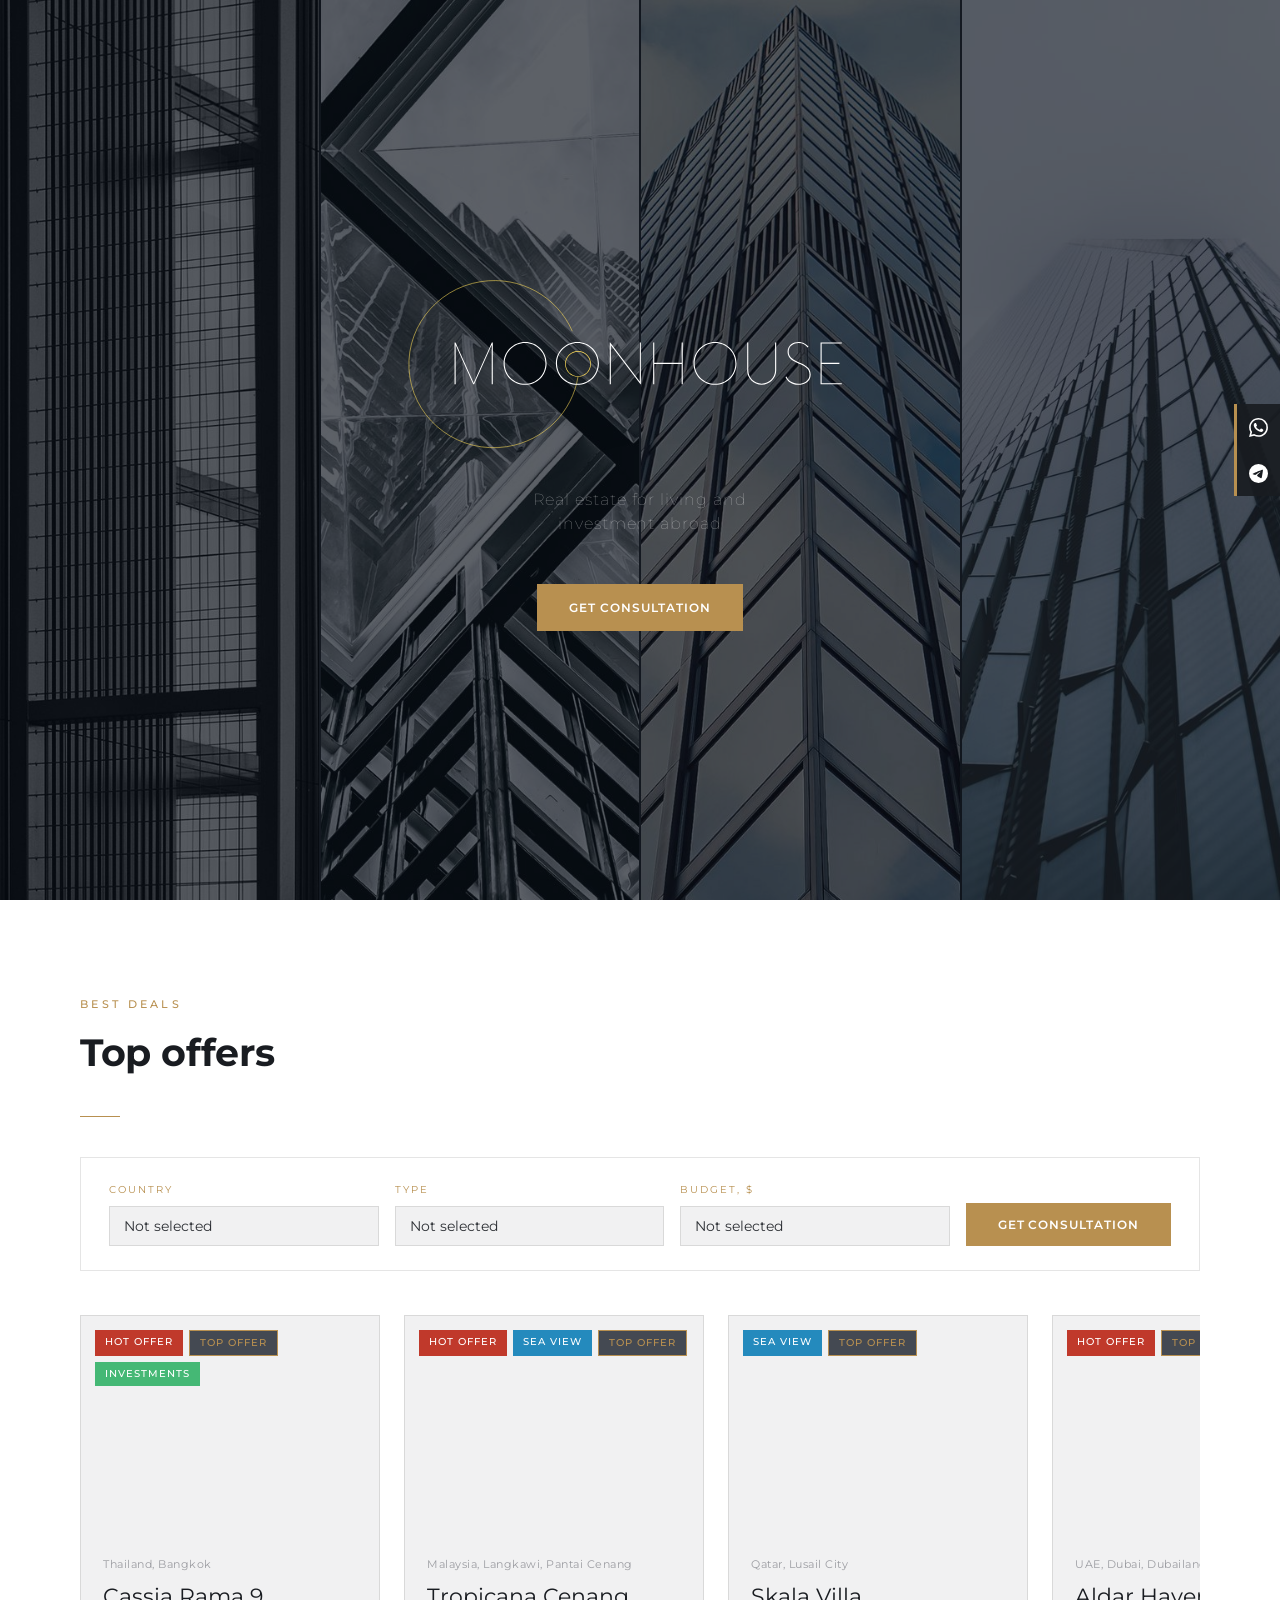
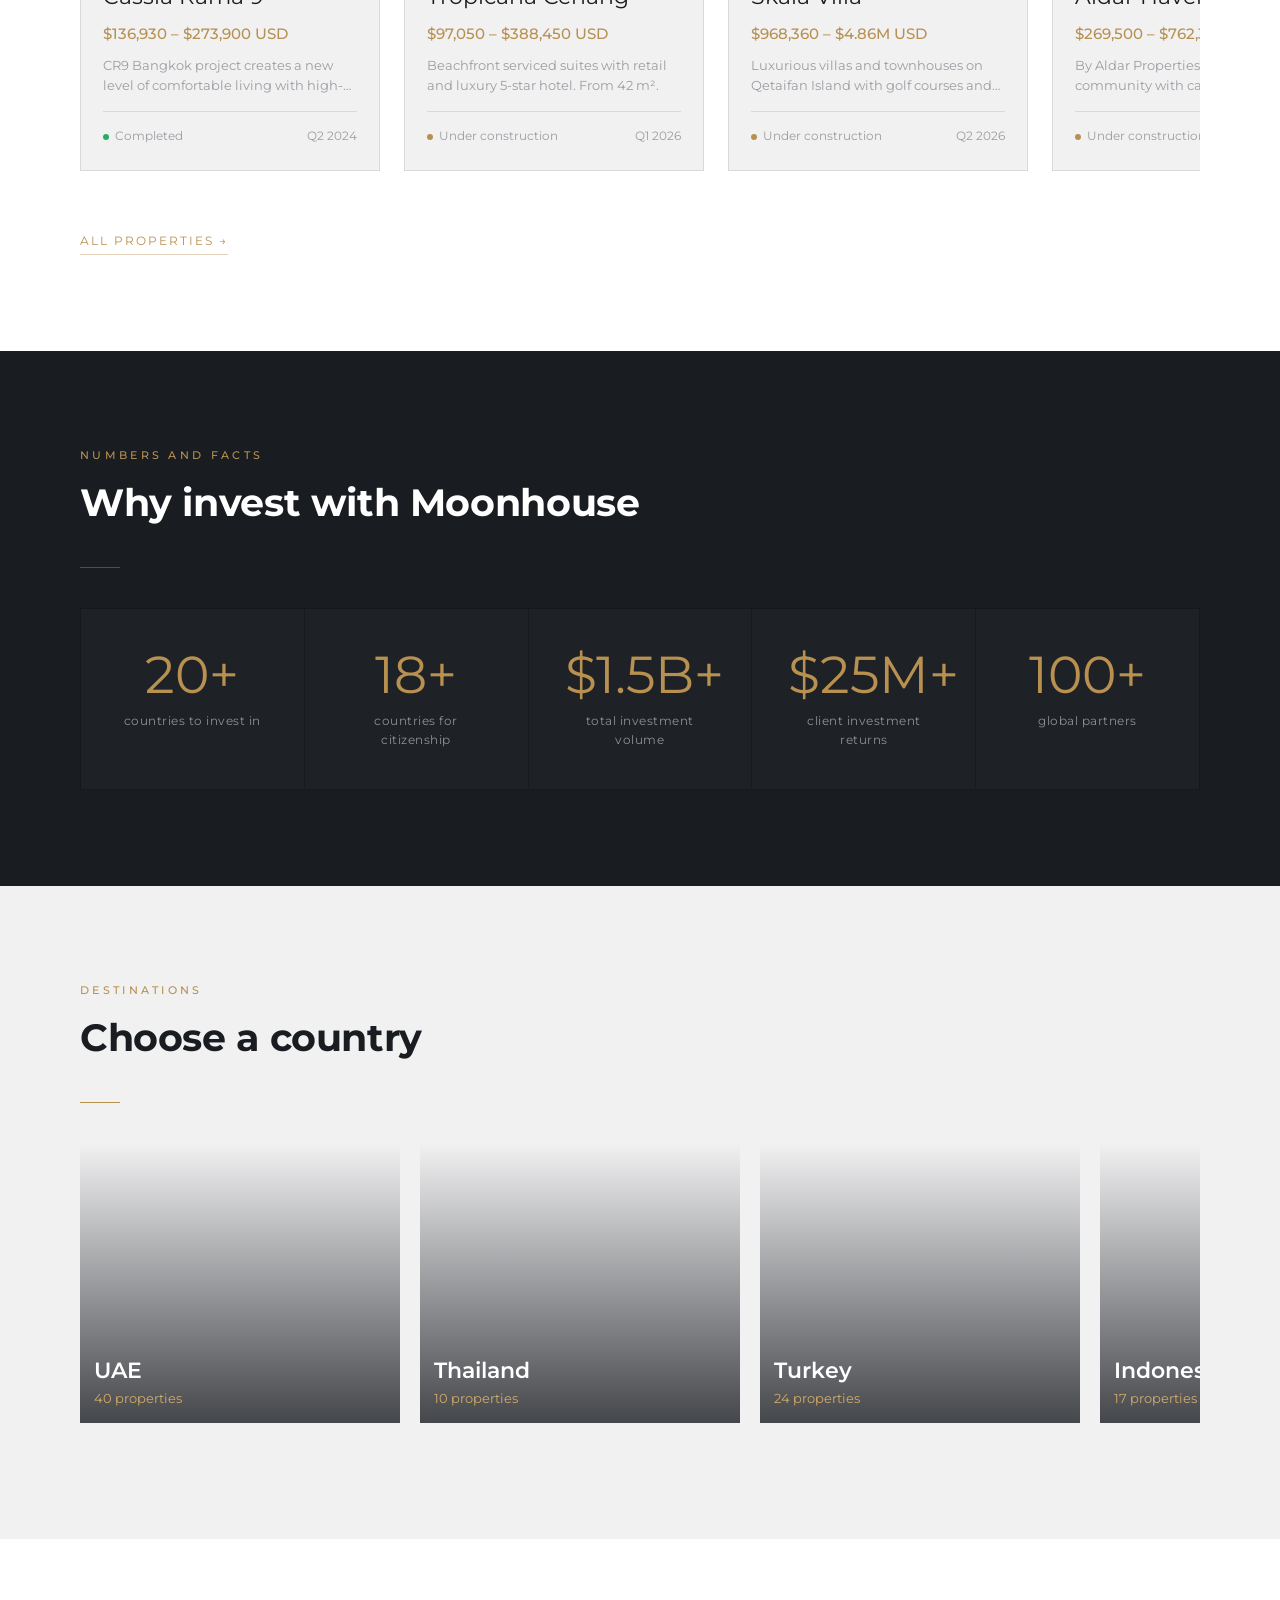
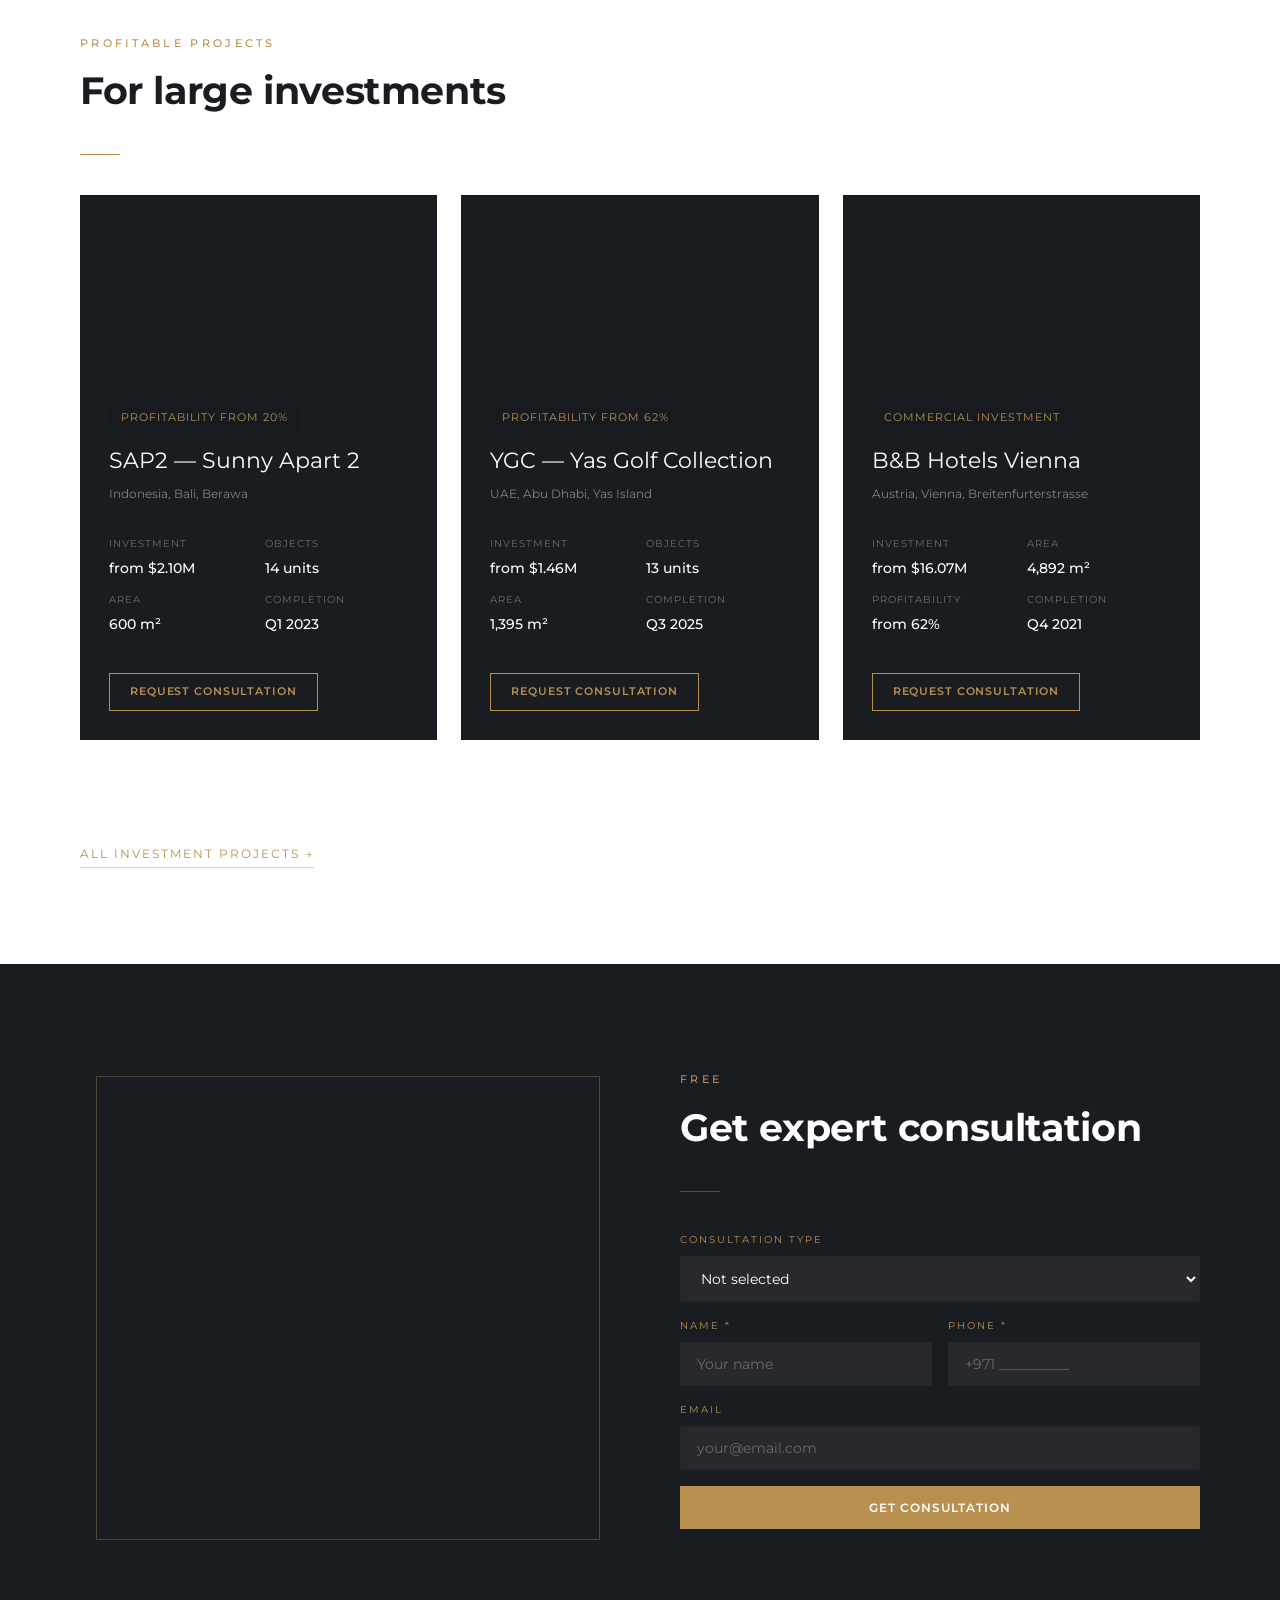
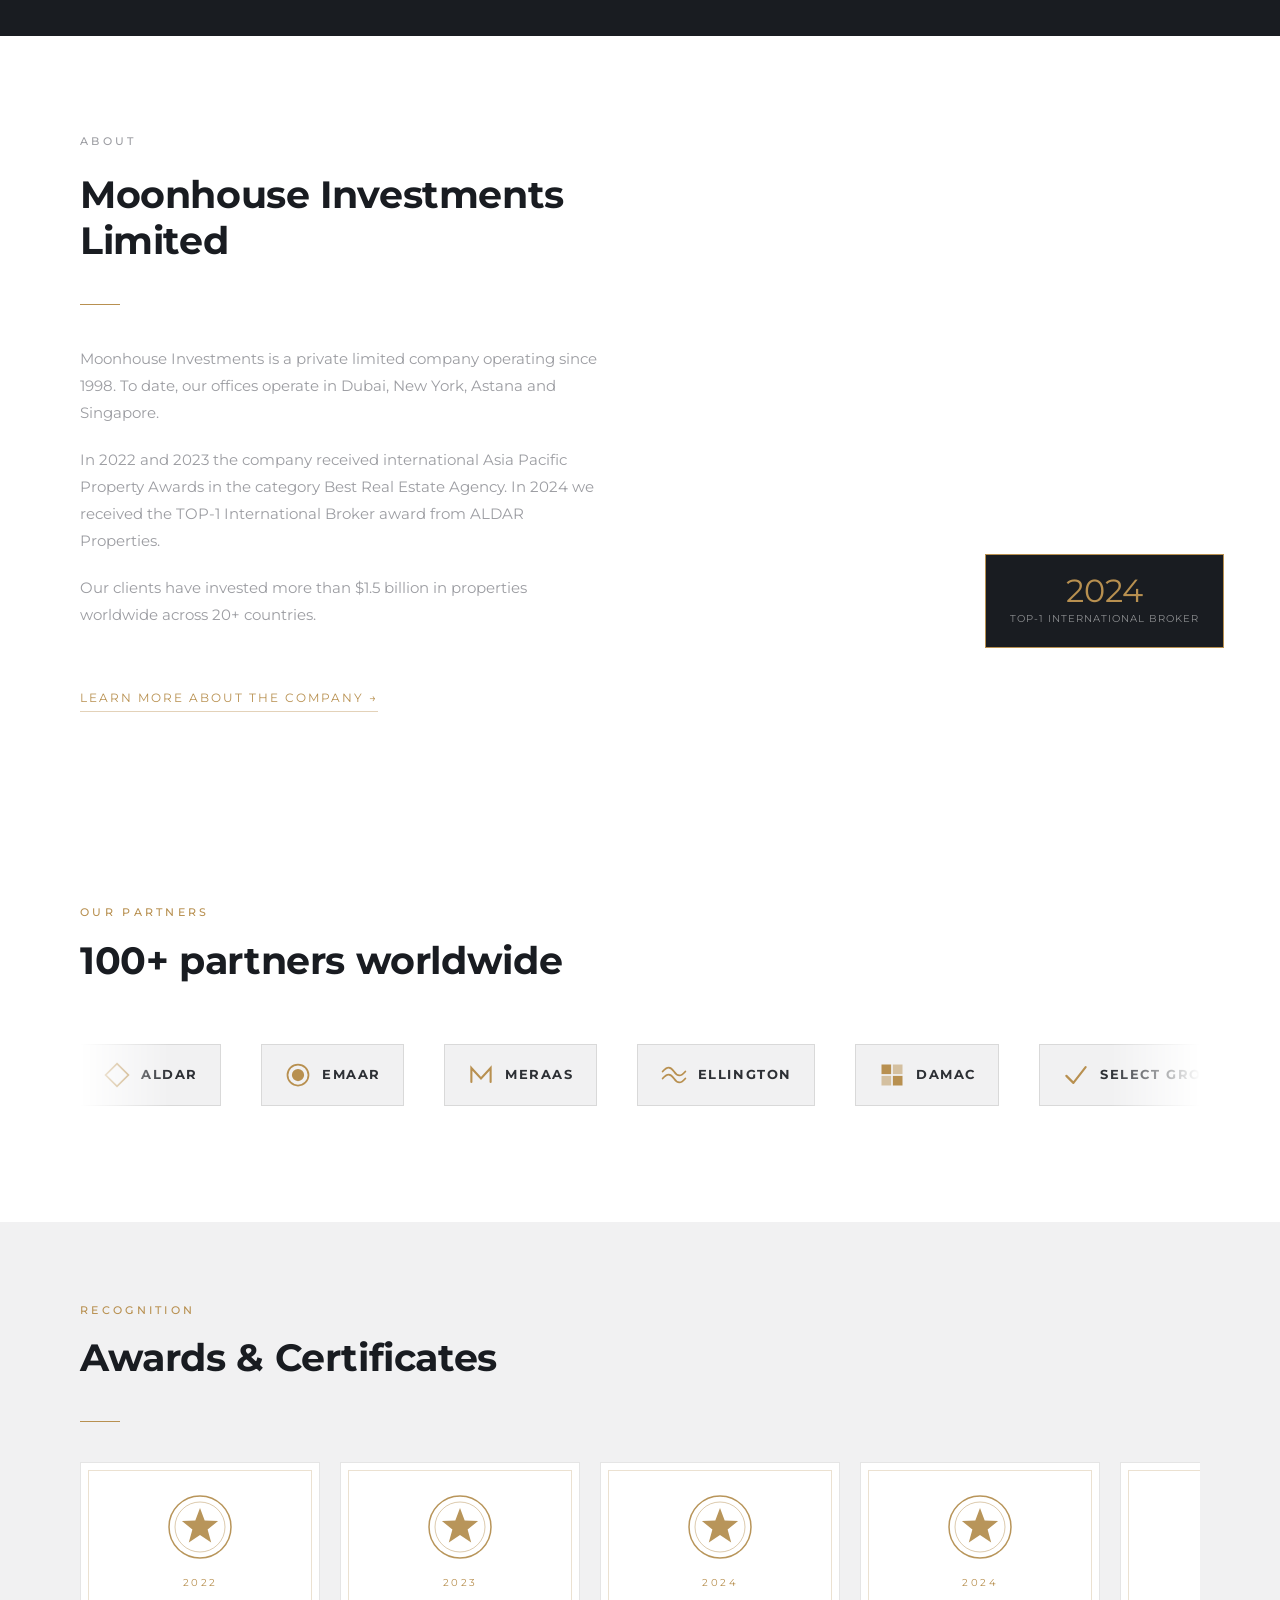
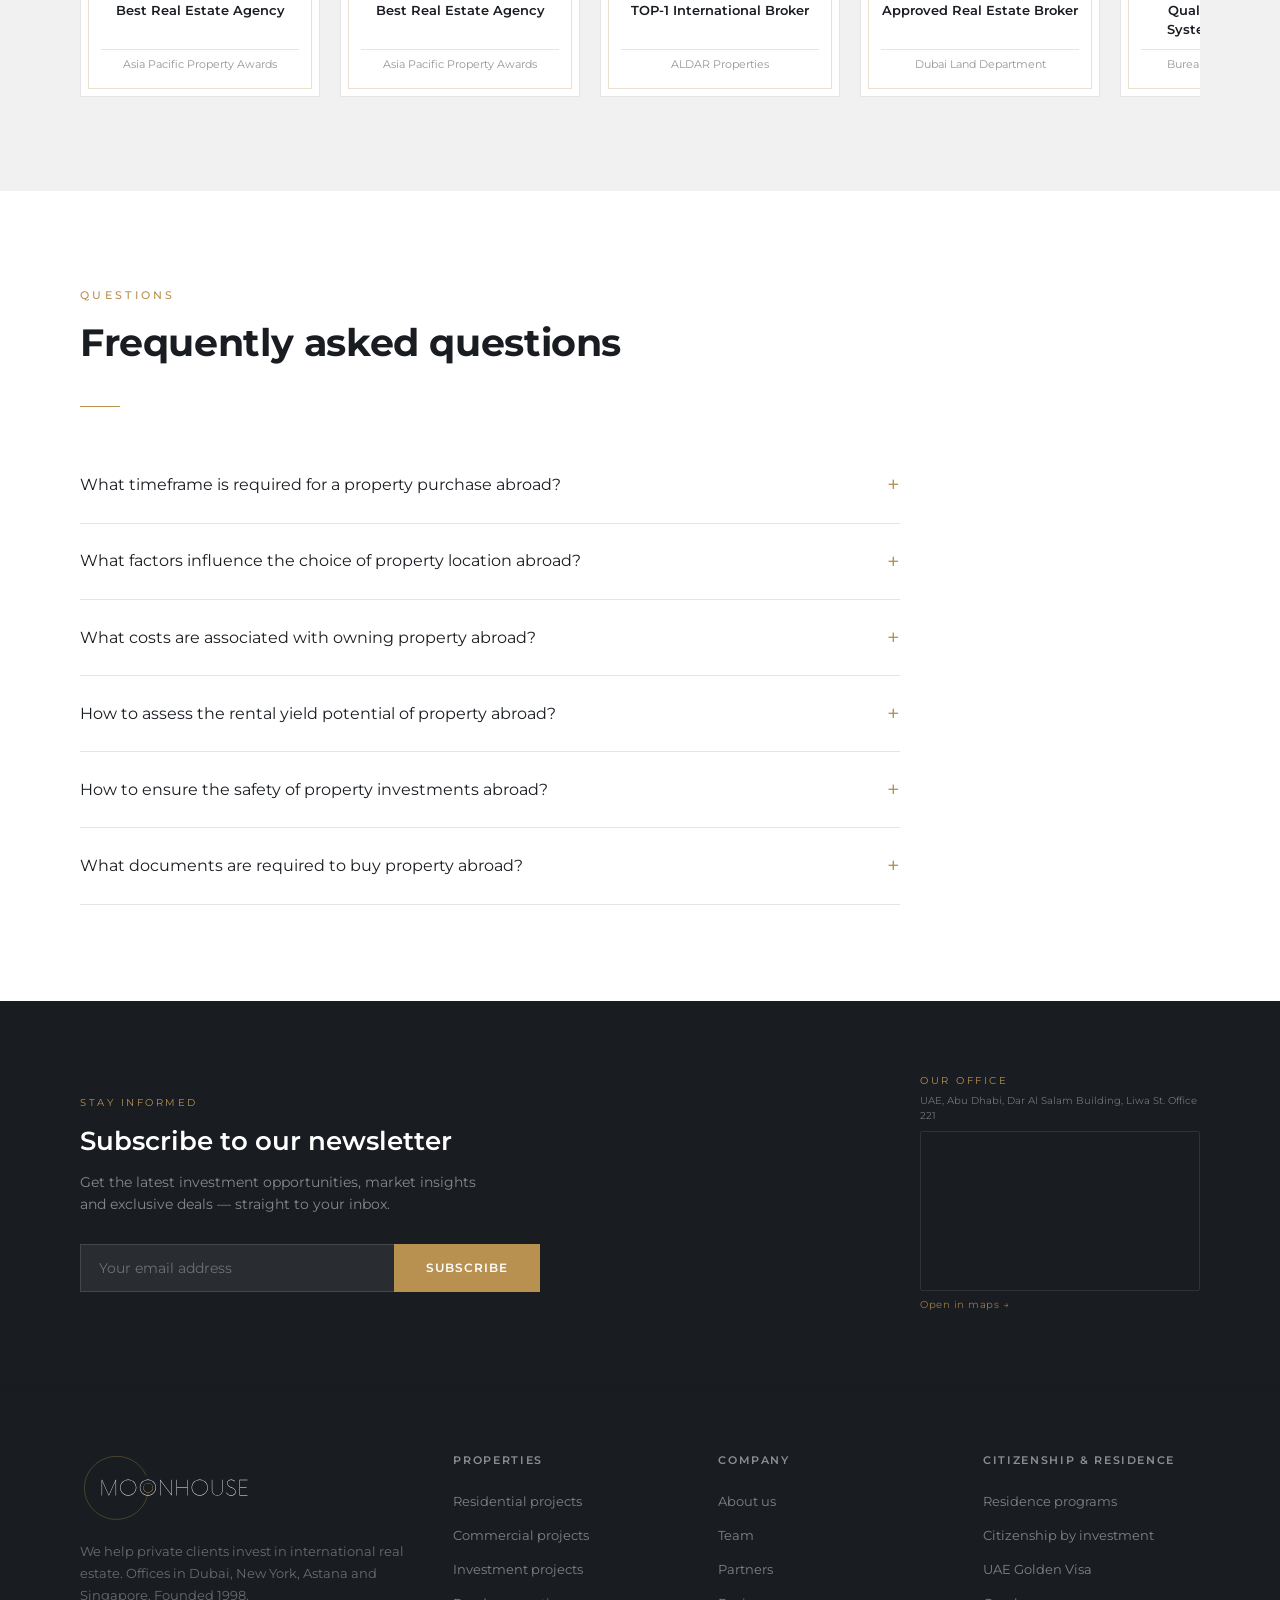
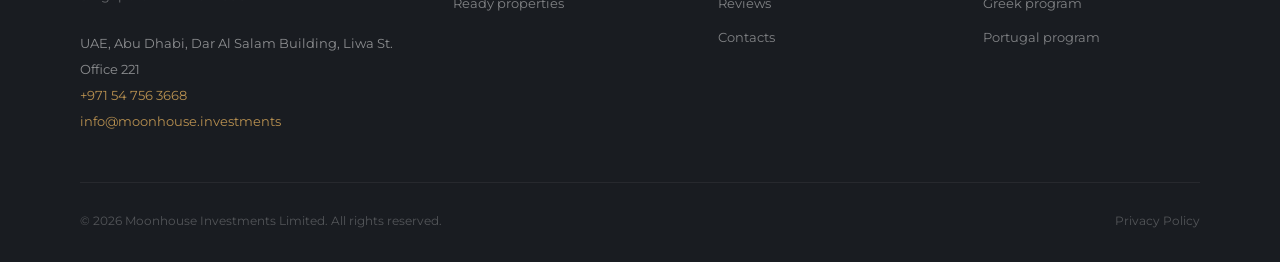
<file: index.html>
<!DOCTYPE html>
<html lang="en">
<head>
<meta charset="UTF-8">
<meta name="viewport" content="width=device-width, initial-scale=1.0">
<title>Moonhouse Investments — International Real Estate</title>
<link href="https://fonts.googleapis.com/css2?family=Montserrat:wght@400;500;600;700&display=swap" rel="stylesheet">
<link rel="stylesheet" href="style.css">
<style>
  /* ── HERO COLLAGE FULL BG (index only) ── */
  .hero {
    padding: 0 !important;
    overflow: hidden;
    align-items: center;
  }
  .hero-collage {
    position: absolute;
    inset: 0;
    display: grid;
    grid-template-columns: repeat(4, 1fr);
    grid-template-rows: 1fr;
    gap: 2px;
    z-index: 0;
  }
  .collage-item {
    background-size: cover;
    background-position: center;
    position: relative;
    overflow: hidden;
  }
  .hero-overlay {
    background: rgba(8,14,23,0.65) !important;
    z-index: 1;
  }
  /* Centered hero content */
  .hero-content {
    position: relative;
    z-index: 2;
    max-width: 640px;
    text-align: center;
    display: flex;
    flex-direction: column;
    align-items: center;
    padding: 0 32px;
    animation: fadeUp 1s ease both;
  }
  .hero-logo-big {
    width: clamp(300px, 38vw, 680px);
    height: auto;
    margin-bottom: 28px;
    filter: drop-shadow(0 2px 32px rgba(0,0,0,0.7));
  }
  .hero-tagline {
    font-family: 'Montserrat', sans-serif;
    font-size: clamp(14px, 1.6vw, 22px);
    font-weight: 100;
    color: rgba(255,255,255,0.78);
    line-height: 1.5;
    margin-bottom: 36px;
    letter-spacing: 0.06em;
  }

  /* ── PROPERTIES FILTER BAR ── */
  .props-filter {
    background: var(--white);
    border: 1px solid var(--border);
    padding: 24px 28px;
    margin-bottom: 44px;
    display: grid;
    grid-template-columns: 1fr 1fr 1fr auto;
    gap: 16px;
    align-items: end;
  }
  .props-filter-field label {
    display: block;
    font-size: 10px;
    letter-spacing: 2px;
    text-transform: uppercase;
    color: var(--gold);
    margin-bottom: 8px;
  }
  .props-filter-field select {
    width: 100%;
    background: var(--cream);
    border: 1px solid var(--border);
    padding: 10px 14px;
    color: var(--text);
    font-family: 'Montserrat', sans-serif;
    font-size: 14px;
    outline: none;
    appearance: none;
    -webkit-appearance: none;
    cursor: pointer;
    transition: border-color 0.2s;
  }
  .props-filter-field select:focus { border-color: var(--gold); }

  /* ── PROPS HORIZONTAL SCROLL ── */
  .props-grid {
    display: flex !important;
    flex-direction: row !important;
    overflow-x: auto;
    gap: 24px;
    padding-bottom: 20px;
    scroll-snap-type: x mandatory;
    -webkit-overflow-scrolling: touch;
  }
  .props-grid::-webkit-scrollbar { height: 5px; }
  .props-grid::-webkit-scrollbar-track { background: var(--cream); }
  .props-grid::-webkit-scrollbar-thumb { background: var(--gold); }
  .props-grid .prop-card {
    min-width: 300px;
    max-width: 300px;
    scroll-snap-align: start;
    flex-shrink: 0;
  }

  /* ── COUNTRIES HORIZONTAL SCROLL ── */
  .countries-grid {
    display: flex !important;
    flex-direction: row !important;
    grid-template-columns: none !important;
    overflow-x: auto;
    gap: 20px;
    padding-bottom: 20px;
    scroll-snap-type: x mandatory;
    -webkit-overflow-scrolling: touch;
  }
  .countries-grid::-webkit-scrollbar { height: 5px; }
  .countries-grid::-webkit-scrollbar-track { background: var(--cream); }
  .countries-grid::-webkit-scrollbar-thumb { background: var(--gold); }
  .countries-grid .country-link {
    flex-shrink: 0;
    scroll-snap-align: start;
    min-width: 320px;
    max-width: 320px;
  }
  .countries-grid .country-card {
    height: 280px !important;
  }
  .countries-grid .country-name { font-size: 22px; font-weight: 600; }
  .countries-grid .country-count { font-size: 13px; }

  /* ── FAQ SECTION ── */
  .faq-section { padding: 96px 80px; }

  /* ── OFFICES MAP ── */
  .offices-map-section { padding: 80px; background: var(--cream); }
  #offices-map { width: 100%; height: 460px; border: 1px solid var(--border); }

  /* ── RESPONSIVE ── */
  @media (max-width: 900px) {
    .hero { padding-top: 88px !important; align-items: center; }
    .hero-collage { grid-template-columns: repeat(2, 1fr); grid-template-rows: repeat(2, 1fr); }
    .hero-content { padding: 0 20px; }
    .hero-logo-big { width: clamp(300px, 72vw, 520px); height: auto; margin-bottom: 20px; }
    .hero-tagline { font-size: 22px; margin-bottom: 28px; }
    .props-filter { grid-template-columns: 1fr 1fr; }
    .faq-section { padding: 56px 20px; }
    .offices-map-section { padding: 48px 24px; }
    .props-grid .prop-card { min-width: 280px; max-width: 280px; }
    .countries-grid .country-link { min-width: 280px; max-width: 280px; }
    .countries-grid .country-card { height: 240px !important; }
  }
  @media (max-width: 580px) {
    .hero-collage { grid-template-columns: repeat(4, 1fr); grid-template-rows: 1fr; }
    .hero-content { padding: 0 20px; }
    .hero-logo-big { width: clamp(300px, 88vw, 420px); height: auto; margin-bottom: 16px; }
    .hero-tagline { font-size: 19px; margin-bottom: 24px; }
    .props-filter { grid-template-columns: 1fr; }
    .props-filter .btn-gold { width: 100%; text-align: center; }
    .faq-section { padding: 48px 16px; }
    .offices-map-section { padding: 40px 16px; }
    #offices-map { height: 300px; }
    .props-grid .prop-card { min-width: calc(100vw - 48px); max-width: calc(100vw - 48px); }
    .countries-grid .country-link { min-width: calc(100vw - 64px); max-width: calc(100vw - 64px); }
    .countries-grid .country-card { height: 220px !important; }
  }
</style>
</head>
<body>

<nav>
  <a href="index.html" class="logo"><img src="moonhouse-logo.svg" alt="Moonhouse Investments"></a>
  <ul class="nav-links">
    <li class="has-dropdown"><a href="projects.html" class="active">Projects ▾</a>
      <ul class="dropdown">
        <li><a href="projects.html">All Projects</a></li>
        <li><a href="commercial.html">Commercial</a></li>
        <li><a href="residential.html">Residential</a></li>
        <li><a href="top-offers.html">Top Offers</a></li>
      </ul>
    </li>
    <li><a href="investments.html">Investments</a></li>
    <li><a href="citizenship.html">Citizenship &amp; Residence</a></li>
    <li class="has-dropdown"><a href="about.html">About Us ▾</a>
      <ul class="dropdown">
        <li><a href="about.html">About Company</a></li>
        <li><a href="about.html#team">Team</a></li>
        <li><a href="about.html#partners">Partners</a></li>
        <li><a href="about.html#reviews">Reviews</a></li>
      </ul>
    </li>
    <li><a href="contacts.html">Contacts</a></li>
  </ul>
  <button class="hamburger" id="hamburger" aria-label="Open menu"><span></span><span></span><span></span></button>
  <a href="tel:+971547563668" class="nav-phone">+971 54 756 3668</a>
</nav>
<div class="nav-overlay" id="navOverlay"></div>

<!-- SOCIAL SIDEBAR -->
<div class="social-sidebar">
  <a href="https://wa.me/971547563668" target="_blank" rel="noopener" title="WhatsApp">
    <svg viewBox="0 0 24 24"><path d="M17.472 14.382c-.297-.149-1.758-.867-2.03-.967-.273-.099-.471-.148-.67.15-.197.297-.767.966-.94 1.164-.173.199-.347.223-.644.075-.297-.15-1.255-.463-2.39-1.475-.883-.788-1.48-1.761-1.653-2.059-.173-.297-.018-.458.13-.606.134-.133.298-.347.446-.52.149-.174.198-.298.298-.497.099-.198.05-.371-.025-.52-.075-.149-.669-1.612-.916-2.207-.242-.579-.487-.5-.669-.51-.173-.008-.371-.01-.57-.01-.198 0-.52.074-.792.372-.272.297-1.04 1.016-1.04 2.479 0 1.462 1.065 2.875 1.213 3.074.149.198 2.096 3.2 5.077 4.487.709.306 1.262.489 1.694.625.712.227 1.36.195 1.871.118.571-.085 1.758-.719 2.006-1.413.248-.694.248-1.289.173-1.413-.074-.124-.272-.198-.57-.347m-5.421 7.403h-.004a9.87 9.87 0 01-5.031-1.378l-.361-.214-3.741.982.998-3.648-.235-.374a9.86 9.86 0 01-1.51-5.26c.001-5.45 4.436-9.884 9.888-9.884 2.64 0 5.122 1.03 6.988 2.898a9.825 9.825 0 012.893 6.994c-.003 5.45-4.437 9.884-9.885 9.884m8.413-18.297A11.815 11.815 0 0012.05 0C5.495 0 .16 5.335.157 11.892c0 2.096.547 4.142 1.588 5.945L.057 24l6.305-1.654a11.882 11.882 0 005.683 1.448h.005c6.554 0 11.89-5.335 11.893-11.893a11.821 11.821 0 00-3.48-8.413z"/></svg>
  </a>
  <a href="https://t.me/moonhouseinvest" target="_blank" rel="noopener" title="Telegram">
    <svg viewBox="0 0 24 24"><path d="M11.944 0A12 12 0 0 0 0 12a12 12 0 0 0 12 12 12 12 0 0 0 12-12A12 12 0 0 0 12 0a12 12 0 0 0-.056 0zm4.962 7.224c.1-.002.321.023.465.14a.506.506 0 0 1 .171.325c.016.093.036.306.02.472-.18 1.898-.962 6.502-1.36 8.627-.168.9-.499 1.201-.82 1.23-.696.065-1.225-.46-1.9-.902-1.056-.693-1.653-1.124-2.678-1.8-1.185-.78-.417-1.21.258-1.91.177-.184 3.247-2.977 3.307-3.23.007-.032.014-.15-.056-.212s-.174-.041-.249-.024c-.106.024-1.793 1.14-5.061 3.345-.48.33-.913.49-1.302.48-.428-.008-1.252-.241-1.865-.44-.752-.245-1.349-.374-1.297-.789.027-.216.325-.437.893-.663 3.498-1.524 5.83-2.529 6.998-3.014 3.332-1.386 4.025-1.627 4.476-1.635z"/></svg>
  </a>
</div>

<!-- HERO -->
<div class="hero">

  <!-- 4 vertical photo strips -->
  <div class="hero-collage">
    <div class="collage-item" style="background-image:url('hero1.jpg');background-position:center center;"></div>
    <div class="collage-item" style="background-image:url('hero2.jpg');background-position:center center;"></div>
    <div class="collage-item" style="background-image:url('hero3.jpg');background-position:center center;"></div>
    <div class="collage-item" style="background-image:url('hero4.jpg');background-position:center center;"></div>
  </div>

  <div class="hero-overlay"></div>
  <div class="hero-content">
    <img src="moonhouse-logo.svg" alt="Moonhouse Investments" class="hero-logo-big">
    <p class="hero-tagline">Real estate for living and<br>investment abroad</p>
    <a href="#contact" class="btn-gold">Get consultation</a>
  </div>

</div>

<!-- TOP OFFERS -->
<section class="properties" id="properties">
  <p class="section-label">Best deals</p>
  <h2 class="section-title">Top offers</h2>
  <div class="divider"></div>

  <!-- Filter bar -->
  <div class="props-filter">
    <div class="props-filter-field">
      <label>Country</label>
      <select>
        <option>Not selected</option>
        <option>UAE</option><option>Thailand</option><option>Turkey</option>
        <option>Indonesia</option><option>Portugal</option><option>Greece</option>
        <option>Malaysia</option><option>Qatar</option><option>Oman</option>
        <option>Saudi Arabia</option><option>UK</option><option>USA</option>
      </select>
    </div>
    <div class="props-filter-field">
      <label>Type</label>
      <select>
        <option>Not selected</option>
        <option>Apartments</option><option>Villa</option><option>Penthouse</option>
        <option>Townhouse</option><option>Studio</option><option>Commercial</option>
      </select>
    </div>
    <div class="props-filter-field">
      <label>Budget, $</label>
      <select>
        <option>Not selected</option>
        <option>up to 100 000</option><option>100 000 – 300 000</option>
        <option>300 000 – 700 000</option><option>700 000 – 2 000 000</option>
        <option>from 2 000 000</option>
      </select>
    </div>
    <button class="btn-gold" style="white-space:nowrap;">Get consultation</button>
  </div>

  <div class="props-grid">

    <div class="prop-card">
      <div class="prop-img" style="background-image:url('https://images.unsplash.com/photo-1555400038-63f5ba517a47?w=600&q=75')">
        <div class="prop-badges">
          <span class="badge badge-hot">Hot offer</span>
          <span class="badge badge-top">Top offer</span>
          <span class="badge badge-invest">Investments</span>
        </div>
      </div>
      <div class="prop-body">
        <p class="prop-location">Thailand, Bangkok</p>
        <p class="prop-name">Cassia Rama 9</p>
        <p class="prop-price">$136,930 – $273,900 USD</p>
        <p class="prop-desc">CR9 Bangkok project creates a new level of comfortable living with high-quality and world-class services.</p>
        <div class="prop-footer">
          <span><span class="status-dot status-done"></span>Completed</span>
          <span>Q2 2024</span>
        </div>
      </div>
    </div>

    <div class="prop-card">
      <div class="prop-img" style="background-image:url('https://images.unsplash.com/photo-1540541338287-41700207dee6?w=600&q=75')">
        <div class="prop-badges">
          <span class="badge badge-hot">Hot offer</span>
          <span class="badge badge-sea">Sea view</span>
          <span class="badge badge-top">Top offer</span>
        </div>
      </div>
      <div class="prop-body">
        <p class="prop-location">Malaysia, Langkawi, Pantai Cenang</p>
        <p class="prop-name">Tropicana Cenang</p>
        <p class="prop-price">$97,050 – $388,450 USD</p>
        <p class="prop-desc">Beachfront serviced suites with retail and luxury 5-star hotel. From 42 m².</p>
        <div class="prop-footer">
          <span><span class="status-dot status-build"></span>Under construction</span>
          <span>Q1 2026</span>
        </div>
      </div>
    </div>

    <div class="prop-card">
      <div class="prop-img" style="background-image:url('https://images.unsplash.com/photo-1512453979798-5ea266f8880c?w=600&q=75')">
        <div class="prop-badges">
          <span class="badge badge-sea">Sea view</span>
          <span class="badge badge-top">Top offer</span>
        </div>
      </div>
      <div class="prop-body">
        <p class="prop-location">Qatar, Lusail City</p>
        <p class="prop-name">Skala Villa</p>
        <p class="prop-price">$968,360 – $4.86M USD</p>
        <p class="prop-desc">Luxurious villas and townhouses on Qetaifan Island with golf courses and beach access.</p>
        <div class="prop-footer">
          <span><span class="status-dot status-build"></span>Under construction</span>
          <span>Q2 2026</span>
        </div>
      </div>
    </div>

    <div class="prop-card">
      <div class="prop-img" style="background-image:url('https://images.unsplash.com/photo-1580587771525-78b9dba3b914?w=600&q=75')">
        <div class="prop-badges">
          <span class="badge badge-hot">Hot offer</span>
          <span class="badge badge-top">Top offer</span>
        </div>
      </div>
      <div class="prop-body">
        <p class="prop-location">UAE, Dubai, Dubailand</p>
        <p class="prop-name">Aldar Haven Verdes</p>
        <p class="prop-price">$269,500 – $762,300 USD</p>
        <p class="prop-desc">By Aldar Properties. Large green community with cafes, wellness, pools, kindergarten and school.</p>
        <div class="prop-footer">
          <span><span class="status-dot status-build"></span>Under construction</span>
          <span>Q3 2027</span>
        </div>
      </div>
    </div>

    <div class="prop-card">
      <div class="prop-img" style="background-image:url('https://images.unsplash.com/photo-1552465011-b4e21bf6e79a?w=600&q=75')">
        <div class="prop-badges">
          <span class="badge badge-sea">Sea view</span>
          <span class="badge badge-top">Top offer</span>
        </div>
      </div>
      <div class="prop-body">
        <p class="prop-location">Thailand, Phuket, Rawai</p>
        <p class="prop-name">Sunny Moon</p>
        <p class="prop-price">from $121,300 USD</p>
        <p class="prop-desc">2 blocks, 228 apartments, 8 floors. 750m from the beach. 33–134 m².</p>
        <div class="prop-footer">
          <span><span class="status-dot status-build"></span>Under construction</span>
          <span>Q4 2025</span>
        </div>
      </div>
    </div>

    <div class="prop-card">
      <div class="prop-img" style="background-image:url('https://images.unsplash.com/photo-1600596542815-ffad4c1539a9?w=600&q=75')">
        <div class="prop-badges">
          <span class="badge badge-top">Top offer</span>
          <span class="badge badge-invest">Investments</span>
        </div>
      </div>
      <div class="prop-body">
        <p class="prop-location">UAE, Abu Dhabi, Saadiyat Island</p>
        <p class="prop-name">The Source</p>
        <p class="prop-price">$626,000 – $1.83M USD</p>
        <p class="prop-desc">Saadiyat Groove. Near Zayed National Museum, Museum of Natural History, Abrahamic Family House.</p>
        <div class="prop-footer">
          <span><span class="status-dot status-build"></span>Under construction</span>
          <span>Q4 2026</span>
        </div>
      </div>
    </div>

  </div>
  <a href="residential.html" class="see-all">All properties →</a>
</section>

<!-- STATS -->
<section class="stats">
  <p class="section-label">Numbers and facts</p>
  <h2 class="section-title">Why invest with Moonhouse</h2>
  <div class="divider" style="background:rgba(184,149,90,0.4)"></div>
  <div class="stats-grid">
    <div class="stat-item"><div class="stat-num">20+</div><div class="stat-label">countries to invest in</div></div>
    <div class="stat-item"><div class="stat-num">18+</div><div class="stat-label">countries for citizenship</div></div>
    <div class="stat-item"><div class="stat-num">$1.5B+</div><div class="stat-label">total investment volume</div></div>
    <div class="stat-item"><div class="stat-num">$25M+</div><div class="stat-label">client investment returns</div></div>
    <div class="stat-item"><div class="stat-num">100+</div><div class="stat-label">global partners</div></div>
  </div>
</section>

<!-- COUNTRIES -->
<section class="countries" id="countries">
  <p class="section-label">Destinations</p>
  <h2 class="section-title">Choose a country</h2>
  <div class="divider"></div>
  <div class="countries-grid">
    <a href="residential.html?country=UAE" class="country-link"><div class="country-card"><div class="country-card-bg" style="background-image:url('https://images.unsplash.com/photo-1512453979798-5ea266f8880c?w=400&q=70')"></div><div class="country-card-overlay"><p class="country-name">UAE</p><p class="country-count">40 properties</p></div></div></a>
    <a href="residential.html?country=Thailand" class="country-link"><div class="country-card"><div class="country-card-bg" style="background-image:url('https://images.unsplash.com/photo-1552465011-b4e21bf6e79a?w=400&q=70')"></div><div class="country-card-overlay"><p class="country-name">Thailand</p><p class="country-count">10 properties</p></div></div></a>
    <a href="residential.html?country=Turkey" class="country-link"><div class="country-card"><div class="country-card-bg" style="background-image:url('https://images.unsplash.com/photo-1527838832700-5059252407fa?w=400&q=70')"></div><div class="country-card-overlay"><p class="country-name">Turkey</p><p class="country-count">24 properties</p></div></div></a>
    <a href="residential.html?country=Indonesia" class="country-link"><div class="country-card"><div class="country-card-bg" style="background-image:url('https://images.unsplash.com/photo-1537996194471-e657df975ab4?w=400&q=70')"></div><div class="country-card-overlay"><p class="country-name">Indonesia</p><p class="country-count">17 properties</p></div></div></a>
    <a href="residential.html?country=Portugal" class="country-link"><div class="country-card"><div class="country-card-bg" style="background-image:url('https://images.unsplash.com/photo-1555881400-74d7acaacd8b?w=400&q=70')"></div><div class="country-card-overlay"><p class="country-name">Portugal</p><p class="country-count">2 properties</p></div></div></a>
    <a href="residential.html?country=Greece" class="country-link"><div class="country-card"><div class="country-card-bg" style="background-image:url('https://images.unsplash.com/photo-1503152394-c571994fd383?w=400&q=70')"></div><div class="country-card-overlay"><p class="country-name">Greece</p><p class="country-count">5 properties</p></div></div></a>
    <a href="residential.html?country=UK" class="country-link"><div class="country-card"><div class="country-card-bg" style="background-image:url('https://images.unsplash.com/photo-1513635269975-59663e0ac1ad?w=400&q=70')"></div><div class="country-card-overlay"><p class="country-name">UK</p><p class="country-count">42 properties</p></div></div></a>
    <a href="residential.html?country=Spain" class="country-link"><div class="country-card"><div class="country-card-bg" style="background-image:url('https://images.unsplash.com/photo-1543783207-ec64e4d95325?w=400&q=70')"></div><div class="country-card-overlay"><p class="country-name">Spain</p><p class="country-count">6 properties</p></div></div></a>
    <a href="residential.html?country=Malaysia" class="country-link"><div class="country-card"><div class="country-card-bg" style="background-image:url('https://images.unsplash.com/photo-1596422846543-75c6fc197f07?w=400&q=70')"></div><div class="country-card-overlay"><p class="country-name">Malaysia</p><p class="country-count">3 properties</p></div></div></a>
    <a href="residential.html?country=Oman" class="country-link"><div class="country-card"><div class="country-card-bg" style="background-image:url('https://images.unsplash.com/photo-1506905925346-21bda4d32df4?w=400&q=70')"></div><div class="country-card-overlay"><p class="country-name">Oman</p><p class="country-count">2 properties</p></div></div></a>
  </div>
</section>

<!-- INVESTMENTS -->
<section class="invest-section" id="investments">
  <p class="section-label">Profitable projects</p>
  <h2 class="section-title">For large investments</h2>
  <div class="divider"></div>
  <div class="featured-invest-grid">

    <div class="featured-invest-card">
      <div class="featured-invest-img" style="background-image:url('https://images.unsplash.com/photo-1537996194471-e657df975ab4?w=600&q=75')"></div>
      <div class="featured-invest-body">
        <span class="invest-profit">Profitability from 20%</span>
        <p class="invest-name">SAP2 — Sunny Apart 2</p>
        <p class="invest-location">Indonesia, Bali, Berawa</p>
        <div class="invest-meta">
          <div class="invest-meta-item"><label>Investment</label><span>from $2.10M</span></div>
          <div class="invest-meta-item"><label>Objects</label><span>14 units</span></div>
          <div class="invest-meta-item"><label>Area</label><span>600 m²</span></div>
          <div class="invest-meta-item"><label>Completion</label><span>Q1 2023</span></div>
        </div>
        <a href="investments.html" class="btn-outline" style="font-size:11px;padding:9px 20px;">Request consultation</a>
      </div>
    </div>

    <div class="featured-invest-card">
      <div class="featured-invest-img" style="background-image:url('https://images.unsplash.com/photo-1600596542815-ffad4c1539a9?w=600&q=75')"></div>
      <div class="featured-invest-body">
        <span class="invest-profit">Profitability from 62%</span>
        <p class="invest-name">YGC — Yas Golf Collection</p>
        <p class="invest-location">UAE, Abu Dhabi, Yas Island</p>
        <div class="invest-meta">
          <div class="invest-meta-item"><label>Investment</label><span>from $1.46M</span></div>
          <div class="invest-meta-item"><label>Objects</label><span>13 units</span></div>
          <div class="invest-meta-item"><label>Area</label><span>1,395 m²</span></div>
          <div class="invest-meta-item"><label>Completion</label><span>Q3 2025</span></div>
        </div>
        <a href="investments.html" class="btn-outline" style="font-size:11px;padding:9px 20px;">Request consultation</a>
      </div>
    </div>

    <div class="featured-invest-card">
      <div class="featured-invest-img" style="background-image:url('https://images.unsplash.com/photo-1566073771259-6a8506099945?w=600&q=75')"></div>
      <div class="featured-invest-body">
        <span class="invest-profit">Commercial investment</span>
        <p class="invest-name">B&amp;B Hotels Vienna</p>
        <p class="invest-location">Austria, Vienna, Breitenfurterstrasse</p>
        <div class="invest-meta">
          <div class="invest-meta-item"><label>Investment</label><span>from $16.07M</span></div>
          <div class="invest-meta-item"><label>Area</label><span>4,892 m²</span></div>
          <div class="invest-meta-item"><label>Profitability</label><span>from 62%</span></div>
          <div class="invest-meta-item"><label>Completion</label><span>Q4 2021</span></div>
        </div>
        <a href="investments.html" class="btn-outline" style="font-size:11px;padding:9px 20px;">Request consultation</a>
      </div>
    </div>

  </div>
  <a href="investments.html" class="see-all">All investment projects →</a>
</section>

<!-- CONSULTATION -->
<section class="consultation" id="contact">
  <div class="consult-grid">
    <div class="consult-img"></div>
    <div class="consult-form">
      <p class="section-label">Free</p>
      <h2 class="section-title">Get expert consultation</h2>
      <div class="divider" style="background:rgba(184,149,90,0.4)"></div>
      <div class="form-group">
        <label>Consultation type</label>
        <select><option>Not selected</option><option>Investments</option><option>Obtaining citizenship abroad</option><option>Residential property purchase</option></select>
      </div>
      <div class="form-row">
        <div class="form-group"><label>Name *</label><input type="text" placeholder="Your name"></div>
        <div class="form-group"><label>Phone *</label><input type="tel" placeholder="+971 __________"></div>
      </div>
      <div class="form-group"><label>Email</label><input type="email" placeholder="your@email.com"></div>
      <button class="btn-gold" style="width:100%;padding:14px;">Get consultation</button>
    </div>
  </div>
</section>

<!-- ABOUT -->
<section class="about" id="about">
  <div class="about-grid">
    <div class="about-text">
      <p class="section-label">About</p>
      <h2 class="section-title">Moonhouse Investments Limited</h2>
      <div class="divider"></div>
      <p>Moonhouse Investments is a private limited company operating since 1998. To date, our offices operate in Dubai, New York, Astana and Singapore.</p>
      <p>In 2022 and 2023 the company received international Asia Pacific Property Awards in the category Best Real Estate Agency. In 2024 we received the TOP-1 International Broker award from ALDAR Properties.</p>
      <p>Our clients have invested more than $1.5 billion in properties worldwide across 20+ countries.</p>
      <a href="about.html" class="see-all">Learn more about the company →</a>
    </div>
    <div class="about-img">
      <div class="about-award">
        <div class="award-year">2024</div>
        <div class="award-label">TOP-1 International Broker</div>
      </div>
    </div>
  </div>
</section>

<!-- PARTNERS -->
<section class="partners" id="partners">
  <p class="section-label">Our partners</p>
  <h2 class="section-title" style="margin-bottom:40px;">100+ partners worldwide</h2>
  <div class="partners-track">
    <span class="partner-logo"><svg class="partner-mark" viewBox="0 0 32 32" fill="none" stroke="currentColor" stroke-width="2"><path d="M16 3 L29 16 L16 29 L3 16 Z"/></svg><span class="partner-text">ALDAR</span></span>
    <span class="partner-logo"><svg class="partner-mark" viewBox="0 0 32 32" fill="none" stroke="currentColor" stroke-width="2"><circle cx="16" cy="16" r="12"/><circle cx="16" cy="16" r="6" fill="currentColor"/></svg><span class="partner-text">EMAAR</span></span>
    <span class="partner-logo"><svg class="partner-mark" viewBox="0 0 32 32" fill="none" stroke="currentColor" stroke-width="2.4" stroke-linecap="round"><path d="M5 24 L5 8 L16 20 L27 8 L27 24"/></svg><span class="partner-text">MERAAS</span></span>
    <span class="partner-logo"><svg class="partner-mark" viewBox="0 0 32 32" fill="none" stroke="currentColor" stroke-width="2" stroke-linecap="round"><path d="M3 20 C8 14, 12 14, 16 20 S24 26, 29 20"/><path d="M3 12 C8 6, 12 6, 16 12 S24 18, 29 12"/></svg><span class="partner-text">Ellington</span></span>
    <span class="partner-logo"><svg class="partner-mark" viewBox="0 0 32 32" fill="currentColor"><rect x="4" y="4" width="11" height="11"/><rect x="17" y="4" width="11" height="11" opacity="0.5"/><rect x="4" y="17" width="11" height="11" opacity="0.5"/><rect x="17" y="17" width="11" height="11"/></svg><span class="partner-text">Damac</span></span>
    <span class="partner-logo"><svg class="partner-mark" viewBox="0 0 32 32" fill="none" stroke="currentColor" stroke-width="2.5" stroke-linecap="round" stroke-linejoin="round"><path d="M5 17 L13 25 L27 7"/></svg><span class="partner-text">Select Group</span></span>
    <span class="partner-logo"><svg class="partner-mark" viewBox="0 0 32 32" fill="none" stroke="currentColor" stroke-width="2" stroke-linejoin="round"><path d="M6 24 L6 12 L16 4 L26 12 L26 24"/><path d="M12 16 L20 16"/></svg><span class="partner-text">Berkeley Group</span></span>
    <span class="partner-logo"><svg class="partner-mark" viewBox="0 0 32 32" fill="none" stroke="currentColor" stroke-width="2" stroke-linejoin="round"><path d="M4 26 L4 14 L16 5 L28 14 L28 26 Z"/><rect x="13" y="18" width="6" height="8" fill="currentColor"/></svg><span class="partner-text">Barratt</span></span>
    <span class="partner-logo"><svg class="partner-mark" viewBox="0 0 32 32" fill="none" stroke="currentColor" stroke-width="2.4"><path d="M4 22 A12 12 0 0 1 28 22"/><circle cx="16" cy="22" r="2.5" fill="currentColor"/></svg><span class="partner-text">RAK Properties</span></span>
    <span class="partner-logo"><svg class="partner-mark" viewBox="0 0 32 32" fill="none" stroke="currentColor" stroke-width="2"><rect x="5" y="5" width="22" height="22"/><rect x="11" y="11" width="10" height="10" fill="currentColor"/></svg><span class="partner-text">London Square</span></span>
    <span class="partner-logo"><svg class="partner-mark" viewBox="0 0 32 32" fill="none" stroke="currentColor" stroke-width="2" stroke-linecap="round"><circle cx="16" cy="16" r="6" fill="currentColor"/><path d="M16 3 L16 7 M16 25 L16 29 M3 16 L7 16 M25 16 L29 16 M6.5 6.5 L9 9 M23 23 L25.5 25.5 M6.5 25.5 L9 23 M23 9 L25.5 6.5"/></svg><span class="partner-text">Sunny Development</span></span>
    <span class="partner-logo"><svg class="partner-mark" viewBox="0 0 32 32" fill="none" stroke="currentColor" stroke-width="2.4" stroke-linejoin="round"><path d="M7 27 L7 5 L19 5 A6 6 0 0 1 19 17 L7 17 M19 17 L26 27"/></svg><span class="partner-text">RENAKER</span></span>
    <span class="partner-logo"><svg class="partner-mark" viewBox="0 0 32 32" fill="none" stroke="currentColor" stroke-width="2"><path d="M16 3 L29 16 L16 29 L3 16 Z"/></svg><span class="partner-text">ALDAR</span></span>
    <span class="partner-logo"><svg class="partner-mark" viewBox="0 0 32 32" fill="none" stroke="currentColor" stroke-width="2"><circle cx="16" cy="16" r="12"/><circle cx="16" cy="16" r="6" fill="currentColor"/></svg><span class="partner-text">EMAAR</span></span>
  </div>
</section>

<!-- CERTIFICATES -->
<section class="certs-section">
  <p class="section-label">Recognition</p>
  <h2 class="section-title">Awards &amp; Certificates</h2>
  <div class="divider"></div>
  <div class="certs-grid">

    <div class="cert-card">
      <svg class="cert-seal" viewBox="0 0 68 68"><circle cx="34" cy="34" r="31" fill="none" stroke="#b8955a" stroke-width="1.5"/><circle cx="34" cy="34" r="25" fill="none" stroke="#b8955a" stroke-width="0.5"/><path d="M34,15 L38.7,27.5 L52.1,28.1 L41.6,36.5 L45.2,49.4 L34,42 L22.8,49.4 L26.4,36.5 L15.9,28.1 L29.3,27.5 Z" fill="#b8955a"/></svg>
      <p class="cert-year">2022</p>
      <p class="cert-title">Best Real Estate Agency</p>
      <p class="cert-issuer">Asia Pacific Property Awards</p>
    </div>

    <div class="cert-card">
      <svg class="cert-seal" viewBox="0 0 68 68"><circle cx="34" cy="34" r="31" fill="none" stroke="#b8955a" stroke-width="1.5"/><circle cx="34" cy="34" r="25" fill="none" stroke="#b8955a" stroke-width="0.5"/><path d="M34,15 L38.7,27.5 L52.1,28.1 L41.6,36.5 L45.2,49.4 L34,42 L22.8,49.4 L26.4,36.5 L15.9,28.1 L29.3,27.5 Z" fill="#b8955a"/></svg>
      <p class="cert-year">2023</p>
      <p class="cert-title">Best Real Estate Agency</p>
      <p class="cert-issuer">Asia Pacific Property Awards</p>
    </div>

    <div class="cert-card">
      <svg class="cert-seal" viewBox="0 0 68 68"><circle cx="34" cy="34" r="31" fill="none" stroke="#b8955a" stroke-width="1.5"/><circle cx="34" cy="34" r="25" fill="none" stroke="#b8955a" stroke-width="0.5"/><path d="M34,15 L38.7,27.5 L52.1,28.1 L41.6,36.5 L45.2,49.4 L34,42 L22.8,49.4 L26.4,36.5 L15.9,28.1 L29.3,27.5 Z" fill="#b8955a"/></svg>
      <p class="cert-year">2024</p>
      <p class="cert-title">TOP-1 International Broker</p>
      <p class="cert-issuer">ALDAR Properties</p>
    </div>

    <div class="cert-card">
      <svg class="cert-seal" viewBox="0 0 68 68"><circle cx="34" cy="34" r="31" fill="none" stroke="#b8955a" stroke-width="1.5"/><circle cx="34" cy="34" r="25" fill="none" stroke="#b8955a" stroke-width="0.5"/><path d="M34,15 L38.7,27.5 L52.1,28.1 L41.6,36.5 L45.2,49.4 L34,42 L22.8,49.4 L26.4,36.5 L15.9,28.1 L29.3,27.5 Z" fill="#b8955a"/></svg>
      <p class="cert-year">2024</p>
      <p class="cert-title">Approved Real Estate Broker</p>
      <p class="cert-issuer">Dubai Land Department</p>
    </div>

    <div class="cert-card">
      <svg class="cert-seal" viewBox="0 0 68 68"><circle cx="34" cy="34" r="31" fill="none" stroke="#b8955a" stroke-width="1.5"/><circle cx="34" cy="34" r="25" fill="none" stroke="#b8955a" stroke-width="0.5"/><path d="M34,15 L38.7,27.5 L52.1,28.1 L41.6,36.5 L45.2,49.4 L34,42 L22.8,49.4 L26.4,36.5 L15.9,28.1 L29.3,27.5 Z" fill="#b8955a"/></svg>
      <p class="cert-year">2023</p>
      <p class="cert-title">Quality Management System ISO 9001:2015</p>
      <p class="cert-issuer">Bureau Veritas Certification</p>
    </div>

  </div>
</section>

<!-- FAQ -->
<section style="background:var(--white);" class="faq-section">
  <p class="section-label">Questions</p>
  <h2 class="section-title">Frequently asked questions</h2>
  <div class="divider"></div>
  <div class="faq-list">
    <div class="faq-item"><div class="faq-question">What timeframe is required for a property purchase abroad?</div><div class="faq-answer">Timing depends on the country and complexity of the transaction, but it usually takes a few months from initial selection to completion.</div></div>
    <div class="faq-item"><div class="faq-question">What factors influence the choice of property location abroad?</div><div class="faq-answer">Location factors include availability of infrastructure, proximity to the sea or mountains, tax policies of the region, rental demand and long-term capital growth potential.</div></div>
    <div class="faq-item"><div class="faq-question">What costs are associated with owning property abroad?</div><div class="faq-answer">In addition to the purchase price, there may be costs for taxes, utilities, property management, maintenance and repairs. Our specialists will provide a full cost breakdown for each country.</div></div>
    <div class="faq-item"><div class="faq-question">How to assess the rental yield potential of property abroad?</div><div class="faq-answer">Rental yields depend on location, property type and market conditions. Analysing comparable rental rates will help to assess the potential return on investment.</div></div>
    <div class="faq-item"><div class="faq-question">How to ensure the safety of property investments abroad?</div><div class="faq-answer">It is important to conduct detailed market research, co-operate with reliable agents and lawyers, and keep abreast of changes in local legislation. We provide full legal support at every stage.</div></div>
    <div class="faq-item"><div class="faq-question">What documents are required to buy property abroad?</div><div class="faq-answer">Documents and requirements vary by country, but usually include a valid passport and proof of funds. In some countries a visa or residence permit may be required.</div></div>
  </div>
</section>

<!-- NEWSLETTER -->
<section class="newsletter-section">
  <div class="newsletter-left">
    <div>
      <p class="newsletter-label-small">Stay informed</p>
      <h2 class="newsletter-title">Subscribe to our newsletter</h2>
      <p class="newsletter-sub">Get the latest investment opportunities, market insights and exclusive deals — straight to your inbox.</p>
    </div>
    <form class="newsletter-form" onsubmit="return false;">
      <input type="email" class="newsletter-input" placeholder="Your email address">
      <button type="submit" class="btn-gold">Subscribe</button>
    </form>
  </div>
  <div class="footer-map-box">
    <p class="newsletter-label-small">Our office</p>
    <p class="map-address">UAE, Abu Dhabi, Dar Al Salam Building, Liwa St. Office 221</p>
    <iframe src="https://www.openstreetmap.org/export/embed.html?bbox=54.352%2C24.474%2C54.372%2C24.494&layer=mapnik&marker=24.484%2C54.362" frameborder="0" scrolling="no" title="Office location"></iframe>
    <a href="https://www.openstreetmap.org/?mlat=24.484&mlon=54.362#map=16/24.484/54.362" target="_blank" rel="noopener" class="map-link">Open in maps →</a>
  </div>
</section>

<footer>
  <div class="footer-grid">
    <div>
      <a href="index.html" class="footer-logo"><img src="moonhouse-logo.svg" alt="Moonhouse Investments"></a>
      <p class="footer-about">We help private clients invest in international real estate. Offices in Dubai, New York, Astana and Singapore. Founded 1998.</p>
      <div class="footer-contact">
        <div>UAE, Abu Dhabi, Dar Al Salam Building, Liwa St. Office 221</div>
        <div><a href="tel:+971547563668">+971 54 756 3668</a></div>
        <div><a href="mailto:info@moonhouse.investments">info@moonhouse.investments</a></div>
      </div>
    </div>
    <div class="footer-col">
      <h4>Properties</h4>
      <ul>
        <li><a href="residential.html">Residential projects</a></li>
        <li><a href="commercial.html">Commercial projects</a></li>
        <li><a href="investments.html">Investment projects</a></li>
        <li><a href="residential.html">Ready properties</a></li>
      </ul>
    </div>
    <div class="footer-col">
      <h4>Company</h4>
      <ul>
        <li><a href="about.html">About us</a></li>
        <li><a href="about.html#team">Team</a></li>
        <li><a href="about.html#partners">Partners</a></li>
        <li><a href="about.html#reviews">Reviews</a></li>
        <li><a href="contacts.html">Contacts</a></li>
      </ul>
    </div>
    <div class="footer-col">
      <h4>Citizenship &amp; Residence</h4>
      <ul>
        <li><a href="citizenship.html">Residence programs</a></li>
        <li><a href="citizenship.html#citizenship">Citizenship by investment</a></li>
        <li><a href="citizenship.html#uae">UAE Golden Visa</a></li>
        <li><a href="citizenship.html#greece">Greek program</a></li>
        <li><a href="citizenship.html#portugal">Portugal program</a></li>
      </ul>
    </div>
  </div>
  <div class="footer-bottom">
    <span>© 2026 Moonhouse Investments Limited. All rights reserved.</span>
    <span><a href="#" style="color:rgba(255,255,255,0.25);text-decoration:none;">Privacy Policy</a></span>
  </div>
</footer>

<script src="app.js"></script>
<script>
// ── Form handlers come from app.js (toast notifications) ─────────────

// ── Scroll-reveal nav (homepage only) ─────────────────
(function() {
  var nav = document.querySelector('nav');
  // Start hidden on all screen sizes
  nav.classList.add('nav-hidden');

  function update() {
    var threshold = window.innerHeight * 0.3;
    if (window.scrollY > threshold) {
      nav.classList.remove('nav-hidden');
    } else {
      nav.classList.add('nav-hidden');
    }
  }
  window.addEventListener('scroll', update, { passive: true });
  window.addEventListener('resize', update);
})();

// ── Make prop-cards clickable ──────────────────────────
(function() {
  var NAME_TO_ID = {
    'Aldar Haven Verdes': 'aldar-haven-verdes',
    'The Source': 'the-source',
    'Gardenia Bay': 'gardenia-bay',
    'Yas Golf Collection': 'yas-golf-collection',
    'Bay Views': 'bay-views',
    'Manarat Living': 'manarat-living',
    'Cassia Rama 9': 'cassia-rama-9',
    'Sunny Moon': 'sunny-moon',
    'Laguna Lakelands': 'laguna-lakelands',
    'Sunny Ocean Berawa': 'sunny-ocean-berawa',
    'Sunny Ocean': 'sunny-ocean',
    'Sunny Apart': 'sunny-apart',
    '250 City Road': '250-city-road',
    'Aegean Heights': 'aegean-heights',
    'Quinta da Luz': 'quinta-da-luz',
    'Tropicana Cenang': 'tropicana-cenang',
    'Skala Villa': 'skala-villa'
  };
  document.querySelectorAll('.prop-card').forEach(function(card) {
    var nameEl = card.querySelector('.prop-name');
    if (!nameEl) return;
    var id = NAME_TO_ID[nameEl.textContent.trim()];
    if (!id) return;
    card.style.cursor = 'pointer';
    card.addEventListener('click', function() {
      window.location.href = 'property.html?id=' + id;
    });
  });
})();
</script>
</body>
</html>
</file>
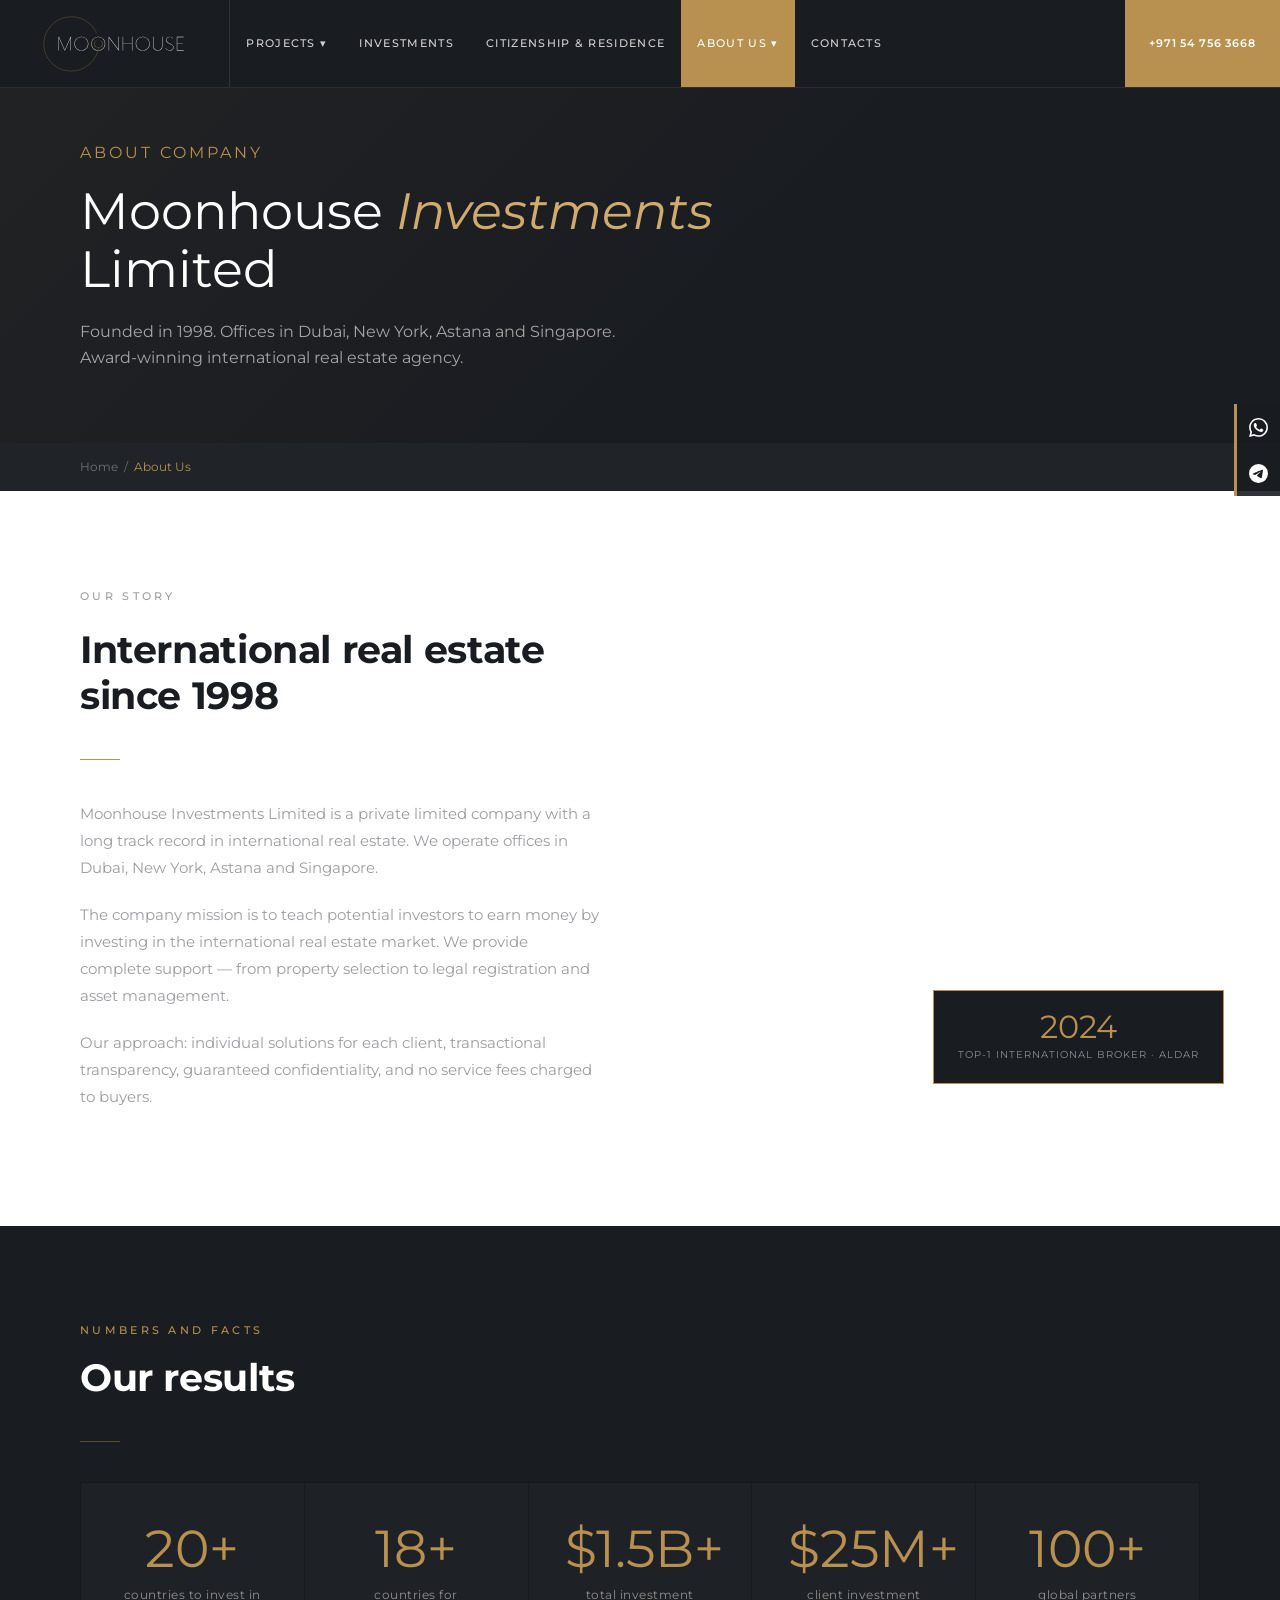
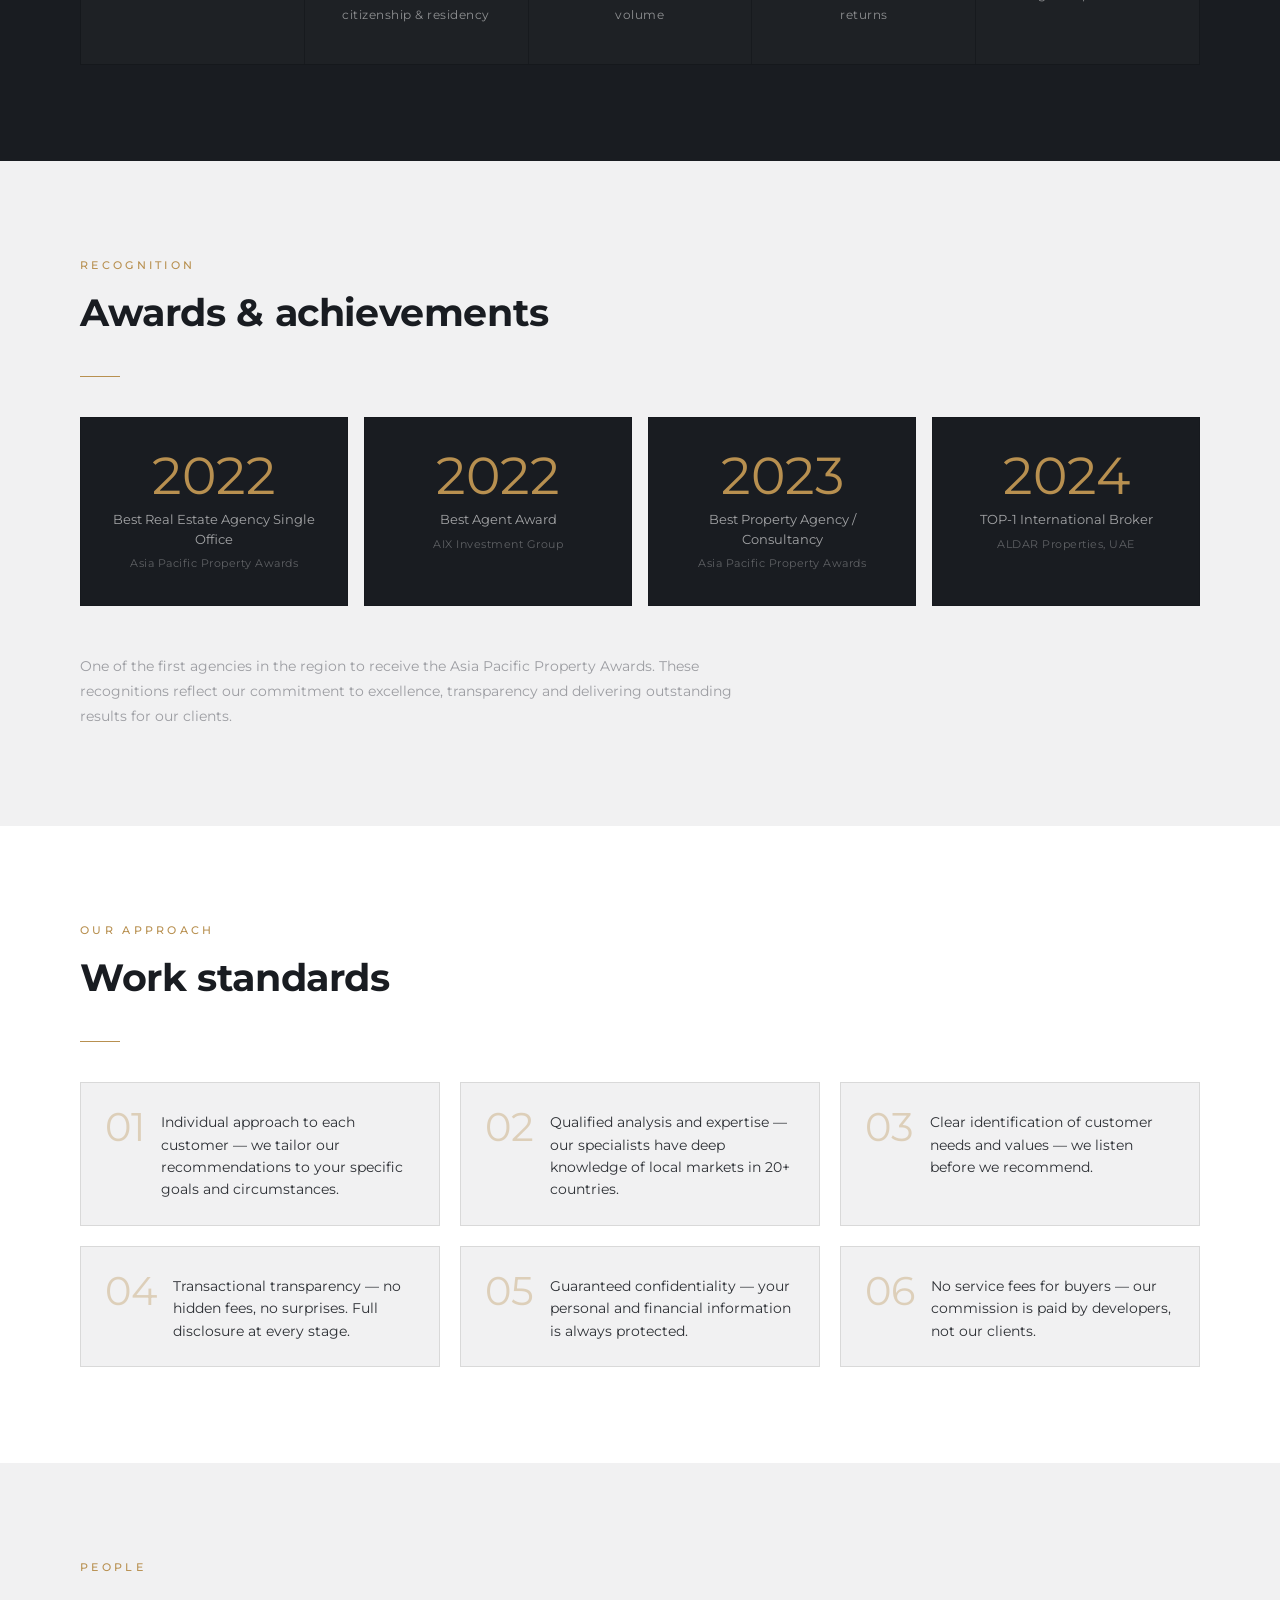
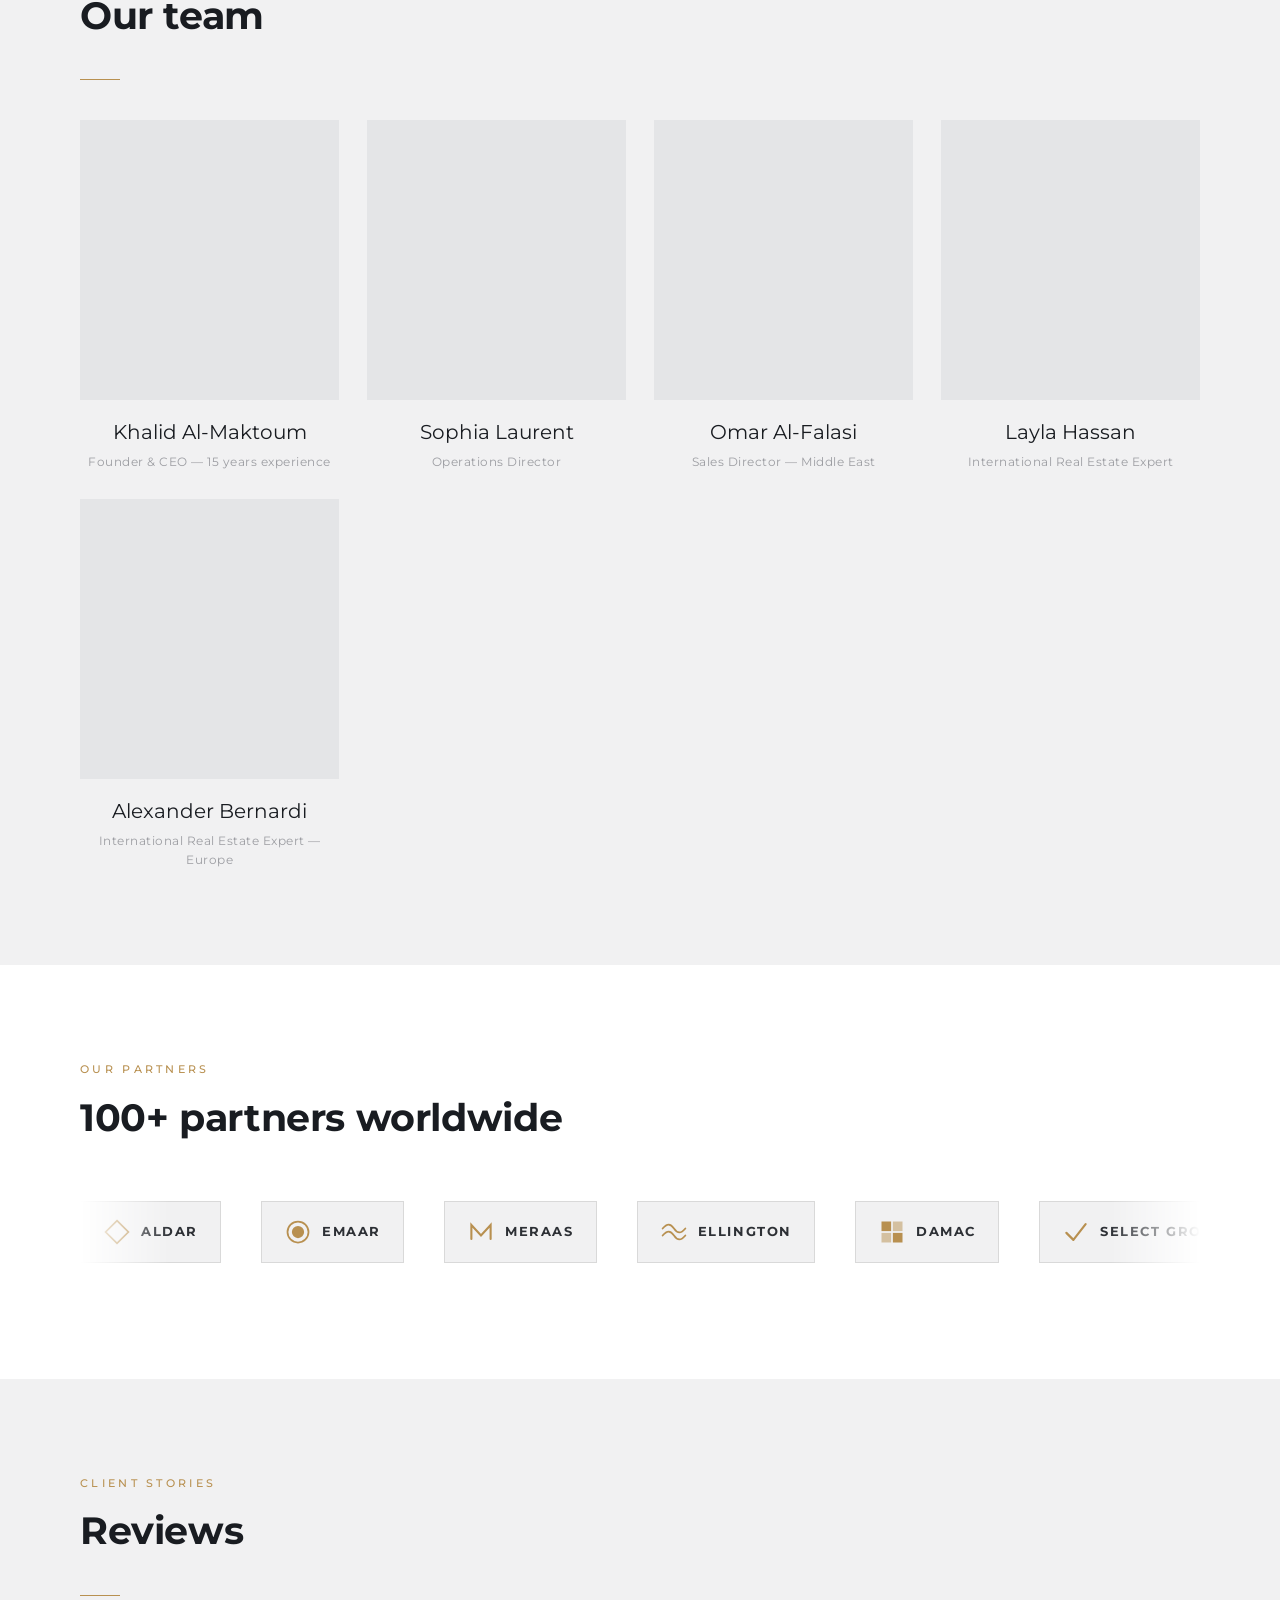
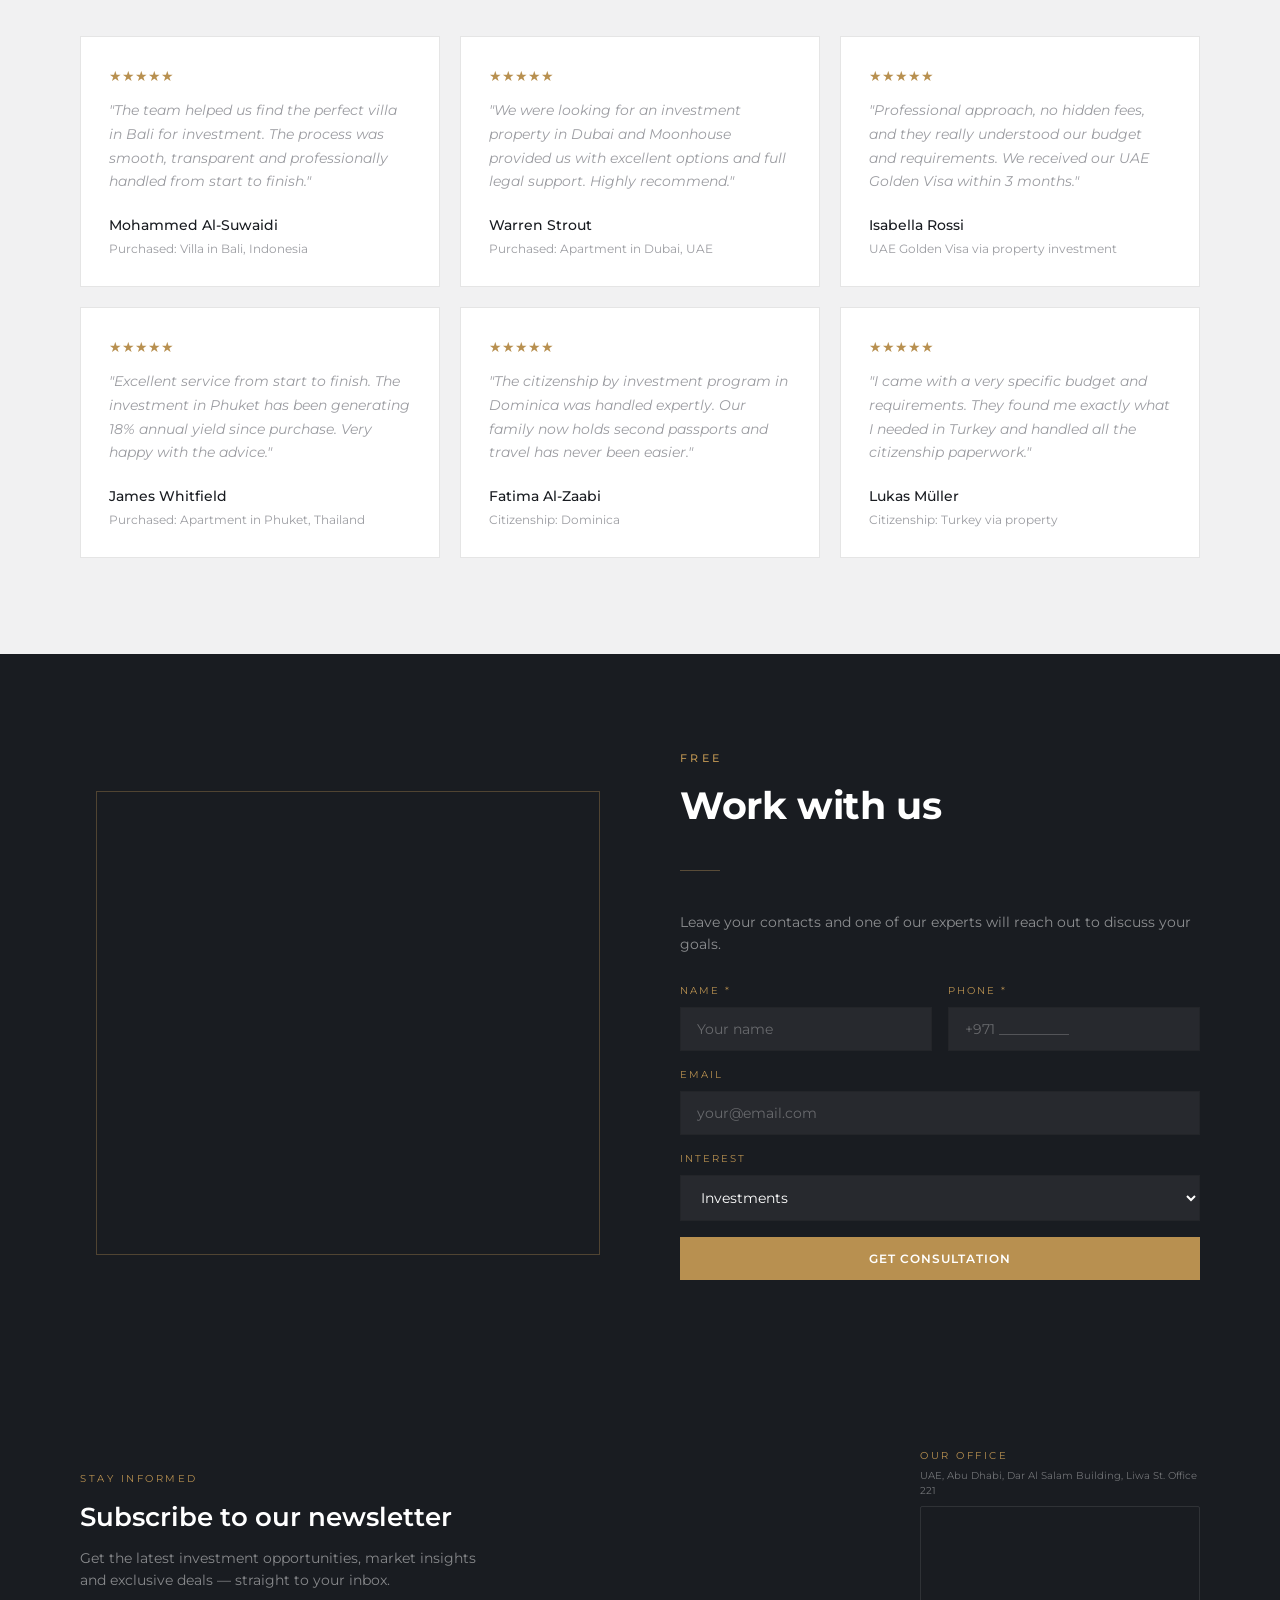
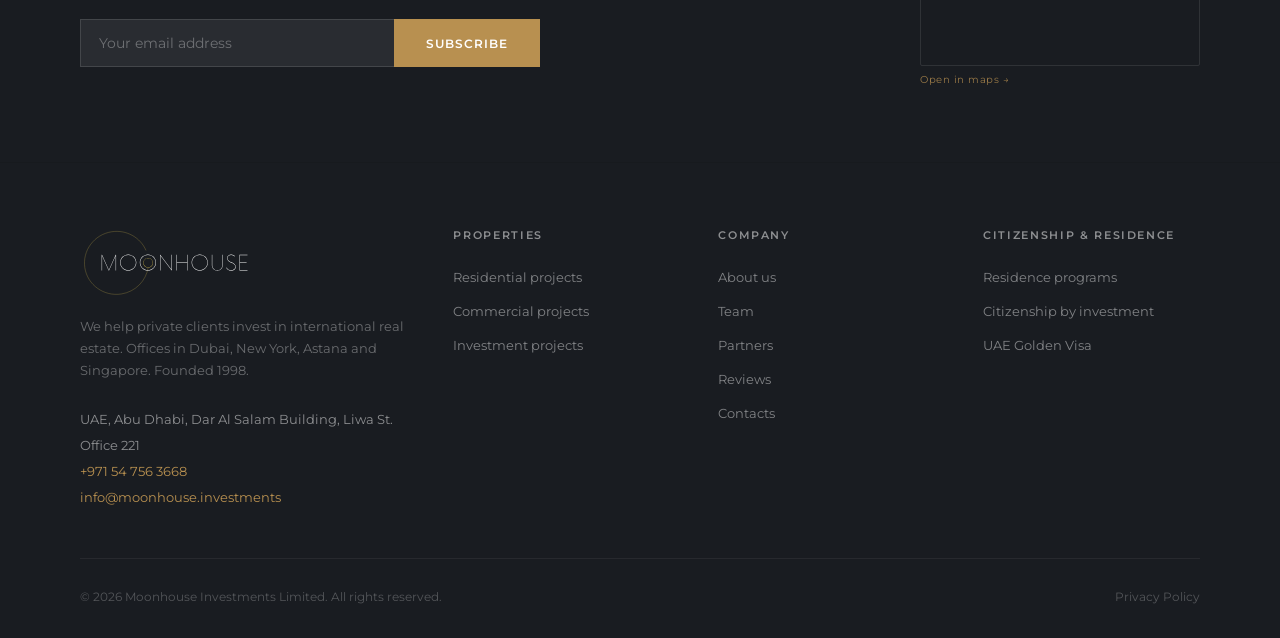
<file: about.html>
<!DOCTYPE html>
<html lang="en">
<head>
<meta charset="UTF-8">
<meta name="viewport" content="width=device-width, initial-scale=1.0">
<title>About Us — Moonhouse Investments</title>
<link href="https://fonts.googleapis.com/css2?family=Montserrat:wght@400;500;600;700&display=swap" rel="stylesheet">
<link rel="stylesheet" href="style.css">
<style>
  @media (max-width: 900px) {
    section[style*="padding"] { padding: 48px 20px !important; }
    .section-title { font-size: 26px; }
  }
  @media (max-width: 480px) {
    section[style*="padding"] { padding: 36px 16px !important; }
  }
</style>
</head>
<body>

<nav>
  <a href="index.html" class="logo"><img src="moonhouse-logo.svg" alt="Moonhouse Investments"></a>
  <ul class="nav-links">
    <li class="has-dropdown"><a href="projects.html">Projects ▾</a>
      <ul class="dropdown">
        <li><a href="projects.html">All Projects</a></li>
        <li><a href="commercial.html">Commercial</a></li>
        <li><a href="residential.html">Residential</a></li>
        <li><a href="top-offers.html">Top Offers</a></li>
      </ul>
    </li>
    <li><a href="investments.html">Investments</a></li>
    <li><a href="citizenship.html">Citizenship &amp; Residence</a></li>
    <li class="has-dropdown"><a href="about.html" class="active">About Us ▾</a>
      <ul class="dropdown">
        <li><a href="about.html">About Company</a></li>
        <li><a href="about.html#team">Team</a></li>
        <li><a href="about.html#partners">Partners</a></li>
        <li><a href="about.html#reviews">Reviews</a></li>
      </ul>
    </li>
    <li><a href="contacts.html">Contacts</a></li>
  </ul>
  <button class="hamburger" id="hamburger" aria-label="Open menu"><span></span><span></span><span></span></button>
  <a href="tel:+971547563668" class="nav-phone">+971 54 756 3668</a>
</nav>
<div class="nav-overlay" id="navOverlay"></div>

<!-- SOCIAL SIDEBAR -->
<div class="social-sidebar">
  <a href="https://wa.me/971547563668" target="_blank" rel="noopener" title="WhatsApp"><svg viewBox="0 0 24 24"><path d="M17.472 14.382c-.297-.149-1.758-.867-2.03-.967-.273-.099-.471-.148-.67.15-.197.297-.767.966-.94 1.164-.173.199-.347.223-.644.075-.297-.15-1.255-.463-2.39-1.475-.883-.788-1.48-1.761-1.653-2.059-.173-.297-.018-.458.13-.606.134-.133.298-.347.446-.52.149-.174.198-.298.298-.497.099-.198.05-.371-.025-.52-.075-.149-.669-1.612-.916-2.207-.242-.579-.487-.5-.669-.51-.173-.008-.371-.01-.57-.01-.198 0-.52.074-.792.372-.272.297-1.04 1.016-1.04 2.479 0 1.462 1.065 2.875 1.213 3.074.149.198 2.096 3.2 5.077 4.487.709.306 1.262.489 1.694.625.712.227 1.36.195 1.871.118.571-.085 1.758-.719 2.006-1.413.248-.694.248-1.289.173-1.413-.074-.124-.272-.198-.57-.347m-5.421 7.403h-.004a9.87 9.87 0 01-5.031-1.378l-.361-.214-3.741.982.998-3.648-.235-.374a9.86 9.86 0 01-1.51-5.26c.001-5.45 4.436-9.884 9.888-9.884 2.64 0 5.122 1.03 6.988 2.898a9.825 9.825 0 012.893 6.994c-.003 5.45-4.437 9.884-9.885 9.884m8.413-18.297A11.815 11.815 0 0012.05 0C5.495 0 .16 5.335.157 11.892c0 2.096.547 4.142 1.588 5.945L.057 24l6.305-1.654a11.882 11.882 0 005.683 1.448h.005c6.554 0 11.89-5.335 11.893-11.893a11.821 11.821 0 00-3.48-8.413z"/></svg></a>
  <a href="https://t.me/moonhouseinvest" target="_blank" rel="noopener" title="Telegram"><svg viewBox="0 0 24 24"><path d="M11.944 0A12 12 0 0 0 0 12a12 12 0 0 0 12 12 12 12 0 0 0 12-12A12 12 0 0 0 12 0a12 12 0 0 0-.056 0zm4.962 7.224c.1-.002.321.023.465.14a.506.506 0 0 1 .171.325c.016.093.036.306.02.472-.18 1.898-.962 6.502-1.36 8.627-.168.9-.499 1.201-.82 1.23-.696.065-1.225-.46-1.9-.902-1.056-.693-1.653-1.124-2.678-1.8-1.185-.78-.417-1.21.258-1.91.177-.184 3.247-2.977 3.307-3.23.007-.032.014-.15-.056-.212s-.174-.041-.249-.024c-.106.024-1.793 1.14-5.061 3.345-.48.33-.913.49-1.302.48-.428-.008-1.252-.241-1.865-.44-.752-.245-1.349-.374-1.297-.789.027-.216.325-.437.893-.663 3.498-1.524 5.83-2.529 6.998-3.014 3.332-1.386 4.025-1.627 4.476-1.635z"/></svg></a>
</div>

<div class="page-hero">
  <div class="page-hero-bg" style="background-image:url('https://images.unsplash.com/photo-1600880292203-757bb62b4baf?w=1600&q=80')"></div>
  <div class="page-hero-content">
    <p class="hero-tag">About company</p>
    <h1>Moonhouse <em>Investments</em> Limited</h1>
    <p>Founded in 1998. Offices in Dubai, New York, Astana and Singapore. Award-winning international real estate agency.</p>
  </div>
</div>

<div class="breadcrumb">
  <a href="index.html">Home</a> &nbsp;/&nbsp; <span>About Us</span>
</div>

<!-- COMPANY STORY -->
<section style="background:var(--white); padding:96px 80px;">
  <div class="about-grid">
    <div class="about-text">
      <p class="section-label">Our story</p>
      <h2 class="section-title">International real estate since 1998</h2>
      <div class="divider"></div>
      <p>Moonhouse Investments Limited is a private limited company with a long track record in international real estate. We operate offices in Dubai, New York, Astana and Singapore.</p>
      <p>The company mission is to teach potential investors to earn money by investing in the international real estate market. We provide complete support — from property selection to legal registration and asset management.</p>
      <p>Our approach: individual solutions for each client, transactional transparency, guaranteed confidentiality, and no service fees charged to buyers.</p>
    </div>
    <div class="about-img">
      <div class="about-award">
        <div class="award-year">2024</div>
        <div class="award-label">TOP-1 International Broker · ALDAR</div>
      </div>
    </div>
  </div>
</section>

<!-- STATS -->
<section class="stats">
  <p class="section-label">Numbers and facts</p>
  <h2 class="section-title">Our results</h2>
  <div class="divider" style="background:rgba(184,149,90,0.4)"></div>
  <div class="stats-grid">
    <div class="stat-item"><div class="stat-num">20+</div><div class="stat-label">countries to invest in</div></div>
    <div class="stat-item"><div class="stat-num">18+</div><div class="stat-label">countries for citizenship &amp; residency</div></div>
    <div class="stat-item"><div class="stat-num">$1.5B+</div><div class="stat-label">total investment volume</div></div>
    <div class="stat-item"><div class="stat-num">$25M+</div><div class="stat-label">client investment returns</div></div>
    <div class="stat-item"><div class="stat-num">100+</div><div class="stat-label">global partners</div></div>
  </div>
</section>

<!-- AWARDS -->
<section style="background:var(--cream); padding:96px 80px;">
  <p class="section-label">Recognition</p>
  <h2 class="section-title">Awards &amp; achievements</h2>
  <div class="divider"></div>
  <div class="awards-grid">
    <div class="award-card">
      <div class="award-year-big">2022</div>
      <div class="award-title">Best Real Estate Agency Single Office</div>
      <div class="award-by">Asia Pacific Property Awards</div>
    </div>
    <div class="award-card">
      <div class="award-year-big">2022</div>
      <div class="award-title">Best Agent Award</div>
      <div class="award-by">AIX Investment Group</div>
    </div>
    <div class="award-card">
      <div class="award-year-big">2023</div>
      <div class="award-title">Best Property Agency / Consultancy</div>
      <div class="award-by">Asia Pacific Property Awards</div>
    </div>
    <div class="award-card">
      <div class="award-year-big">2024</div>
      <div class="award-title">TOP-1 International Broker</div>
      <div class="award-by">ALDAR Properties, UAE</div>
    </div>
  </div>
  <p style="color:var(--muted);font-size:14px;line-height:1.8;max-width:680px;">One of the first agencies in the region to receive the Asia Pacific Property Awards. These recognitions reflect our commitment to excellence, transparency and delivering outstanding results for our clients.</p>
</section>

<!-- PRINCIPLES -->
<section style="background:var(--white); padding:96px 80px;">
  <p class="section-label">Our approach</p>
  <h2 class="section-title">Work standards</h2>
  <div class="divider"></div>
  <div class="principles-grid">
    <div class="principle-card">
      <div class="principle-num">01</div>
      <div class="principle-text">Individual approach to each customer — we tailor our recommendations to your specific goals and circumstances.</div>
    </div>
    <div class="principle-card">
      <div class="principle-num">02</div>
      <div class="principle-text">Qualified analysis and expertise — our specialists have deep knowledge of local markets in 20+ countries.</div>
    </div>
    <div class="principle-card">
      <div class="principle-num">03</div>
      <div class="principle-text">Clear identification of customer needs and values — we listen before we recommend.</div>
    </div>
    <div class="principle-card">
      <div class="principle-num">04</div>
      <div class="principle-text">Transactional transparency — no hidden fees, no surprises. Full disclosure at every stage.</div>
    </div>
    <div class="principle-card">
      <div class="principle-num">05</div>
      <div class="principle-text">Guaranteed confidentiality — your personal and financial information is always protected.</div>
    </div>
    <div class="principle-card">
      <div class="principle-num">06</div>
      <div class="principle-text">No service fees for buyers — our commission is paid by developers, not our clients.</div>
    </div>
  </div>
</section>

<!-- TEAM -->
<section id="team" style="background:var(--cream); padding:96px 80px;">
  <p class="section-label">People</p>
  <h2 class="section-title">Our team</h2>
  <div class="divider"></div>
  <div class="team-grid">
    <div class="team-card">
      <div class="team-photo" style="background-image:url('https://images.unsplash.com/photo-1542190891-2093d38760f2?w=400&q=80')"></div>
      <p class="team-name">Khalid Al-Maktoum</p>
      <p class="team-role">Founder &amp; CEO — 15 years experience</p>
    </div>
    <div class="team-card">
      <div class="team-photo" style="background-image:url('https://images.unsplash.com/photo-1573496359142-b8d87734a5a2?w=400&q=80')"></div>
      <p class="team-name">Sophia Laurent</p>
      <p class="team-role">Operations Director</p>
    </div>
    <div class="team-card">
      <div class="team-photo" style="background-image:url('https://images.unsplash.com/photo-1559548331-f9cb98001426?w=400&q=80')"></div>
      <p class="team-name">Omar Al-Falasi</p>
      <p class="team-role">Sales Director — Middle East</p>
    </div>
    <div class="team-card">
      <div class="team-photo" style="background-image:url('https://images.unsplash.com/photo-1607746882042-944635dfe10e?w=400&q=80')"></div>
      <p class="team-name">Layla Hassan</p>
      <p class="team-role">International Real Estate Expert</p>
    </div>
    <div class="team-card">
      <div class="team-photo" style="background-image:url('https://images.unsplash.com/photo-1519085360753-af0119f7cbe7?w=400&q=80')"></div>
      <p class="team-name">Alexander Bernardi</p>
      <p class="team-role">International Real Estate Expert — Europe</p>
    </div>
  </div>
</section>

<!-- PARTNERS -->
<section id="partners" class="partners">
  <p class="section-label">Our partners</p>
  <h2 class="section-title" style="margin-bottom:40px;">100+ partners worldwide</h2>
  <div class="partners-track">
    <span class="partner-logo"><svg class="partner-mark" viewBox="0 0 32 32" fill="none" stroke="currentColor" stroke-width="2"><path d="M16 3 L29 16 L16 29 L3 16 Z"/></svg><span class="partner-text">ALDAR</span></span>
    <span class="partner-logo"><svg class="partner-mark" viewBox="0 0 32 32" fill="none" stroke="currentColor" stroke-width="2"><circle cx="16" cy="16" r="12"/><circle cx="16" cy="16" r="6" fill="currentColor"/></svg><span class="partner-text">EMAAR</span></span>
    <span class="partner-logo"><svg class="partner-mark" viewBox="0 0 32 32" fill="none" stroke="currentColor" stroke-width="2.4" stroke-linecap="round"><path d="M5 24 L5 8 L16 20 L27 8 L27 24"/></svg><span class="partner-text">MERAAS</span></span>
    <span class="partner-logo"><svg class="partner-mark" viewBox="0 0 32 32" fill="none" stroke="currentColor" stroke-width="2" stroke-linecap="round"><path d="M3 20 C8 14, 12 14, 16 20 S24 26, 29 20"/><path d="M3 12 C8 6, 12 6, 16 12 S24 18, 29 12"/></svg><span class="partner-text">Ellington</span></span>
    <span class="partner-logo"><svg class="partner-mark" viewBox="0 0 32 32" fill="currentColor"><rect x="4" y="4" width="11" height="11"/><rect x="17" y="4" width="11" height="11" opacity="0.5"/><rect x="4" y="17" width="11" height="11" opacity="0.5"/><rect x="17" y="17" width="11" height="11"/></svg><span class="partner-text">Damac</span></span>
    <span class="partner-logo"><svg class="partner-mark" viewBox="0 0 32 32" fill="none" stroke="currentColor" stroke-width="2.5" stroke-linecap="round" stroke-linejoin="round"><path d="M5 17 L13 25 L27 7"/></svg><span class="partner-text">Select Group</span></span>
    <span class="partner-logo"><svg class="partner-mark" viewBox="0 0 32 32" fill="none" stroke="currentColor" stroke-width="2" stroke-linecap="round"><circle cx="16" cy="16" r="6" fill="currentColor"/><path d="M16 3 L16 7 M16 25 L16 29 M3 16 L7 16 M25 16 L29 16 M6.5 6.5 L9 9 M23 23 L25.5 25.5 M6.5 25.5 L9 23 M23 9 L25.5 6.5"/></svg><span class="partner-text">Sunny Development</span></span>
    <span class="partner-logo"><svg class="partner-mark" viewBox="0 0 32 32" fill="none" stroke="currentColor" stroke-width="2" stroke-linejoin="round"><path d="M6 24 L6 12 L16 4 L26 12 L26 24"/><path d="M12 16 L20 16"/></svg><span class="partner-text">Berkeley Group</span></span>
    <span class="partner-logo"><svg class="partner-mark" viewBox="0 0 32 32" fill="none" stroke="currentColor" stroke-width="2.4" stroke-linejoin="round"><path d="M7 27 L7 5 L19 5 A6 6 0 0 1 19 17 L7 17 M19 17 L26 27"/></svg><span class="partner-text">RENAKER</span></span>
    <span class="partner-logo"><svg class="partner-mark" viewBox="0 0 32 32" fill="none" stroke="currentColor" stroke-width="2" stroke-linejoin="round"><path d="M4 26 L4 14 L16 5 L28 14 L28 26 Z"/><rect x="13" y="18" width="6" height="8" fill="currentColor"/></svg><span class="partner-text">Barratt</span></span>
    <span class="partner-logo"><svg class="partner-mark" viewBox="0 0 32 32" fill="none" stroke="currentColor" stroke-width="2.4"><path d="M4 22 A12 12 0 0 1 28 22"/><circle cx="16" cy="22" r="2.5" fill="currentColor"/></svg><span class="partner-text">RAK Properties</span></span>
    <span class="partner-logo"><svg class="partner-mark" viewBox="0 0 32 32" fill="none" stroke="currentColor" stroke-width="2"><rect x="5" y="5" width="22" height="22"/><rect x="11" y="11" width="10" height="10" fill="currentColor"/></svg><span class="partner-text">London Square</span></span>
    <span class="partner-logo"><svg class="partner-mark" viewBox="0 0 32 32" fill="none" stroke="currentColor" stroke-width="2"><path d="M16 4 L18 12 L26 12 L19.5 17 L22 25 L16 20 L10 25 L12.5 17 L6 12 L14 12 Z" fill="currentColor"/></svg><span class="partner-text">Dubai Properties</span></span>
    <span class="partner-logo"><svg class="partner-mark" viewBox="0 0 32 32" fill="none" stroke="currentColor" stroke-width="2.4" stroke-linejoin="round"><path d="M16 4 L4 28 L28 28 Z"/><path d="M11 22 L21 22"/></svg><span class="partner-text">Ariane</span></span>
    <span class="partner-logo"><svg class="partner-mark" viewBox="0 0 32 32" fill="none" stroke="currentColor" stroke-width="2" stroke-linecap="round"><path d="M3 22 C7 16, 11 16, 16 22 S25 28, 29 22"/><circle cx="11" cy="10" r="2.5" fill="currentColor"/><circle cx="21" cy="10" r="2.5" fill="currentColor"/></svg><span class="partner-text">Laguna Properties</span></span>
    <span class="partner-logo"><svg class="partner-mark" viewBox="0 0 32 32" fill="none" stroke="currentColor" stroke-width="2"><path d="M16 3 L29 16 L16 29 L3 16 Z"/></svg><span class="partner-text">ALDAR</span></span>
  </div>
</section>

<!-- REVIEWS -->
<section id="reviews" style="background:var(--cream); padding:96px 80px;">
  <p class="section-label">Client stories</p>
  <h2 class="section-title">Reviews</h2>
  <div class="divider"></div>
  <div class="reviews-grid">
    <div class="review-card">
      <div class="review-stars">★★★★★</div>
      <p class="review-text">"The team helped us find the perfect villa in Bali for investment. The process was smooth, transparent and professionally handled from start to finish."</p>
      <p class="review-author">Mohammed Al-Suwaidi</p>
      <p class="review-detail">Purchased: Villa in Bali, Indonesia</p>
    </div>
    <div class="review-card">
      <div class="review-stars">★★★★★</div>
      <p class="review-text">"We were looking for an investment property in Dubai and Moonhouse provided us with excellent options and full legal support. Highly recommend."</p>
      <p class="review-author">Warren Strout</p>
      <p class="review-detail">Purchased: Apartment in Dubai, UAE</p>
    </div>
    <div class="review-card">
      <div class="review-stars">★★★★★</div>
      <p class="review-text">"Professional approach, no hidden fees, and they really understood our budget and requirements. We received our UAE Golden Visa within 3 months."</p>
      <p class="review-author">Isabella Rossi</p>
      <p class="review-detail">UAE Golden Visa via property investment</p>
    </div>
    <div class="review-card">
      <div class="review-stars">★★★★★</div>
      <p class="review-text">"Excellent service from start to finish. The investment in Phuket has been generating 18% annual yield since purchase. Very happy with the advice."</p>
      <p class="review-author">James Whitfield</p>
      <p class="review-detail">Purchased: Apartment in Phuket, Thailand</p>
    </div>
    <div class="review-card">
      <div class="review-stars">★★★★★</div>
      <p class="review-text">"The citizenship by investment program in Dominica was handled expertly. Our family now holds second passports and travel has never been easier."</p>
      <p class="review-author">Fatima Al-Zaabi</p>
      <p class="review-detail">Citizenship: Dominica</p>
    </div>
    <div class="review-card">
      <div class="review-stars">★★★★★</div>
      <p class="review-text">"I came with a very specific budget and requirements. They found me exactly what I needed in Turkey and handled all the citizenship paperwork."</p>
      <p class="review-author">Lukas Müller</p>
      <p class="review-detail">Citizenship: Turkey via property</p>
    </div>
  </div>
</section>

<!-- CTA -->
<section class="consultation" id="contact">
  <div class="consult-grid">
    <div class="consult-img"></div>
    <div class="consult-form">
      <p class="section-label">Free</p>
      <h2 class="section-title">Work with us</h2>
      <div class="divider" style="background:rgba(184,149,90,0.4)"></div>
      <p style="color:rgba(255,255,255,0.5);font-size:14px;margin-bottom:28px;">Leave your contacts and one of our experts will reach out to discuss your goals.</p>
      <div class="form-row">
        <div class="form-group"><label>Name *</label><input type="text" placeholder="Your name"></div>
        <div class="form-group"><label>Phone *</label><input type="tel" placeholder="+971 __________"></div>
      </div>
      <div class="form-group"><label>Email</label><input type="email" placeholder="your@email.com"></div>
      <div class="form-group">
        <label>Interest</label>
        <select><option>Investments</option><option>Citizenship abroad</option><option>Residential property</option></select>
      </div>
      <button class="btn-gold" style="width:100%;padding:14px;">Get consultation</button>
    </div>
  </div>
</section>

<!-- NEWSLETTER -->
<section class="newsletter-section">
  <div class="newsletter-left">
    <div>
      <p class="newsletter-label-small">Stay informed</p>
      <h2 class="newsletter-title">Subscribe to our newsletter</h2>
      <p class="newsletter-sub">Get the latest investment opportunities, market insights and exclusive deals — straight to your inbox.</p>
    </div>
    <form class="newsletter-form" onsubmit="return false;">
      <input type="email" class="newsletter-input" placeholder="Your email address">
      <button type="submit" class="btn-gold">Subscribe</button>
    </form>
  </div>
  <div class="footer-map-box">
    <p class="newsletter-label-small">Our office</p>
    <p class="map-address">UAE, Abu Dhabi, Dar Al Salam Building, Liwa St. Office 221</p>
    <iframe src="https://www.openstreetmap.org/export/embed.html?bbox=54.352%2C24.474%2C54.372%2C24.494&layer=mapnik&marker=24.484%2C54.362" frameborder="0" scrolling="no" title="Office location"></iframe>
    <a href="https://www.openstreetmap.org/?mlat=24.484&mlon=54.362#map=16/24.484/54.362" target="_blank" rel="noopener" class="map-link">Open in maps →</a>
  </div>
</section>

<footer>
  <div class="footer-grid">
    <div>
      <a href="index.html" class="footer-logo"><img src="moonhouse-logo.svg" alt="Moonhouse Investments"></a>
      <p class="footer-about">We help private clients invest in international real estate. Offices in Dubai, New York, Astana and Singapore. Founded 1998.</p>
      <div class="footer-contact">
        <div>UAE, Abu Dhabi, Dar Al Salam Building, Liwa St. Office 221</div>
        <div><a href="tel:+971547563668">+971 54 756 3668</a></div>
        <div><a href="mailto:info@moonhouse.investments">info@moonhouse.investments</a></div>
      </div>
    </div>
    <div class="footer-col">
      <h4>Properties</h4>
      <ul>
        <li><a href="residential.html">Residential projects</a></li>
        <li><a href="commercial.html">Commercial projects</a></li>
        <li><a href="investments.html">Investment projects</a></li>
      </ul>
    </div>
    <div class="footer-col">
      <h4>Company</h4>
      <ul>
        <li><a href="about.html">About us</a></li>
        <li><a href="about.html#team">Team</a></li>
        <li><a href="about.html#partners">Partners</a></li>
        <li><a href="about.html#reviews">Reviews</a></li>
        <li><a href="contacts.html">Contacts</a></li>
      </ul>
    </div>
    <div class="footer-col">
      <h4>Citizenship &amp; Residence</h4>
      <ul>
        <li><a href="citizenship.html">Residence programs</a></li>
        <li><a href="citizenship.html#citizenship">Citizenship by investment</a></li>
        <li><a href="citizenship.html#uae">UAE Golden Visa</a></li>
      </ul>
    </div>
  </div>
  <div class="footer-bottom">
    <span>© 2026 Moonhouse Investments Limited. All rights reserved.</span>
    <span><a href="#" style="color:rgba(255,255,255,0.25);text-decoration:none;">Privacy Policy</a></span>
  </div>
</footer>

<script src="app.js"></script>
</body>
</html>
</file>
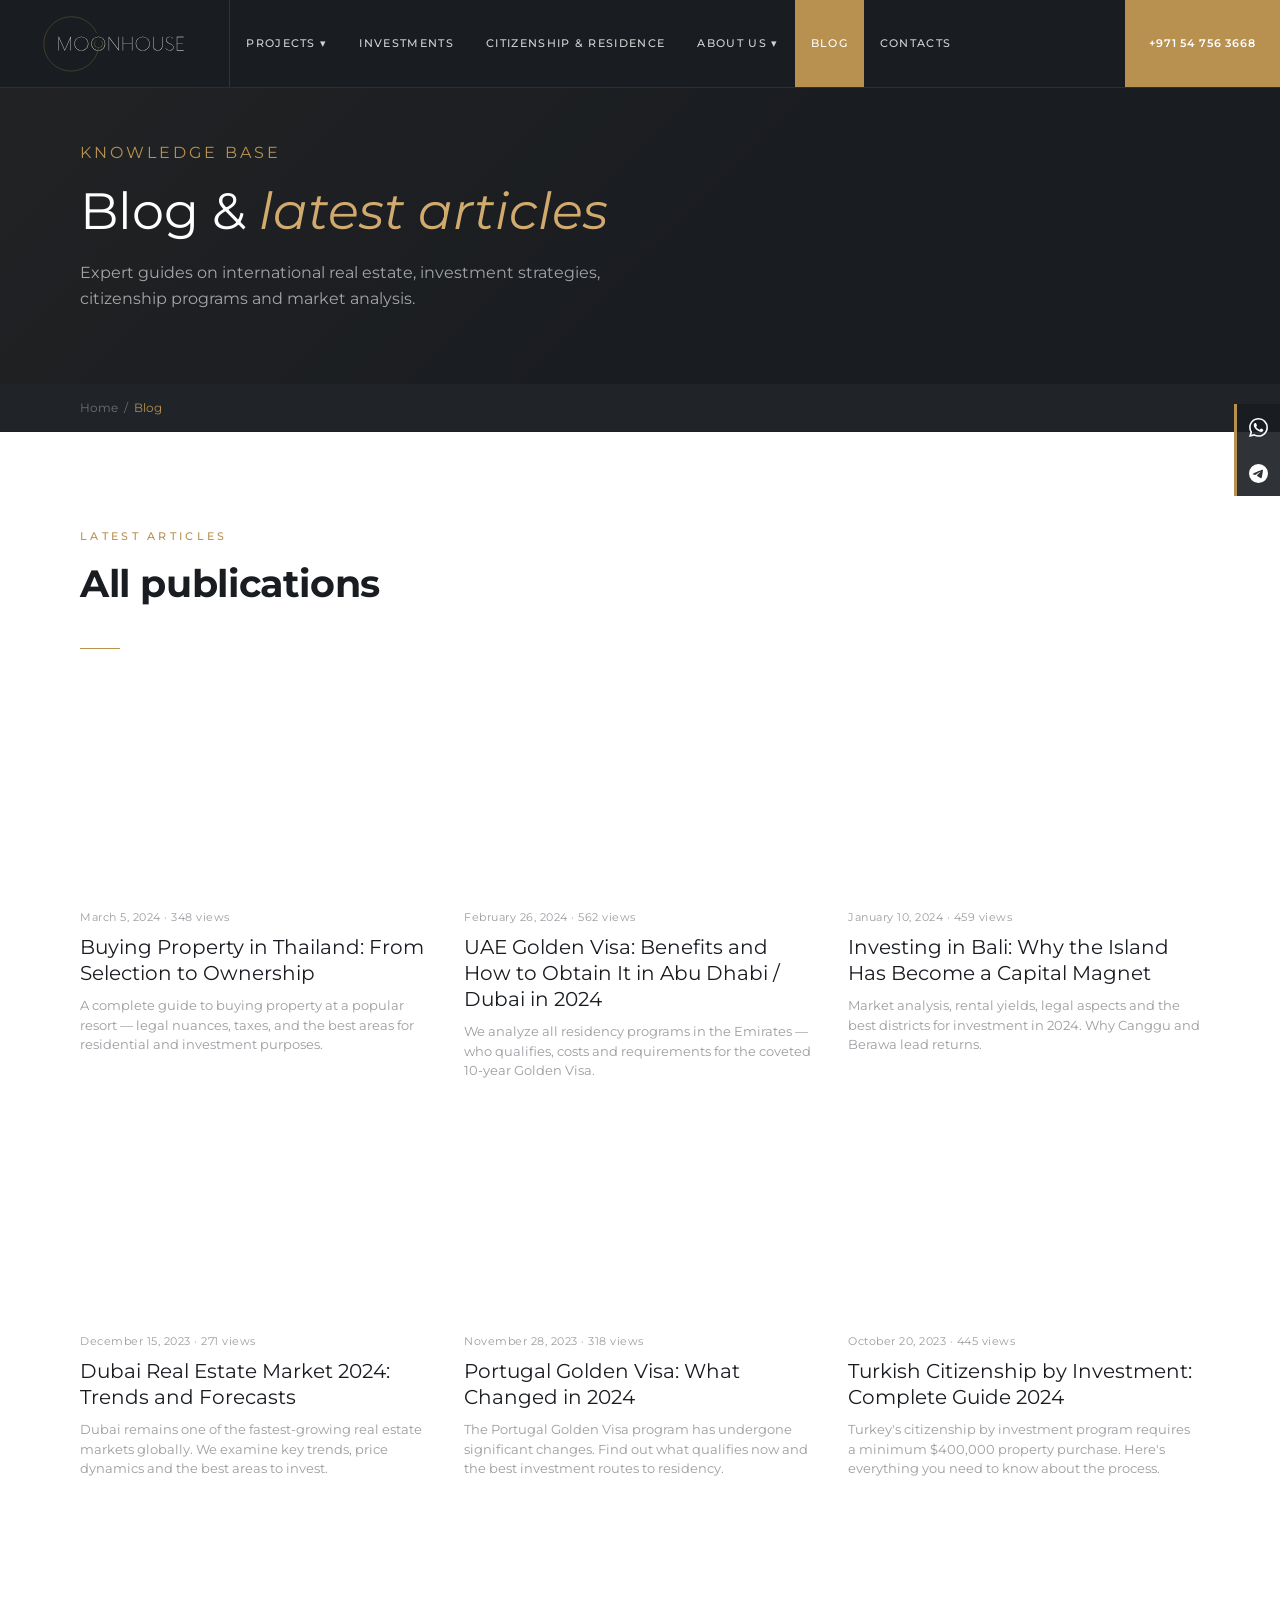
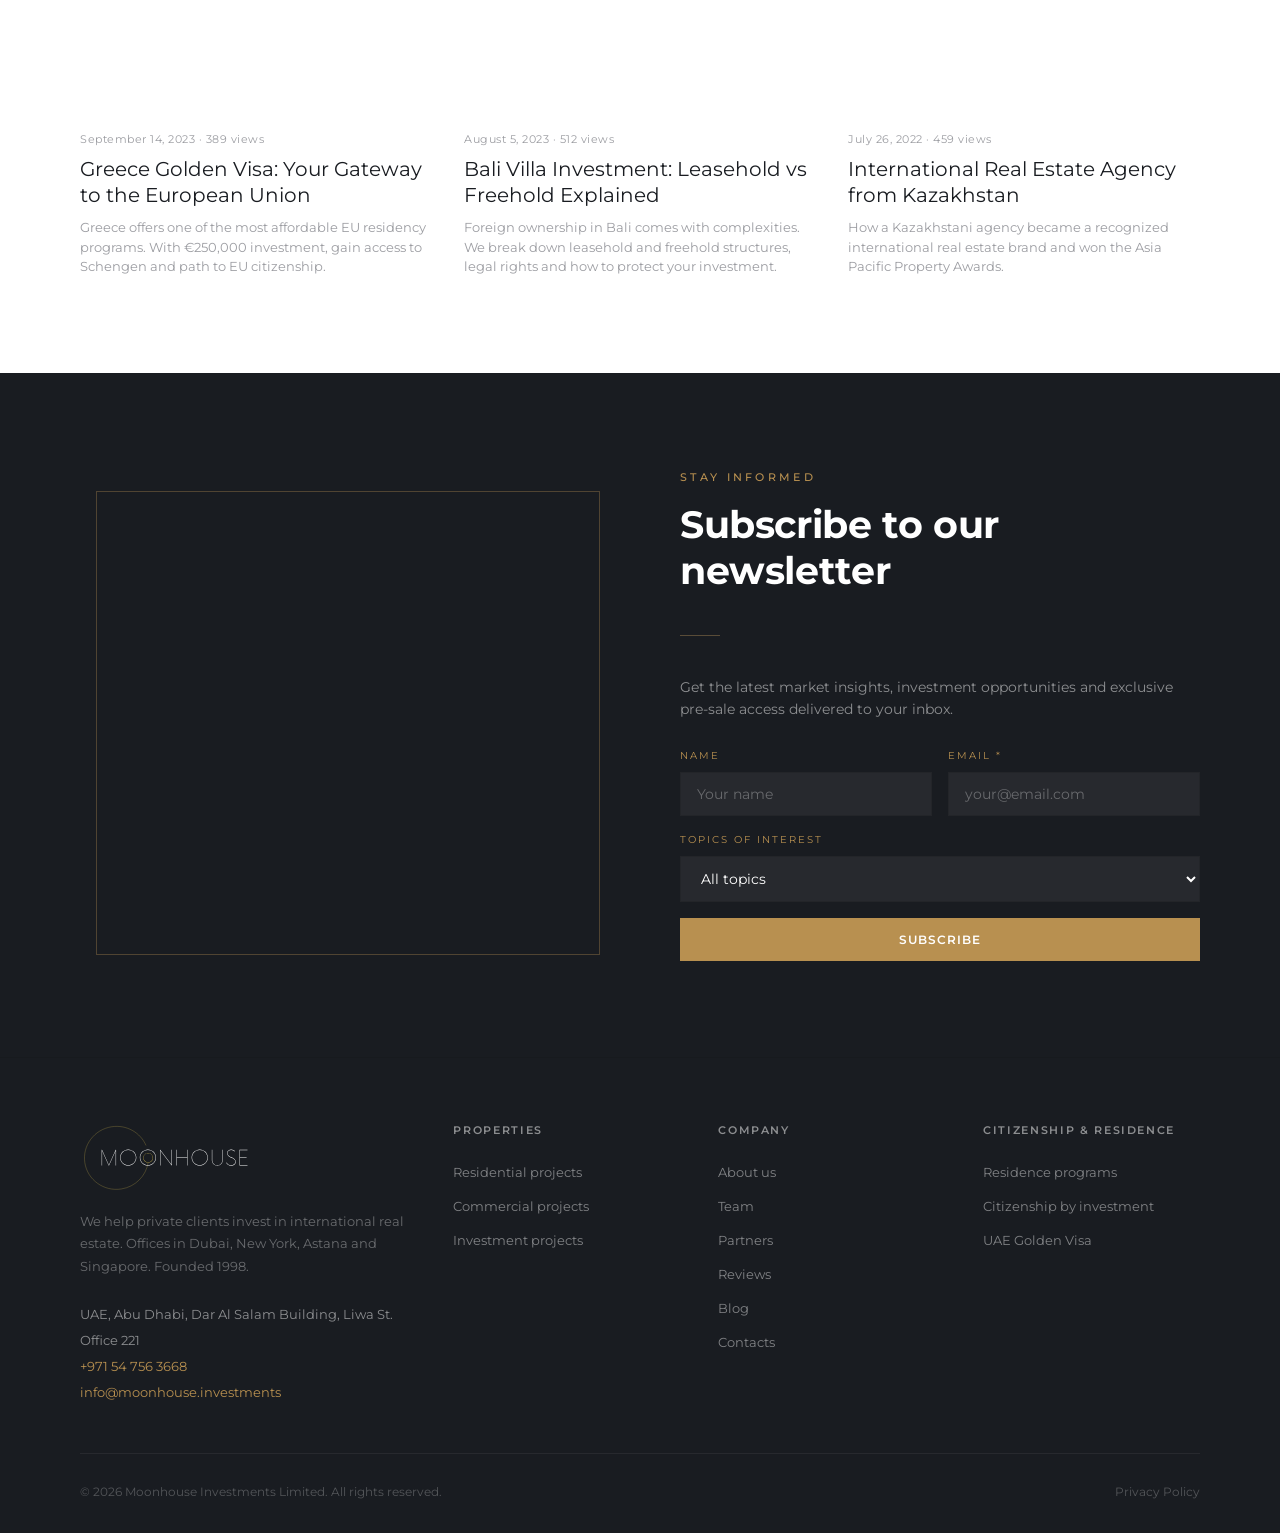
<file: blog.html>
<!DOCTYPE html>
<html lang="en">
<head>
<meta charset="UTF-8">
<meta name="viewport" content="width=device-width, initial-scale=1.0">
<title>Blog — Moonhouse Investments</title>
<link href="https://fonts.googleapis.com/css2?family=Montserrat:wght@400;500;600;700&display=swap" rel="stylesheet">
<link rel="stylesheet" href="style.css">
</head>
<body>

<nav>
  <a href="index.html" class="logo"><img src="moonhouse-logo.svg" alt="Moonhouse Investments"></a>
  <ul class="nav-links">
    <li class="has-dropdown"><a href="projects.html">Projects ▾</a>
      <ul class="dropdown">
        <li><a href="projects.html">All Projects</a></li>
        <li><a href="commercial.html">Commercial</a></li>
        <li><a href="residential.html">Residential</a></li>
        <li><a href="top-offers.html">Top Offers</a></li>
      </ul>
    </li>
    <li><a href="investments.html">Investments</a></li>
    <li><a href="citizenship.html">Citizenship &amp; Residence</a></li>
    <li class="has-dropdown"><a href="about.html">About Us ▾</a>
      <ul class="dropdown">
        <li><a href="about.html">About Company</a></li>
        <li><a href="about.html#team">Team</a></li>
        <li><a href="about.html#partners">Partners</a></li>
        <li><a href="about.html#reviews">Reviews</a></li>
      </ul>
    </li>
    <li><a href="blog.html" class="active">Blog</a></li>
    <li><a href="contacts.html">Contacts</a></li>
  </ul>
  <a href="tel:+971547563668" class="nav-phone">+971 54 756 3668</a>
</nav>

<!-- SOCIAL SIDEBAR -->
<div class="social-sidebar">
  <a href="https://wa.me/971547563668" target="_blank" rel="noopener" title="WhatsApp"><svg viewBox="0 0 24 24"><path d="M17.472 14.382c-.297-.149-1.758-.867-2.03-.967-.273-.099-.471-.148-.67.15-.197.297-.767.966-.94 1.164-.173.199-.347.223-.644.075-.297-.15-1.255-.463-2.39-1.475-.883-.788-1.48-1.761-1.653-2.059-.173-.297-.018-.458.13-.606.134-.133.298-.347.446-.52.149-.174.198-.298.298-.497.099-.198.05-.371-.025-.52-.075-.149-.669-1.612-.916-2.207-.242-.579-.487-.5-.669-.51-.173-.008-.371-.01-.57-.01-.198 0-.52.074-.792.372-.272.297-1.04 1.016-1.04 2.479 0 1.462 1.065 2.875 1.213 3.074.149.198 2.096 3.2 5.077 4.487.709.306 1.262.489 1.694.625.712.227 1.36.195 1.871.118.571-.085 1.758-.719 2.006-1.413.248-.694.248-1.289.173-1.413-.074-.124-.272-.198-.57-.347m-5.421 7.403h-.004a9.87 9.87 0 01-5.031-1.378l-.361-.214-3.741.982.998-3.648-.235-.374a9.86 9.86 0 01-1.51-5.26c.001-5.45 4.436-9.884 9.888-9.884 2.64 0 5.122 1.03 6.988 2.898a9.825 9.825 0 012.893 6.994c-.003 5.45-4.437 9.884-9.885 9.884m8.413-18.297A11.815 11.815 0 0012.05 0C5.495 0 .16 5.335.157 11.892c0 2.096.547 4.142 1.588 5.945L.057 24l6.305-1.654a11.882 11.882 0 005.683 1.448h.005c6.554 0 11.89-5.335 11.893-11.893a11.821 11.821 0 00-3.48-8.413z"/></svg></a>
  <a href="https://t.me/moonhouseinvest" target="_blank" rel="noopener" title="Telegram"><svg viewBox="0 0 24 24"><path d="M11.944 0A12 12 0 0 0 0 12a12 12 0 0 0 12 12 12 12 0 0 0 12-12A12 12 0 0 0 12 0a12 12 0 0 0-.056 0zm4.962 7.224c.1-.002.321.023.465.14a.506.506 0 0 1 .171.325c.016.093.036.306.02.472-.18 1.898-.962 6.502-1.36 8.627-.168.9-.499 1.201-.82 1.23-.696.065-1.225-.46-1.9-.902-1.056-.693-1.653-1.124-2.678-1.8-1.185-.78-.417-1.21.258-1.91.177-.184 3.247-2.977 3.307-3.23.007-.032.014-.15-.056-.212s-.174-.041-.249-.024c-.106.024-1.793 1.14-5.061 3.345-.48.33-.913.49-1.302.48-.428-.008-1.252-.241-1.865-.44-.752-.245-1.349-.374-1.297-.789.027-.216.325-.437.893-.663 3.498-1.524 5.83-2.529 6.998-3.014 3.332-1.386 4.025-1.627 4.476-1.635z"/></svg></a>
</div>

<div class="page-hero">
  <div class="page-hero-bg" style="background-image:url('https://images.unsplash.com/photo-1526304640581-d334cdbbf45e?w=1600&q=80')"></div>
  <div class="page-hero-content">
    <p class="hero-tag">Knowledge base</p>
    <h1>Blog &amp; <em>latest articles</em></h1>
    <p>Expert guides on international real estate, investment strategies, citizenship programs and market analysis.</p>
  </div>
</div>

<div class="breadcrumb">
  <a href="index.html">Home</a> &nbsp;/&nbsp; <span>Blog</span>
</div>

<!-- ARTICLES -->
<section class="blog" style="background:var(--white);">
  <p class="section-label">Latest articles</p>
  <h2 class="section-title">All publications</h2>
  <div class="divider"></div>
  <div class="blog-full-grid">

    <div class="blog-card">
      <div class="blog-img" style="background-image:url('https://images.unsplash.com/photo-1526304640581-d334cdbbf45e?w=600&q=70')"></div>
      <p class="blog-date">March 5, 2024 · 348 views</p>
      <p class="blog-title">Buying Property in Thailand: From Selection to Ownership</p>
      <p class="blog-excerpt">A complete guide to buying property at a popular resort — legal nuances, taxes, and the best areas for residential and investment purposes.</p>
    </div>

    <div class="blog-card">
      <div class="blog-img" style="background-image:url('https://images.unsplash.com/photo-1512453979798-5ea266f8880c?w=600&q=70')"></div>
      <p class="blog-date">February 26, 2024 · 562 views</p>
      <p class="blog-title">UAE Golden Visa: Benefits and How to Obtain It in Abu Dhabi / Dubai in 2024</p>
      <p class="blog-excerpt">We analyze all residency programs in the Emirates — who qualifies, costs and requirements for the coveted 10-year Golden Visa.</p>
    </div>

    <div class="blog-card">
      <div class="blog-img" style="background-image:url('https://images.unsplash.com/photo-1558618666-fcd25c85cd64?w=600&q=70')"></div>
      <p class="blog-date">January 10, 2024 · 459 views</p>
      <p class="blog-title">Investing in Bali: Why the Island Has Become a Capital Magnet</p>
      <p class="blog-excerpt">Market analysis, rental yields, legal aspects and the best districts for investment in 2024. Why Canggu and Berawa lead returns.</p>
    </div>

    <div class="blog-card">
      <div class="blog-img" style="background-image:url('https://images.unsplash.com/photo-1582407947304-fd86f028f716?w=600&q=70')"></div>
      <p class="blog-date">December 15, 2023 · 271 views</p>
      <p class="blog-title">Dubai Real Estate Market 2024: Trends and Forecasts</p>
      <p class="blog-excerpt">Dubai remains one of the fastest-growing real estate markets globally. We examine key trends, price dynamics and the best areas to invest.</p>
    </div>

    <div class="blog-card">
      <div class="blog-img" style="background-image:url('https://images.unsplash.com/photo-1555881400-74d7acaacd8b?w=600&q=70')"></div>
      <p class="blog-date">November 28, 2023 · 318 views</p>
      <p class="blog-title">Portugal Golden Visa: What Changed in 2024</p>
      <p class="blog-excerpt">The Portugal Golden Visa program has undergone significant changes. Find out what qualifies now and the best investment routes to residency.</p>
    </div>

    <div class="blog-card">
      <div class="blog-img" style="background-image:url('https://images.unsplash.com/photo-1527838832700-5059252407fa?w=600&q=70')"></div>
      <p class="blog-date">October 20, 2023 · 445 views</p>
      <p class="blog-title">Turkish Citizenship by Investment: Complete Guide 2024</p>
      <p class="blog-excerpt">Turkey's citizenship by investment program requires a minimum $400,000 property purchase. Here's everything you need to know about the process.</p>
    </div>

    <div class="blog-card">
      <div class="blog-img" style="background-image:url('https://images.unsplash.com/photo-1503152394-c571994fd383?w=600&q=70')"></div>
      <p class="blog-date">September 14, 2023 · 389 views</p>
      <p class="blog-title">Greece Golden Visa: Your Gateway to the European Union</p>
      <p class="blog-excerpt">Greece offers one of the most affordable EU residency programs. With €250,000 investment, gain access to Schengen and path to EU citizenship.</p>
    </div>

    <div class="blog-card">
      <div class="blog-img" style="background-image:url('https://images.unsplash.com/photo-1537996194471-e657df975ab4?w=600&q=70')"></div>
      <p class="blog-date">August 5, 2023 · 512 views</p>
      <p class="blog-title">Bali Villa Investment: Leasehold vs Freehold Explained</p>
      <p class="blog-excerpt">Foreign ownership in Bali comes with complexities. We break down leasehold and freehold structures, legal rights and how to protect your investment.</p>
    </div>

    <div class="blog-card">
      <div class="blog-img" style="background-image:url('https://images.unsplash.com/photo-1552465011-b4e21bf6e79a?w=600&q=70')"></div>
      <p class="blog-date">July 26, 2022 · 459 views</p>
      <p class="blog-title">International Real Estate Agency from Kazakhstan</p>
      <p class="blog-excerpt">How a Kazakhstani agency became a recognized international real estate brand and won the Asia Pacific Property Awards.</p>
    </div>

  </div>
</section>

<!-- SUBSCRIBE -->
<section class="consultation" id="subscribe">
  <div class="consult-grid">
    <div class="consult-img" style="background-image:url('https://images.unsplash.com/photo-1488190211105-8b0e65b80b4e?w=800&q=80')"></div>
    <div class="consult-form">
      <p class="section-label">Stay informed</p>
      <h2 class="section-title">Subscribe to our newsletter</h2>
      <div class="divider" style="background:rgba(184,149,90,0.4)"></div>
      <p style="color:rgba(255,255,255,0.5);font-size:14px;margin-bottom:28px;">Get the latest market insights, investment opportunities and exclusive pre-sale access delivered to your inbox.</p>
      <div class="form-row">
        <div class="form-group"><label>Name</label><input type="text" placeholder="Your name"></div>
        <div class="form-group"><label>Email *</label><input type="email" placeholder="your@email.com"></div>
      </div>
      <div class="form-group">
        <label>Topics of interest</label>
        <select><option>All topics</option><option>Investments</option><option>Citizenship programs</option><option>Market analysis</option><option>New projects</option></select>
      </div>
      <button class="btn-gold" style="width:100%;padding:14px;">Subscribe</button>
    </div>
  </div>
</section>

<footer>
  <div class="footer-grid">
    <div>
      <a href="index.html" class="footer-logo"><img src="moonhouse-logo.svg" alt="Moonhouse Investments"></a>
      <p class="footer-about">We help private clients invest in international real estate. Offices in Dubai, New York, Astana and Singapore. Founded 1998.</p>
      <div class="footer-contact">
        <div>UAE, Abu Dhabi, Dar Al Salam Building, Liwa St. Office 221</div>
        <div><a href="tel:+971547563668">+971 54 756 3668</a></div>
        <div><a href="mailto:info@moonhouse.investments">info@moonhouse.investments</a></div>
      </div>
    </div>
    <div class="footer-col">
      <h4>Properties</h4>
      <ul>
        <li><a href="residential.html">Residential projects</a></li>
        <li><a href="commercial.html">Commercial projects</a></li>
        <li><a href="investments.html">Investment projects</a></li>
      </ul>
    </div>
    <div class="footer-col">
      <h4>Company</h4>
      <ul>
        <li><a href="about.html">About us</a></li>
        <li><a href="about.html#team">Team</a></li>
        <li><a href="about.html#partners">Partners</a></li>
        <li><a href="about.html#reviews">Reviews</a></li>
        <li><a href="blog.html">Blog</a></li>
        <li><a href="contacts.html">Contacts</a></li>
      </ul>
    </div>
    <div class="footer-col">
      <h4>Citizenship &amp; Residence</h4>
      <ul>
        <li><a href="citizenship.html">Residence programs</a></li>
        <li><a href="citizenship.html#citizenship">Citizenship by investment</a></li>
        <li><a href="citizenship.html#uae">UAE Golden Visa</a></li>
      </ul>
    </div>
  </div>
  <div class="footer-bottom">
    <span>© 2026 Moonhouse Investments Limited. All rights reserved.</span>
    <span><a href="#" style="color:rgba(255,255,255,0.25);text-decoration:none;">Privacy Policy</a></span>
  </div>
</footer>

</body>
</html>
</file>
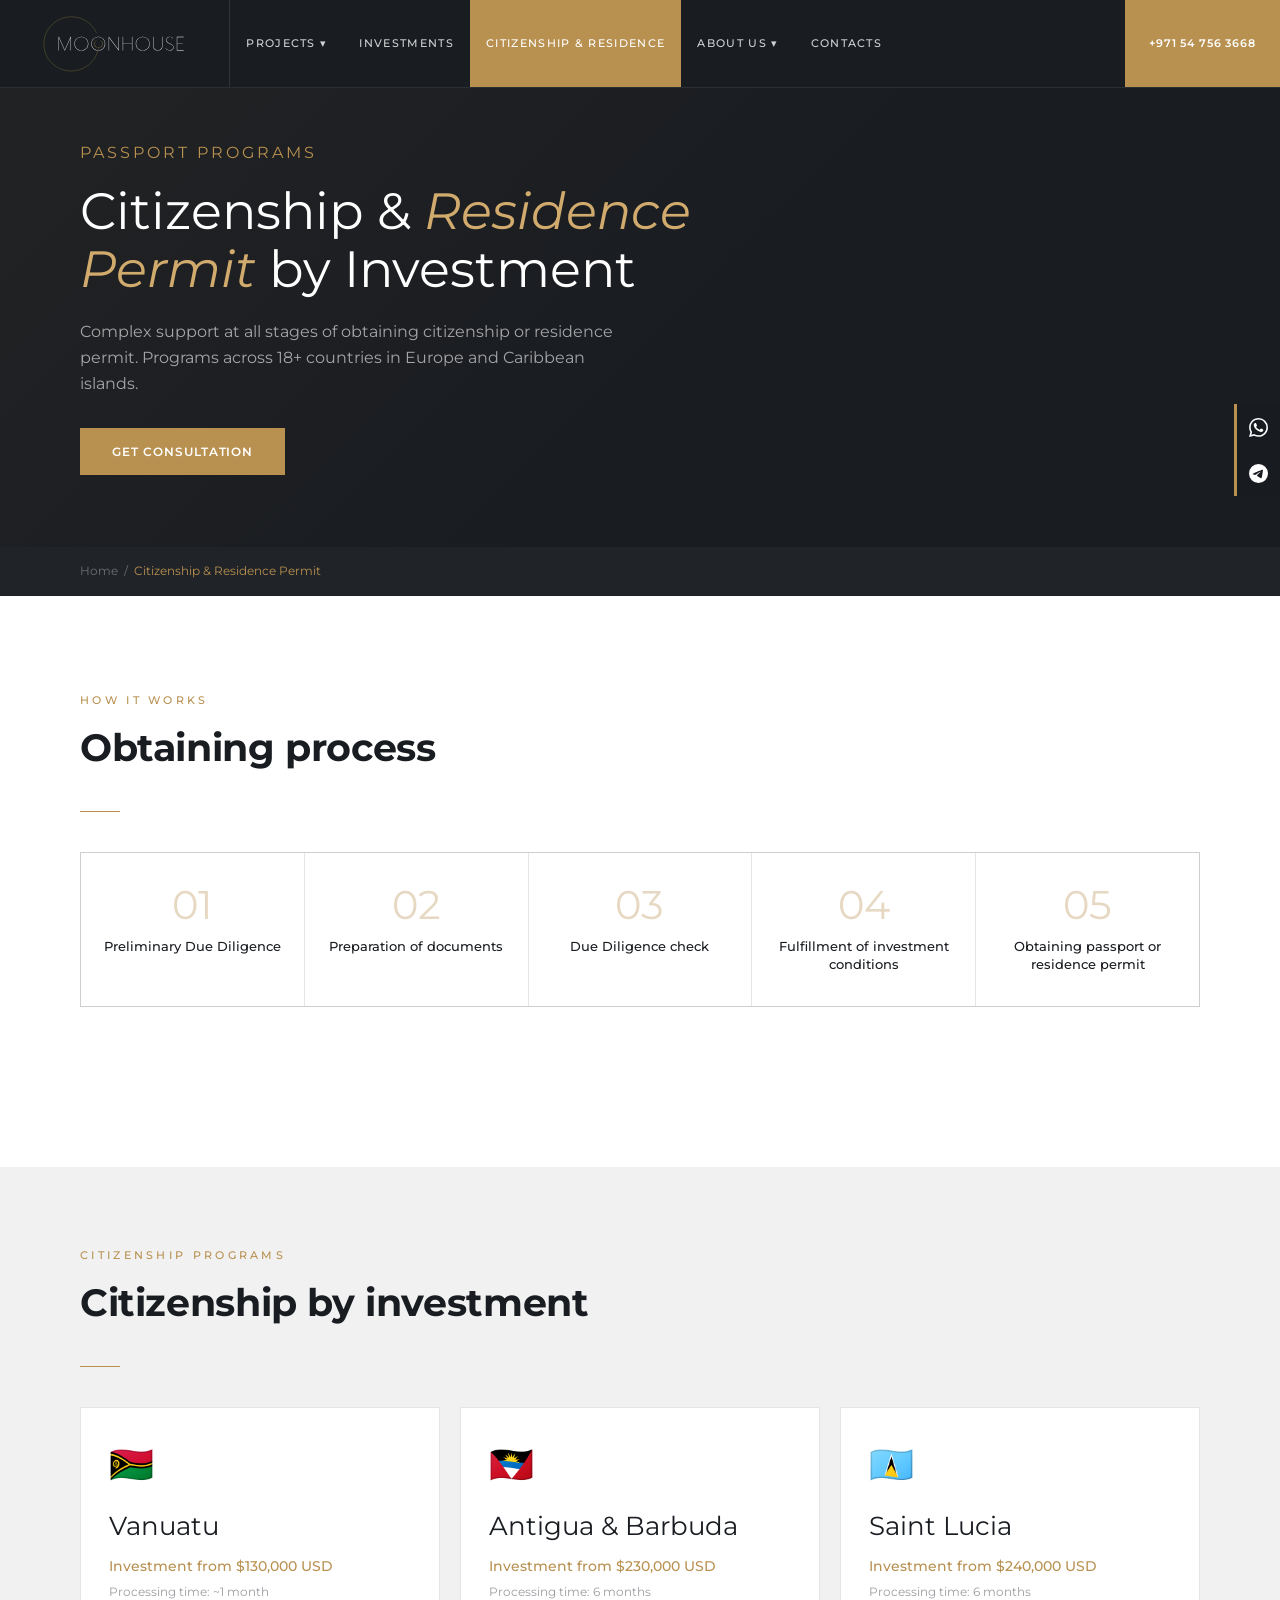
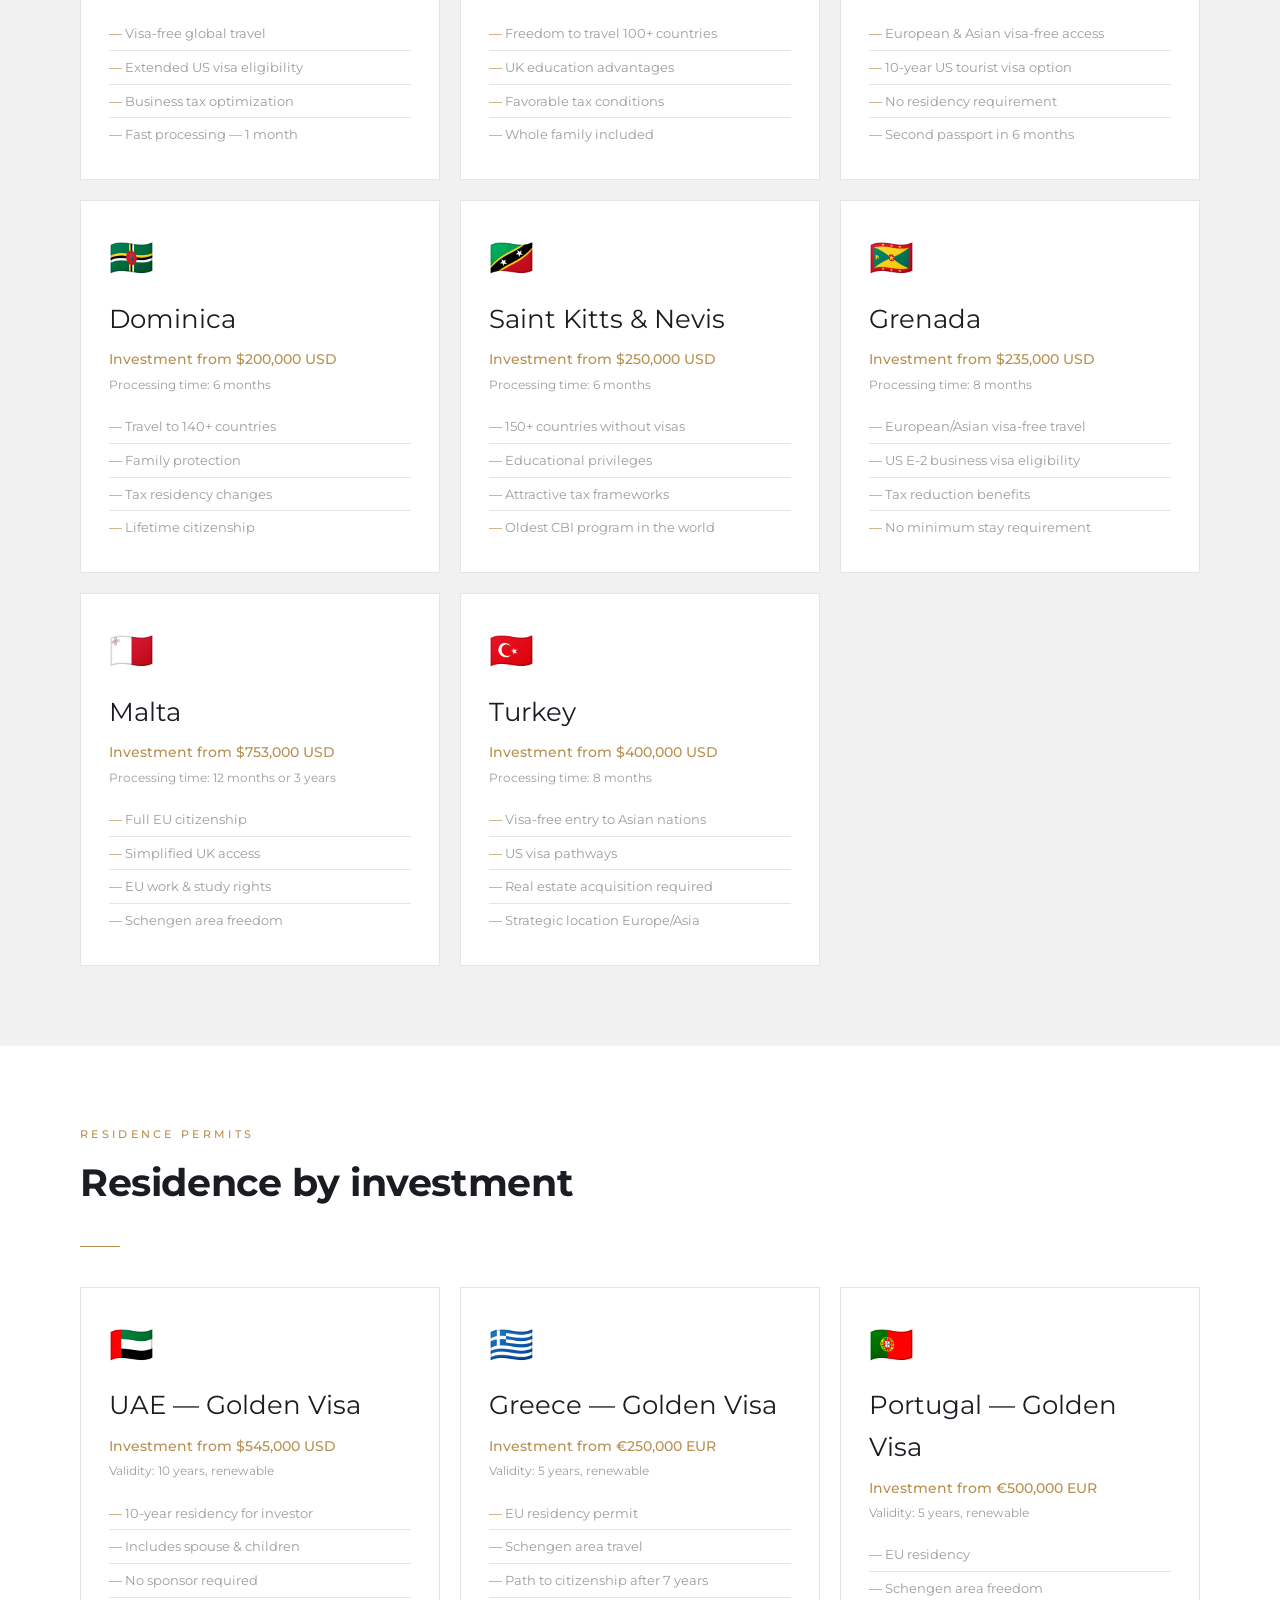
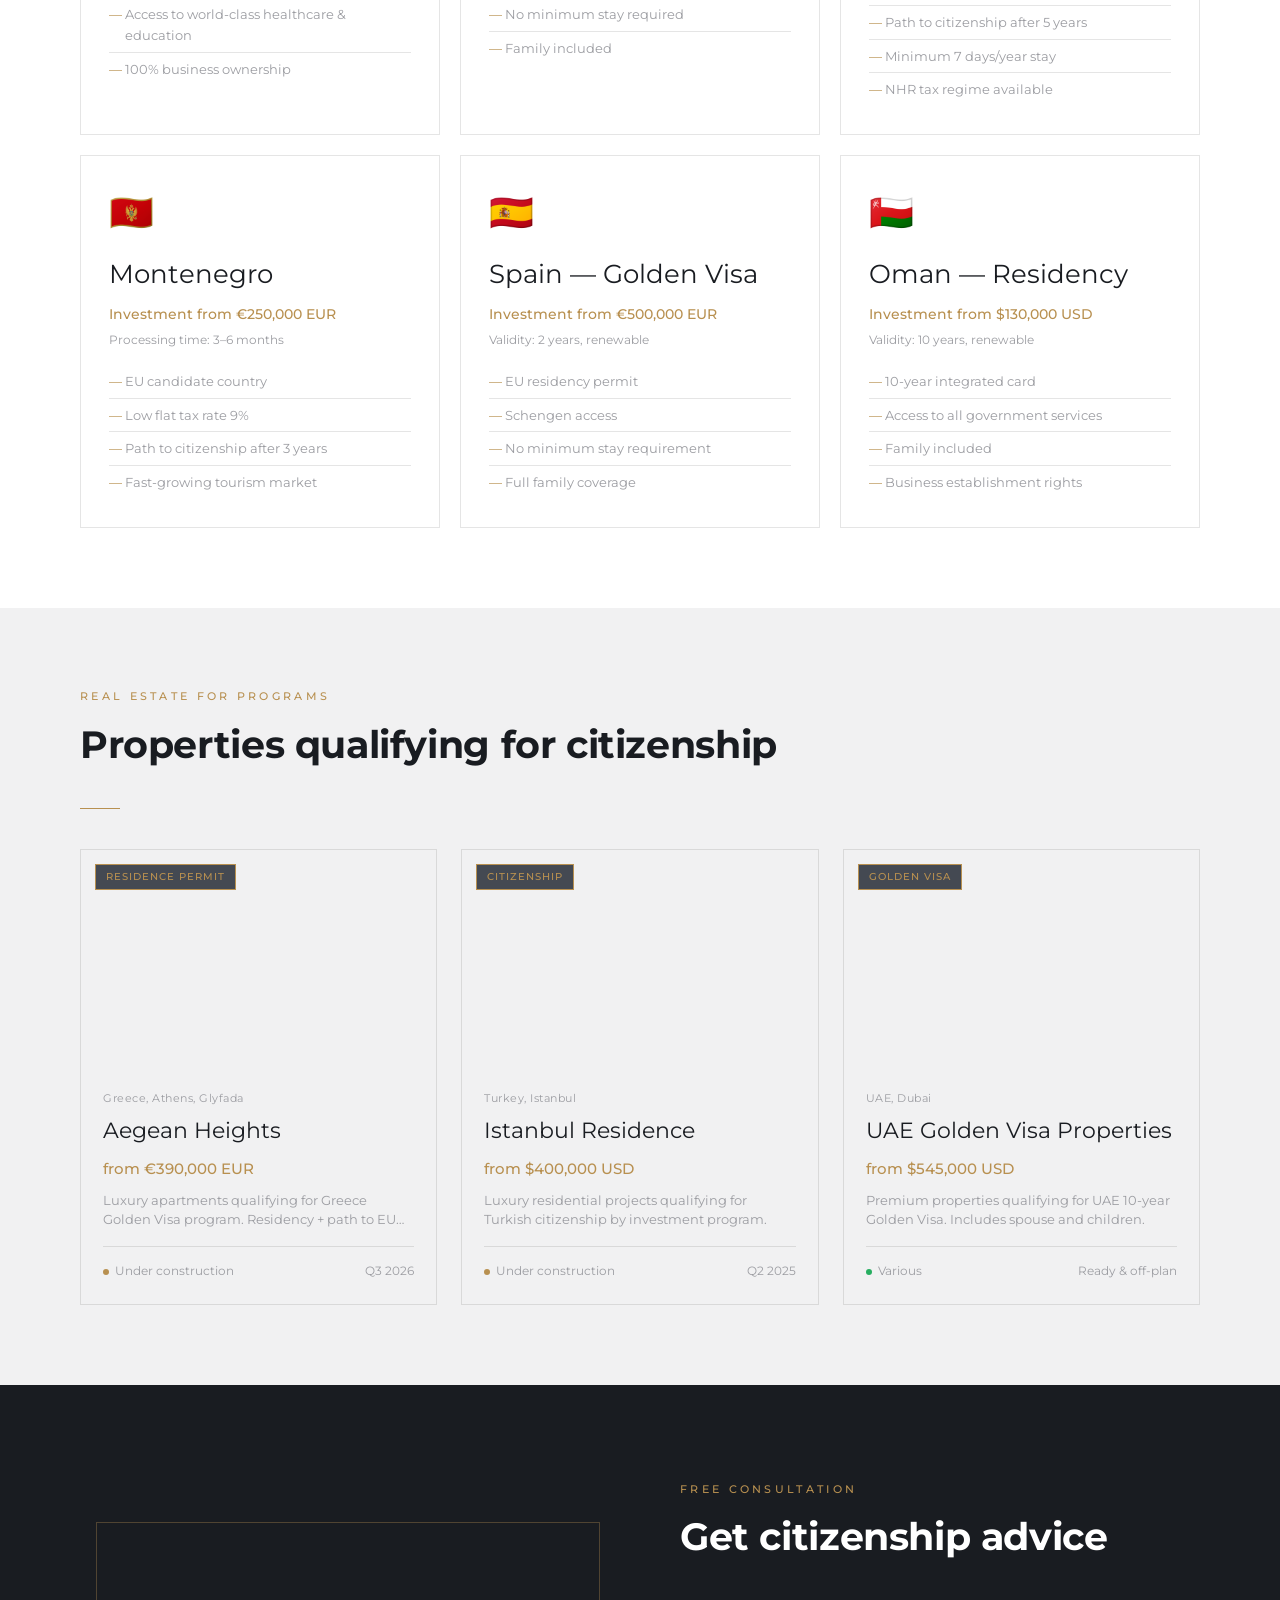
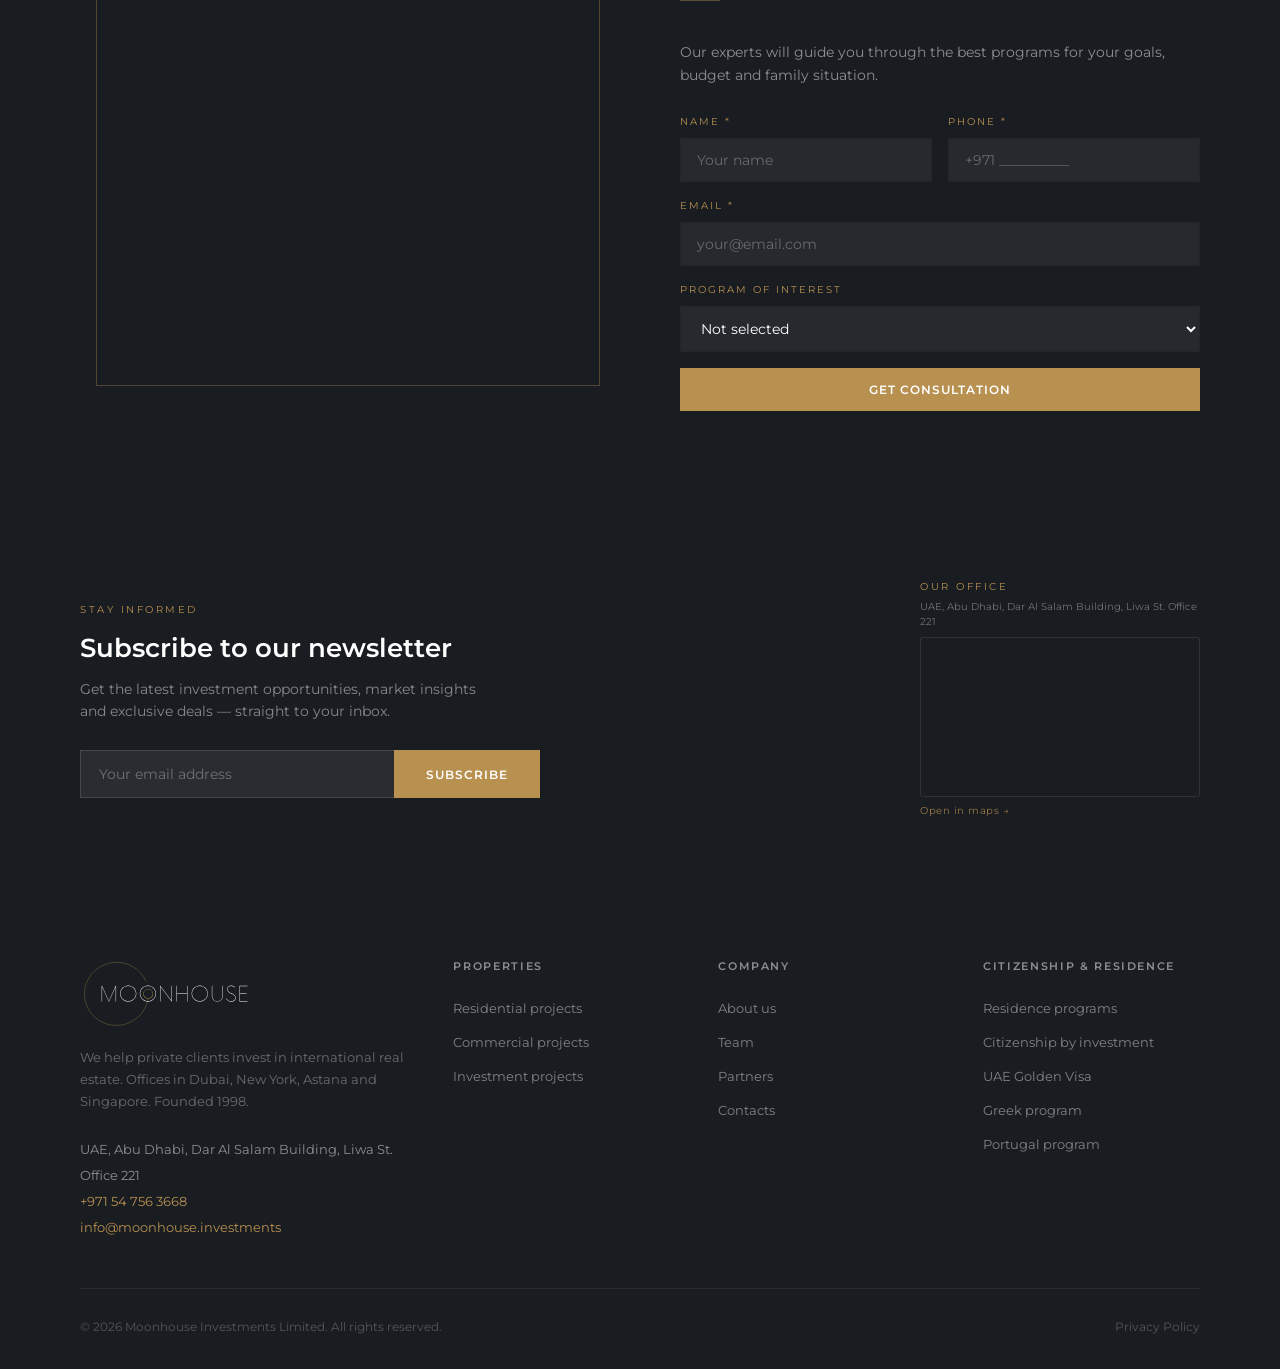
<file: citizenship.html>
<!DOCTYPE html>
<html lang="en">
<head>
<meta charset="UTF-8">
<meta name="viewport" content="width=device-width, initial-scale=1.0">
<title>Citizenship &amp; Residence Permit — Moonhouse Investments</title>
<link href="https://fonts.googleapis.com/css2?family=Montserrat:wght@400;500;600;700&display=swap" rel="stylesheet">
<link rel="stylesheet" href="style.css">
<style>
  @media (max-width: 900px) {
    section[style*="padding"] { padding: 48px 20px !important; }
    .section-title { font-size: 26px; }
  }
  @media (max-width: 480px) {
    section[style*="padding"] { padding: 36px 16px !important; }
  }
</style>
</head>
<body>

<nav>
  <a href="index.html" class="logo"><img src="moonhouse-logo.svg" alt="Moonhouse Investments"></a>
  <ul class="nav-links">
    <li class="has-dropdown"><a href="projects.html">Projects ▾</a>
      <ul class="dropdown">
        <li><a href="projects.html">All Projects</a></li>
        <li><a href="commercial.html">Commercial</a></li>
        <li><a href="residential.html">Residential</a></li>
        <li><a href="top-offers.html">Top Offers</a></li>
      </ul>
    </li>
    <li><a href="investments.html">Investments</a></li>
    <li><a href="citizenship.html" class="active">Citizenship &amp; Residence</a></li>
    <li class="has-dropdown"><a href="about.html">About Us ▾</a>
      <ul class="dropdown">
        <li><a href="about.html">About Company</a></li>
        <li><a href="about.html#team">Team</a></li>
        <li><a href="about.html#partners">Partners</a></li>
        <li><a href="about.html#reviews">Reviews</a></li>
      </ul>
    </li>
    <li><a href="contacts.html">Contacts</a></li>
  </ul>
  <button class="hamburger" id="hamburger" aria-label="Open menu"><span></span><span></span><span></span></button>
  <a href="tel:+971547563668" class="nav-phone">+971 54 756 3668</a>
</nav>
<div class="nav-overlay" id="navOverlay"></div>

<!-- SOCIAL SIDEBAR -->
<div class="social-sidebar">
  <a href="https://wa.me/971547563668" target="_blank" rel="noopener" title="WhatsApp"><svg viewBox="0 0 24 24"><path d="M17.472 14.382c-.297-.149-1.758-.867-2.03-.967-.273-.099-.471-.148-.67.15-.197.297-.767.966-.94 1.164-.173.199-.347.223-.644.075-.297-.15-1.255-.463-2.39-1.475-.883-.788-1.48-1.761-1.653-2.059-.173-.297-.018-.458.13-.606.134-.133.298-.347.446-.52.149-.174.198-.298.298-.497.099-.198.05-.371-.025-.52-.075-.149-.669-1.612-.916-2.207-.242-.579-.487-.5-.669-.51-.173-.008-.371-.01-.57-.01-.198 0-.52.074-.792.372-.272.297-1.04 1.016-1.04 2.479 0 1.462 1.065 2.875 1.213 3.074.149.198 2.096 3.2 5.077 4.487.709.306 1.262.489 1.694.625.712.227 1.36.195 1.871.118.571-.085 1.758-.719 2.006-1.413.248-.694.248-1.289.173-1.413-.074-.124-.272-.198-.57-.347m-5.421 7.403h-.004a9.87 9.87 0 01-5.031-1.378l-.361-.214-3.741.982.998-3.648-.235-.374a9.86 9.86 0 01-1.51-5.26c.001-5.45 4.436-9.884 9.888-9.884 2.64 0 5.122 1.03 6.988 2.898a9.825 9.825 0 012.893 6.994c-.003 5.45-4.437 9.884-9.885 9.884m8.413-18.297A11.815 11.815 0 0012.05 0C5.495 0 .16 5.335.157 11.892c0 2.096.547 4.142 1.588 5.945L.057 24l6.305-1.654a11.882 11.882 0 005.683 1.448h.005c6.554 0 11.89-5.335 11.893-11.893a11.821 11.821 0 00-3.48-8.413z"/></svg></a>
  <a href="https://t.me/moonhouseinvest" target="_blank" rel="noopener" title="Telegram"><svg viewBox="0 0 24 24"><path d="M11.944 0A12 12 0 0 0 0 12a12 12 0 0 0 12 12 12 12 0 0 0 12-12A12 12 0 0 0 12 0a12 12 0 0 0-.056 0zm4.962 7.224c.1-.002.321.023.465.14a.506.506 0 0 1 .171.325c.016.093.036.306.02.472-.18 1.898-.962 6.502-1.36 8.627-.168.9-.499 1.201-.82 1.23-.696.065-1.225-.46-1.9-.902-1.056-.693-1.653-1.124-2.678-1.8-1.185-.78-.417-1.21.258-1.91.177-.184 3.247-2.977 3.307-3.23.007-.032.014-.15-.056-.212s-.174-.041-.249-.024c-.106.024-1.793 1.14-5.061 3.345-.48.33-.913.49-1.302.48-.428-.008-1.252-.241-1.865-.44-.752-.245-1.349-.374-1.297-.789.027-.216.325-.437.893-.663 3.498-1.524 5.83-2.529 6.998-3.014 3.332-1.386 4.025-1.627 4.476-1.635z"/></svg></a>
</div>

<div class="page-hero">
  <div class="page-hero-bg" style="background-image:url('https://images.unsplash.com/photo-1503152394-c571994fd383?w=1600&q=80')"></div>
  <div class="page-hero-content">
    <p class="hero-tag">Passport programs</p>
    <h1>Citizenship &amp; <em>Residence Permit</em> by Investment</h1>
    <p>Complex support at all stages of obtaining citizenship or residence permit. Programs across 18+ countries in Europe and Caribbean islands.</p>
    <a href="#form" class="btn-gold">Get consultation</a>
  </div>
</div>

<div class="breadcrumb">
  <a href="index.html">Home</a> &nbsp;/&nbsp; <span>Citizenship &amp; Residence Permit</span>
</div>

<!-- PROCESS -->
<section style="background:var(--white); padding:96px 80px;">
  <p class="section-label">How it works</p>
  <h2 class="section-title">Obtaining process</h2>
  <div class="divider"></div>
  <div class="process-steps">
    <div class="step">
      <div class="step-num">01</div>
      <div class="step-title">Preliminary Due Diligence</div>
    </div>
    <div class="step">
      <div class="step-num">02</div>
      <div class="step-title">Preparation of documents</div>
    </div>
    <div class="step">
      <div class="step-num">03</div>
      <div class="step-title">Due Diligence check</div>
    </div>
    <div class="step">
      <div class="step-num">04</div>
      <div class="step-title">Fulfillment of investment conditions</div>
    </div>
    <div class="step">
      <div class="step-num">05</div>
      <div class="step-title">Obtaining passport or residence permit</div>
    </div>
  </div>
</section>

<!-- CITIZENSHIP PROGRAMS -->
<section id="citizenship" style="background:var(--cream); padding:80px 80px;">
  <p class="section-label">Citizenship programs</p>
  <h2 class="section-title">Citizenship by investment</h2>
  <div class="divider"></div>
  <div class="programs-grid">

    <div class="program-card">
      <span class="program-flag">🇻🇺</span>
      <p class="program-country">Vanuatu</p>
      <p class="program-invest">Investment from $130,000 USD</p>
      <p class="program-time">Processing time: ~1 month</p>
      <ul class="program-benefits">
        <li>Visa-free global travel</li>
        <li>Extended US visa eligibility</li>
        <li>Business tax optimization</li>
        <li>Fast processing — 1 month</li>
      </ul>
    </div>

    <div class="program-card">
      <span class="program-flag">🇦🇬</span>
      <p class="program-country">Antigua &amp; Barbuda</p>
      <p class="program-invest">Investment from $230,000 USD</p>
      <p class="program-time">Processing time: 6 months</p>
      <ul class="program-benefits">
        <li>Freedom to travel 100+ countries</li>
        <li>UK education advantages</li>
        <li>Favorable tax conditions</li>
        <li>Whole family included</li>
      </ul>
    </div>

    <div class="program-card">
      <span class="program-flag">🇱🇨</span>
      <p class="program-country">Saint Lucia</p>
      <p class="program-invest">Investment from $240,000 USD</p>
      <p class="program-time">Processing time: 6 months</p>
      <ul class="program-benefits">
        <li>European &amp; Asian visa-free access</li>
        <li>10-year US tourist visa option</li>
        <li>No residency requirement</li>
        <li>Second passport in 6 months</li>
      </ul>
    </div>

    <div class="program-card">
      <span class="program-flag">🇩🇲</span>
      <p class="program-country">Dominica</p>
      <p class="program-invest">Investment from $200,000 USD</p>
      <p class="program-time">Processing time: 6 months</p>
      <ul class="program-benefits">
        <li>Travel to 140+ countries</li>
        <li>Family protection</li>
        <li>Tax residency changes</li>
        <li>Lifetime citizenship</li>
      </ul>
    </div>

    <div class="program-card">
      <span class="program-flag">🇰🇳</span>
      <p class="program-country">Saint Kitts &amp; Nevis</p>
      <p class="program-invest">Investment from $250,000 USD</p>
      <p class="program-time">Processing time: 6 months</p>
      <ul class="program-benefits">
        <li>150+ countries without visas</li>
        <li>Educational privileges</li>
        <li>Attractive tax frameworks</li>
        <li>Oldest CBI program in the world</li>
      </ul>
    </div>

    <div class="program-card">
      <span class="program-flag">🇬🇩</span>
      <p class="program-country">Grenada</p>
      <p class="program-invest">Investment from $235,000 USD</p>
      <p class="program-time">Processing time: 8 months</p>
      <ul class="program-benefits">
        <li>European/Asian visa-free travel</li>
        <li>US E-2 business visa eligibility</li>
        <li>Tax reduction benefits</li>
        <li>No minimum stay requirement</li>
      </ul>
    </div>

    <div class="program-card">
      <span class="program-flag">🇲🇹</span>
      <p class="program-country">Malta</p>
      <p class="program-invest">Investment from $753,000 USD</p>
      <p class="program-time">Processing time: 12 months or 3 years</p>
      <ul class="program-benefits">
        <li>Full EU citizenship</li>
        <li>Simplified UK access</li>
        <li>EU work &amp; study rights</li>
        <li>Schengen area freedom</li>
      </ul>
    </div>

    <div class="program-card">
      <span class="program-flag">🇹🇷</span>
      <p class="program-country">Turkey</p>
      <p class="program-invest">Investment from $400,000 USD</p>
      <p class="program-time">Processing time: 8 months</p>
      <ul class="program-benefits">
        <li>Visa-free entry to Asian nations</li>
        <li>US visa pathways</li>
        <li>Real estate acquisition required</li>
        <li>Strategic location Europe/Asia</li>
      </ul>
    </div>

  </div>
</section>

<!-- RESIDENCE PERMITS -->
<section id="uae" style="background:var(--white); padding:80px 80px;">
  <p class="section-label">Residence permits</p>
  <h2 class="section-title">Residence by investment</h2>
  <div class="divider"></div>
  <div class="programs-grid">

    <div class="program-card" id="uae">
      <span class="program-flag">🇦🇪</span>
      <p class="program-country">UAE — Golden Visa</p>
      <p class="program-invest">Investment from $545,000 USD</p>
      <p class="program-time">Validity: 10 years, renewable</p>
      <ul class="program-benefits">
        <li>10-year residency for investor</li>
        <li>Includes spouse &amp; children</li>
        <li>No sponsor required</li>
        <li>Access to world-class healthcare &amp; education</li>
        <li>100% business ownership</li>
      </ul>
    </div>

    <div class="program-card" id="greece">
      <span class="program-flag">🇬🇷</span>
      <p class="program-country">Greece — Golden Visa</p>
      <p class="program-invest">Investment from €250,000 EUR</p>
      <p class="program-time">Validity: 5 years, renewable</p>
      <ul class="program-benefits">
        <li>EU residency permit</li>
        <li>Schengen area travel</li>
        <li>Path to citizenship after 7 years</li>
        <li>No minimum stay required</li>
        <li>Family included</li>
      </ul>
    </div>

    <div class="program-card" id="portugal">
      <span class="program-flag">🇵🇹</span>
      <p class="program-country">Portugal — Golden Visa</p>
      <p class="program-invest">Investment from €500,000 EUR</p>
      <p class="program-time">Validity: 5 years, renewable</p>
      <ul class="program-benefits">
        <li>EU residency</li>
        <li>Schengen area freedom</li>
        <li>Path to citizenship after 5 years</li>
        <li>Minimum 7 days/year stay</li>
        <li>NHR tax regime available</li>
      </ul>
    </div>

    <div class="program-card">
      <span class="program-flag">🇲🇪</span>
      <p class="program-country">Montenegro</p>
      <p class="program-invest">Investment from €250,000 EUR</p>
      <p class="program-time">Processing time: 3–6 months</p>
      <ul class="program-benefits">
        <li>EU candidate country</li>
        <li>Low flat tax rate 9%</li>
        <li>Path to citizenship after 3 years</li>
        <li>Fast-growing tourism market</li>
      </ul>
    </div>

    <div class="program-card">
      <span class="program-flag">🇪🇸</span>
      <p class="program-country">Spain — Golden Visa</p>
      <p class="program-invest">Investment from €500,000 EUR</p>
      <p class="program-time">Validity: 2 years, renewable</p>
      <ul class="program-benefits">
        <li>EU residency permit</li>
        <li>Schengen access</li>
        <li>No minimum stay requirement</li>
        <li>Full family coverage</li>
      </ul>
    </div>

    <div class="program-card">
      <span class="program-flag">🇴🇲</span>
      <p class="program-country">Oman — Residency</p>
      <p class="program-invest">Investment from $130,000 USD</p>
      <p class="program-time">Validity: 10 years, renewable</p>
      <ul class="program-benefits">
        <li>10-year integrated card</li>
        <li>Access to all government services</li>
        <li>Family included</li>
        <li>Business establishment rights</li>
      </ul>
    </div>

  </div>
</section>

<!-- PROPERTIES FOR CITIZENSHIP -->
<section style="background:var(--cream); padding:80px 80px;">
  <p class="section-label">Real estate for programs</p>
  <h2 class="section-title">Properties qualifying for citizenship</h2>
  <div class="divider"></div>
  <div class="props-grid">

    <div class="prop-card">
      <div class="prop-img" style="background-image:url('https://images.unsplash.com/photo-1503152394-c571994fd383?w=600&q=75')">
        <div class="prop-badges"><span class="badge badge-top">Residence permit</span></div>
      </div>
      <div class="prop-body">
        <p class="prop-location">Greece, Athens, Glyfada</p>
        <p class="prop-name">Aegean Heights</p>
        <p class="prop-price">from €390,000 EUR</p>
        <p class="prop-desc">Luxury apartments qualifying for Greece Golden Visa program. Residency + path to EU citizenship.</p>
        <div class="prop-footer">
          <span><span class="status-dot status-build"></span>Under construction</span>
          <span>Q3 2026</span>
        </div>
      </div>
    </div>

    <div class="prop-card">
      <div class="prop-img" style="background-image:url('https://images.unsplash.com/photo-1527838832700-5059252407fa?w=600&q=75')">
        <div class="prop-badges"><span class="badge badge-top">Citizenship</span></div>
      </div>
      <div class="prop-body">
        <p class="prop-location">Turkey, Istanbul</p>
        <p class="prop-name">Istanbul Residence</p>
        <p class="prop-price">from $400,000 USD</p>
        <p class="prop-desc">Luxury residential projects qualifying for Turkish citizenship by investment program.</p>
        <div class="prop-footer">
          <span><span class="status-dot status-build"></span>Under construction</span>
          <span>Q2 2025</span>
        </div>
      </div>
    </div>

    <div class="prop-card">
      <div class="prop-img" style="background-image:url('https://images.unsplash.com/photo-1512453979798-5ea266f8880c?w=600&q=75')">
        <div class="prop-badges"><span class="badge badge-top">Golden Visa</span></div>
      </div>
      <div class="prop-body">
        <p class="prop-location">UAE, Dubai</p>
        <p class="prop-name">UAE Golden Visa Properties</p>
        <p class="prop-price">from $545,000 USD</p>
        <p class="prop-desc">Premium properties qualifying for UAE 10-year Golden Visa. Includes spouse and children.</p>
        <div class="prop-footer">
          <span><span class="status-dot status-done"></span>Various</span>
          <span>Ready &amp; off-plan</span>
        </div>
      </div>
    </div>

  </div>
</section>

<!-- FORM -->
<section class="consultation" id="form">
  <div class="consult-grid">
    <div class="consult-img" style="background-image:url('https://images.unsplash.com/photo-1575517111478-7f6afd0973db?w=800&q=80')"></div>
    <div class="consult-form">
      <p class="section-label">Free consultation</p>
      <h2 class="section-title">Get citizenship advice</h2>
      <div class="divider" style="background:rgba(184,149,90,0.4)"></div>
      <p style="color:rgba(255,255,255,0.5);font-size:14px;margin-bottom:28px;">Our experts will guide you through the best programs for your goals, budget and family situation.</p>
      <div class="form-row">
        <div class="form-group"><label>Name *</label><input type="text" placeholder="Your name"></div>
        <div class="form-group"><label>Phone *</label><input type="tel" placeholder="+971 __________"></div>
      </div>
      <div class="form-group"><label>Email *</label><input type="email" placeholder="your@email.com"></div>
      <div class="form-group">
        <label>Program of interest</label>
        <select>
          <option>Not selected</option>
          <option>UAE Golden Visa</option>
          <option>Citizenship by investment</option>
          <option>European residency</option>
          <option>Caribbean citizenship</option>
        </select>
      </div>
      <button class="btn-gold" style="width:100%;padding:14px;">Get consultation</button>
    </div>
  </div>
</section>

<!-- NEWSLETTER -->
<section class="newsletter-section">
  <div class="newsletter-left">
    <div>
      <p class="newsletter-label-small">Stay informed</p>
      <h2 class="newsletter-title">Subscribe to our newsletter</h2>
      <p class="newsletter-sub">Get the latest investment opportunities, market insights and exclusive deals — straight to your inbox.</p>
    </div>
    <form class="newsletter-form" onsubmit="return false;">
      <input type="email" class="newsletter-input" placeholder="Your email address">
      <button type="submit" class="btn-gold">Subscribe</button>
    </form>
  </div>
  <div class="footer-map-box">
    <p class="newsletter-label-small">Our office</p>
    <p class="map-address">UAE, Abu Dhabi, Dar Al Salam Building, Liwa St. Office 221</p>
    <iframe src="https://www.openstreetmap.org/export/embed.html?bbox=54.352%2C24.474%2C54.372%2C24.494&layer=mapnik&marker=24.484%2C54.362" frameborder="0" scrolling="no" title="Office location"></iframe>
    <a href="https://www.openstreetmap.org/?mlat=24.484&mlon=54.362#map=16/24.484/54.362" target="_blank" rel="noopener" class="map-link">Open in maps →</a>
  </div>
</section>

<footer>
  <div class="footer-grid">
    <div>
      <a href="index.html" class="footer-logo"><img src="moonhouse-logo.svg" alt="Moonhouse Investments"></a>
      <p class="footer-about">We help private clients invest in international real estate. Offices in Dubai, New York, Astana and Singapore. Founded 1998.</p>
      <div class="footer-contact">
        <div>UAE, Abu Dhabi, Dar Al Salam Building, Liwa St. Office 221</div>
        <div><a href="tel:+971547563668">+971 54 756 3668</a></div>
        <div><a href="mailto:info@moonhouse.investments">info@moonhouse.investments</a></div>
      </div>
    </div>
    <div class="footer-col">
      <h4>Properties</h4>
      <ul>
        <li><a href="residential.html">Residential projects</a></li>
        <li><a href="commercial.html">Commercial projects</a></li>
        <li><a href="investments.html">Investment projects</a></li>
      </ul>
    </div>
    <div class="footer-col">
      <h4>Company</h4>
      <ul>
        <li><a href="about.html">About us</a></li>
        <li><a href="about.html#team">Team</a></li>
        <li><a href="about.html#partners">Partners</a></li>
        <li><a href="contacts.html">Contacts</a></li>
      </ul>
    </div>
    <div class="footer-col">
      <h4>Citizenship &amp; Residence</h4>
      <ul>
        <li><a href="citizenship.html">Residence programs</a></li>
        <li><a href="citizenship.html#citizenship">Citizenship by investment</a></li>
        <li><a href="citizenship.html#uae">UAE Golden Visa</a></li>
        <li><a href="citizenship.html#greece">Greek program</a></li>
        <li><a href="citizenship.html#portugal">Portugal program</a></li>
      </ul>
    </div>
  </div>
  <div class="footer-bottom">
    <span>© 2026 Moonhouse Investments Limited. All rights reserved.</span>
    <span><a href="#" style="color:rgba(255,255,255,0.25);text-decoration:none;">Privacy Policy</a></span>
  </div>
</footer>

<script src="app.js"></script>
</body>
</html>
</file>
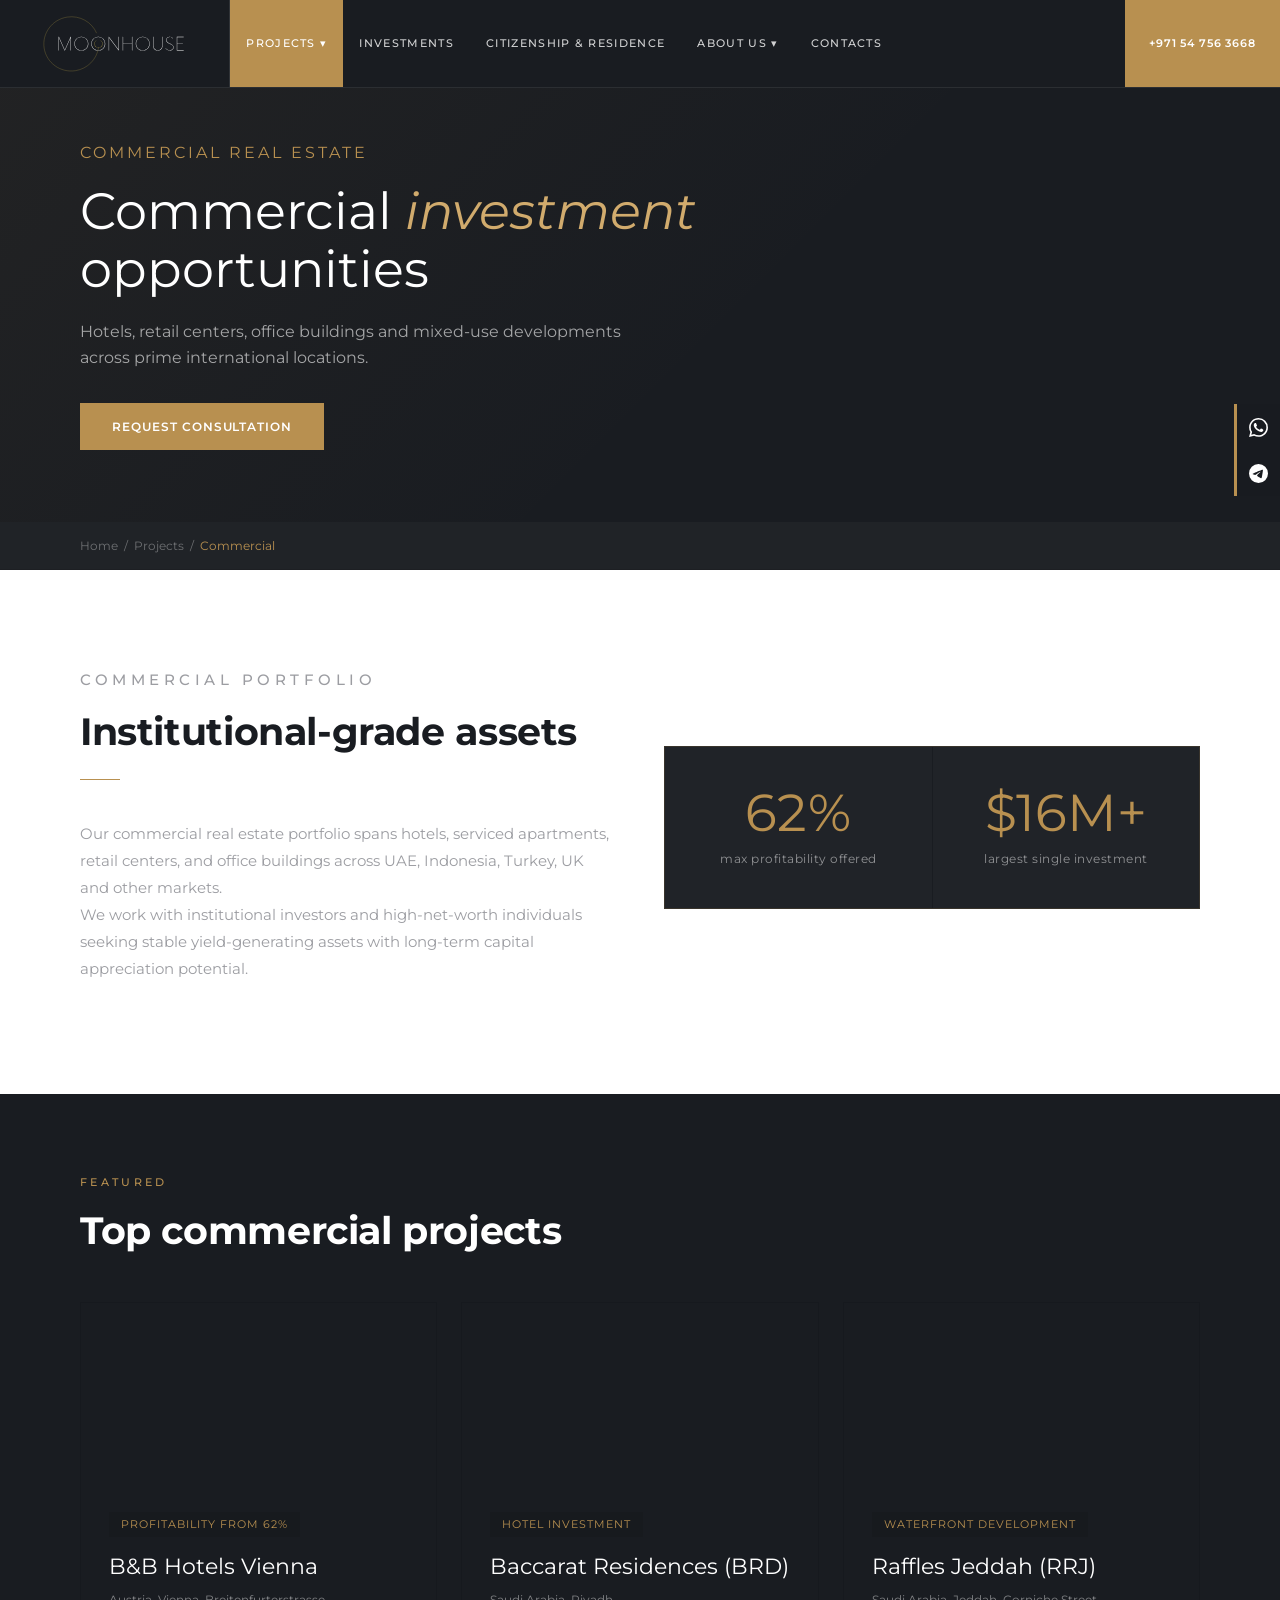
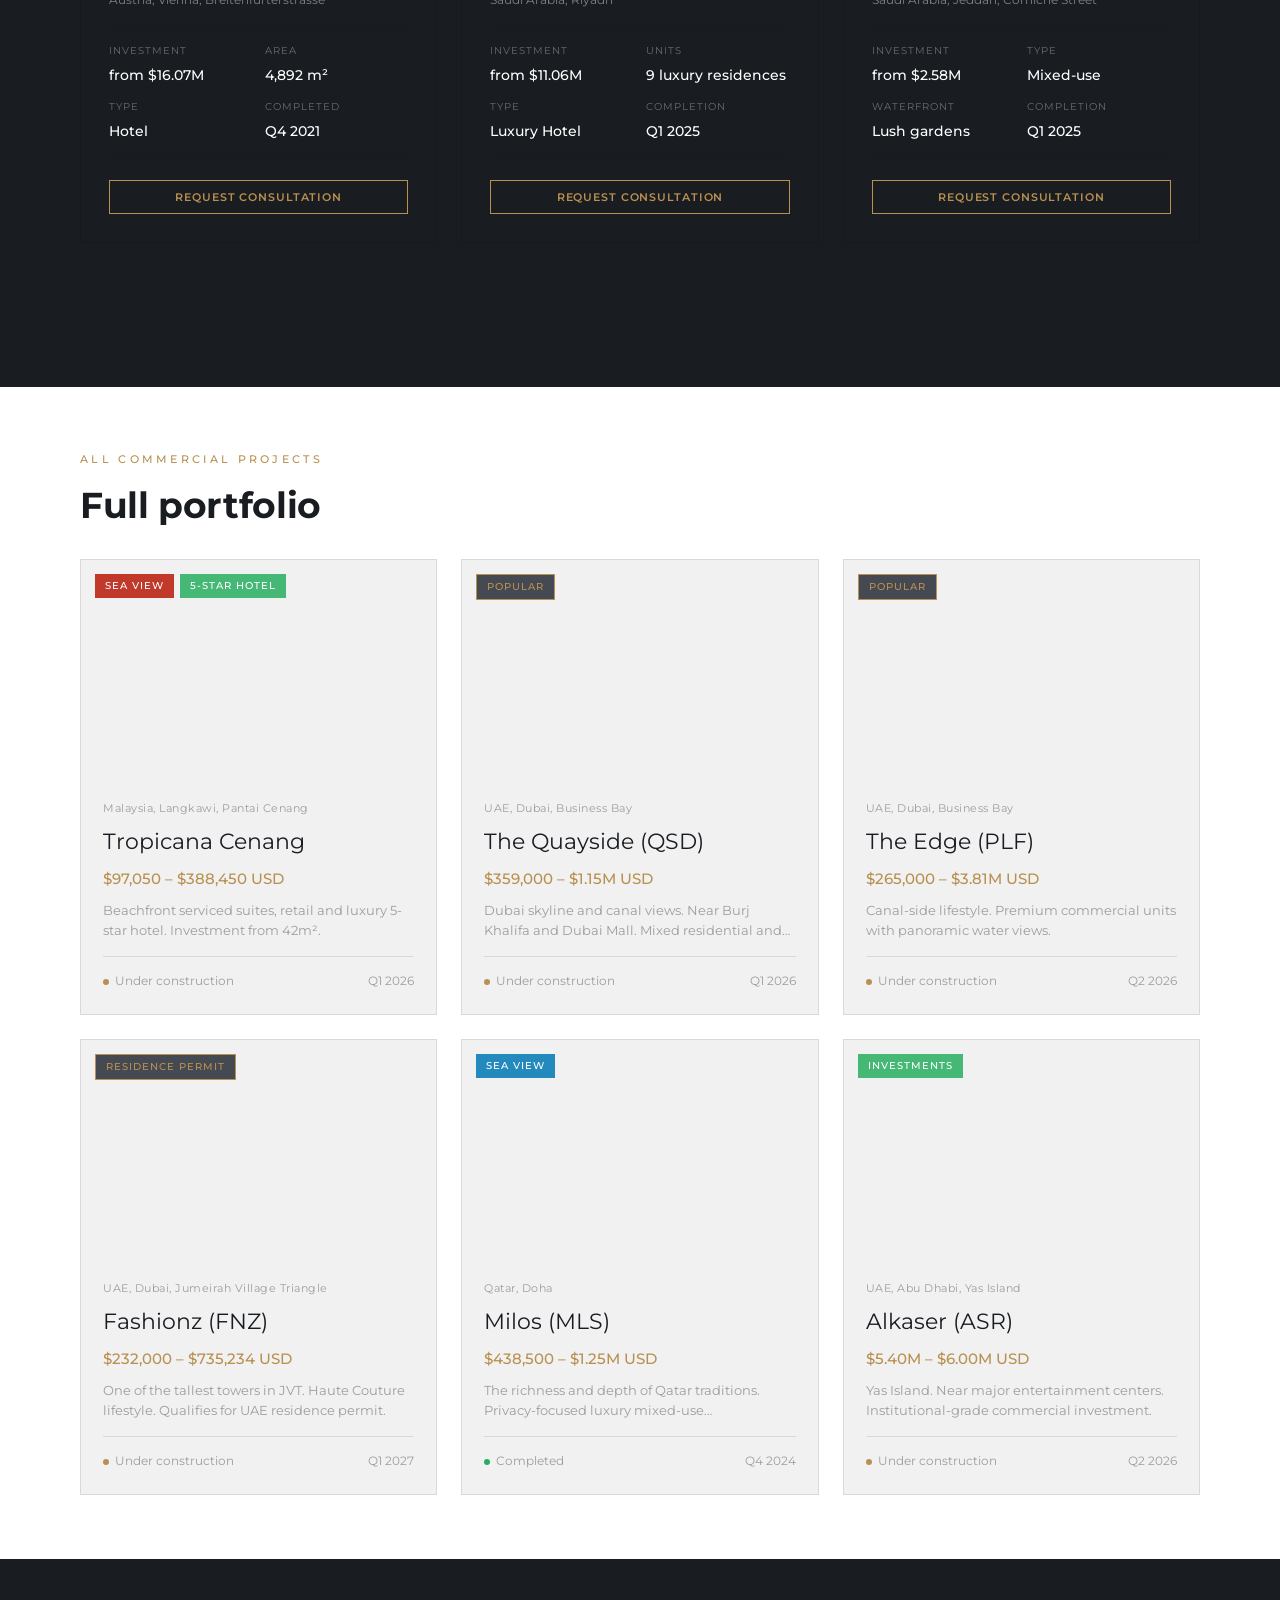
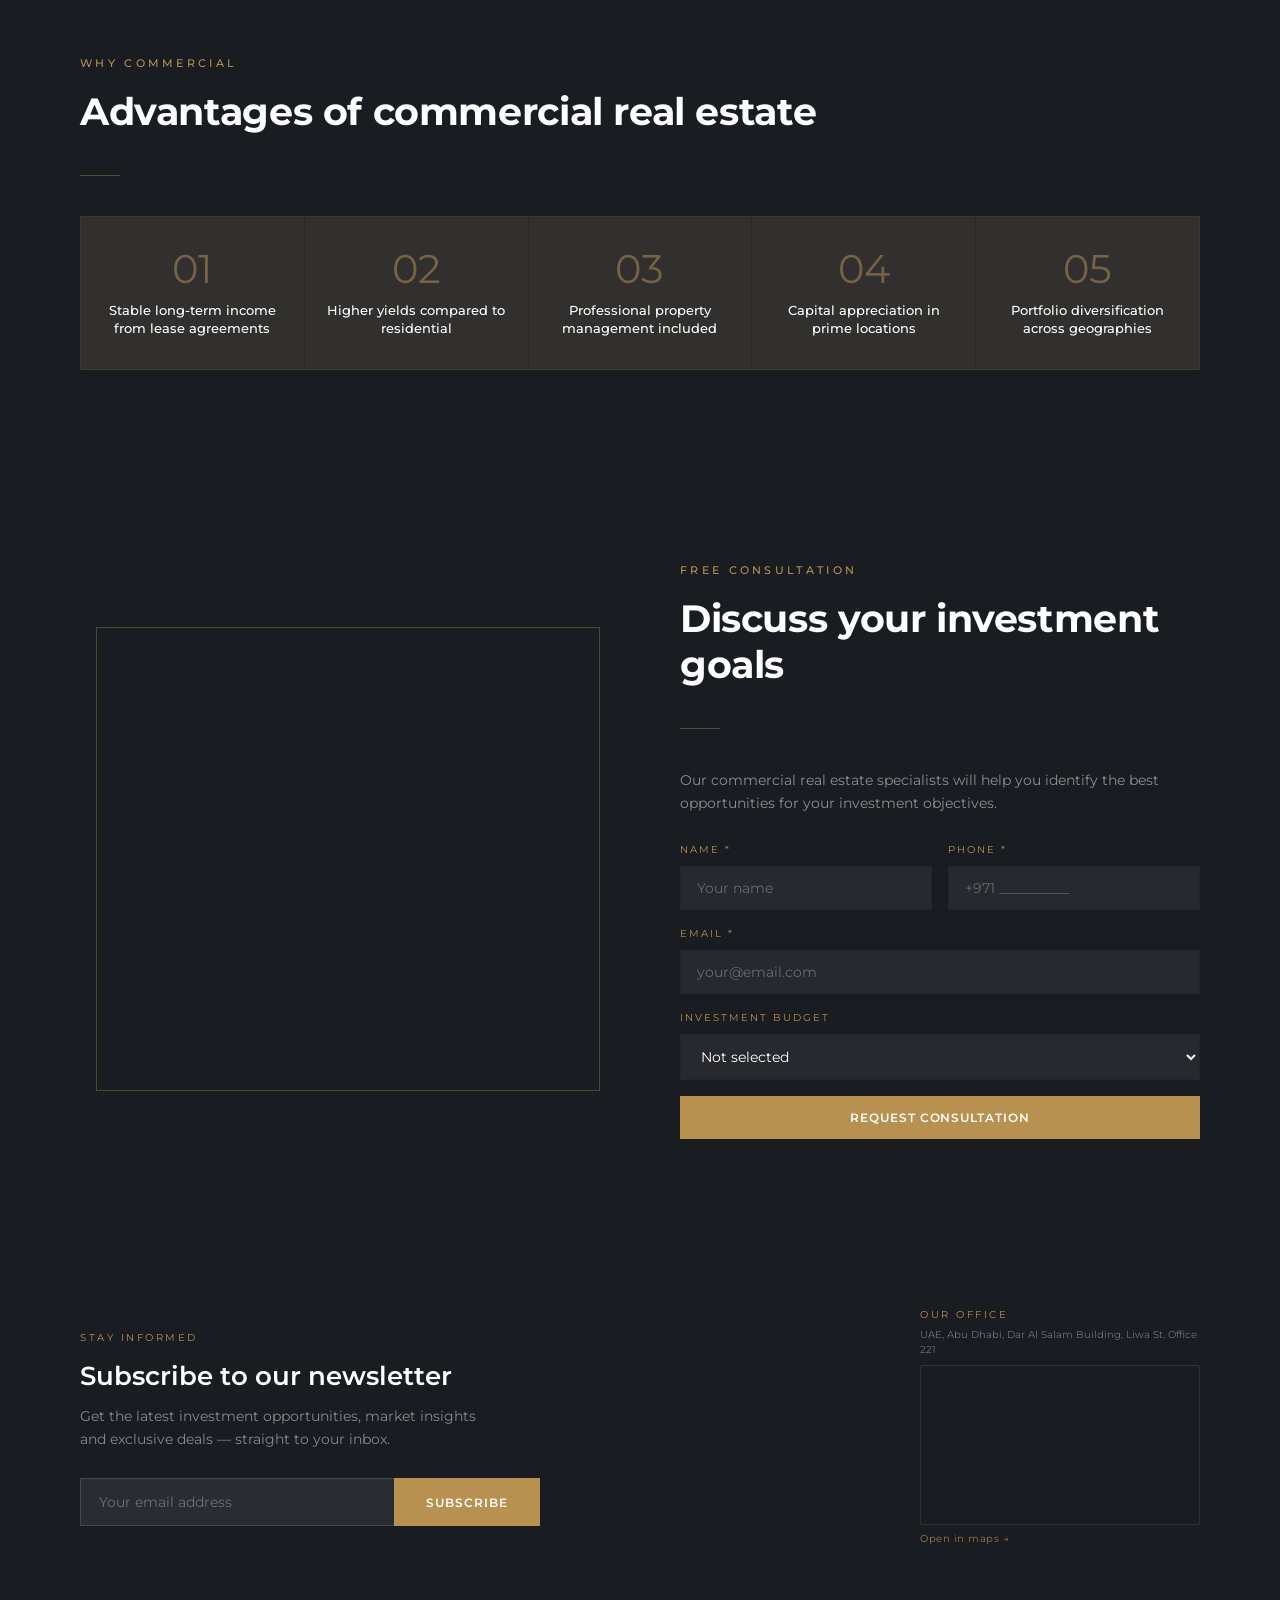
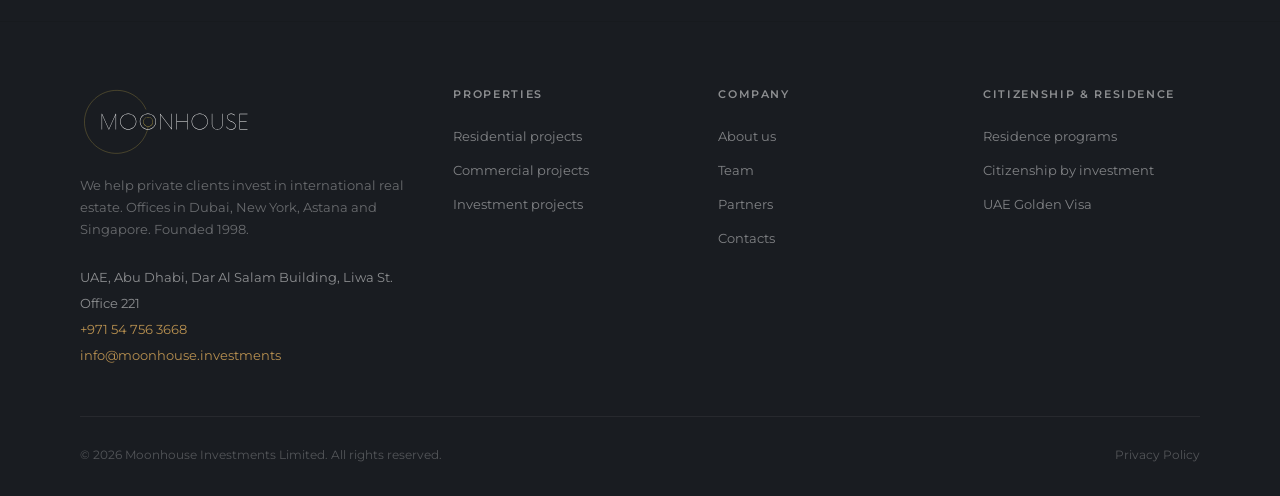
<file: commercial.html>
<!DOCTYPE html>
<html lang="en">
<head>
<meta charset="UTF-8">
<meta name="viewport" content="width=device-width, initial-scale=1.0">
<title>Commercial Projects — Moonhouse Investments</title>
<link href="https://fonts.googleapis.com/css2?family=Montserrat:wght@400;500;600;700&display=swap" rel="stylesheet">
<link rel="stylesheet" href="style.css">
<style>
  @media (max-width: 900px) {
    section[style*="padding"] { padding: 48px 20px !important; }
    .section-title { font-size: 26px; }
  }
  @media (max-width: 480px) {
    section[style*="padding"] { padding: 36px 16px !important; }
  }
</style>
</head>
<body>

<nav>
  <a href="index.html" class="logo"><img src="moonhouse-logo.svg" alt="Moonhouse Investments"></a>
  <ul class="nav-links">
    <li class="has-dropdown"><a href="projects.html" class="active">Projects ▾</a>
      <ul class="dropdown">
        <li><a href="projects.html">All Projects</a></li>
        <li><a href="commercial.html" class="active">Commercial</a></li>
        <li><a href="residential.html">Residential</a></li>
        <li><a href="top-offers.html">Top Offers</a></li>
      </ul>
    </li>
    <li><a href="investments.html">Investments</a></li>
    <li><a href="citizenship.html">Citizenship &amp; Residence</a></li>
    <li class="has-dropdown"><a href="about.html">About Us ▾</a>
      <ul class="dropdown">
        <li><a href="about.html">About Company</a></li>
        <li><a href="about.html#team">Team</a></li>
        <li><a href="about.html#partners">Partners</a></li>
        <li><a href="about.html#reviews">Reviews</a></li>
      </ul>
    </li>
    <li><a href="contacts.html">Contacts</a></li>
  </ul>
  <button class="hamburger" id="hamburger" aria-label="Open menu"><span></span><span></span><span></span></button>
  <a href="tel:+971547563668" class="nav-phone">+971 54 756 3668</a>
</nav>
<div class="nav-overlay" id="navOverlay"></div>

<!-- SOCIAL SIDEBAR -->
<div class="social-sidebar">
  <a href="https://wa.me/971547563668" target="_blank" rel="noopener" title="WhatsApp"><svg viewBox="0 0 24 24"><path d="M17.472 14.382c-.297-.149-1.758-.867-2.03-.967-.273-.099-.471-.148-.67.15-.197.297-.767.966-.94 1.164-.173.199-.347.223-.644.075-.297-.15-1.255-.463-2.39-1.475-.883-.788-1.48-1.761-1.653-2.059-.173-.297-.018-.458.13-.606.134-.133.298-.347.446-.52.149-.174.198-.298.298-.497.099-.198.05-.371-.025-.52-.075-.149-.669-1.612-.916-2.207-.242-.579-.487-.5-.669-.51-.173-.008-.371-.01-.57-.01-.198 0-.52.074-.792.372-.272.297-1.04 1.016-1.04 2.479 0 1.462 1.065 2.875 1.213 3.074.149.198 2.096 3.2 5.077 4.487.709.306 1.262.489 1.694.625.712.227 1.36.195 1.871.118.571-.085 1.758-.719 2.006-1.413.248-.694.248-1.289.173-1.413-.074-.124-.272-.198-.57-.347m-5.421 7.403h-.004a9.87 9.87 0 01-5.031-1.378l-.361-.214-3.741.982.998-3.648-.235-.374a9.86 9.86 0 01-1.51-5.26c.001-5.45 4.436-9.884 9.888-9.884 2.64 0 5.122 1.03 6.988 2.898a9.825 9.825 0 012.893 6.994c-.003 5.45-4.437 9.884-9.885 9.884m8.413-18.297A11.815 11.815 0 0012.05 0C5.495 0 .16 5.335.157 11.892c0 2.096.547 4.142 1.588 5.945L.057 24l6.305-1.654a11.882 11.882 0 005.683 1.448h.005c6.554 0 11.89-5.335 11.893-11.893a11.821 11.821 0 00-3.48-8.413z"/></svg></a>
  <a href="https://t.me/moonhouseinvest" target="_blank" rel="noopener" title="Telegram"><svg viewBox="0 0 24 24"><path d="M11.944 0A12 12 0 0 0 0 12a12 12 0 0 0 12 12 12 12 0 0 0 12-12A12 12 0 0 0 12 0a12 12 0 0 0-.056 0zm4.962 7.224c.1-.002.321.023.465.14a.506.506 0 0 1 .171.325c.016.093.036.306.02.472-.18 1.898-.962 6.502-1.36 8.627-.168.9-.499 1.201-.82 1.23-.696.065-1.225-.46-1.9-.902-1.056-.693-1.653-1.124-2.678-1.8-1.185-.78-.417-1.21.258-1.91.177-.184 3.247-2.977 3.307-3.23.007-.032.014-.15-.056-.212s-.174-.041-.249-.024c-.106.024-1.793 1.14-5.061 3.345-.48.33-.913.49-1.302.48-.428-.008-1.252-.241-1.865-.44-.752-.245-1.349-.374-1.297-.789.027-.216.325-.437.893-.663 3.498-1.524 5.83-2.529 6.998-3.014 3.332-1.386 4.025-1.627 4.476-1.635z"/></svg></a>
</div>

<div class="page-hero">
  <div class="page-hero-bg" style="background-image:url('https://images.unsplash.com/photo-1486325212027-8081e485255e?w=1600&q=80')"></div>
  <div class="page-hero-content">
    <p class="hero-tag">Commercial real estate</p>
    <h1>Commercial <em>investment</em> opportunities</h1>
    <p>Hotels, retail centers, office buildings and mixed-use developments across prime international locations.</p>
    <a href="#form" class="btn-gold">Request consultation</a>
  </div>
</div>

<div class="breadcrumb">
  <a href="index.html">Home</a> &nbsp;/&nbsp; <a href="#">Projects</a> &nbsp;/&nbsp; <span>Commercial</span>
</div>

<!-- INTRO -->
<section style="background:var(--white); padding:96px 80px 64px;">
  <div class="two-col-text">
    <div>
      <p class="section-label">Commercial portfolio</p>
      <h2 class="section-title" style="margin-bottom:24px;">Institutional-grade assets</h2>
      <div class="divider"></div>
      <p>Our commercial real estate portfolio spans hotels, serviced apartments, retail centers, and office buildings across UAE, Indonesia, Turkey, UK and other markets.</p>
      <p>We work with institutional investors and high-net-worth individuals seeking stable yield-generating assets with long-term capital appreciation potential.</p>
    </div>
    <div style="padding-top:80px;">
      <div class="stats-grid" style="background:var(--dark);border-color:rgba(184,149,90,0.2);">
        <div class="stat-item"><div class="stat-num">62%</div><div class="stat-label">max profitability offered</div></div>
        <div class="stat-item"><div class="stat-num">$16M+</div><div class="stat-label">largest single investment</div></div>
      </div>
    </div>
  </div>
</section>

<!-- FEATURED COMMERCIAL -->
<section style="background:var(--dark); padding:80px 80px;">
  <p class="section-label" style="color:var(--gold)">Featured</p>
  <h2 class="section-title" style="color:white;margin-bottom:48px;">Top commercial projects</h2>
  <div class="featured-invest-grid">

    <div class="featured-invest-card">
      <div class="featured-invest-img" style="background-image:url('https://images.unsplash.com/photo-1566073771259-6a8506099945?w=600&q=75')"></div>
      <div class="featured-invest-body">
        <span class="invest-profit">Profitability from 62%</span>
        <p class="invest-name">B&amp;B Hotels Vienna</p>
        <p class="invest-location">Austria, Vienna, Breitenfurterstrasse</p>
        <div class="invest-meta">
          <div class="invest-meta-item"><label>Investment</label><span>from $16.07M</span></div>
          <div class="invest-meta-item"><label>Area</label><span>4,892 m²</span></div>
          <div class="invest-meta-item"><label>Type</label><span>Hotel</span></div>
          <div class="invest-meta-item"><label>Completed</label><span>Q4 2021</span></div>
        </div>
        <button class="btn-outline" style="font-size:11px;padding:9px 20px;width:100%;">Request consultation</button>
      </div>
    </div>

    <div class="featured-invest-card">
      <div class="featured-invest-img" style="background-image:url('https://images.unsplash.com/photo-1564501049412-61c2a3083791?w=600&q=75')"></div>
      <div class="featured-invest-body">
        <span class="invest-profit">Hotel investment</span>
        <p class="invest-name">Baccarat Residences (BRD)</p>
        <p class="invest-location">Saudi Arabia, Riyadh</p>
        <div class="invest-meta">
          <div class="invest-meta-item"><label>Investment</label><span>from $11.06M</span></div>
          <div class="invest-meta-item"><label>Units</label><span>9 luxury residences</span></div>
          <div class="invest-meta-item"><label>Type</label><span>Luxury Hotel</span></div>
          <div class="invest-meta-item"><label>Completion</label><span>Q1 2025</span></div>
        </div>
        <button class="btn-outline" style="font-size:11px;padding:9px 20px;width:100%;">Request consultation</button>
      </div>
    </div>

    <div class="featured-invest-card">
      <div class="featured-invest-img" style="background-image:url('https://images.unsplash.com/photo-1571896349842-33c89424de2d?w=600&q=75')"></div>
      <div class="featured-invest-body">
        <span class="invest-profit">Waterfront development</span>
        <p class="invest-name">Raffles Jeddah (RRJ)</p>
        <p class="invest-location">Saudi Arabia, Jeddah, Corniche Street</p>
        <div class="invest-meta">
          <div class="invest-meta-item"><label>Investment</label><span>from $2.58M</span></div>
          <div class="invest-meta-item"><label>Type</label><span>Mixed-use</span></div>
          <div class="invest-meta-item"><label>Waterfront</label><span>Lush gardens</span></div>
          <div class="invest-meta-item"><label>Completion</label><span>Q1 2025</span></div>
        </div>
        <button class="btn-outline" style="font-size:11px;padding:9px 20px;width:100%;">Request consultation</button>
      </div>
    </div>

  </div>
</section>

<!-- MORE COMMERCIAL -->
<section class="properties" style="padding:64px 80px;">
  <p class="section-label">All commercial projects</p>
  <h2 class="section-title" style="font-size:36px;margin-bottom:32px;">Full portfolio</h2>
  <div class="props-grid">

    <div class="prop-card">
      <div class="prop-img" style="background-image:url('https://images.unsplash.com/photo-1540541338287-41700207dee6?w=600&q=75')">
        <div class="prop-badges"><span class="badge badge-hot">Sea view</span><span class="badge badge-invest">5-star hotel</span></div>
      </div>
      <div class="prop-body">
        <p class="prop-location">Malaysia, Langkawi, Pantai Cenang</p>
        <p class="prop-name">Tropicana Cenang</p>
        <p class="prop-price">$97,050 – $388,450 USD</p>
        <p class="prop-desc">Beachfront serviced suites, retail and luxury 5-star hotel. Investment from 42m².</p>
        <div class="prop-footer"><span><span class="status-dot status-build"></span>Under construction</span><span>Q1 2026</span></div>
      </div>
    </div>

    <div class="prop-card">
      <div class="prop-img" style="background-image:url('https://images.unsplash.com/photo-1582407947304-fd86f028f716?w=600&q=75')">
        <div class="prop-badges"><span class="badge badge-top">Popular</span></div>
      </div>
      <div class="prop-body">
        <p class="prop-location">UAE, Dubai, Business Bay</p>
        <p class="prop-name">The Quayside (QSD)</p>
        <p class="prop-price">$359,000 – $1.15M USD</p>
        <p class="prop-desc">Dubai skyline and canal views. Near Burj Khalifa and Dubai Mall. Mixed residential and commercial.</p>
        <div class="prop-footer"><span><span class="status-dot status-build"></span>Under construction</span><span>Q1 2026</span></div>
      </div>
    </div>

    <div class="prop-card">
      <div class="prop-img" style="background-image:url('https://images.unsplash.com/photo-1512917774080-9991f1c4c750?w=600&q=75')">
        <div class="prop-badges"><span class="badge badge-top">Popular</span></div>
      </div>
      <div class="prop-body">
        <p class="prop-location">UAE, Dubai, Business Bay</p>
        <p class="prop-name">The Edge (PLF)</p>
        <p class="prop-price">$265,000 – $3.81M USD</p>
        <p class="prop-desc">Canal-side lifestyle. Premium commercial units with panoramic water views.</p>
        <div class="prop-footer"><span><span class="status-dot status-build"></span>Under construction</span><span>Q2 2026</span></div>
      </div>
    </div>

    <div class="prop-card">
      <div class="prop-img" style="background-image:url('https://images.unsplash.com/photo-1557804506-669a67965ba0?w=600&q=75')">
        <div class="prop-badges"><span class="badge badge-top">Residence permit</span></div>
      </div>
      <div class="prop-body">
        <p class="prop-location">UAE, Dubai, Jumeirah Village Triangle</p>
        <p class="prop-name">Fashionz (FNZ)</p>
        <p class="prop-price">$232,000 – $735,234 USD</p>
        <p class="prop-desc">One of the tallest towers in JVT. Haute Couture lifestyle. Qualifies for UAE residence permit.</p>
        <div class="prop-footer"><span><span class="status-dot status-build"></span>Under construction</span><span>Q1 2027</span></div>
      </div>
    </div>

    <div class="prop-card">
      <div class="prop-img" style="background-image:url('https://images.unsplash.com/photo-1511818966892-d7d671e672a2?w=600&q=75')">
        <div class="prop-badges"><span class="badge badge-sea">Sea view</span></div>
      </div>
      <div class="prop-body">
        <p class="prop-location">Qatar, Doha</p>
        <p class="prop-name">Milos (MLS)</p>
        <p class="prop-price">$438,500 – $1.25M USD</p>
        <p class="prop-desc">The richness and depth of Qatar traditions. Privacy-focused luxury mixed-use development.</p>
        <div class="prop-footer"><span><span class="status-dot status-done"></span>Completed</span><span>Q4 2024</span></div>
      </div>
    </div>

    <div class="prop-card">
      <div class="prop-img" style="background-image:url('https://images.unsplash.com/photo-1600880292203-757bb62b4baf?w=600&q=75')">
        <div class="prop-badges"><span class="badge badge-invest">Investments</span></div>
      </div>
      <div class="prop-body">
        <p class="prop-location">UAE, Abu Dhabi, Yas Island</p>
        <p class="prop-name">Alkaser (ASR)</p>
        <p class="prop-price">$5.40M – $6.00M USD</p>
        <p class="prop-desc">Yas Island. Near major entertainment centers. Institutional-grade commercial investment.</p>
        <div class="prop-footer"><span><span class="status-dot status-build"></span>Under construction</span><span>Q2 2026</span></div>
      </div>
    </div>

  </div>
</section>

<!-- WHY COMMERCIAL -->
<section class="stats" style="padding:96px 80px;">
  <p class="section-label">Why commercial</p>
  <h2 class="section-title">Advantages of commercial real estate</h2>
  <div class="divider" style="background:rgba(184,149,90,0.4)"></div>
  <div class="process-steps" style="background:rgba(184,149,90,0.1);border-color:rgba(184,149,90,0.15);margin-bottom:0;">
    <div class="step" style="background:rgba(255,255,255,0.04);">
      <div class="step-num" style="color:rgba(184,149,90,0.5)">01</div>
      <div class="step-title" style="color:white;">Stable long-term income from lease agreements</div>
    </div>
    <div class="step" style="background:rgba(255,255,255,0.04);">
      <div class="step-num" style="color:rgba(184,149,90,0.5)">02</div>
      <div class="step-title" style="color:white;">Higher yields compared to residential</div>
    </div>
    <div class="step" style="background:rgba(255,255,255,0.04);">
      <div class="step-num" style="color:rgba(184,149,90,0.5)">03</div>
      <div class="step-title" style="color:white;">Professional property management included</div>
    </div>
    <div class="step" style="background:rgba(255,255,255,0.04);">
      <div class="step-num" style="color:rgba(184,149,90,0.5)">04</div>
      <div class="step-title" style="color:white;">Capital appreciation in prime locations</div>
    </div>
    <div class="step" style="background:rgba(255,255,255,0.04);">
      <div class="step-num" style="color:rgba(184,149,90,0.5)">05</div>
      <div class="step-title" style="color:white;">Portfolio diversification across geographies</div>
    </div>
  </div>
</section>

<!-- FORM -->
<section class="consultation" id="form">
  <div class="consult-grid">
    <div class="consult-img" style="background-image:url('https://images.unsplash.com/photo-1486325212027-8081e485255e?w=800&q=80')"></div>
    <div class="consult-form">
      <p class="section-label">Free consultation</p>
      <h2 class="section-title">Discuss your investment goals</h2>
      <div class="divider" style="background:rgba(184,149,90,0.4)"></div>
      <p style="color:rgba(255,255,255,0.5);font-size:14px;margin-bottom:28px;">Our commercial real estate specialists will help you identify the best opportunities for your investment objectives.</p>
      <div class="form-row">
        <div class="form-group"><label>Name *</label><input type="text" placeholder="Your name"></div>
        <div class="form-group"><label>Phone *</label><input type="tel" placeholder="+971 __________"></div>
      </div>
      <div class="form-group"><label>Email *</label><input type="email" placeholder="your@email.com"></div>
      <div class="form-group">
        <label>Investment budget</label>
        <select><option>Not selected</option><option>$1M – $5M</option><option>$5M – $20M</option><option>$20M+</option></select>
      </div>
      <button class="btn-gold" style="width:100%;padding:14px;">Request consultation</button>
    </div>
  </div>
</section>

<!-- NEWSLETTER -->
<section class="newsletter-section">
  <div class="newsletter-left">
    <div>
      <p class="newsletter-label-small">Stay informed</p>
      <h2 class="newsletter-title">Subscribe to our newsletter</h2>
      <p class="newsletter-sub">Get the latest investment opportunities, market insights and exclusive deals — straight to your inbox.</p>
    </div>
    <form class="newsletter-form" onsubmit="return false;">
      <input type="email" class="newsletter-input" placeholder="Your email address">
      <button type="submit" class="btn-gold">Subscribe</button>
    </form>
  </div>
  <div class="footer-map-box">
    <p class="newsletter-label-small">Our office</p>
    <p class="map-address">UAE, Abu Dhabi, Dar Al Salam Building, Liwa St. Office 221</p>
    <iframe src="https://www.openstreetmap.org/export/embed.html?bbox=54.352%2C24.474%2C54.372%2C24.494&layer=mapnik&marker=24.484%2C54.362" frameborder="0" scrolling="no" title="Office location"></iframe>
    <a href="https://www.openstreetmap.org/?mlat=24.484&mlon=54.362#map=16/24.484/54.362" target="_blank" rel="noopener" class="map-link">Open in maps →</a>
  </div>
</section>

<footer>
  <div class="footer-grid">
    <div>
      <a href="index.html" class="footer-logo"><img src="moonhouse-logo.svg" alt="Moonhouse Investments"></a>
      <p class="footer-about">We help private clients invest in international real estate. Offices in Dubai, New York, Astana and Singapore. Founded 1998.</p>
      <div class="footer-contact">
        <div>UAE, Abu Dhabi, Dar Al Salam Building, Liwa St. Office 221</div>
        <div><a href="tel:+971547563668">+971 54 756 3668</a></div>
        <div><a href="mailto:info@moonhouse.investments">info@moonhouse.investments</a></div>
      </div>
    </div>
    <div class="footer-col">
      <h4>Properties</h4>
      <ul>
        <li><a href="residential.html">Residential projects</a></li>
        <li><a href="commercial.html">Commercial projects</a></li>
        <li><a href="investments.html">Investment projects</a></li>
      </ul>
    </div>
    <div class="footer-col">
      <h4>Company</h4>
      <ul>
        <li><a href="about.html">About us</a></li>
        <li><a href="about.html#team">Team</a></li>
        <li><a href="about.html#partners">Partners</a></li>
        <li><a href="contacts.html">Contacts</a></li>
      </ul>
    </div>
    <div class="footer-col">
      <h4>Citizenship &amp; Residence</h4>
      <ul>
        <li><a href="citizenship.html">Residence programs</a></li>
        <li><a href="citizenship.html#citizenship">Citizenship by investment</a></li>
        <li><a href="citizenship.html#uae">UAE Golden Visa</a></li>
      </ul>
    </div>
  </div>
  <div class="footer-bottom">
    <span>© 2026 Moonhouse Investments Limited. All rights reserved.</span>
    <span><a href="#" style="color:rgba(255,255,255,0.25);text-decoration:none;">Privacy Policy</a></span>
  </div>
</footer>

<script src="app.js"></script>
<script>
// ── Make prop-cards clickable ──────────────────────────
(function() {
  var NAME_TO_ID = {
    'Aldar Haven Verdes': 'aldar-haven-verdes',
    'The Source': 'the-source',
    'The Source (SRC)': 'the-source',
    'Gardenia Bay': 'gardenia-bay',
    'Gardenia Bay (GBY)': 'gardenia-bay',
    'Yas Golf Collection': 'yas-golf-collection',
    'Yas Golf Collection (YGC)': 'yas-golf-collection',
    'Bay Views': 'bay-views',
    'Bay Views (BVS)': 'bay-views',
    'Manarat Living': 'manarat-living',
    'Cassia Rama 9': 'cassia-rama-9',
    'Sunny Moon': 'sunny-moon',
    'Sunny Moon (SMN)': 'sunny-moon',
    'Laguna Lakelands': 'laguna-lakelands',
    'Laguna Lakelands (LLR)': 'laguna-lakelands',
    'Sunny Ocean Berawa': 'sunny-ocean-berawa',
    'Sunny Ocean Berawa (SBW)': 'sunny-ocean-berawa',
    'Sunny Ocean': 'sunny-ocean',
    'Sunny Ocean (SOP)': 'sunny-ocean',
    'Sunny Apart': 'sunny-apart',
    'Sunny Apart (SPT)': 'sunny-apart',
    '250 City Road': '250-city-road',
    'Aegean Heights': 'aegean-heights',
    'Quinta da Luz': 'quinta-da-luz',
    'Tropicana Cenang': 'tropicana-cenang',
    'Tropicana Cenang (CNG)': 'tropicana-cenang',
    'Skala Villa': 'skala-villa',
    'Skala Villa (SKV)': 'skala-villa'
  };
  document.querySelectorAll('.prop-card').forEach(function(card) {
    var nameEl = card.querySelector('.prop-name');
    if (!nameEl) return;
    var id = NAME_TO_ID[nameEl.textContent.trim()];
    if (!id) return;
    card.style.cursor = 'pointer';
    card.addEventListener('click', function() {
      window.location.href = 'property.html?id=' + id;
    });
  });
})();
</script>
</body>
</html>
</file>
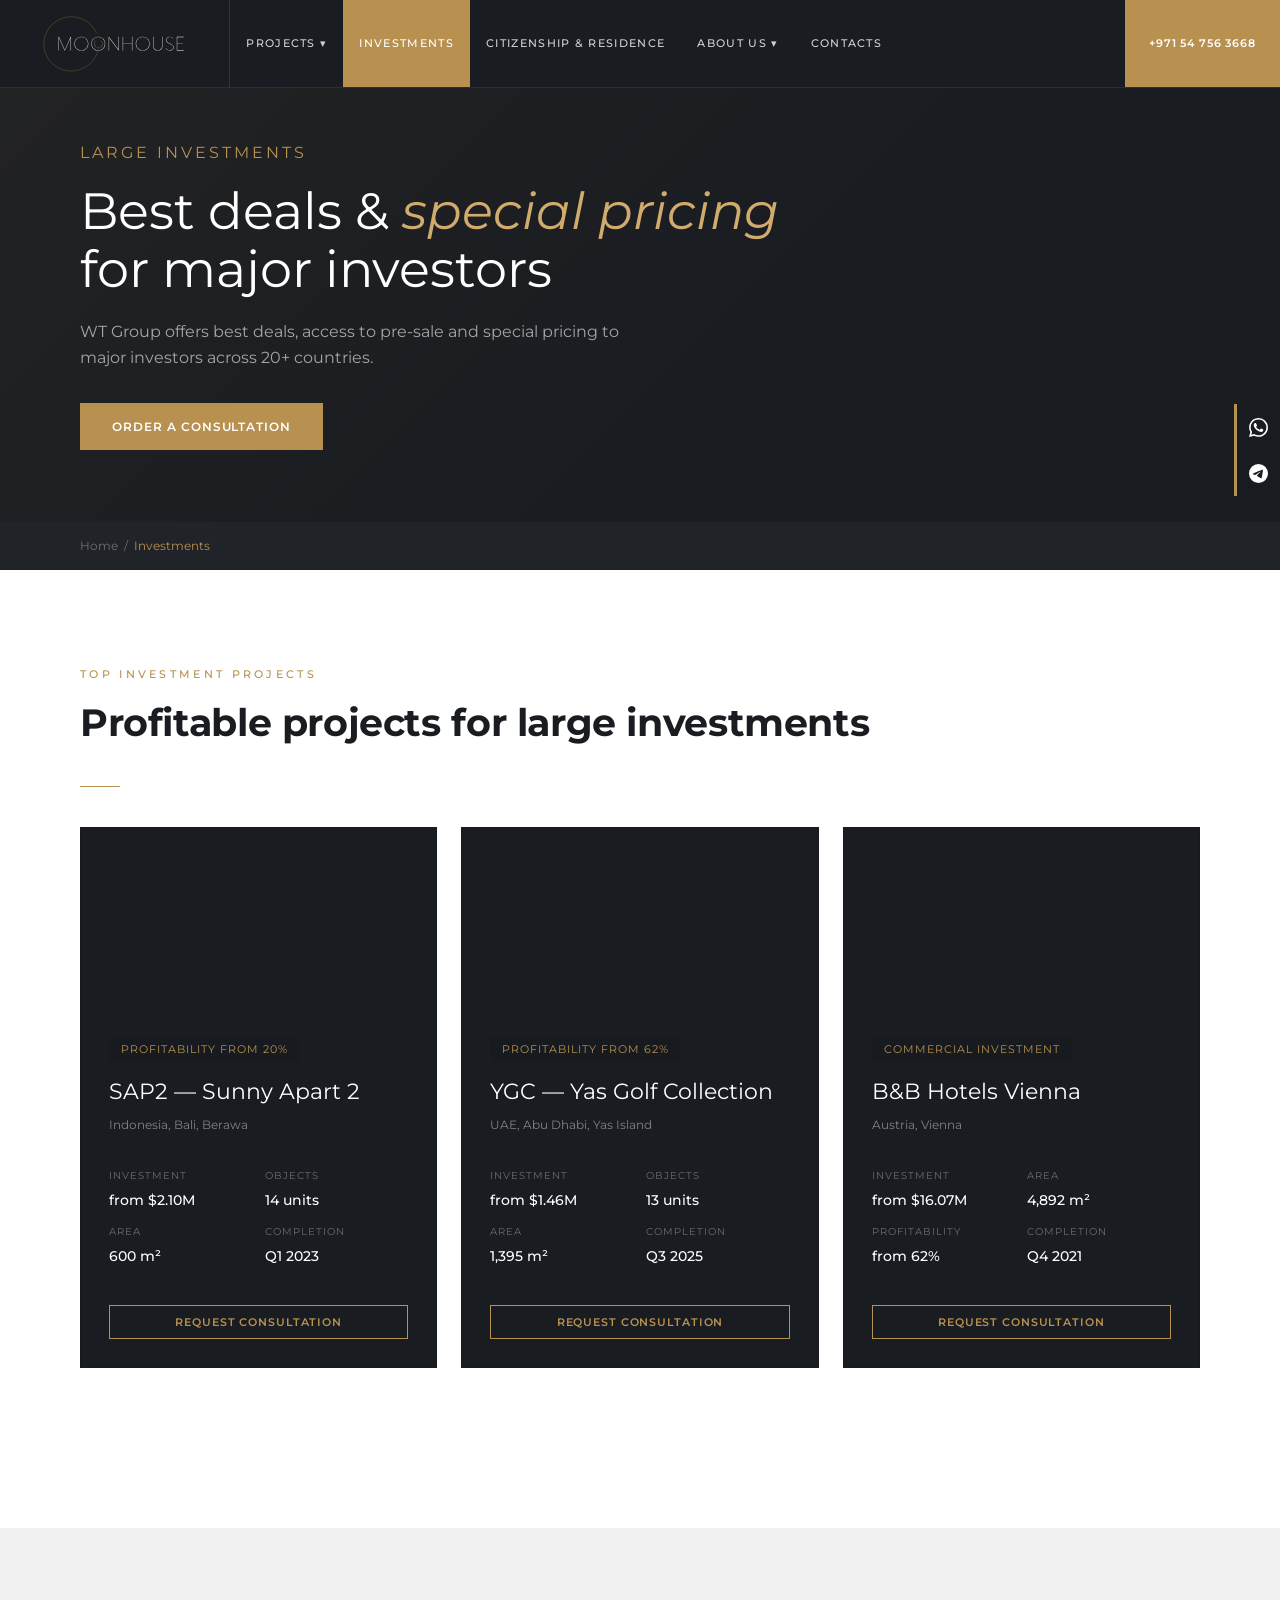
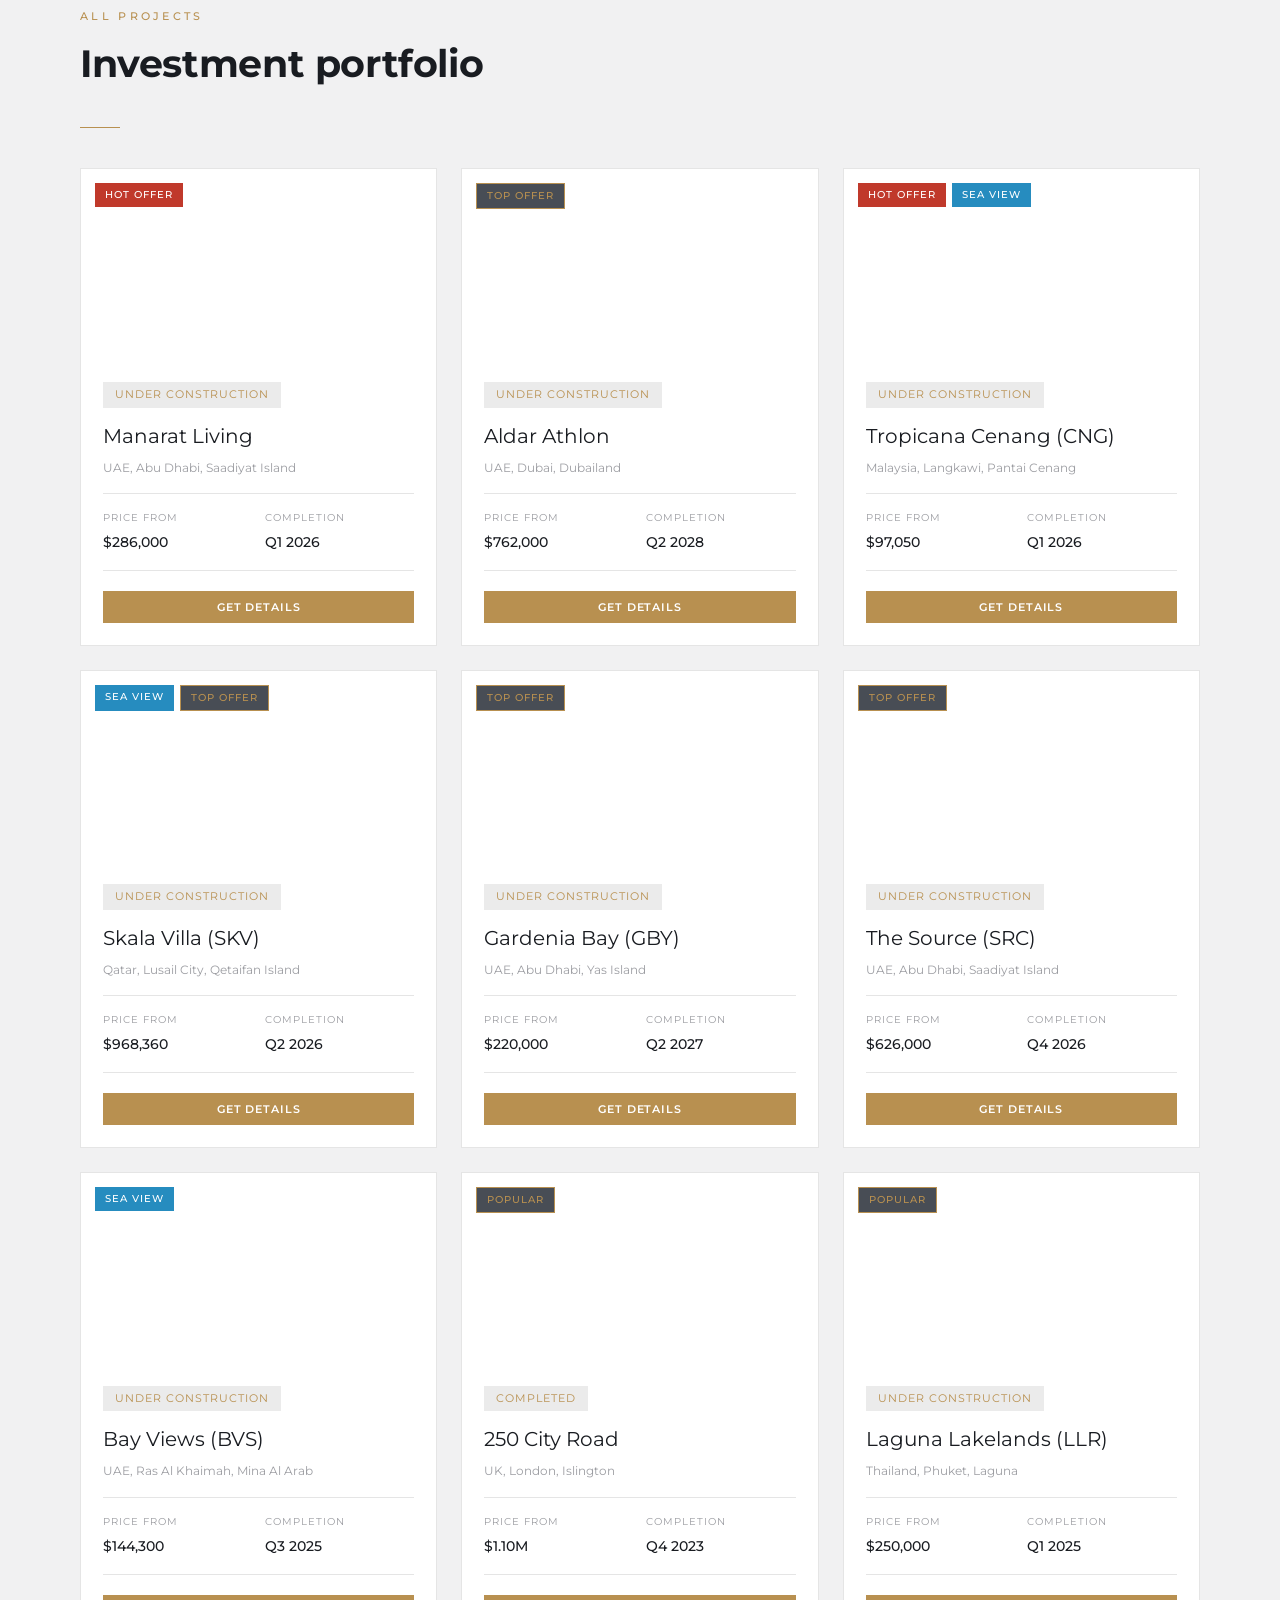
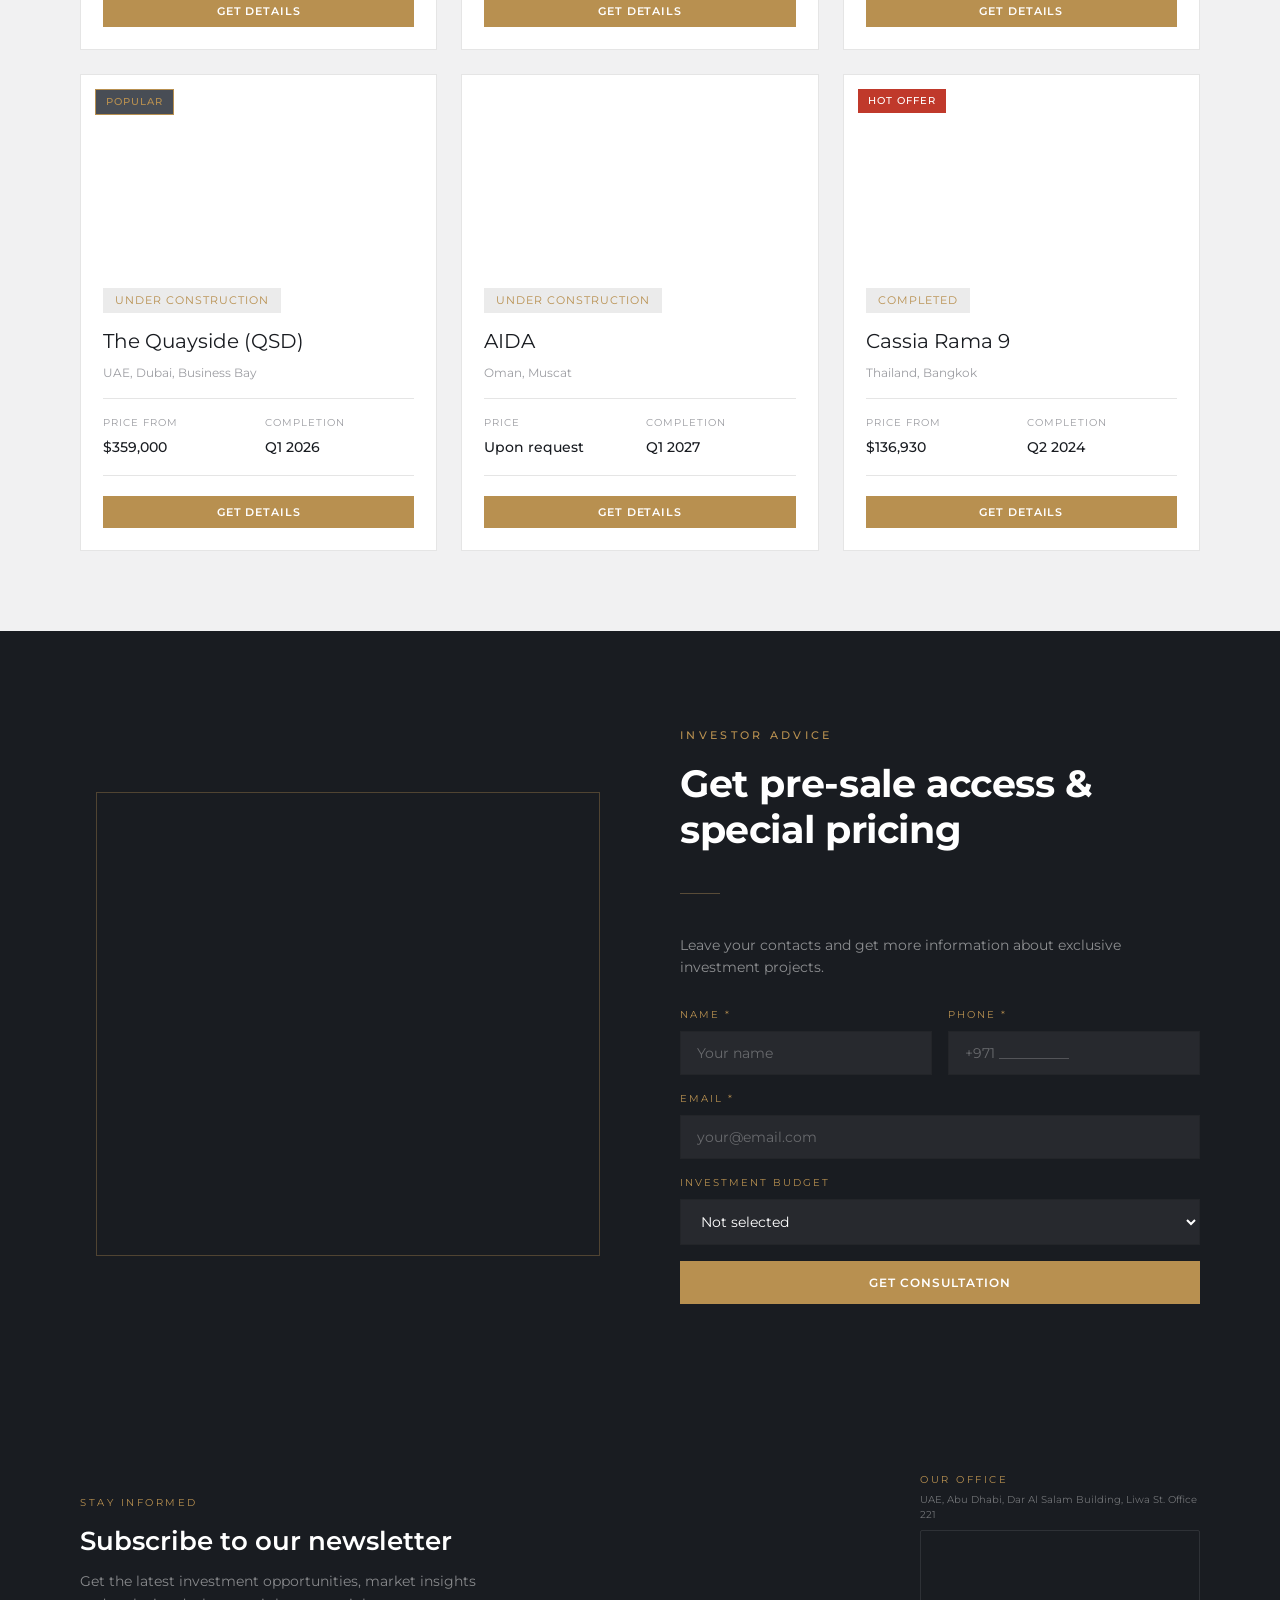
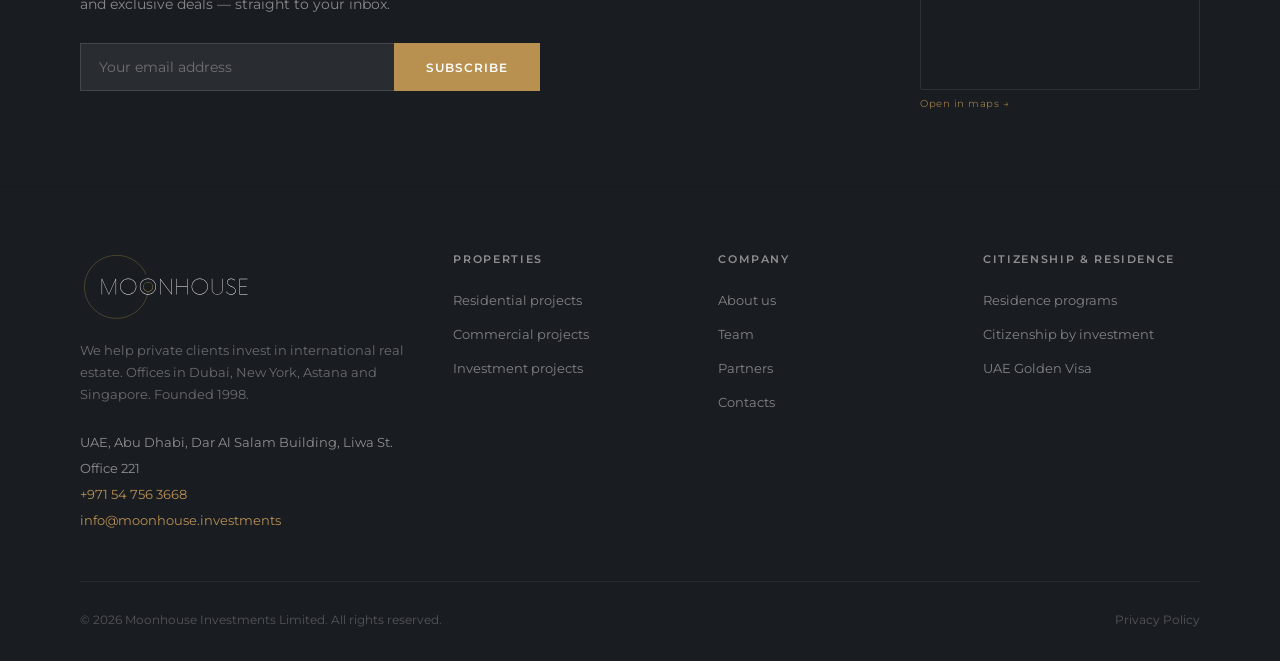
<file: investments.html>
<!DOCTYPE html>
<html lang="en">
<head>
<meta charset="UTF-8">
<meta name="viewport" content="width=device-width, initial-scale=1.0">
<title>Investments — Moonhouse Investments</title>
<link href="https://fonts.googleapis.com/css2?family=Montserrat:wght@400;500;600;700&display=swap" rel="stylesheet">
<link rel="stylesheet" href="style.css">
<style>
  @media (max-width: 900px) {
    section[style*="padding"] { padding: 48px 20px !important; }
    .section-title { font-size: 26px; }
  }
  @media (max-width: 480px) {
    section[style*="padding"] { padding: 36px 16px !important; }
  }
</style>
</head>
<body>

<nav>
  <a href="index.html" class="logo"><img src="moonhouse-logo.svg" alt="Moonhouse Investments"></a>
  <ul class="nav-links">
    <li class="has-dropdown"><a href="projects.html">Projects ▾</a>
      <ul class="dropdown">
        <li><a href="projects.html">All Projects</a></li>
        <li><a href="commercial.html">Commercial</a></li>
        <li><a href="residential.html">Residential</a></li>
        <li><a href="top-offers.html">Top Offers</a></li>
      </ul>
    </li>
    <li><a href="investments.html" class="active">Investments</a></li>
    <li><a href="citizenship.html">Citizenship &amp; Residence</a></li>
    <li class="has-dropdown"><a href="about.html">About Us ▾</a>
      <ul class="dropdown">
        <li><a href="about.html">About Company</a></li>
        <li><a href="about.html#team">Team</a></li>
        <li><a href="about.html#partners">Partners</a></li>
        <li><a href="about.html#reviews">Reviews</a></li>
      </ul>
    </li>
    <li><a href="contacts.html">Contacts</a></li>
  </ul>
  <button class="hamburger" id="hamburger" aria-label="Open menu"><span></span><span></span><span></span></button>
  <a href="tel:+971547563668" class="nav-phone">+971 54 756 3668</a>
</nav>
<div class="nav-overlay" id="navOverlay"></div>

<!-- SOCIAL SIDEBAR -->
<div class="social-sidebar">
  <a href="https://wa.me/971547563668" target="_blank" rel="noopener" title="WhatsApp"><svg viewBox="0 0 24 24"><path d="M17.472 14.382c-.297-.149-1.758-.867-2.03-.967-.273-.099-.471-.148-.67.15-.197.297-.767.966-.94 1.164-.173.199-.347.223-.644.075-.297-.15-1.255-.463-2.39-1.475-.883-.788-1.48-1.761-1.653-2.059-.173-.297-.018-.458.13-.606.134-.133.298-.347.446-.52.149-.174.198-.298.298-.497.099-.198.05-.371-.025-.52-.075-.149-.669-1.612-.916-2.207-.242-.579-.487-.5-.669-.51-.173-.008-.371-.01-.57-.01-.198 0-.52.074-.792.372-.272.297-1.04 1.016-1.04 2.479 0 1.462 1.065 2.875 1.213 3.074.149.198 2.096 3.2 5.077 4.487.709.306 1.262.489 1.694.625.712.227 1.36.195 1.871.118.571-.085 1.758-.719 2.006-1.413.248-.694.248-1.289.173-1.413-.074-.124-.272-.198-.57-.347m-5.421 7.403h-.004a9.87 9.87 0 01-5.031-1.378l-.361-.214-3.741.982.998-3.648-.235-.374a9.86 9.86 0 01-1.51-5.26c.001-5.45 4.436-9.884 9.888-9.884 2.64 0 5.122 1.03 6.988 2.898a9.825 9.825 0 012.893 6.994c-.003 5.45-4.437 9.884-9.885 9.884m8.413-18.297A11.815 11.815 0 0012.05 0C5.495 0 .16 5.335.157 11.892c0 2.096.547 4.142 1.588 5.945L.057 24l6.305-1.654a11.882 11.882 0 005.683 1.448h.005c6.554 0 11.89-5.335 11.893-11.893a11.821 11.821 0 00-3.48-8.413z"/></svg></a>
  <a href="https://t.me/moonhouseinvest" target="_blank" rel="noopener" title="Telegram"><svg viewBox="0 0 24 24"><path d="M11.944 0A12 12 0 0 0 0 12a12 12 0 0 0 12 12 12 12 0 0 0 12-12A12 12 0 0 0 12 0a12 12 0 0 0-.056 0zm4.962 7.224c.1-.002.321.023.465.14a.506.506 0 0 1 .171.325c.016.093.036.306.02.472-.18 1.898-.962 6.502-1.36 8.627-.168.9-.499 1.201-.82 1.23-.696.065-1.225-.46-1.9-.902-1.056-.693-1.653-1.124-2.678-1.8-1.185-.78-.417-1.21.258-1.91.177-.184 3.247-2.977 3.307-3.23.007-.032.014-.15-.056-.212s-.174-.041-.249-.024c-.106.024-1.793 1.14-5.061 3.345-.48.33-.913.49-1.302.48-.428-.008-1.252-.241-1.865-.44-.752-.245-1.349-.374-1.297-.789.027-.216.325-.437.893-.663 3.498-1.524 5.83-2.529 6.998-3.014 3.332-1.386 4.025-1.627 4.476-1.635z"/></svg></a>
</div>

<div class="page-hero">
  <div class="page-hero-bg" style="background-image:url('https://images.unsplash.com/photo-1486325212027-8081e485255e?w=1600&q=80')"></div>
  <div class="page-hero-content">
    <p class="hero-tag">Large investments</p>
    <h1>Best deals &amp; <em>special pricing</em> for major investors</h1>
    <p>WT Group offers best deals, access to pre-sale and special pricing to major investors across 20+ countries.</p>
    <a href="#form" class="btn-gold">Order a consultation</a>
  </div>
</div>

<div class="breadcrumb">
  <a href="index.html">Home</a> &nbsp;/&nbsp; <span>Investments</span>
</div>

<!-- FEATURED 3 -->
<section class="invest-section">
  <p class="section-label">Top investment projects</p>
  <h2 class="section-title">Profitable projects for large investments</h2>
  <div class="divider"></div>

  <div class="featured-invest-grid">
    <div class="featured-invest-card">
      <div class="featured-invest-img" style="background-image:url('https://images.unsplash.com/photo-1537996194471-e657df975ab4?w=600&q=75')"></div>
      <div class="featured-invest-body">
        <span class="invest-profit">Profitability from 20%</span>
        <p class="invest-name">SAP2 — Sunny Apart 2</p>
        <p class="invest-location">Indonesia, Bali, Berawa</p>
        <div class="invest-meta">
          <div class="invest-meta-item"><label>Investment</label><span>from $2.10M</span></div>
          <div class="invest-meta-item"><label>Objects</label><span>14 units</span></div>
          <div class="invest-meta-item"><label>Area</label><span>600 m²</span></div>
          <div class="invest-meta-item"><label>Completion</label><span>Q1 2023</span></div>
        </div>
        <button class="btn-outline" style="font-size:11px;padding:9px 20px;width:100%;">Request consultation</button>
      </div>
    </div>

    <div class="featured-invest-card">
      <div class="featured-invest-img" style="background-image:url('https://images.unsplash.com/photo-1600596542815-ffad4c1539a9?w=600&q=75')"></div>
      <div class="featured-invest-body">
        <span class="invest-profit">Profitability from 62%</span>
        <p class="invest-name">YGC — Yas Golf Collection</p>
        <p class="invest-location">UAE, Abu Dhabi, Yas Island</p>
        <div class="invest-meta">
          <div class="invest-meta-item"><label>Investment</label><span>from $1.46M</span></div>
          <div class="invest-meta-item"><label>Objects</label><span>13 units</span></div>
          <div class="invest-meta-item"><label>Area</label><span>1,395 m²</span></div>
          <div class="invest-meta-item"><label>Completion</label><span>Q3 2025</span></div>
        </div>
        <button class="btn-outline" style="font-size:11px;padding:9px 20px;width:100%;">Request consultation</button>
      </div>
    </div>

    <div class="featured-invest-card">
      <div class="featured-invest-img" style="background-image:url('https://images.unsplash.com/photo-1566073771259-6a8506099945?w=600&q=75')"></div>
      <div class="featured-invest-body">
        <span class="invest-profit">Commercial investment</span>
        <p class="invest-name">B&amp;B Hotels Vienna</p>
        <p class="invest-location">Austria, Vienna</p>
        <div class="invest-meta">
          <div class="invest-meta-item"><label>Investment</label><span>from $16.07M</span></div>
          <div class="invest-meta-item"><label>Area</label><span>4,892 m²</span></div>
          <div class="invest-meta-item"><label>Profitability</label><span>from 62%</span></div>
          <div class="invest-meta-item"><label>Completion</label><span>Q4 2021</span></div>
        </div>
        <button class="btn-outline" style="font-size:11px;padding:9px 20px;width:100%;">Request consultation</button>
      </div>
    </div>
  </div>
</section>

<!-- ALL INVEST PROJECTS -->
<section style="background:var(--cream); padding:80px 80px;">
  <p class="section-label">All projects</p>
  <h2 class="section-title">Investment portfolio</h2>
  <div class="divider"></div>
  <div class="invest-grid">

    <div class="invest-card">
      <div class="invest-card-img" style="background-image:url('https://images.unsplash.com/photo-1600596542815-ffad4c1539a9?w=600&q=75')">
        <div class="prop-badges"><span class="badge badge-hot">Hot offer</span></div>
      </div>
      <div class="invest-card-body">
        <span class="invest-profit">Under construction</span>
        <p class="invest-name">Manarat Living</p>
        <p class="invest-location">UAE, Abu Dhabi, Saadiyat Island</p>
        <div class="invest-meta">
          <div class="invest-meta-item"><label>Price from</label><span>$286,000</span></div>
          <div class="invest-meta-item"><label>Completion</label><span>Q1 2026</span></div>
        </div>
        <button class="btn-gold" style="font-size:11px;padding:9px 20px;width:100%;">Get details</button>
      </div>
    </div>

    <div class="invest-card">
      <div class="invest-card-img" style="background-image:url('https://images.unsplash.com/photo-1580587771525-78b9dba3b914?w=600&q=75')">
        <div class="prop-badges"><span class="badge badge-top">Top offer</span></div>
      </div>
      <div class="invest-card-body">
        <span class="invest-profit">Under construction</span>
        <p class="invest-name">Aldar Athlon</p>
        <p class="invest-location">UAE, Dubai, Dubailand</p>
        <div class="invest-meta">
          <div class="invest-meta-item"><label>Price from</label><span>$762,000</span></div>
          <div class="invest-meta-item"><label>Completion</label><span>Q2 2028</span></div>
        </div>
        <button class="btn-gold" style="font-size:11px;padding:9px 20px;width:100%;">Get details</button>
      </div>
    </div>

    <div class="invest-card">
      <div class="invest-card-img" style="background-image:url('https://images.unsplash.com/photo-1552465011-b4e21bf6e79a?w=600&q=75')">
        <div class="prop-badges"><span class="badge badge-hot">Hot offer</span><span class="badge badge-sea">Sea view</span></div>
      </div>
      <div class="invest-card-body">
        <span class="invest-profit">Under construction</span>
        <p class="invest-name">Tropicana Cenang (CNG)</p>
        <p class="invest-location">Malaysia, Langkawi, Pantai Cenang</p>
        <div class="invest-meta">
          <div class="invest-meta-item"><label>Price from</label><span>$97,050</span></div>
          <div class="invest-meta-item"><label>Completion</label><span>Q1 2026</span></div>
        </div>
        <button class="btn-gold" style="font-size:11px;padding:9px 20px;width:100%;">Get details</button>
      </div>
    </div>

    <div class="invest-card">
      <div class="invest-card-img" style="background-image:url('https://images.unsplash.com/photo-1512453979798-5ea266f8880c?w=600&q=75')">
        <div class="prop-badges"><span class="badge badge-sea">Sea view</span><span class="badge badge-top">Top offer</span></div>
      </div>
      <div class="invest-card-body">
        <span class="invest-profit">Under construction</span>
        <p class="invest-name">Skala Villa (SKV)</p>
        <p class="invest-location">Qatar, Lusail City, Qetaifan Island</p>
        <div class="invest-meta">
          <div class="invest-meta-item"><label>Price from</label><span>$968,360</span></div>
          <div class="invest-meta-item"><label>Completion</label><span>Q2 2026</span></div>
        </div>
        <button class="btn-gold" style="font-size:11px;padding:9px 20px;width:100%;">Get details</button>
      </div>
    </div>

    <div class="invest-card">
      <div class="invest-card-img" style="background-image:url('https://images.unsplash.com/photo-1613490493576-7fde63acd811?w=600&q=75')">
        <div class="prop-badges"><span class="badge badge-top">Top offer</span></div>
      </div>
      <div class="invest-card-body">
        <span class="invest-profit">Under construction</span>
        <p class="invest-name">Gardenia Bay (GBY)</p>
        <p class="invest-location">UAE, Abu Dhabi, Yas Island</p>
        <div class="invest-meta">
          <div class="invest-meta-item"><label>Price from</label><span>$220,000</span></div>
          <div class="invest-meta-item"><label>Completion</label><span>Q2 2027</span></div>
        </div>
        <button class="btn-gold" style="font-size:11px;padding:9px 20px;width:100%;">Get details</button>
      </div>
    </div>

    <div class="invest-card">
      <div class="invest-card-img" style="background-image:url('https://images.unsplash.com/photo-1512917774080-9991f1c4c750?w=600&q=75')">
        <div class="prop-badges"><span class="badge badge-top">Top offer</span></div>
      </div>
      <div class="invest-card-body">
        <span class="invest-profit">Under construction</span>
        <p class="invest-name">The Source (SRC)</p>
        <p class="invest-location">UAE, Abu Dhabi, Saadiyat Island</p>
        <div class="invest-meta">
          <div class="invest-meta-item"><label>Price from</label><span>$626,000</span></div>
          <div class="invest-meta-item"><label>Completion</label><span>Q4 2026</span></div>
        </div>
        <button class="btn-gold" style="font-size:11px;padding:9px 20px;width:100%;">Get details</button>
      </div>
    </div>

    <div class="invest-card">
      <div class="invest-card-img" style="background-image:url('https://images.unsplash.com/photo-1573843981267-be1999ff37cd?w=600&q=75')">
        <div class="prop-badges"><span class="badge badge-sea">Sea view</span></div>
      </div>
      <div class="invest-card-body">
        <span class="invest-profit">Under construction</span>
        <p class="invest-name">Bay Views (BVS)</p>
        <p class="invest-location">UAE, Ras Al Khaimah, Mina Al Arab</p>
        <div class="invest-meta">
          <div class="invest-meta-item"><label>Price from</label><span>$144,300</span></div>
          <div class="invest-meta-item"><label>Completion</label><span>Q3 2025</span></div>
        </div>
        <button class="btn-gold" style="font-size:11px;padding:9px 20px;width:100%;">Get details</button>
      </div>
    </div>

    <div class="invest-card">
      <div class="invest-card-img" style="background-image:url('https://images.unsplash.com/photo-1513635269975-59663e0ac1ad?w=600&q=75')">
        <div class="prop-badges"><span class="badge badge-top">Popular</span></div>
      </div>
      <div class="invest-card-body">
        <span class="invest-profit">Completed</span>
        <p class="invest-name">250 City Road</p>
        <p class="invest-location">UK, London, Islington</p>
        <div class="invest-meta">
          <div class="invest-meta-item"><label>Price from</label><span>$1.10M</span></div>
          <div class="invest-meta-item"><label>Completion</label><span>Q4 2023</span></div>
        </div>
        <button class="btn-gold" style="font-size:11px;padding:9px 20px;width:100%;">Get details</button>
      </div>
    </div>

    <div class="invest-card">
      <div class="invest-card-img" style="background-image:url('https://images.unsplash.com/photo-1555881400-74d7acaacd8b?w=600&q=75')">
        <div class="prop-badges"><span class="badge badge-top">Popular</span></div>
      </div>
      <div class="invest-card-body">
        <span class="invest-profit">Under construction</span>
        <p class="invest-name">Laguna Lakelands (LLR)</p>
        <p class="invest-location">Thailand, Phuket, Laguna</p>
        <div class="invest-meta">
          <div class="invest-meta-item"><label>Price from</label><span>$250,000</span></div>
          <div class="invest-meta-item"><label>Completion</label><span>Q1 2025</span></div>
        </div>
        <button class="btn-gold" style="font-size:11px;padding:9px 20px;width:100%;">Get details</button>
      </div>
    </div>

    <div class="invest-card">
      <div class="invest-card-img" style="background-image:url('https://images.unsplash.com/photo-1582407947304-fd86f028f716?w=600&q=75')">
        <div class="prop-badges"><span class="badge badge-top">Popular</span></div>
      </div>
      <div class="invest-card-body">
        <span class="invest-profit">Under construction</span>
        <p class="invest-name">The Quayside (QSD)</p>
        <p class="invest-location">UAE, Dubai, Business Bay</p>
        <div class="invest-meta">
          <div class="invest-meta-item"><label>Price from</label><span>$359,000</span></div>
          <div class="invest-meta-item"><label>Completion</label><span>Q1 2026</span></div>
        </div>
        <button class="btn-gold" style="font-size:11px;padding:9px 20px;width:100%;">Get details</button>
      </div>
    </div>

    <div class="invest-card">
      <div class="invest-card-img" style="background-image:url('https://images.unsplash.com/photo-1506905925346-21bda4d32df4?w=600&q=75')"></div>
      <div class="invest-card-body">
        <span class="invest-profit">Under construction</span>
        <p class="invest-name">AIDA</p>
        <p class="invest-location">Oman, Muscat</p>
        <div class="invest-meta">
          <div class="invest-meta-item"><label>Price</label><span>Upon request</span></div>
          <div class="invest-meta-item"><label>Completion</label><span>Q1 2027</span></div>
        </div>
        <button class="btn-gold" style="font-size:11px;padding:9px 20px;width:100%;">Get details</button>
      </div>
    </div>

    <div class="invest-card">
      <div class="invest-card-img" style="background-image:url('https://images.unsplash.com/photo-1555400038-63f5ba517a47?w=600&q=75')">
        <div class="prop-badges"><span class="badge badge-hot">Hot offer</span></div>
      </div>
      <div class="invest-card-body">
        <span class="invest-profit">Completed</span>
        <p class="invest-name">Cassia Rama 9</p>
        <p class="invest-location">Thailand, Bangkok</p>
        <div class="invest-meta">
          <div class="invest-meta-item"><label>Price from</label><span>$136,930</span></div>
          <div class="invest-meta-item"><label>Completion</label><span>Q2 2024</span></div>
        </div>
        <button class="btn-gold" style="font-size:11px;padding:9px 20px;width:100%;">Get details</button>
      </div>
    </div>

  </div>
</section>

<!-- INVESTOR ADVICE FORM -->
<section class="consultation" id="form">
  <div class="consult-grid">
    <div class="consult-img" style="background-image:url('https://images.unsplash.com/photo-1486325212027-8081e485255e?w=800&q=80')"></div>
    <div class="consult-form">
      <p class="section-label">Investor advice</p>
      <h2 class="section-title">Get pre-sale access &amp; special pricing</h2>
      <div class="divider" style="background:rgba(184,149,90,0.4)"></div>
      <p style="color:rgba(255,255,255,0.5);font-size:14px;margin-bottom:28px;">Leave your contacts and get more information about exclusive investment projects.</p>
      <div class="form-row">
        <div class="form-group"><label>Name *</label><input type="text" placeholder="Your name"></div>
        <div class="form-group"><label>Phone *</label><input type="tel" placeholder="+971 __________"></div>
      </div>
      <div class="form-group"><label>Email *</label><input type="email" placeholder="your@email.com"></div>
      <div class="form-group">
        <label>Investment budget</label>
        <select><option>Not selected</option><option>$100K – $500K</option><option>$500K – $2M</option><option>$2M – $10M</option><option>$10M+</option></select>
      </div>
      <button class="btn-gold" style="width:100%;padding:14px;">Get consultation</button>
    </div>
  </div>
</section>

<!-- NEWSLETTER -->
<section class="newsletter-section">
  <div class="newsletter-left">
    <div>
      <p class="newsletter-label-small">Stay informed</p>
      <h2 class="newsletter-title">Subscribe to our newsletter</h2>
      <p class="newsletter-sub">Get the latest investment opportunities, market insights and exclusive deals — straight to your inbox.</p>
    </div>
    <form class="newsletter-form" onsubmit="return false;">
      <input type="email" class="newsletter-input" placeholder="Your email address">
      <button type="submit" class="btn-gold">Subscribe</button>
    </form>
  </div>
  <div class="footer-map-box">
    <p class="newsletter-label-small">Our office</p>
    <p class="map-address">UAE, Abu Dhabi, Dar Al Salam Building, Liwa St. Office 221</p>
    <iframe src="https://www.openstreetmap.org/export/embed.html?bbox=54.352%2C24.474%2C54.372%2C24.494&layer=mapnik&marker=24.484%2C54.362" frameborder="0" scrolling="no" title="Office location"></iframe>
    <a href="https://www.openstreetmap.org/?mlat=24.484&mlon=54.362#map=16/24.484/54.362" target="_blank" rel="noopener" class="map-link">Open in maps →</a>
  </div>
</section>

<footer>
  <div class="footer-grid">
    <div>
      <a href="index.html" class="footer-logo"><img src="moonhouse-logo.svg" alt="Moonhouse Investments"></a>
      <p class="footer-about">We help private clients invest in international real estate. Offices in Dubai, New York, Astana and Singapore. Founded 1998.</p>
      <div class="footer-contact">
        <div>UAE, Abu Dhabi, Dar Al Salam Building, Liwa St. Office 221</div>
        <div><a href="tel:+971547563668">+971 54 756 3668</a></div>
        <div><a href="mailto:info@moonhouse.investments">info@moonhouse.investments</a></div>
      </div>
    </div>
    <div class="footer-col">
      <h4>Properties</h4>
      <ul>
        <li><a href="residential.html">Residential projects</a></li>
        <li><a href="commercial.html">Commercial projects</a></li>
        <li><a href="investments.html">Investment projects</a></li>
      </ul>
    </div>
    <div class="footer-col">
      <h4>Company</h4>
      <ul>
        <li><a href="about.html">About us</a></li>
        <li><a href="about.html#team">Team</a></li>
        <li><a href="about.html#partners">Partners</a></li>
        <li><a href="contacts.html">Contacts</a></li>
      </ul>
    </div>
    <div class="footer-col">
      <h4>Citizenship &amp; Residence</h4>
      <ul>
        <li><a href="citizenship.html">Residence programs</a></li>
        <li><a href="citizenship.html#citizenship">Citizenship by investment</a></li>
        <li><a href="citizenship.html#uae">UAE Golden Visa</a></li>
      </ul>
    </div>
  </div>
  <div class="footer-bottom">
    <span>© 2026 Moonhouse Investments Limited. All rights reserved.</span>
    <span><a href="#" style="color:rgba(255,255,255,0.25);text-decoration:none;">Privacy Policy</a></span>
  </div>
</footer>

<script src="app.js"></script>
<script>
// ── Make invest-cards clickable ──────────────────────────
(function() {
  var NAME_TO_ID = {
    'Aldar Haven Verdes': 'aldar-haven-verdes',
    'The Source': 'the-source',
    'The Source (SRC)': 'the-source',
    'Gardenia Bay': 'gardenia-bay',
    'Gardenia Bay (GBY)': 'gardenia-bay',
    'Yas Golf Collection': 'yas-golf-collection',
    'YGC — Yas Golf Collection': 'yas-golf-collection',
    'Yas Golf Collection (YGC)': 'yas-golf-collection',
    'Bay Views': 'bay-views',
    'Bay Views (BVS)': 'bay-views',
    'Manarat Living': 'manarat-living',
    'Aldar Athlon': 'aldar-athlon',
    'Cassia Rama 9': 'cassia-rama-9',
    'Sunny Moon': 'sunny-moon',
    'Sunny Moon (SMN)': 'sunny-moon',
    'Laguna Lakelands': 'laguna-lakelands',
    'Laguna Lakelands (LLR)': 'laguna-lakelands',
    'Sunny Ocean Berawa': 'sunny-ocean-berawa',
    'Sunny Ocean Berawa (SBW)': 'sunny-ocean-berawa',
    'Sunny Ocean': 'sunny-ocean',
    'Sunny Ocean (SOP)': 'sunny-ocean',
    'Sunny Apart': 'sunny-apart',
    'Sunny Apart (SPT)': 'sunny-apart',
    'SAP2 — Sunny Apart 2': 'sunny-apart',
    '250 City Road': '250-city-road',
    'Aegean Heights': 'aegean-heights',
    'Quinta da Luz': 'quinta-da-luz',
    'Tropicana Cenang': 'tropicana-cenang',
    'Tropicana Cenang (CNG)': 'tropicana-cenang',
    'Skala Villa': 'skala-villa',
    'Skala Villa (SKV)': 'skala-villa'
  };
  document.querySelectorAll('.invest-card, .featured-invest-card, .prop-card').forEach(function(card) {
    var nameEl = card.querySelector('.invest-name, .prop-name');
    if (!nameEl) return;
    var id = NAME_TO_ID[nameEl.textContent.trim()];
    if (!id) return;
    card.style.cursor = 'pointer';
    card.addEventListener('click', function(e) {
      // Don't navigate when clicking on inner buttons/links
      if (e.target.closest('button, a')) return;
      window.location.href = 'property.html?id=' + id;
    });
  });
})();
</script>
</body>
</html>
</file>
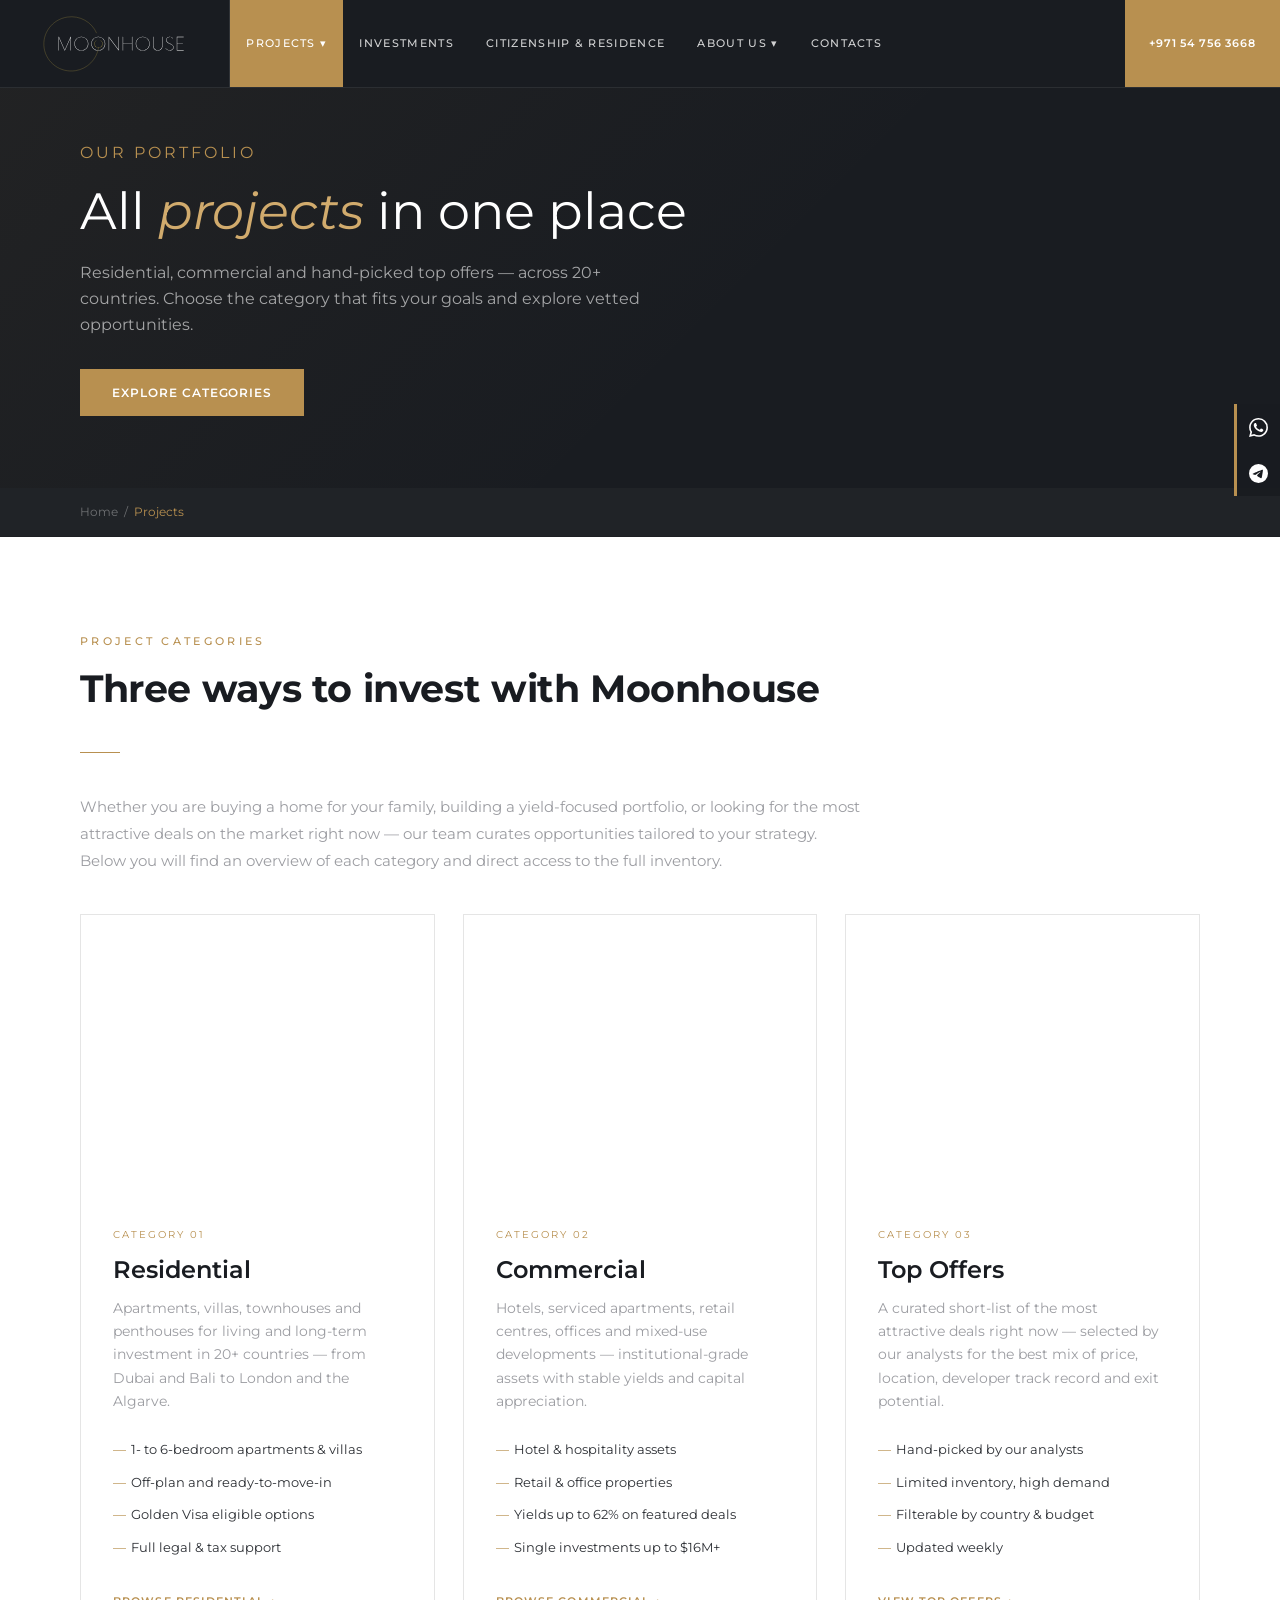
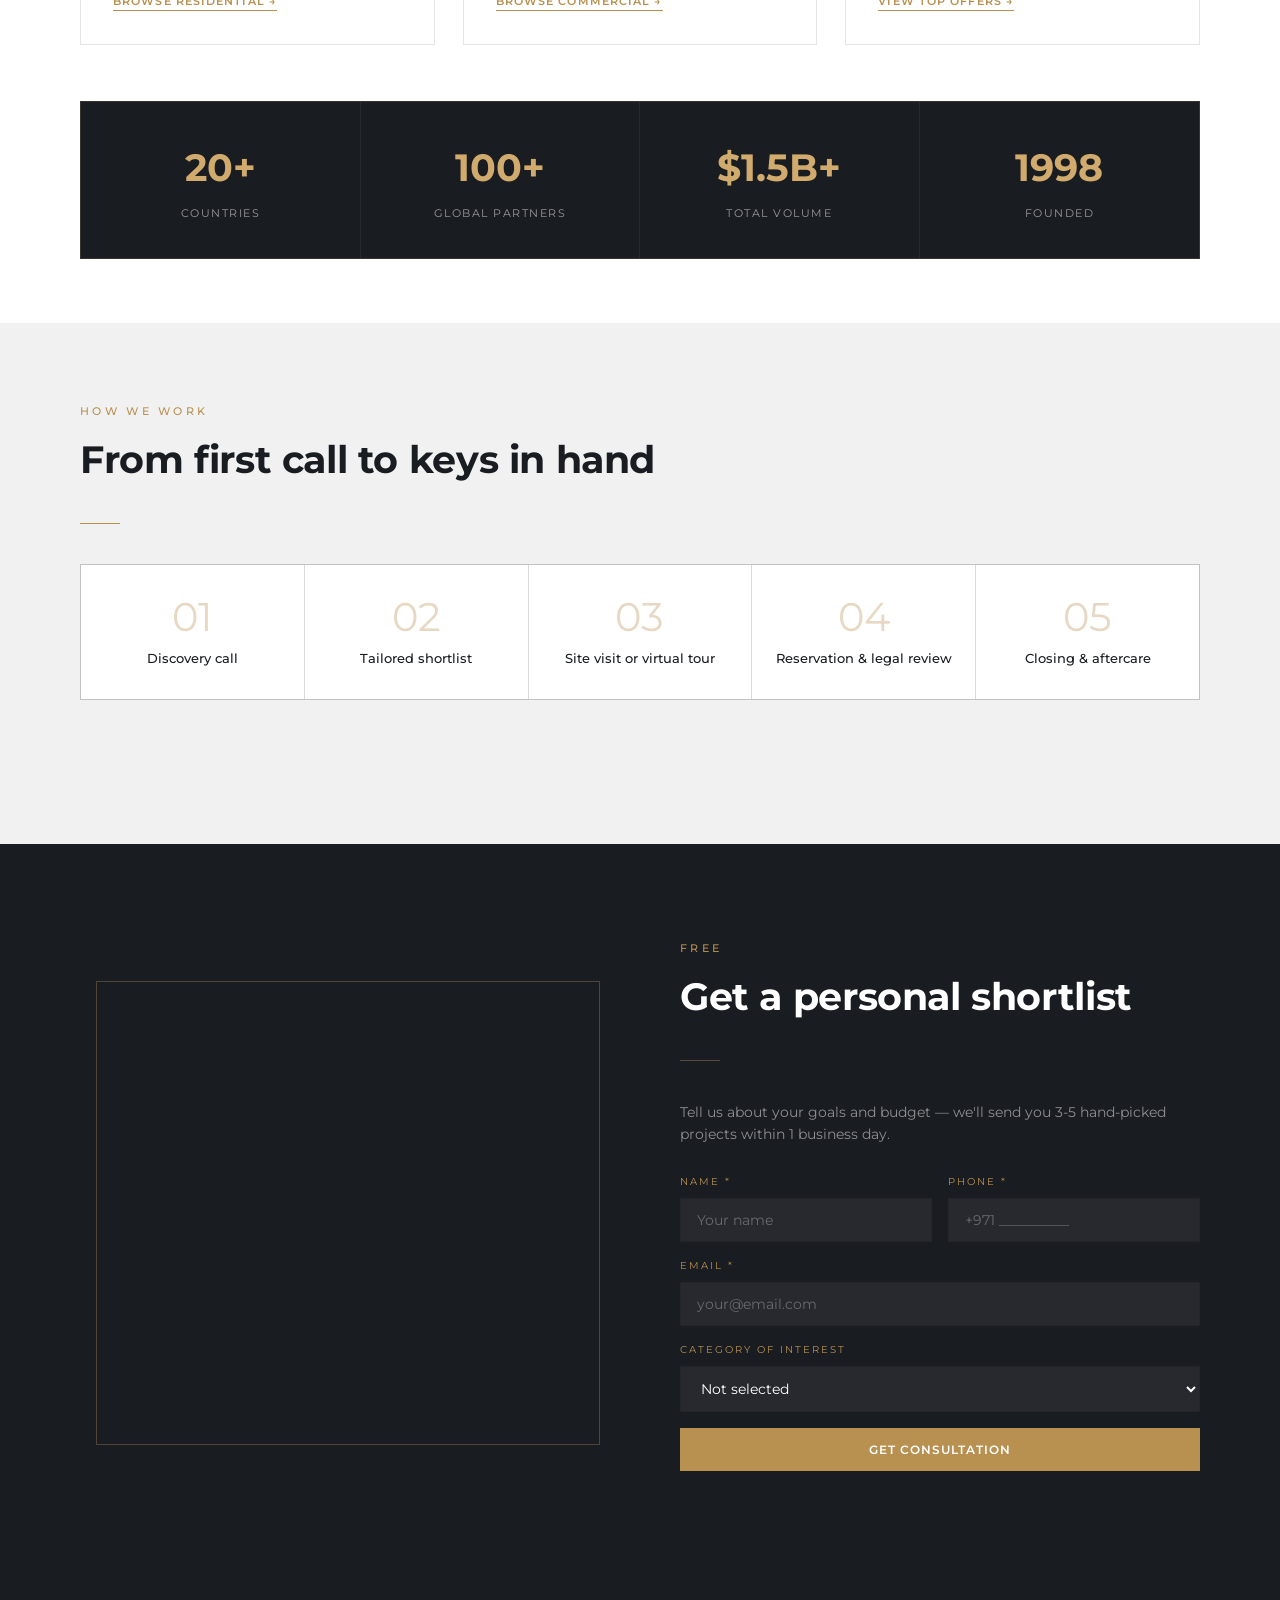
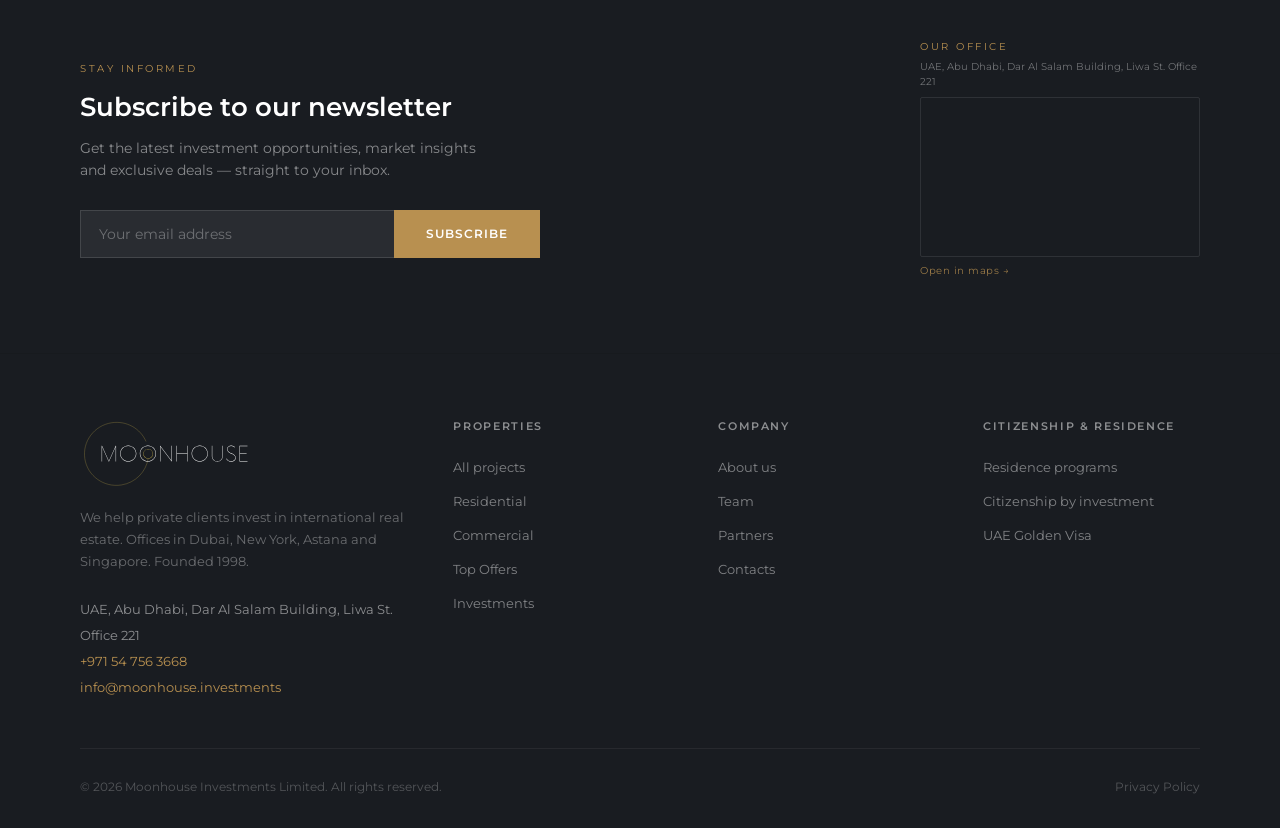
<file: projects.html>
<!DOCTYPE html>
<html lang="en">
<head>
<meta charset="UTF-8">
<meta name="viewport" content="width=device-width, initial-scale=1.0">
<title>Projects — Moonhouse Investments</title>
<link href="https://fonts.googleapis.com/css2?family=Montserrat:wght@400;500;600;700&display=swap" rel="stylesheet">
<link rel="stylesheet" href="style.css">
<style>
  .projects-overview {
    display: grid;
    grid-template-columns: repeat(3, 1fr);
    gap: 28px;
    margin-top: 40px;
  }
  .proj-card {
    position: relative;
    overflow: hidden;
    background: var(--white);
    border: 1px solid var(--border);
    text-decoration: none;
    color: inherit;
    transition: box-shadow 0.25s, transform 0.25s;
    display: flex;
    flex-direction: column;
  }
  .proj-card:hover { box-shadow: 0 16px 48px rgba(0,0,0,0.12); transform: translateY(-4px); }
  .proj-card-img {
    height: 280px;
    background-size: cover;
    background-position: center;
    transition: transform 0.5s;
  }
  .proj-card:hover .proj-card-img { transform: scale(1.05); }
  .proj-card-body { padding: 32px; }
  .proj-card-tag {
    font-size: 10px;
    letter-spacing: 2px;
    text-transform: uppercase;
    color: var(--gold);
    margin-bottom: 12px;
  }
  .proj-card-title {
    font-family: 'Montserrat', sans-serif;
    font-size: 24px;
    font-weight: 600;
    color: var(--dark);
    margin-bottom: 12px;
    line-height: 1.25;
  }
  .proj-card-desc {
    font-size: 14px;
    color: var(--muted);
    line-height: 1.65;
    margin-bottom: 20px;
  }
  .proj-card-list { list-style: none; padding: 0; margin: 0 0 24px; }
  .proj-card-list li {
    font-size: 13px;
    color: var(--text);
    padding: 6px 0;
    padding-left: 18px;
    position: relative;
  }
  .proj-card-list li::before {
    content: '—';
    color: var(--gold);
    position: absolute;
    left: 0;
  }
  .proj-card-cta {
    margin-top: auto;
    font-size: 11px;
    font-weight: 600;
    letter-spacing: 0.1em;
    text-transform: uppercase;
    color: var(--gold);
    border-bottom: 1px solid var(--gold);
    padding-bottom: 2px;
    align-self: flex-start;
    transition: color 0.2s, border-color 0.2s;
  }
  .proj-card:hover .proj-card-cta { color: var(--gold-light); border-color: var(--gold-light); }

  .proj-stats {
    display: grid;
    grid-template-columns: repeat(4, 1fr);
    gap: 0;
    background: var(--dark);
    border: 1px solid rgba(184,149,90,0.2);
    margin-top: 56px;
  }
  .proj-stat {
    padding: 36px 28px;
    text-align: center;
    border-right: 1px solid rgba(255,255,255,0.06);
  }
  .proj-stat:last-child { border-right: none; }
  .proj-stat-num {
    font-family: 'Montserrat', sans-serif;
    font-size: 38px;
    font-weight: 700;
    color: var(--gold-light);
    margin-bottom: 6px;
  }
  .proj-stat-label {
    font-size: 11px;
    letter-spacing: 1.5px;
    text-transform: uppercase;
    color: rgba(255,255,255,0.55);
  }

  @media (max-width: 1100px) {
    .projects-overview { grid-template-columns: 1fr; gap: 20px; }
    .proj-stats { grid-template-columns: repeat(2, 1fr); }
    .proj-stat:nth-child(2) { border-right: none; }
    .proj-stat:nth-child(1), .proj-stat:nth-child(2) { border-bottom: 1px solid rgba(255,255,255,0.06); }
  }
  @media (max-width: 900px) {
    section[style*="padding"] { padding: 48px 20px !important; }
    .section-title { font-size: 26px; }
  }
  @media (max-width: 480px) {
    section[style*="padding"] { padding: 36px 16px !important; }
    .proj-card-img { height: 220px; }
    .proj-card-body { padding: 24px; }
    .proj-stats { grid-template-columns: 1fr; }
    .proj-stat { border-right: none; border-bottom: 1px solid rgba(255,255,255,0.06); }
    .proj-stat:last-child { border-bottom: none; }
  }
</style>
</head>
<body>

<nav>
  <a href="index.html" class="logo"><img src="moonhouse-logo.svg" alt="Moonhouse Investments"></a>
  <ul class="nav-links">
    <li class="has-dropdown"><a href="projects.html" class="active">Projects ▾</a>
      <ul class="dropdown">
        <li><a href="projects.html" class="active">All Projects</a></li>
        <li><a href="commercial.html">Commercial</a></li>
        <li><a href="residential.html">Residential</a></li>
        <li><a href="top-offers.html">Top Offers</a></li>
      </ul>
    </li>
    <li><a href="investments.html">Investments</a></li>
    <li><a href="citizenship.html">Citizenship &amp; Residence</a></li>
    <li class="has-dropdown"><a href="about.html">About Us ▾</a>
      <ul class="dropdown">
        <li><a href="about.html">About Company</a></li>
        <li><a href="about.html#team">Team</a></li>
        <li><a href="about.html#partners">Partners</a></li>
        <li><a href="about.html#reviews">Reviews</a></li>
      </ul>
    </li>
    <li><a href="contacts.html">Contacts</a></li>
  </ul>
  <button class="hamburger" id="hamburger" aria-label="Open menu"><span></span><span></span><span></span></button>
  <a href="tel:+971547563668" class="nav-phone">+971 54 756 3668</a>
</nav>
<div class="nav-overlay" id="navOverlay"></div>

<!-- SOCIAL SIDEBAR -->
<div class="social-sidebar">
  <a href="https://wa.me/971547563668" target="_blank" rel="noopener" title="WhatsApp"><svg viewBox="0 0 24 24"><path d="M17.472 14.382c-.297-.149-1.758-.867-2.03-.967-.273-.099-.471-.148-.67.15-.197.297-.767.966-.94 1.164-.173.199-.347.223-.644.075-.297-.15-1.255-.463-2.39-1.475-.883-.788-1.48-1.761-1.653-2.059-.173-.297-.018-.458.13-.606.134-.133.298-.347.446-.52.149-.174.198-.298.298-.497.099-.198.05-.371-.025-.52-.075-.149-.669-1.612-.916-2.207-.242-.579-.487-.5-.669-.51-.173-.008-.371-.01-.57-.01-.198 0-.52.074-.792.372-.272.297-1.04 1.016-1.04 2.479 0 1.462 1.065 2.875 1.213 3.074.149.198 2.096 3.2 5.077 4.487.709.306 1.262.489 1.694.625.712.227 1.36.195 1.871.118.571-.085 1.758-.719 2.006-1.413.248-.694.248-1.289.173-1.413-.074-.124-.272-.198-.57-.347m-5.421 7.403h-.004a9.87 9.87 0 01-5.031-1.378l-.361-.214-3.741.982.998-3.648-.235-.374a9.86 9.86 0 01-1.51-5.26c.001-5.45 4.436-9.884 9.888-9.884 2.64 0 5.122 1.03 6.988 2.898a9.825 9.825 0 012.893 6.994c-.003 5.45-4.437 9.884-9.885 9.884m8.413-18.297A11.815 11.815 0 0012.05 0C5.495 0 .16 5.335.157 11.892c0 2.096.547 4.142 1.588 5.945L.057 24l6.305-1.654a11.882 11.882 0 005.683 1.448h.005c6.554 0 11.89-5.335 11.893-11.893a11.821 11.821 0 00-3.48-8.413z"/></svg></a>
  <a href="https://t.me/moonhouseinvest" target="_blank" rel="noopener" title="Telegram"><svg viewBox="0 0 24 24"><path d="M11.944 0A12 12 0 0 0 0 12a12 12 0 0 0 12 12 12 12 0 0 0 12-12A12 12 0 0 0 12 0a12 12 0 0 0-.056 0zm4.962 7.224c.1-.002.321.023.465.14a.506.506 0 0 1 .171.325c.016.093.036.306.02.472-.18 1.898-.962 6.502-1.36 8.627-.168.9-.499 1.201-.82 1.23-.696.065-1.225-.46-1.9-.902-1.056-.693-1.653-1.124-2.678-1.8-1.185-.78-.417-1.21.258-1.91.177-.184 3.247-2.977 3.307-3.23.007-.032.014-.15-.056-.212s-.174-.041-.249-.024c-.106.024-1.793 1.14-5.061 3.345-.48.33-.913.49-1.302.48-.428-.008-1.252-.241-1.865-.44-.752-.245-1.349-.374-1.297-.789.027-.216.325-.437.893-.663 3.498-1.524 5.83-2.529 6.998-3.014 3.332-1.386 4.025-1.627 4.476-1.635z"/></svg></a>
</div>

<div class="page-hero">
  <div class="page-hero-bg" style="background-image:url('https://images.unsplash.com/photo-1545324418-cc1a3fa10c00?w=1600&q=80')"></div>
  <div class="page-hero-content">
    <p class="hero-tag">Our portfolio</p>
    <h1>All <em>projects</em> in one place</h1>
    <p>Residential, commercial and hand-picked top offers — across 20+ countries. Choose the category that fits your goals and explore vetted opportunities.</p>
    <a href="#categories" class="btn-gold">Explore categories</a>
  </div>
</div>

<div class="breadcrumb">
  <a href="index.html">Home</a> &nbsp;/&nbsp; <span>Projects</span>
</div>

<!-- INTRO + STATS -->
<section style="background:var(--white); padding:96px 80px 64px;" id="categories">
  <p class="section-label">Project categories</p>
  <h2 class="section-title">Three ways to invest with Moonhouse</h2>
  <div class="divider"></div>
  <p style="color:var(--muted);max-width:780px;line-height:1.8;margin-top:16px;">Whether you are buying a home for your family, building a yield-focused portfolio, or looking for the most attractive deals on the market right now — our team curates opportunities tailored to your strategy. Below you will find an overview of each category and direct access to the full inventory.</p>

  <div class="projects-overview">

    <!-- RESIDENTIAL -->
    <a href="residential.html" class="proj-card">
      <div class="proj-card-img" style="background-image:url('https://images.unsplash.com/photo-1600585154340-be6161a56a0c?w=900&q=80')"></div>
      <div class="proj-card-body">
        <p class="proj-card-tag">Category 01</p>
        <h3 class="proj-card-title">Residential</h3>
        <p class="proj-card-desc">Apartments, villas, townhouses and penthouses for living and long-term investment in 20+ countries — from Dubai and Bali to London and the Algarve.</p>
        <ul class="proj-card-list">
          <li>1- to 6-bedroom apartments &amp; villas</li>
          <li>Off-plan and ready-to-move-in</li>
          <li>Golden Visa eligible options</li>
          <li>Full legal &amp; tax support</li>
        </ul>
        <span class="proj-card-cta">Browse residential →</span>
      </div>
    </a>

    <!-- COMMERCIAL -->
    <a href="commercial.html" class="proj-card">
      <div class="proj-card-img" style="background-image:url('https://images.unsplash.com/photo-1486325212027-8081e485255e?w=900&q=80')"></div>
      <div class="proj-card-body">
        <p class="proj-card-tag">Category 02</p>
        <h3 class="proj-card-title">Commercial</h3>
        <p class="proj-card-desc">Hotels, serviced apartments, retail centres, offices and mixed-use developments — institutional-grade assets with stable yields and capital appreciation.</p>
        <ul class="proj-card-list">
          <li>Hotel &amp; hospitality assets</li>
          <li>Retail &amp; office properties</li>
          <li>Yields up to 62% on featured deals</li>
          <li>Single investments up to $16M+</li>
        </ul>
        <span class="proj-card-cta">Browse commercial →</span>
      </div>
    </a>

    <!-- TOP OFFERS -->
    <a href="top-offers.html" class="proj-card">
      <div class="proj-card-img" style="background-image:url('https://images.unsplash.com/photo-1580587771525-78b9dba3b914?w=900&q=80')"></div>
      <div class="proj-card-body">
        <p class="proj-card-tag">Category 03</p>
        <h3 class="proj-card-title">Top Offers</h3>
        <p class="proj-card-desc">A curated short-list of the most attractive deals right now — selected by our analysts for the best mix of price, location, developer track record and exit potential.</p>
        <ul class="proj-card-list">
          <li>Hand-picked by our analysts</li>
          <li>Limited inventory, high demand</li>
          <li>Filterable by country &amp; budget</li>
          <li>Updated weekly</li>
        </ul>
        <span class="proj-card-cta">View top offers →</span>
      </div>
    </a>

  </div>

  <div class="proj-stats">
    <div class="proj-stat"><div class="proj-stat-num">20+</div><div class="proj-stat-label">countries</div></div>
    <div class="proj-stat"><div class="proj-stat-num">100+</div><div class="proj-stat-label">global partners</div></div>
    <div class="proj-stat"><div class="proj-stat-num">$1.5B+</div><div class="proj-stat-label">total volume</div></div>
    <div class="proj-stat"><div class="proj-stat-num">1998</div><div class="proj-stat-label">founded</div></div>
  </div>
</section>

<!-- HOW WE WORK -->
<section style="background:var(--cream); padding:80px 80px;">
  <p class="section-label">How we work</p>
  <h2 class="section-title">From first call to keys in hand</h2>
  <div class="divider"></div>
  <div class="process-steps" style="margin-top:40px;">
    <div class="step">
      <div class="step-num">01</div>
      <div class="step-title">Discovery call</div>
    </div>
    <div class="step">
      <div class="step-num">02</div>
      <div class="step-title">Tailored shortlist</div>
    </div>
    <div class="step">
      <div class="step-num">03</div>
      <div class="step-title">Site visit or virtual tour</div>
    </div>
    <div class="step">
      <div class="step-num">04</div>
      <div class="step-title">Reservation &amp; legal review</div>
    </div>
    <div class="step">
      <div class="step-num">05</div>
      <div class="step-title">Closing &amp; aftercare</div>
    </div>
  </div>
</section>

<!-- CTA -->
<section class="consultation" id="form">
  <div class="consult-grid">
    <div class="consult-img" style="background-image:url('https://images.unsplash.com/photo-1575517111478-7f6afd0973db?w=800&q=80')"></div>
    <div class="consult-form">
      <p class="section-label">Free</p>
      <h2 class="section-title">Get a personal shortlist</h2>
      <div class="divider" style="background:rgba(184,149,90,0.4)"></div>
      <p style="color:rgba(255,255,255,0.5);font-size:14px;margin-bottom:28px;">Tell us about your goals and budget — we'll send you 3-5 hand-picked projects within 1 business day.</p>
      <div class="form-row">
        <div class="form-group"><label>Name *</label><input type="text" placeholder="Your name"></div>
        <div class="form-group"><label>Phone *</label><input type="tel" placeholder="+971 __________"></div>
      </div>
      <div class="form-group"><label>Email *</label><input type="email" placeholder="your@email.com"></div>
      <div class="form-group">
        <label>Category of interest</label>
        <select>
          <option>Not selected</option>
          <option>Residential</option>
          <option>Commercial</option>
          <option>Top Offers</option>
        </select>
      </div>
      <button class="btn-gold" style="width:100%;padding:14px;">Get consultation</button>
    </div>
  </div>
</section>

<!-- NEWSLETTER -->
<section class="newsletter-section">
  <div class="newsletter-left">
    <div>
      <p class="newsletter-label-small">Stay informed</p>
      <h2 class="newsletter-title">Subscribe to our newsletter</h2>
      <p class="newsletter-sub">Get the latest investment opportunities, market insights and exclusive deals — straight to your inbox.</p>
    </div>
    <form class="newsletter-form" onsubmit="return false;">
      <input type="email" class="newsletter-input" placeholder="Your email address">
      <button type="submit" class="btn-gold">Subscribe</button>
    </form>
  </div>
  <div class="footer-map-box">
    <p class="newsletter-label-small">Our office</p>
    <p class="map-address">UAE, Abu Dhabi, Dar Al Salam Building, Liwa St. Office 221</p>
    <iframe src="https://www.openstreetmap.org/export/embed.html?bbox=54.352%2C24.474%2C54.372%2C24.494&layer=mapnik&marker=24.484%2C54.362" frameborder="0" scrolling="no" title="Office location"></iframe>
    <a href="https://www.openstreetmap.org/?mlat=24.484&mlon=54.362#map=16/24.484/54.362" target="_blank" rel="noopener" class="map-link">Open in maps →</a>
  </div>
</section>

<footer>
  <div class="footer-grid">
    <div>
      <a href="index.html" class="footer-logo"><img src="moonhouse-logo.svg" alt="Moonhouse Investments"></a>
      <p class="footer-about">We help private clients invest in international real estate. Offices in Dubai, New York, Astana and Singapore. Founded 1998.</p>
      <div class="footer-contact">
        <div>UAE, Abu Dhabi, Dar Al Salam Building, Liwa St. Office 221</div>
        <div><a href="tel:+971547563668">+971 54 756 3668</a></div>
        <div><a href="mailto:info@moonhouse.investments">info@moonhouse.investments</a></div>
      </div>
    </div>
    <div class="footer-col">
      <h4>Properties</h4>
      <ul>
        <li><a href="projects.html">All projects</a></li>
        <li><a href="residential.html">Residential</a></li>
        <li><a href="commercial.html">Commercial</a></li>
        <li><a href="top-offers.html">Top Offers</a></li>
        <li><a href="investments.html">Investments</a></li>
      </ul>
    </div>
    <div class="footer-col">
      <h4>Company</h4>
      <ul>
        <li><a href="about.html">About us</a></li>
        <li><a href="about.html#team">Team</a></li>
        <li><a href="about.html#partners">Partners</a></li>
        <li><a href="contacts.html">Contacts</a></li>
      </ul>
    </div>
    <div class="footer-col">
      <h4>Citizenship &amp; Residence</h4>
      <ul>
        <li><a href="citizenship.html">Residence programs</a></li>
        <li><a href="citizenship.html#citizenship">Citizenship by investment</a></li>
        <li><a href="citizenship.html#uae">UAE Golden Visa</a></li>
      </ul>
    </div>
  </div>
  <div class="footer-bottom">
    <span>© 2026 Moonhouse Investments Limited. All rights reserved.</span>
    <span><a href="#" style="color:rgba(255,255,255,0.25);text-decoration:none;">Privacy Policy</a></span>
  </div>
</footer>

<script src="app.js"></script>
</body>
</html>
</file>
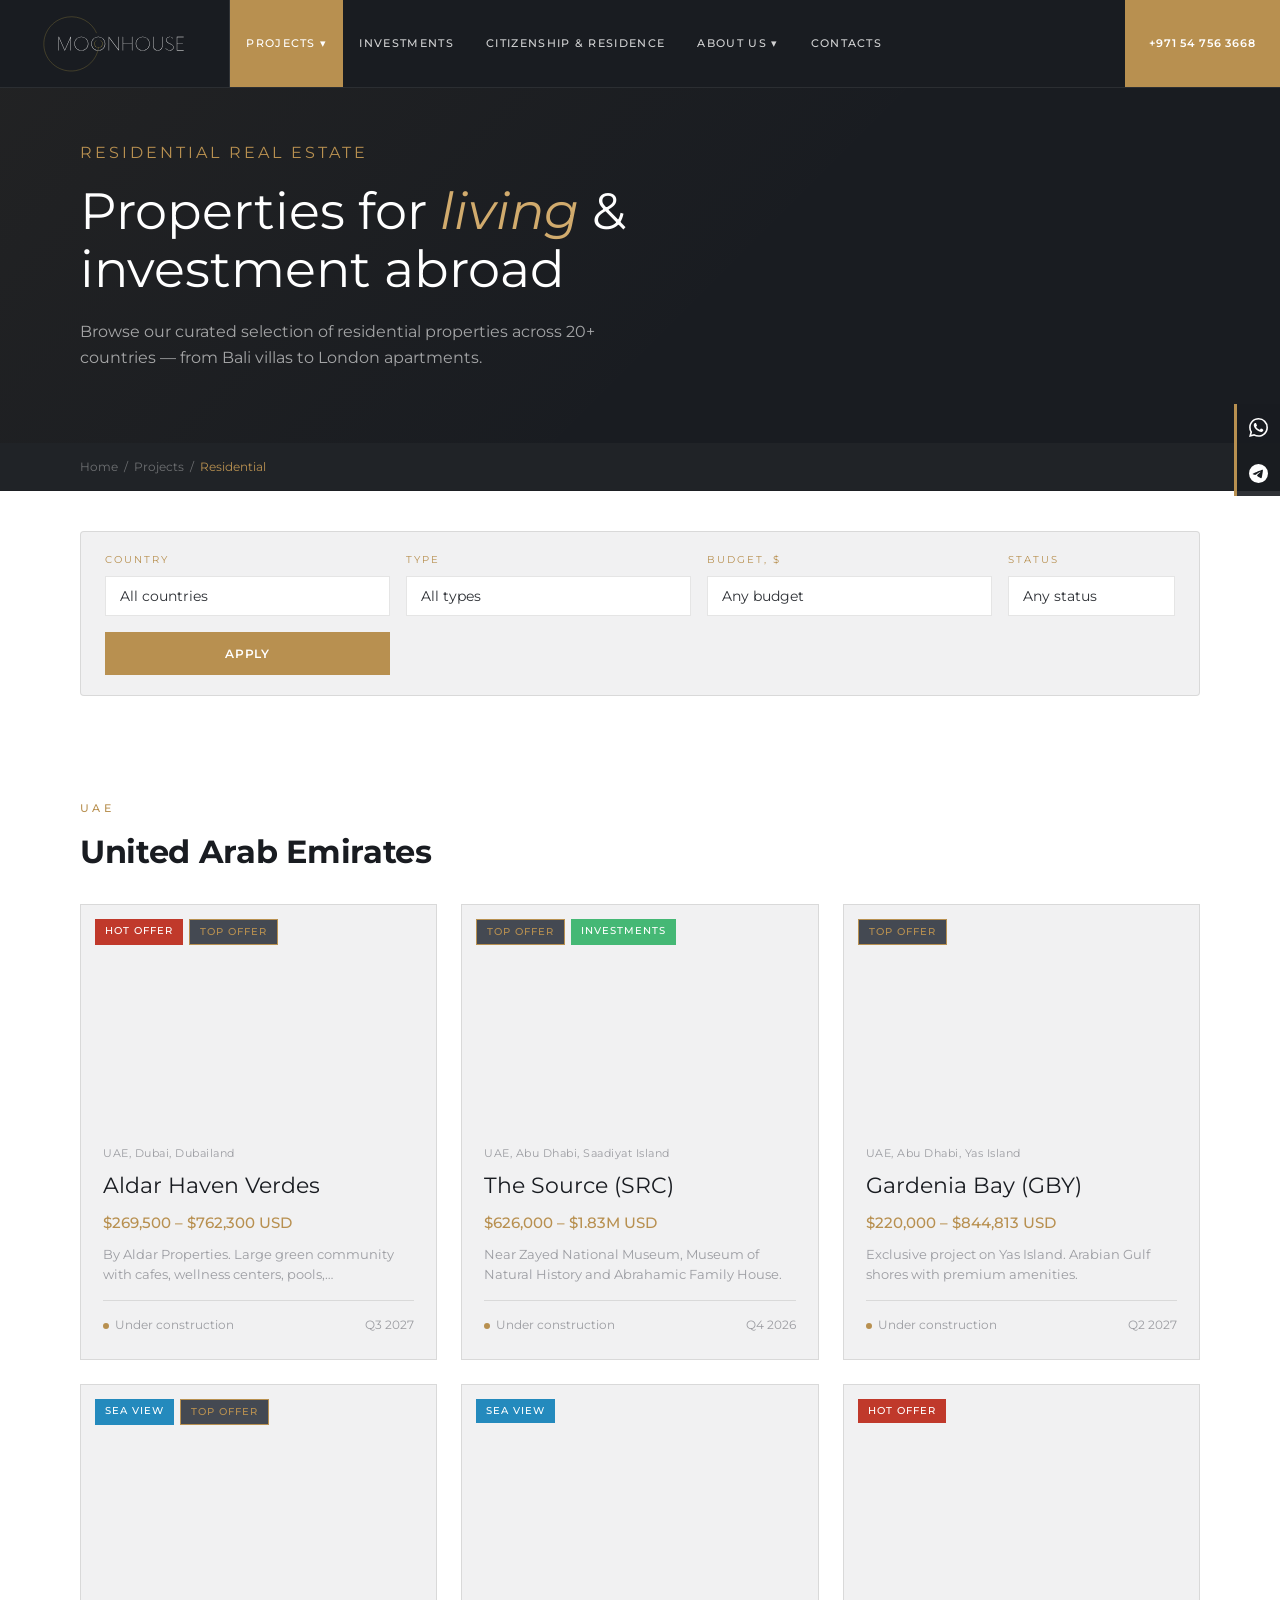
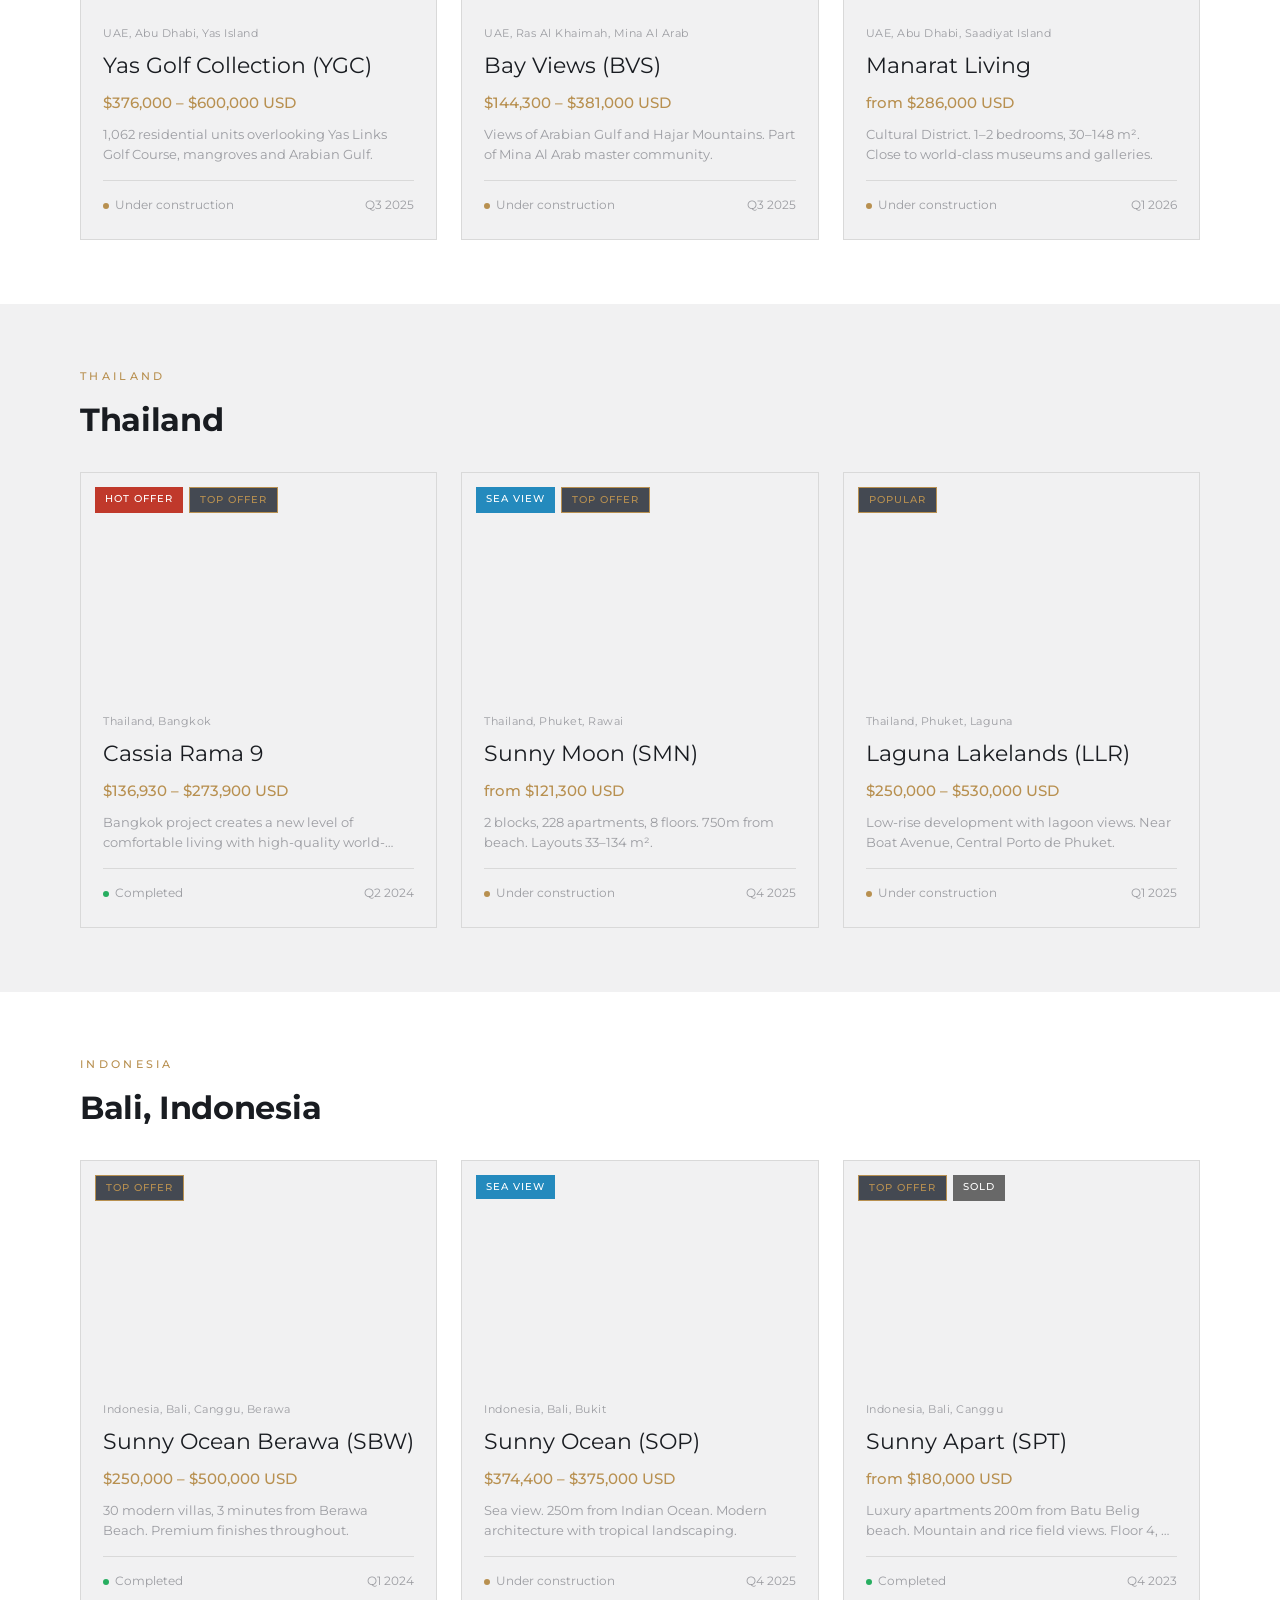
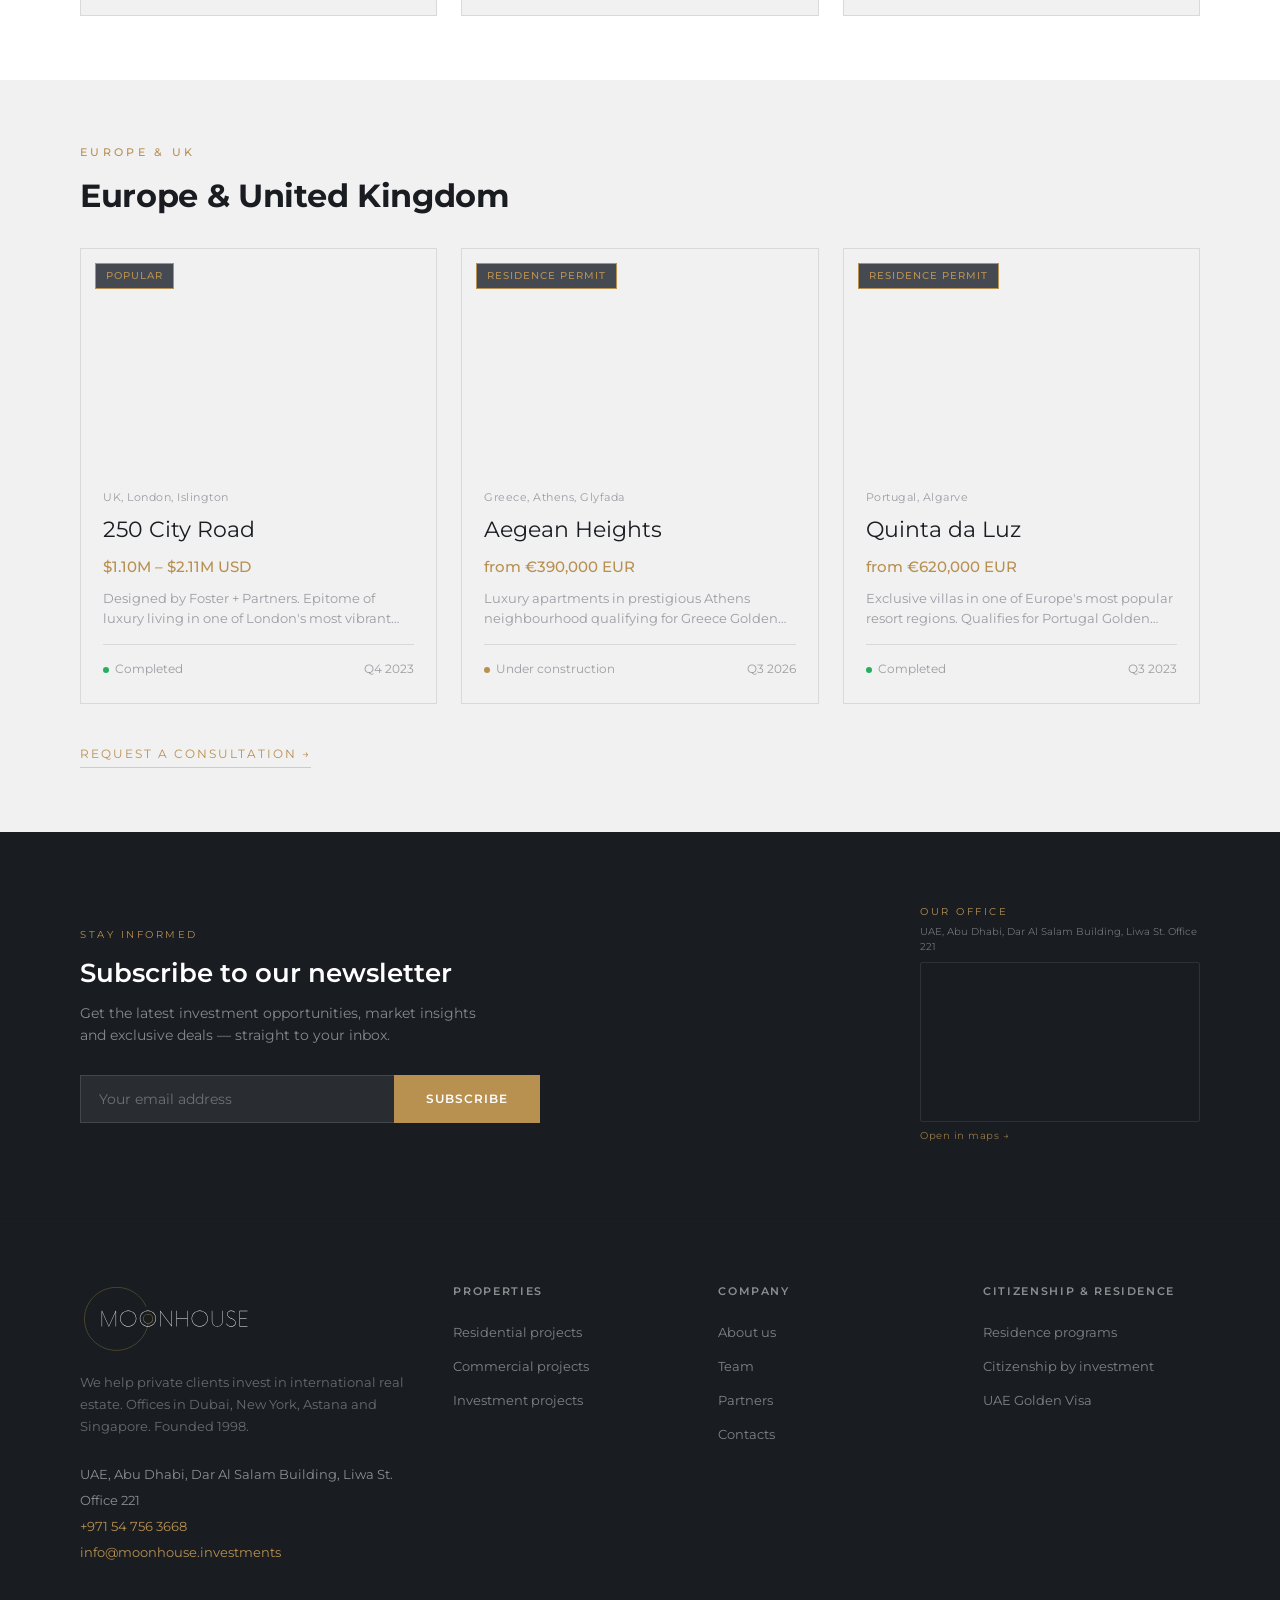
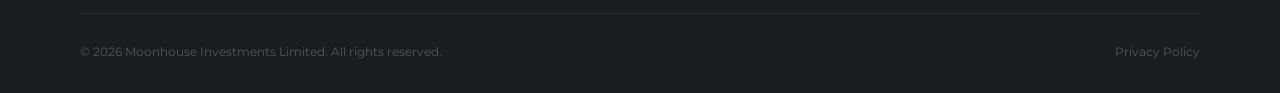
<file: residential.html>
<!DOCTYPE html>
<html lang="en">
<head>
<meta charset="UTF-8">
<meta name="viewport" content="width=device-width, initial-scale=1.0">
<title>Residential Projects — Moonhouse Investments</title>
<link href="https://fonts.googleapis.com/css2?family=Montserrat:wght@400;500;600;700&display=swap" rel="stylesheet">
<link rel="stylesheet" href="style.css">
<style>
/* ── Responsive overrides for inline-styled sections ── */
#res-filter-section { padding: 40px 80px; background: var(--white); }
@media (max-width: 900px) {
  #res-filter-section { padding: 28px 20px !important; }
}
@media (max-width: 480px) {
  #res-filter-section { padding: 20px 16px !important; }
}
/* Make each country section's padding responsive */
section.country-section { padding: 64px 80px; }
@media (max-width: 900px) {
  section.country-section { padding: 48px 20px; }
}
@media (max-width: 480px) {
  section.country-section { padding: 36px 16px; }
}
</style>
</head>
<body>

<nav>
  <a href="index.html" class="logo"><img src="moonhouse-logo.svg" alt="Moonhouse Investments"></a>
  <ul class="nav-links">
    <li class="has-dropdown"><a href="projects.html" class="active">Projects ▾</a>
      <ul class="dropdown">
        <li><a href="projects.html">All Projects</a></li>
        <li><a href="commercial.html">Commercial</a></li>
        <li><a href="residential.html" class="active">Residential</a></li>
        <li><a href="top-offers.html">Top Offers</a></li>
      </ul>
    </li>
    <li><a href="investments.html">Investments</a></li>
    <li><a href="citizenship.html">Citizenship &amp; Residence</a></li>
    <li class="has-dropdown"><a href="about.html">About Us ▾</a>
      <ul class="dropdown">
        <li><a href="about.html">About Company</a></li>
        <li><a href="about.html#team">Team</a></li>
        <li><a href="about.html#partners">Partners</a></li>
        <li><a href="about.html#reviews">Reviews</a></li>
      </ul>
    </li>
    <li><a href="contacts.html">Contacts</a></li>
  </ul>
  <button class="hamburger" id="hamburger" aria-label="Open menu"><span></span><span></span><span></span></button>
  <a href="tel:+971547563668" class="nav-phone">+971 54 756 3668</a>
</nav>
<div class="nav-overlay" id="navOverlay"></div>

<!-- SOCIAL SIDEBAR -->
<div class="social-sidebar">
  <a href="https://wa.me/971547563668" target="_blank" rel="noopener" title="WhatsApp"><svg viewBox="0 0 24 24"><path d="M17.472 14.382c-.297-.149-1.758-.867-2.03-.967-.273-.099-.471-.148-.67.15-.197.297-.767.966-.94 1.164-.173.199-.347.223-.644.075-.297-.15-1.255-.463-2.39-1.475-.883-.788-1.48-1.761-1.653-2.059-.173-.297-.018-.458.13-.606.134-.133.298-.347.446-.52.149-.174.198-.298.298-.497.099-.198.05-.371-.025-.52-.075-.149-.669-1.612-.916-2.207-.242-.579-.487-.5-.669-.51-.173-.008-.371-.01-.57-.01-.198 0-.52.074-.792.372-.272.297-1.04 1.016-1.04 2.479 0 1.462 1.065 2.875 1.213 3.074.149.198 2.096 3.2 5.077 4.487.709.306 1.262.489 1.694.625.712.227 1.36.195 1.871.118.571-.085 1.758-.719 2.006-1.413.248-.694.248-1.289.173-1.413-.074-.124-.272-.198-.57-.347m-5.421 7.403h-.004a9.87 9.87 0 01-5.031-1.378l-.361-.214-3.741.982.998-3.648-.235-.374a9.86 9.86 0 01-1.51-5.26c.001-5.45 4.436-9.884 9.888-9.884 2.64 0 5.122 1.03 6.988 2.898a9.825 9.825 0 012.893 6.994c-.003 5.45-4.437 9.884-9.885 9.884m8.413-18.297A11.815 11.815 0 0012.05 0C5.495 0 .16 5.335.157 11.892c0 2.096.547 4.142 1.588 5.945L.057 24l6.305-1.654a11.882 11.882 0 005.683 1.448h.005c6.554 0 11.89-5.335 11.893-11.893a11.821 11.821 0 00-3.48-8.413z"/></svg></a>
  <a href="https://t.me/moonhouseinvest" target="_blank" rel="noopener" title="Telegram"><svg viewBox="0 0 24 24"><path d="M11.944 0A12 12 0 0 0 0 12a12 12 0 0 0 12 12 12 12 0 0 0 12-12A12 12 0 0 0 12 0a12 12 0 0 0-.056 0zm4.962 7.224c.1-.002.321.023.465.14a.506.506 0 0 1 .171.325c.016.093.036.306.02.472-.18 1.898-.962 6.502-1.36 8.627-.168.9-.499 1.201-.82 1.23-.696.065-1.225-.46-1.9-.902-1.056-.693-1.653-1.124-2.678-1.8-1.185-.78-.417-1.21.258-1.91.277-.184 3.247-2.977 3.307-3.23.007-.032.014-.15-.056-.212s-.174-.041-.249-.024c-.106.024-1.793 1.14-5.061 3.345-.48.33-.913.49-1.302.48-.428-.008-1.252-.241-1.865-.44-.752-.245-1.349-.374-1.297-.789.027-.216.325-.437.893-.663 3.498-1.524 5.83-2.529 6.998-3.014 3.332-1.386 4.025-1.627 4.476-1.635z"/></svg></a>
</div>

<div class="page-hero">
  <div class="page-hero-bg" style="background-image:url('https://images.unsplash.com/photo-1600596542815-ffad4c1539a9?w=1600&q=80')"></div>
  <div class="page-hero-content">
    <p class="hero-tag">Residential real estate</p>
    <h1>Properties for <em>living</em> &amp; investment abroad</h1>
    <p>Browse our curated selection of residential properties across 20+ countries — from Bali villas to London apartments.</p>
  </div>
</div>

<div class="breadcrumb">
  <a href="index.html">Home</a> &nbsp;/&nbsp; <a href="#">Projects</a> &nbsp;/&nbsp; <span>Residential</span>
</div>

<!-- FILTER -->
<section id="res-filter-section">
  <div class="search-row" style="background:var(--cream);border:1px solid var(--border);border-radius:4px;padding:20px 24px;">
    <div class="search-field">
      <label style="color:var(--gold)">Country</label>
      <select id="country-filter" style="background:var(--white);border:1px solid var(--border);color:var(--text);">
        <option value="">All countries</option>
        <option value="UAE">UAE</option>
        <option value="Thailand">Thailand</option>
        <option value="Indonesia">Indonesia</option>
        <option value="Europe">Europe &amp; UK</option>
        <option value="Turkey">Turkey</option>
        <option value="Greece">Greece</option>
        <option value="Portugal">Portugal</option>
        <option value="Malaysia">Malaysia</option>
      </select>
    </div>
    <div class="search-field">
      <label style="color:var(--gold)">Type</label>
      <select style="background:var(--white);border:1px solid var(--border);color:var(--text);">
        <option>All types</option>
        <option>Apartment</option><option>Villa</option><option>Penthouse</option>
        <option>Townhouse</option><option>Studio</option>
      </select>
    </div>
    <div class="search-field">
      <label style="color:var(--gold)">Budget, $</label>
      <select style="background:var(--white);border:1px solid var(--border);color:var(--text);">
        <option>Any budget</option>
        <option>up to 150 000</option><option>150 000 – 400 000</option>
        <option>400 000 – 1 000 000</option><option>from 1 000 000</option>
      </select>
    </div>
    <div class="search-field">
      <label style="color:var(--gold)">Status</label>
      <select style="background:var(--white);border:1px solid var(--border);color:var(--text);">
        <option>Any status</option><option>Under construction</option><option>Completed</option>
      </select>
    </div>
    <button class="btn-gold">Apply</button>
  </div>
</section>

<!-- UAE PROPERTIES -->
<section class="properties country-section" data-country="UAE">
  <p class="section-label">UAE</p>
  <h2 class="section-title" style="font-size:32px;margin-bottom:32px;">United Arab Emirates</h2>
  <div class="props-grid">

    <div class="prop-card">
      <div class="prop-img" style="background-image:url('https://images.unsplash.com/photo-1580587771525-78b9dba3b914?w=600&q=75')">
        <div class="prop-badges"><span class="badge badge-hot">Hot offer</span><span class="badge badge-top">Top offer</span></div>
      </div>
      <div class="prop-body">
        <p class="prop-location">UAE, Dubai, Dubailand</p>
        <p class="prop-name">Aldar Haven Verdes</p>
        <p class="prop-price">$269,500 – $762,300 USD</p>
        <p class="prop-desc">By Aldar Properties. Large green community with cafes, wellness centers, pools, kindergarten and school.</p>
        <div class="prop-footer"><span><span class="status-dot status-build"></span>Under construction</span><span>Q3 2027</span></div>
      </div>
    </div>

    <div class="prop-card">
      <div class="prop-img" style="background-image:url('https://images.unsplash.com/photo-1600596542815-ffad4c1539a9?w=600&q=75')">
        <div class="prop-badges"><span class="badge badge-top">Top offer</span><span class="badge badge-invest">Investments</span></div>
      </div>
      <div class="prop-body">
        <p class="prop-location">UAE, Abu Dhabi, Saadiyat Island</p>
        <p class="prop-name">The Source (SRC)</p>
        <p class="prop-price">$626,000 – $1.83M USD</p>
        <p class="prop-desc">Near Zayed National Museum, Museum of Natural History and Abrahamic Family House.</p>
        <div class="prop-footer"><span><span class="status-dot status-build"></span>Under construction</span><span>Q4 2026</span></div>
      </div>
    </div>

    <div class="prop-card">
      <div class="prop-img" style="background-image:url('https://images.unsplash.com/photo-1613490493576-7fde63acd811?w=600&q=75')">
        <div class="prop-badges"><span class="badge badge-top">Top offer</span></div>
      </div>
      <div class="prop-body">
        <p class="prop-location">UAE, Abu Dhabi, Yas Island</p>
        <p class="prop-name">Gardenia Bay (GBY)</p>
        <p class="prop-price">$220,000 – $844,813 USD</p>
        <p class="prop-desc">Exclusive project on Yas Island. Arabian Gulf shores with premium amenities.</p>
        <div class="prop-footer"><span><span class="status-dot status-build"></span>Under construction</span><span>Q2 2027</span></div>
      </div>
    </div>

    <div class="prop-card">
      <div class="prop-img" style="background-image:url('https://images.unsplash.com/photo-1512453979798-5ea266f8880c?w=600&q=75')">
        <div class="prop-badges"><span class="badge badge-sea">Sea view</span><span class="badge badge-top">Top offer</span></div>
      </div>
      <div class="prop-body">
        <p class="prop-location">UAE, Abu Dhabi, Yas Island</p>
        <p class="prop-name">Yas Golf Collection (YGC)</p>
        <p class="prop-price">$376,000 – $600,000 USD</p>
        <p class="prop-desc">1,062 residential units overlooking Yas Links Golf Course, mangroves and Arabian Gulf.</p>
        <div class="prop-footer"><span><span class="status-dot status-build"></span>Under construction</span><span>Q3 2025</span></div>
      </div>
    </div>

    <div class="prop-card">
      <div class="prop-img" style="background-image:url('https://images.unsplash.com/photo-1573843981267-be1999ff37cd?w=600&q=75')">
        <div class="prop-badges"><span class="badge badge-sea">Sea view</span></div>
      </div>
      <div class="prop-body">
        <p class="prop-location">UAE, Ras Al Khaimah, Mina Al Arab</p>
        <p class="prop-name">Bay Views (BVS)</p>
        <p class="prop-price">$144,300 – $381,000 USD</p>
        <p class="prop-desc">Views of Arabian Gulf and Hajar Mountains. Part of Mina Al Arab master community.</p>
        <div class="prop-footer"><span><span class="status-dot status-build"></span>Under construction</span><span>Q3 2025</span></div>
      </div>
    </div>

    <div class="prop-card">
      <div class="prop-img" style="background-image:url('https://images.unsplash.com/photo-1582407947304-fd86f028f716?w=600&q=75')">
        <div class="prop-badges"><span class="badge badge-hot">Hot offer</span></div>
      </div>
      <div class="prop-body">
        <p class="prop-location">UAE, Abu Dhabi, Saadiyat Island</p>
        <p class="prop-name">Manarat Living</p>
        <p class="prop-price">from $286,000 USD</p>
        <p class="prop-desc">Cultural District. 1–2 bedrooms, 30–148 m². Close to world-class museums and galleries.</p>
        <div class="prop-footer"><span><span class="status-dot status-build"></span>Under construction</span><span>Q1 2026</span></div>
      </div>
    </div>

  </div>
</section>

<!-- THAILAND PROPERTIES -->
<section class="country-section" data-country="Thailand" style="background:var(--cream);">
  <p class="section-label">Thailand</p>
  <h2 class="section-title" style="font-size:32px;margin-bottom:32px;">Thailand</h2>
  <div class="props-grid">

    <div class="prop-card">
      <div class="prop-img" style="background-image:url('https://images.unsplash.com/photo-1555400038-63f5ba517a47?w=600&q=75')">
        <div class="prop-badges"><span class="badge badge-hot">Hot offer</span><span class="badge badge-top">Top offer</span></div>
      </div>
      <div class="prop-body">
        <p class="prop-location">Thailand, Bangkok</p>
        <p class="prop-name">Cassia Rama 9</p>
        <p class="prop-price">$136,930 – $273,900 USD</p>
        <p class="prop-desc">Bangkok project creates a new level of comfortable living with high-quality world-class services.</p>
        <div class="prop-footer"><span><span class="status-dot status-done"></span>Completed</span><span>Q2 2024</span></div>
      </div>
    </div>

    <div class="prop-card">
      <div class="prop-img" style="background-image:url('https://images.unsplash.com/photo-1552465011-b4e21bf6e79a?w=600&q=75')">
        <div class="prop-badges"><span class="badge badge-sea">Sea view</span><span class="badge badge-top">Top offer</span></div>
      </div>
      <div class="prop-body">
        <p class="prop-location">Thailand, Phuket, Rawai</p>
        <p class="prop-name">Sunny Moon (SMN)</p>
        <p class="prop-price">from $121,300 USD</p>
        <p class="prop-desc">2 blocks, 228 apartments, 8 floors. 750m from beach. Layouts 33–134 m².</p>
        <div class="prop-footer"><span><span class="status-dot status-build"></span>Under construction</span><span>Q4 2025</span></div>
      </div>
    </div>

    <div class="prop-card">
      <div class="prop-img" style="background-image:url('https://images.unsplash.com/photo-1555881400-74d7acaacd8b?w=600&q=75')">
        <div class="prop-badges"><span class="badge badge-top">Popular</span></div>
      </div>
      <div class="prop-body">
        <p class="prop-location">Thailand, Phuket, Laguna</p>
        <p class="prop-name">Laguna Lakelands (LLR)</p>
        <p class="prop-price">$250,000 – $530,000 USD</p>
        <p class="prop-desc">Low-rise development with lagoon views. Near Boat Avenue, Central Porto de Phuket.</p>
        <div class="prop-footer"><span><span class="status-dot status-build"></span>Under construction</span><span>Q1 2025</span></div>
      </div>
    </div>

  </div>
</section>

<!-- INDONESIA PROPERTIES -->
<section class="properties country-section" data-country="Indonesia">
  <p class="section-label">Indonesia</p>
  <h2 class="section-title" style="font-size:32px;margin-bottom:32px;">Bali, Indonesia</h2>
  <div class="props-grid">

    <div class="prop-card">
      <div class="prop-img" style="background-image:url('https://images.unsplash.com/photo-1537996194471-e657df975ab4?w=600&q=75')">
        <div class="prop-badges"><span class="badge badge-top">Top offer</span></div>
      </div>
      <div class="prop-body">
        <p class="prop-location">Indonesia, Bali, Canggu, Berawa</p>
        <p class="prop-name">Sunny Ocean Berawa (SBW)</p>
        <p class="prop-price">$250,000 – $500,000 USD</p>
        <p class="prop-desc">30 modern villas, 3 minutes from Berawa Beach. Premium finishes throughout.</p>
        <div class="prop-footer"><span><span class="status-dot status-done"></span>Completed</span><span>Q1 2024</span></div>
      </div>
    </div>

    <div class="prop-card">
      <div class="prop-img" style="background-image:url('https://images.unsplash.com/photo-1573843981267-be1999ff37cd?w=600&q=75')">
        <div class="prop-badges"><span class="badge badge-sea">Sea view</span></div>
      </div>
      <div class="prop-body">
        <p class="prop-location">Indonesia, Bali, Bukit</p>
        <p class="prop-name">Sunny Ocean (SOP)</p>
        <p class="prop-price">$374,400 – $375,000 USD</p>
        <p class="prop-desc">Sea view. 250m from Indian Ocean. Modern architecture with tropical landscaping.</p>
        <div class="prop-footer"><span><span class="status-dot status-build"></span>Under construction</span><span>Q4 2025</span></div>
      </div>
    </div>

    <div class="prop-card">
      <div class="prop-img" style="background-image:url('https://images.unsplash.com/photo-1558618666-fcd25c85cd64?w=600&q=75')">
        <div class="prop-badges"><span class="badge badge-top">Top offer</span><span class="badge badge-sold">Sold</span></div>
      </div>
      <div class="prop-body">
        <p class="prop-location">Indonesia, Bali, Canggu</p>
        <p class="prop-name">Sunny Apart (SPT)</p>
        <p class="prop-price">from $180,000 USD</p>
        <p class="prop-desc">Luxury apartments 200m from Batu Belig beach. Mountain and rice field views. Floor 4, 43 m².</p>
        <div class="prop-footer"><span><span class="status-dot status-done"></span>Completed</span><span>Q4 2023</span></div>
      </div>
    </div>

  </div>
</section>

<!-- UK & EUROPE PROPERTIES -->
<section class="country-section" data-country="Europe" style="background:var(--cream);">
  <p class="section-label">Europe &amp; UK</p>
  <h2 class="section-title" style="font-size:32px;margin-bottom:32px;">Europe &amp; United Kingdom</h2>
  <div class="props-grid">

    <div class="prop-card">
      <div class="prop-img" style="background-image:url('https://images.unsplash.com/photo-1513635269975-59663e0ac1ad?w=600&q=75')">
        <div class="prop-badges"><span class="badge badge-top">Popular</span></div>
      </div>
      <div class="prop-body">
        <p class="prop-location">UK, London, Islington</p>
        <p class="prop-name">250 City Road</p>
        <p class="prop-price">$1.10M – $2.11M USD</p>
        <p class="prop-desc">Designed by Foster + Partners. Epitome of luxury living in one of London's most vibrant neighbourhoods.</p>
        <div class="prop-footer"><span><span class="status-dot status-done"></span>Completed</span><span>Q4 2023</span></div>
      </div>
    </div>

    <div class="prop-card">
      <div class="prop-img" style="background-image:url('https://images.unsplash.com/photo-1503152394-c571994fd383?w=600&q=75')">
        <div class="prop-badges"><span class="badge badge-top">Residence permit</span></div>
      </div>
      <div class="prop-body">
        <p class="prop-location">Greece, Athens, Glyfada</p>
        <p class="prop-name">Aegean Heights</p>
        <p class="prop-price">from €390,000 EUR</p>
        <p class="prop-desc">Luxury apartments in prestigious Athens neighbourhood qualifying for Greece Golden Visa.</p>
        <div class="prop-footer"><span><span class="status-dot status-build"></span>Under construction</span><span>Q3 2026</span></div>
      </div>
    </div>

    <div class="prop-card">
      <div class="prop-img" style="background-image:url('https://images.unsplash.com/photo-1555881400-74d7acaacd8b?w=600&q=75')">
        <div class="prop-badges"><span class="badge badge-top">Residence permit</span></div>
      </div>
      <div class="prop-body">
        <p class="prop-location">Portugal, Algarve</p>
        <p class="prop-name">Quinta da Luz</p>
        <p class="prop-price">from €620,000 EUR</p>
        <p class="prop-desc">Exclusive villas in one of Europe's most popular resort regions. Qualifies for Portugal Golden Visa.</p>
        <div class="prop-footer"><span><span class="status-dot status-done"></span>Completed</span><span>Q3 2023</span></div>
      </div>
    </div>

  </div>
  <a href="contacts.html" class="see-all">Request a consultation →</a>
</section>

<!-- NEWSLETTER -->
<section class="newsletter-section">
  <div class="newsletter-left">
    <div>
      <p class="newsletter-label-small">Stay informed</p>
      <h2 class="newsletter-title">Subscribe to our newsletter</h2>
      <p class="newsletter-sub">Get the latest investment opportunities, market insights and exclusive deals — straight to your inbox.</p>
    </div>
    <form class="newsletter-form" onsubmit="return false;">
      <input type="email" class="newsletter-input" placeholder="Your email address">
      <button type="submit" class="btn-gold">Subscribe</button>
    </form>
  </div>
  <div class="footer-map-box">
    <p class="newsletter-label-small">Our office</p>
    <p class="map-address">UAE, Abu Dhabi, Dar Al Salam Building, Liwa St. Office 221</p>
    <iframe src="https://www.openstreetmap.org/export/embed.html?bbox=54.352%2C24.474%2C54.372%2C24.494&layer=mapnik&marker=24.484%2C54.362" frameborder="0" scrolling="no" title="Office location"></iframe>
    <a href="https://www.openstreetmap.org/?mlat=24.484&mlon=54.362#map=16/24.484/54.362" target="_blank" rel="noopener" class="map-link">Open in maps →</a>
  </div>
</section>

<footer>
  <div class="footer-grid">
    <div>
      <a href="index.html" class="footer-logo"><img src="moonhouse-logo.svg" alt="Moonhouse Investments"></a>
      <p class="footer-about">We help private clients invest in international real estate. Offices in Dubai, New York, Astana and Singapore. Founded 1998.</p>
      <div class="footer-contact">
        <div>UAE, Abu Dhabi, Dar Al Salam Building, Liwa St. Office 221</div>
        <div><a href="tel:+971547563668">+971 54 756 3668</a></div>
        <div><a href="mailto:info@moonhouse.investments">info@moonhouse.investments</a></div>
      </div>
    </div>
    <div class="footer-col">
      <h4>Properties</h4>
      <ul>
        <li><a href="residential.html">Residential projects</a></li>
        <li><a href="commercial.html">Commercial projects</a></li>
        <li><a href="investments.html">Investment projects</a></li>
      </ul>
    </div>
    <div class="footer-col">
      <h4>Company</h4>
      <ul>
        <li><a href="about.html">About us</a></li>
        <li><a href="about.html#team">Team</a></li>
        <li><a href="about.html#partners">Partners</a></li>
        <li><a href="contacts.html">Contacts</a></li>
      </ul>
    </div>
    <div class="footer-col">
      <h4>Citizenship &amp; Residence</h4>
      <ul>
        <li><a href="citizenship.html">Residence programs</a></li>
        <li><a href="citizenship.html#citizenship">Citizenship by investment</a></li>
        <li><a href="citizenship.html#uae">UAE Golden Visa</a></li>
      </ul>
    </div>
  </div>
  <div class="footer-bottom">
    <span>© 2026 Moonhouse Investments Limited. All rights reserved.</span>
    <span><a href="#" style="color:rgba(255,255,255,0.25);text-decoration:none;">Privacy Policy</a></span>
  </div>
</footer>

<script src="app.js"></script>
<script>
(function() {
  var select = document.getElementById('country-filter');
  var sections = document.querySelectorAll('section[data-country]');
  var applyBtn = document.querySelector('.search-row .btn-gold');

  function applyFilter() {
    var val = select ? select.value : '';
    sections.forEach(function(sec) {
      if (!val) {
        sec.style.display = '';
      } else {
        sec.style.display = sec.getAttribute('data-country') === val ? '' : 'none';
      }
    });
    // Update page hero subtitle
    var heroSub = document.querySelector('.page-hero-content p');
    if (heroSub && val) {
      heroSub.textContent = 'Showing properties in ' + val + '. Use the filter below to explore other countries.';
    }
  }

  // Read URL param on load
  var params = new URLSearchParams(window.location.search);
  var urlCountry = params.get('country');
  if (urlCountry && select) {
    // Map some URL values to option values
    var map = { 'UK': 'Europe', 'Greece': 'Europe', 'Portugal': 'Europe' };
    var mapped = map[urlCountry] || urlCountry;
    select.value = mapped;
    applyFilter();
    // Smooth scroll to first visible section
    setTimeout(function() {
      var first = document.querySelector('section[data-country]:not([style*="none"])');
      if (first) first.scrollIntoView({ behavior: 'smooth', block: 'start' });
    }, 300);
  }

  if (applyBtn) {
    applyBtn.addEventListener('click', applyFilter);
  }
  if (select) {
    select.addEventListener('change', applyFilter);
  }
})();
</script>
<script>
// ── Make prop-cards clickable ──────────────────────────
(function() {
  var NAME_TO_ID = {
    'Aldar Haven Verdes': 'aldar-haven-verdes',
    'The Source (SRC)': 'the-source',
    'Gardenia Bay (GBY)': 'gardenia-bay',
    'Yas Golf Collection (YGC)': 'yas-golf-collection',
    'Bay Views (BVS)': 'bay-views',
    'Manarat Living': 'manarat-living',
    'Cassia Rama 9': 'cassia-rama-9',
    'Sunny Moon (SMN)': 'sunny-moon',
    'Laguna Lakelands (LLR)': 'laguna-lakelands',
    'Sunny Ocean Berawa (SBW)': 'sunny-ocean-berawa',
    'Sunny Ocean (SOP)': 'sunny-ocean',
    'Sunny Apart (SPT)': 'sunny-apart',
    '250 City Road': '250-city-road',
    'Aegean Heights': 'aegean-heights',
    'Quinta da Luz': 'quinta-da-luz',
    'Tropicana Cenang': 'tropicana-cenang',
    'Tropicana Cenang (CNG)': 'tropicana-cenang',
    'Skala Villa': 'skala-villa',
    'Skala Villa (SKV)': 'skala-villa'
  };
  document.querySelectorAll('.prop-card').forEach(function(card) {
    var nameEl = card.querySelector('.prop-name');
    if (!nameEl) return;
    var id = NAME_TO_ID[nameEl.textContent.trim()];
    if (!id) return;
    card.style.cursor = 'pointer';
    card.addEventListener('click', function() {
      window.location.href = 'property.html?id=' + id;
    });
  });
})();
</script>
</body>
</html>
</file>
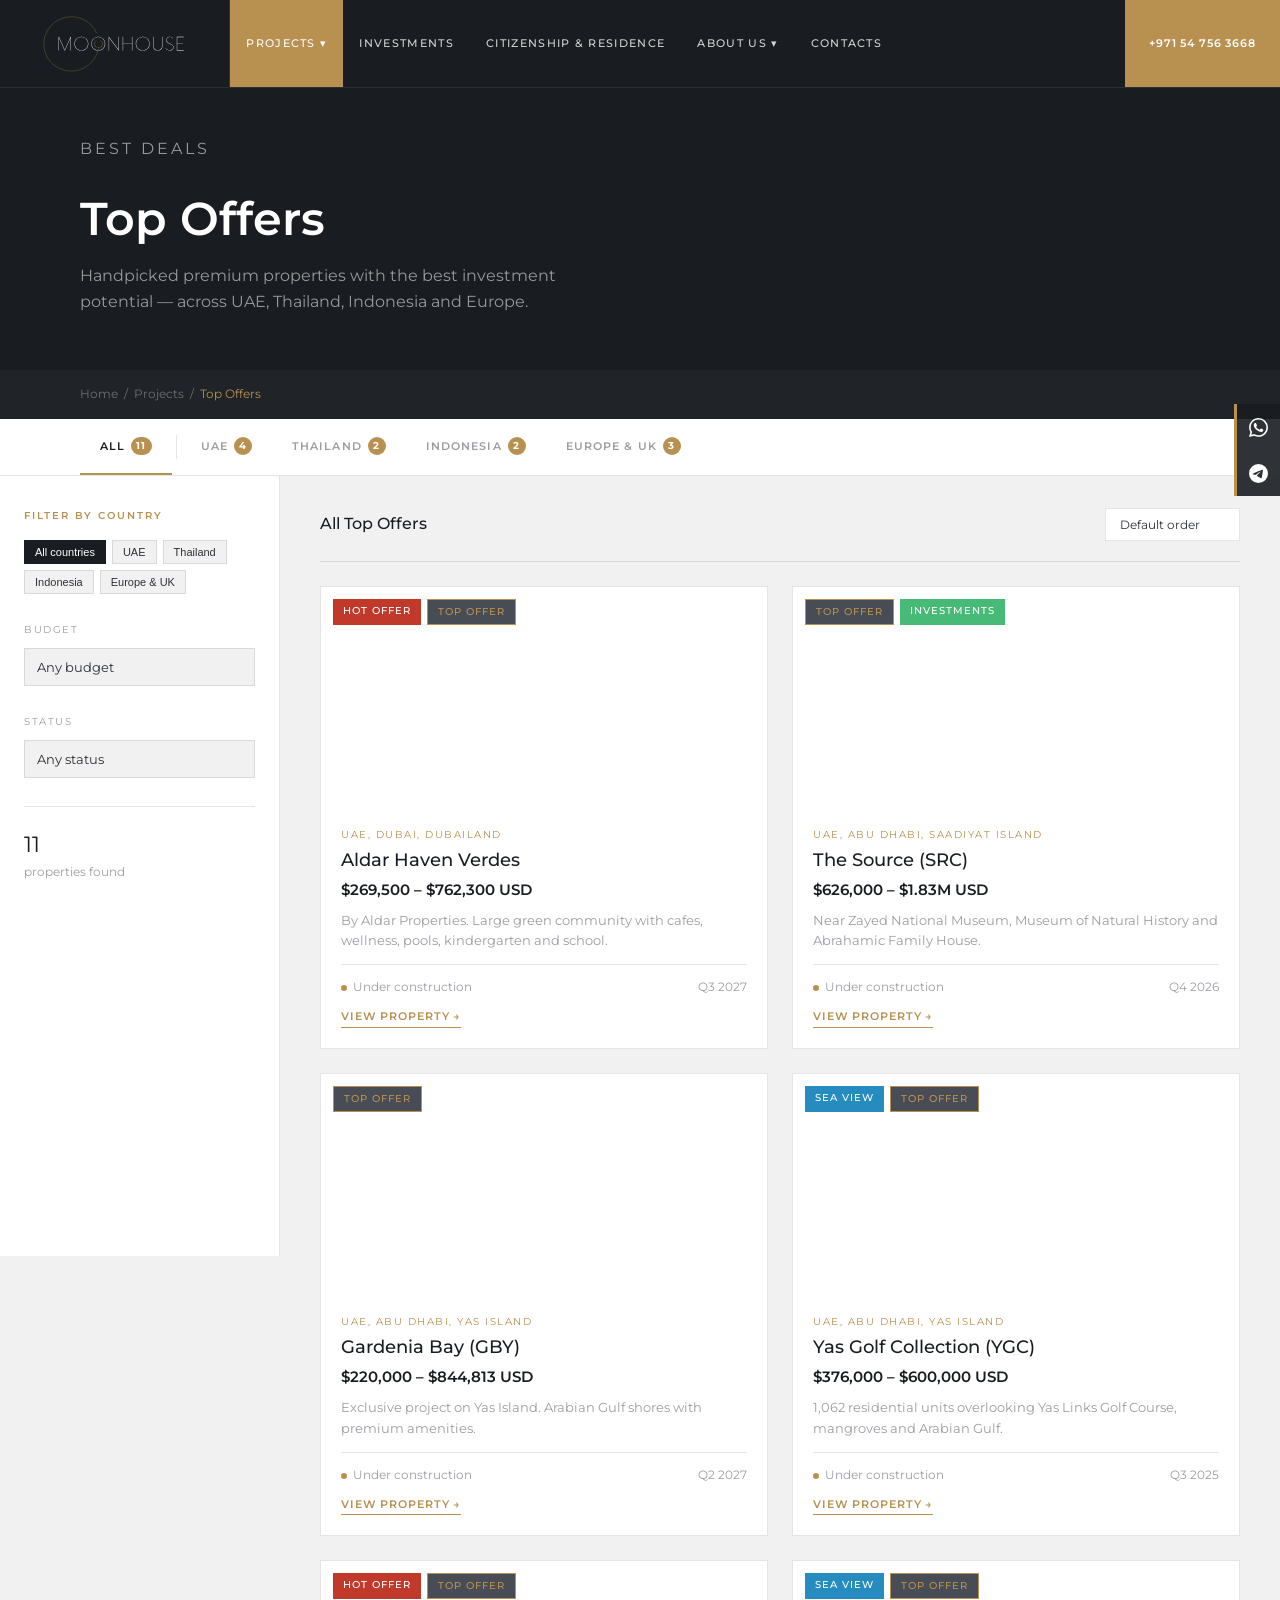
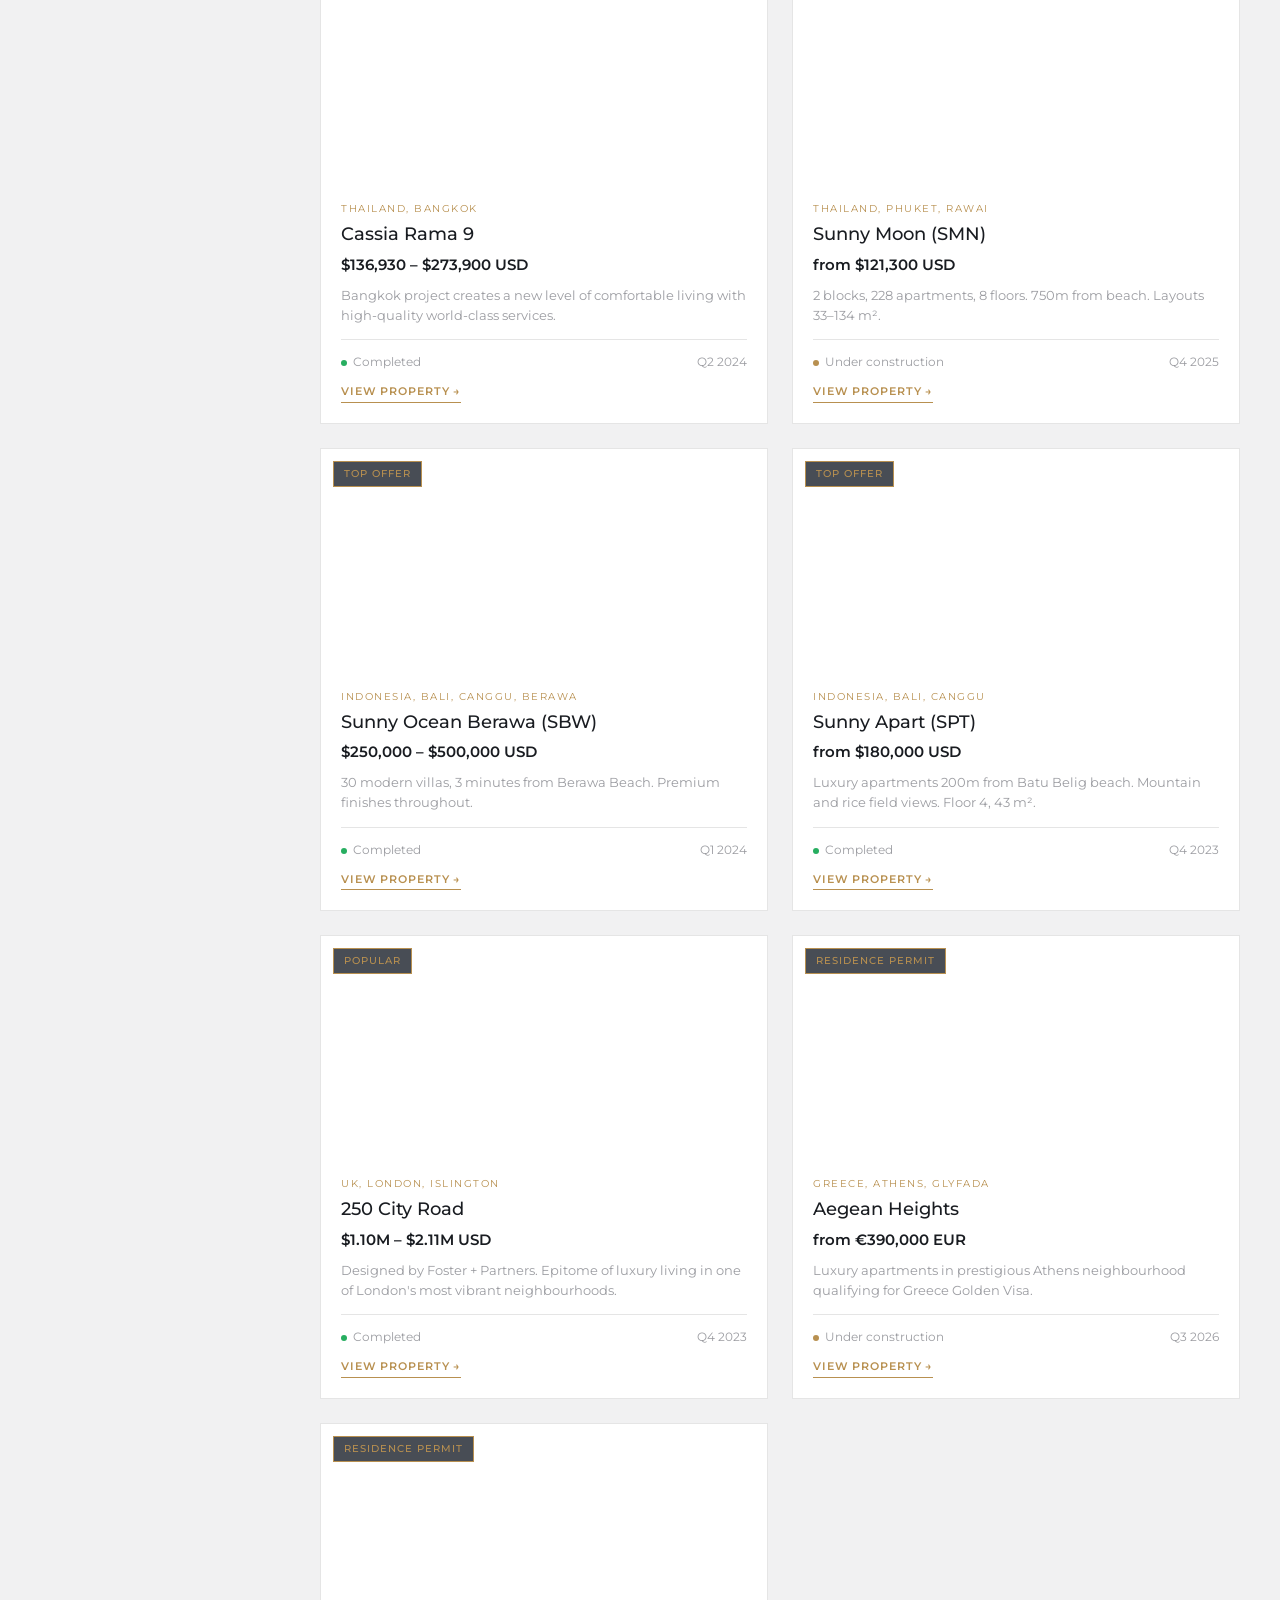
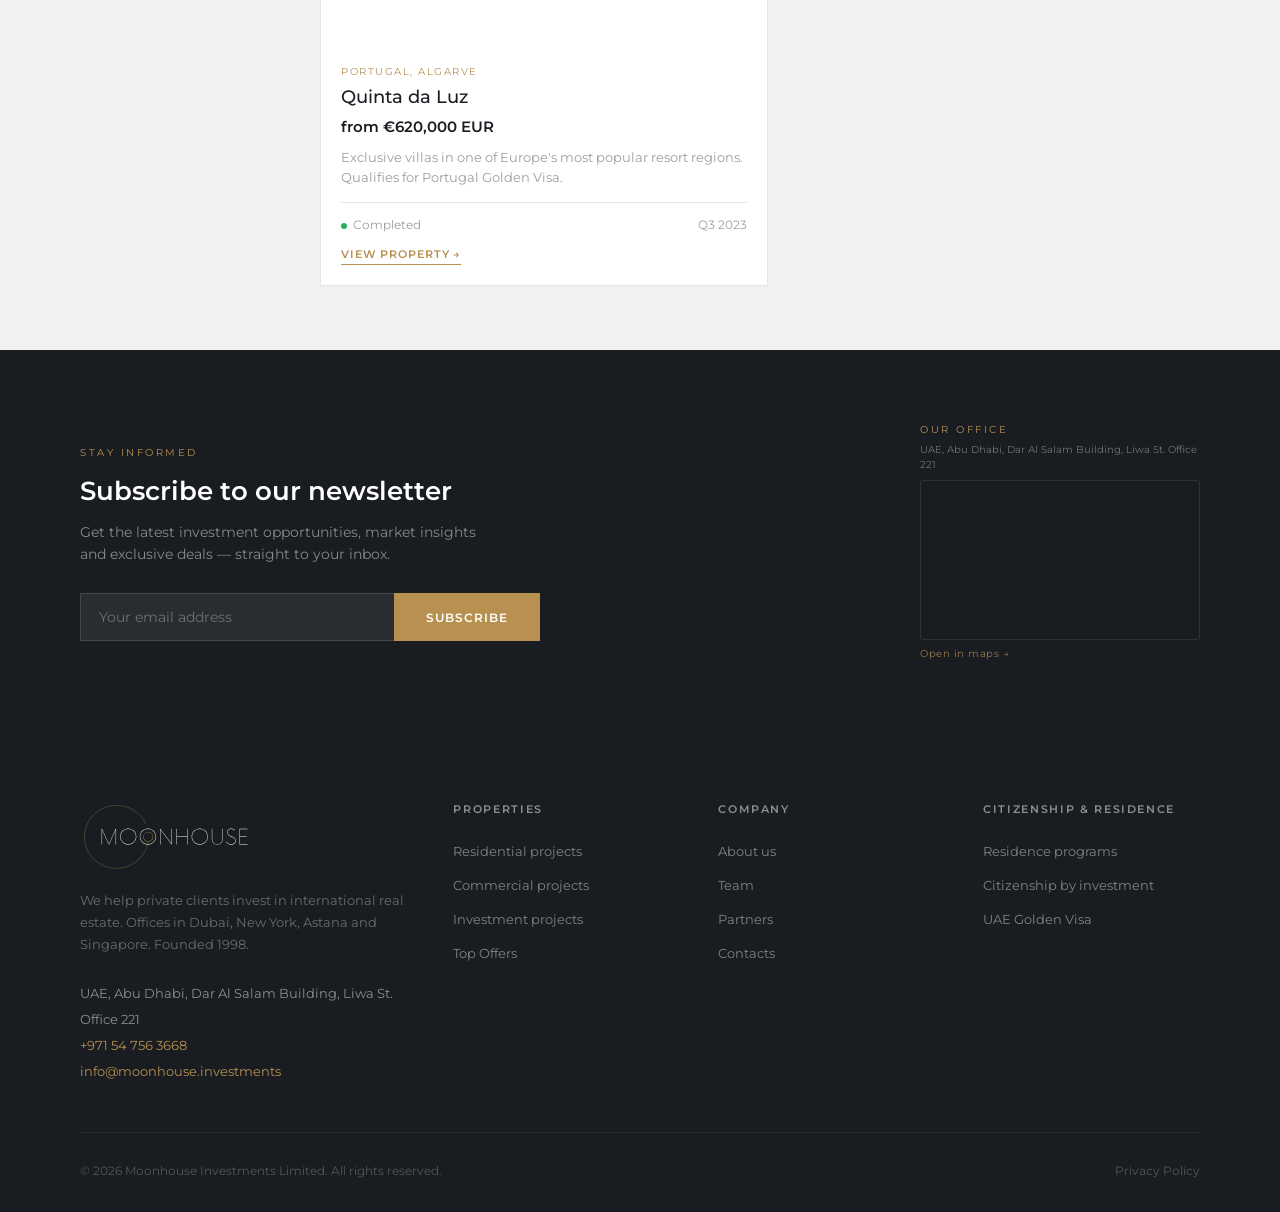
<file: top-offers.html>
<!DOCTYPE html>
<html lang="en">
<head>
<meta charset="UTF-8">
<meta name="viewport" content="width=device-width, initial-scale=1.0">
<title>Top Offers — Moonhouse Investments</title>
<link href="https://fonts.googleapis.com/css2?family=Montserrat:wght@400;500;600;700&display=swap" rel="stylesheet">
<link rel="stylesheet" href="style.css">
<style>
/* ── TOP OFFERS PAGE ── */
.to-hero {
  padding-top: 88px;
  background: var(--dark);
  min-height: 320px;
  display: flex;
  flex-direction: column;
  justify-content: flex-end;
  position: relative;
  overflow: hidden;
}
.to-hero-bg {
  position: absolute;
  inset: 0;
  background-image: url('https://images.unsplash.com/photo-1600596542815-ffad4c1539a9?w=1600&q=80');
  background-size: cover;
  background-position: center;
  opacity: 0.35;
}
.to-hero-content {
  position: relative;
  z-index: 1;
  padding: 48px 80px 56px;
}
.to-hero-content h1 { font-size: 46px; font-weight: 600; color: #fff; margin-bottom: 8px; }
.to-hero-content p { font-size: 16px; color: rgba(255,255,255,0.55); max-width: 540px; }

/* ── FILTER BAR ── */
.to-filters {
  background: var(--white);
  border-bottom: 1px solid var(--border);
  padding: 0 80px;
  display: flex;
  align-items: center;
  gap: 0;
  position: sticky;
  top: 88px;
  z-index: 50;
}
.to-filter-btn {
  display: inline-flex;
  align-items: center;
  gap: 6px;
  padding: 18px 20px;
  font-size: 11px;
  font-weight: 600;
  letter-spacing: 0.1em;
  text-transform: uppercase;
  color: var(--muted);
  background: none;
  border: none;
  border-bottom: 2px solid transparent;
  cursor: pointer;
  transition: color 0.2s, border-color 0.2s;
  white-space: nowrap;
  font-family: 'Montserrat', sans-serif;
}
.to-filter-btn:hover { color: var(--dark); }
.to-filter-btn.active { color: var(--dark); border-bottom-color: var(--gold); }
.to-filter-count {
  display: inline-flex;
  align-items: center;
  justify-content: center;
  background: var(--gold);
  color: #fff;
  font-size: 10px;
  font-weight: 700;
  min-width: 18px;
  height: 18px;
  border-radius: 9px;
  padding: 0 5px;
}
.to-filter-sep { width: 1px; height: 24px; background: var(--border); margin: 0 4px; }

/* ── LAYOUT ── */
.to-layout {
  display: grid;
  grid-template-columns: 280px 1fr;
  min-height: 600px;
}

/* ── SIDEBAR ── */
.to-sidebar {
  background: var(--white);
  border-right: 1px solid var(--border);
  padding: 32px 24px;
  position: sticky;
  top: 120px;
  align-self: start;
  height: calc(100vh - 120px);
  overflow-y: auto;
}
.to-sidebar h3 {
  font-size: 10px;
  font-weight: 600;
  letter-spacing: 2px;
  text-transform: uppercase;
  color: var(--gold);
  margin-bottom: 16px;
}
.to-sidebar-group { margin-bottom: 28px; }
.to-sidebar-group label {
  display: block;
  font-size: 10px;
  letter-spacing: 1.5px;
  text-transform: uppercase;
  color: var(--muted);
  margin-bottom: 10px;
}
.to-sidebar select,
.to-sidebar input[type="text"] {
  width: 100%;
  background: var(--cream);
  border: 1px solid var(--border);
  padding: 10px 12px;
  color: var(--text);
  font-family: 'Montserrat', sans-serif;
  font-size: 13px;
  outline: none;
  appearance: none;
  -webkit-appearance: none;
  cursor: pointer;
  transition: border-color 0.2s;
}
.to-sidebar select:focus,
.to-sidebar input[type="text"]:focus { border-color: var(--gold); }

.country-tags { display: flex; flex-wrap: wrap; gap: 6px; }
.country-tag {
  display: inline-flex;
  align-items: center;
  gap: 4px;
  padding: 5px 10px;
  font-size: 11px;
  font-weight: 500;
  background: var(--cream);
  border: 1px solid var(--border);
  color: var(--text);
  cursor: pointer;
  transition: background 0.15s, border-color 0.15s, color 0.15s;
  white-space: nowrap;
}
.country-tag:hover { border-color: var(--gold); color: var(--gold); }
.country-tag.active { background: var(--dark); border-color: var(--dark); color: #fff; }

.to-results-info {
  font-size: 12px;
  color: var(--muted);
  margin-top: 20px;
  padding-top: 20px;
  border-top: 1px solid var(--border);
}
.to-results-count { font-size: 22px; color: var(--dark); font-family: 'Montserrat', sans-serif; font-weight: 400; }

/* ── MAIN GRID ── */
.to-main { background: var(--cream); padding: 32px 40px 64px; }
.to-sort-row {
  display: flex;
  align-items: center;
  justify-content: space-between;
  margin-bottom: 24px;
  padding-bottom: 20px;
  border-bottom: 1px solid var(--border);
}
.to-sort-row h2 { font-size: 16px; font-weight: 500; color: var(--dark); }
.to-sort-select {
  background: var(--white);
  border: 1px solid var(--border);
  padding: 8px 14px;
  font-family: 'Montserrat', sans-serif;
  font-size: 12px;
  color: var(--text);
  outline: none;
  cursor: pointer;
  appearance: none;
  -webkit-appearance: none;
}

.to-grid {
  display: grid;
  grid-template-columns: repeat(auto-fill, minmax(300px, 1fr));
  gap: 24px;
}

.to-card {
  background: var(--white);
  border: 1px solid var(--border);
  overflow: hidden;
  transition: box-shadow 0.2s, transform 0.2s;
  cursor: pointer;
  display: block;
  color: inherit;
  text-decoration: none;
}
.to-card:hover { box-shadow: 0 8px 32px rgba(0,0,0,0.10); transform: translateY(-2px); }
.to-card-img {
  height: 220px;
  background-size: cover;
  background-position: center;
  position: relative;
}
.to-card-badges {
  position: absolute;
  top: 12px;
  left: 12px;
  display: flex;
  gap: 6px;
  flex-wrap: wrap;
}
.to-card-body { padding: 20px; }
.to-card-location {
  font-size: 10px;
  letter-spacing: 1.5px;
  text-transform: uppercase;
  color: var(--gold);
  margin-bottom: 6px;
}
.to-card-name {
  font-family: 'Montserrat', sans-serif;
  font-size: 18px;
  font-weight: 500;
  color: var(--dark);
  margin-bottom: 6px;
  line-height: 1.3;
}
.to-card-price {
  font-size: 15px;
  font-weight: 600;
  color: var(--dark);
  margin-bottom: 8px;
}
.to-card-desc { font-size: 13px; color: var(--muted); line-height: 1.55; margin-bottom: 14px; }
.to-card-footer {
  display: flex;
  justify-content: space-between;
  align-items: center;
  font-size: 12px;
  color: var(--muted);
  border-top: 1px solid var(--border);
  padding-top: 12px;
}
.to-card-cta {
  display: inline-block;
  margin-top: 12px;
  font-size: 11px;
  font-weight: 600;
  letter-spacing: 0.08em;
  text-transform: uppercase;
  color: var(--gold);
  text-decoration: none;
  border-bottom: 1px solid var(--gold);
  padding-bottom: 1px;
  transition: color 0.2s;
}
.to-card-cta:hover { color: var(--gold-light); border-color: var(--gold-light); }

/* No results */
.to-empty {
  grid-column: 1 / -1;
  text-align: center;
  padding: 64px 24px;
  color: var(--muted);
}
.to-empty p { font-size: 15px; margin-top: 8px; }

/* Sidebar toggle button — mobile only */
.to-sidebar-toggle {
  display: none; /* shown via media query below */
  width: 100%;
  background: var(--white);
  border: none;
  border-bottom: 1px solid var(--border);
  padding: 14px 16px;
  font-family: 'Montserrat', sans-serif;
  font-size: 12px;
  font-weight: 600;
  letter-spacing: 0.08em;
  text-transform: uppercase;
  color: var(--text);
  cursor: pointer;
  text-align: left;
  justify-content: space-between;
  align-items: center;
}
.to-sidebar-toggle svg { width: 16px; height: 16px; transition: transform 0.3s; }
.to-sidebar-toggle.open svg { transform: rotate(180deg); }

.to-sort-row { flex-wrap: wrap; gap: 12px; }

@media (max-width: 900px) {
  .to-hero-content { padding: 40px 24px 48px; }
  .to-hero-content h1 { font-size: 30px; }
  .to-filters { padding: 0 16px; overflow-x: auto; }
  .to-layout { grid-template-columns: 1fr; }
  .to-sidebar {
    position: static; height: auto;
    border-right: none; border-bottom: 1px solid var(--border);
    padding: 0;
    overflow: hidden;
    max-height: 0;
    transition: max-height 0.35s ease, padding 0.35s ease;
  }
  .to-sidebar.open {
    max-height: 600px;
    padding: 24px;
  }
  .to-sidebar-toggle { display: flex; }
  .to-main { padding: 24px 16px 48px; }
  .to-grid { grid-template-columns: 1fr 1fr; }
  .to-sort-row h2 { font-size: 14px; }
}
@media (max-width: 580px) {
  .to-grid { grid-template-columns: 1fr; }
  .to-hero-content { padding: 32px 16px 40px; }
  .to-hero-content h1 { font-size: 26px; }
  .to-main { padding: 16px 12px 48px; }
}
</style>
</head>
<body>

<nav>
  <a href="index.html" class="logo"><img src="moonhouse-logo.svg" alt="Moonhouse Investments"></a>
  <ul class="nav-links">
    <li class="has-dropdown"><a href="projects.html" class="active">Projects ▾</a>
      <ul class="dropdown">
        <li><a href="projects.html">All Projects</a></li>
        <li><a href="commercial.html">Commercial</a></li>
        <li><a href="residential.html">Residential</a></li>
        <li><a href="top-offers.html" class="active">Top Offers</a></li>
      </ul>
    </li>
    <li><a href="investments.html">Investments</a></li>
    <li><a href="citizenship.html">Citizenship &amp; Residence</a></li>
    <li class="has-dropdown"><a href="about.html">About Us ▾</a>
      <ul class="dropdown">
        <li><a href="about.html">About Company</a></li>
        <li><a href="about.html#team">Team</a></li>
        <li><a href="about.html#partners">Partners</a></li>
        <li><a href="about.html#reviews">Reviews</a></li>
      </ul>
    </li>
    <li><a href="contacts.html">Contacts</a></li>
  </ul>
  <button class="hamburger" id="hamburger" aria-label="Open menu"><span></span><span></span><span></span></button>
  <a href="tel:+971547563668" class="nav-phone">+971 54 756 3668</a>
</nav>
<div class="nav-overlay" id="navOverlay"></div>

<!-- SOCIAL SIDEBAR -->
<div class="social-sidebar">
  <a href="https://wa.me/971547563668" target="_blank" rel="noopener" title="WhatsApp"><svg viewBox="0 0 24 24"><path d="M17.472 14.382c-.297-.149-1.758-.867-2.03-.967-.273-.099-.471-.148-.67.15-.197.297-.767.966-.94 1.164-.173.199-.347.223-.644.075-.297-.15-1.255-.463-2.39-1.475-.883-.788-1.48-1.761-1.653-2.059-.173-.297-.018-.458.13-.606.134-.133.298-.347.446-.52.149-.174.198-.298.298-.497.099-.198.05-.371-.025-.52-.075-.149-.669-1.612-.916-2.207-.242-.579-.487-.5-.669-.51-.173-.008-.371-.01-.57-.01-.198 0-.52.074-.792.372-.272.297-1.04 1.016-1.04 2.479 0 1.462 1.065 2.875 1.213 3.074.149.198 2.096 3.2 5.077 4.487.709.306 1.262.489 1.694.625.712.227 1.36.195 1.871.118.571-.085 1.758-.719 2.006-1.413.248-.694.248-1.289.173-1.413-.074-.124-.272-.198-.57-.347m-5.421 7.403h-.004a9.87 9.87 0 01-5.031-1.378l-.361-.214-3.741.982.998-3.648-.235-.374a9.86 9.86 0 01-1.51-5.26c.001-5.45 4.436-9.884 9.888-9.884 2.64 0 5.122 1.03 6.988 2.898a9.825 9.825 0 012.893 6.994c-.003 5.45-4.437 9.884-9.885 9.884m8.413-18.297A11.815 11.815 0 0012.05 0C5.495 0 .16 5.335.157 11.892c0 2.096.547 4.142 1.588 5.945L.057 24l6.305-1.654a11.882 11.882 0 005.683 1.448h.005c6.554 0 11.89-5.335 11.893-11.893a11.821 11.821 0 00-3.48-8.413z"/></svg></a>
  <a href="https://t.me/moonhouseinvest" target="_blank" rel="noopener" title="Telegram"><svg viewBox="0 0 24 24"><path d="M11.944 0A12 12 0 0 0 0 12a12 12 0 0 0 12 12 12 12 0 0 0 12-12A12 12 0 0 0 12 0a12 12 0 0 0-.056 0zm4.962 7.224c.1-.002.321.023.465.14a.506.506 0 0 1 .171.325c.016.093.036.306.02.472-.18 1.898-.962 6.502-1.36 8.627-.168.9-.499 1.201-.82 1.23-.696.065-1.225-.46-1.9-.902-1.056-.693-1.653-1.124-2.678-1.8-1.185-.78-.417-1.21.258-1.91.277-.184 3.247-2.977 3.307-3.23.007-.032.014-.15-.056-.212s-.174-.041-.249-.024c-.106.024-1.793 1.14-5.061 3.345-.48.33-.913.49-1.302.48-.428-.008-1.252-.241-1.865-.44-.752-.245-1.349-.374-1.297-.789.027-.216.325-.437.893-.663 3.498-1.524 5.83-2.529 6.998-3.014 3.332-1.386 4.025-1.627 4.476-1.635z"/></svg></a>
</div>

<!-- HERO -->
<div class="to-hero">
  <div class="to-hero-bg"></div>
  <div class="to-hero-content">
    <p class="hero-tag">Best deals</p>
    <h1>Top Offers</h1>
    <p>Handpicked premium properties with the best investment potential — across UAE, Thailand, Indonesia and Europe.</p>
  </div>
</div>

<div class="breadcrumb">
  <a href="index.html">Home</a> &nbsp;/&nbsp; <a href="#">Projects</a> &nbsp;/&nbsp; <span>Top Offers</span>
</div>

<!-- CATEGORY FILTER TABS -->
<div class="to-filters">
  <button class="to-filter-btn active" data-filter="all">All <span class="to-filter-count" id="count-all">0</span></button>
  <div class="to-filter-sep"></div>
  <button class="to-filter-btn" data-filter="UAE">UAE <span class="to-filter-count" id="count-UAE">0</span></button>
  <button class="to-filter-btn" data-filter="Thailand">Thailand <span class="to-filter-count" id="count-Thailand">0</span></button>
  <button class="to-filter-btn" data-filter="Indonesia">Indonesia <span class="to-filter-count" id="count-Indonesia">0</span></button>
  <button class="to-filter-btn" data-filter="Europe">Europe &amp; UK <span class="to-filter-count" id="count-Europe">0</span></button>
</div>

<!-- LAYOUT: SIDEBAR + CARDS -->
<div class="to-layout">

  <!-- SIDEBAR TOGGLE (mobile only) -->
  <button class="to-sidebar-toggle" id="sidebarToggle" aria-expanded="false">
    Filters &amp; sorting
    <svg viewBox="0 0 24 24" fill="none" stroke="currentColor" stroke-width="2"><polyline points="6 9 12 15 18 9"/></svg>
  </button>

  <!-- SIDEBAR -->
  <aside class="to-sidebar" id="toSidebar">
    <div class="to-sidebar-group">
      <h3>Filter by country</h3>
      <div class="country-tags">
        <button class="country-tag active" data-country="">All countries</button>
        <button class="country-tag" data-country="UAE">UAE</button>
        <button class="country-tag" data-country="Thailand">Thailand</button>
        <button class="country-tag" data-country="Indonesia">Indonesia</button>
        <button class="country-tag" data-country="Europe">Europe &amp; UK</button>
      </div>
    </div>

    <div class="to-sidebar-group">
      <label>Budget</label>
      <select id="sb-budget">
        <option value="">Any budget</option>
        <option value="150">Up to $150,000</option>
        <option value="400">$150,000 – $400,000</option>
        <option value="1000">$400,000 – $1,000,000</option>
        <option value="1001">From $1,000,000</option>
      </select>
    </div>

    <div class="to-sidebar-group">
      <label>Status</label>
      <select id="sb-status">
        <option value="">Any status</option>
        <option value="construction">Under construction</option>
        <option value="completed">Completed</option>
      </select>
    </div>

    <div class="to-results-info">
      <div class="to-results-count" id="results-count">0</div>
      <div>properties found</div>
    </div>
  </aside>

  <!-- MAIN -->
  <main class="to-main">
    <div class="to-sort-row">
      <h2 id="active-label">All Top Offers</h2>
      <select class="to-sort-select" id="sort-select">
        <option value="default">Default order</option>
        <option value="price-asc">Price: low to high</option>
        <option value="price-desc">Price: high to low</option>
      </select>
    </div>

    <div class="to-grid" id="to-grid">
      <!-- Cards injected by JS -->
    </div>
  </main>
</div>

<!-- NEWSLETTER -->
<section class="newsletter-section">
  <div class="newsletter-left">
    <div>
      <p class="newsletter-label-small">Stay informed</p>
      <h2 class="newsletter-title">Subscribe to our newsletter</h2>
      <p class="newsletter-sub">Get the latest investment opportunities, market insights and exclusive deals — straight to your inbox.</p>
    </div>
    <form class="newsletter-form" onsubmit="return false;">
      <input type="email" class="newsletter-input" placeholder="Your email address">
      <button type="submit" class="btn-gold">Subscribe</button>
    </form>
  </div>
  <div class="footer-map-box">
    <p class="newsletter-label-small">Our office</p>
    <p class="map-address">UAE, Abu Dhabi, Dar Al Salam Building, Liwa St. Office 221</p>
    <iframe src="https://www.openstreetmap.org/export/embed.html?bbox=54.352%2C24.474%2C54.372%2C24.494&layer=mapnik&marker=24.484%2C54.362" frameborder="0" scrolling="no" title="Office location"></iframe>
    <a href="https://www.openstreetmap.org/?mlat=24.484&mlon=54.362#map=16/24.484/54.362" target="_blank" rel="noopener" class="map-link">Open in maps →</a>
  </div>
</section>

<footer>
  <div class="footer-grid">
    <div>
      <a href="index.html" class="footer-logo"><img src="moonhouse-logo.svg" alt="Moonhouse Investments"></a>
      <p class="footer-about">We help private clients invest in international real estate. Offices in Dubai, New York, Astana and Singapore. Founded 1998.</p>
      <div class="footer-contact">
        <div>UAE, Abu Dhabi, Dar Al Salam Building, Liwa St. Office 221</div>
        <div><a href="tel:+971547563668">+971 54 756 3668</a></div>
        <div><a href="mailto:info@moonhouse.investments">info@moonhouse.investments</a></div>
      </div>
    </div>
    <div class="footer-col">
      <h4>Properties</h4>
      <ul>
        <li><a href="residential.html">Residential projects</a></li>
        <li><a href="commercial.html">Commercial projects</a></li>
        <li><a href="investments.html">Investment projects</a></li>
        <li><a href="top-offers.html">Top Offers</a></li>
      </ul>
    </div>
    <div class="footer-col">
      <h4>Company</h4>
      <ul>
        <li><a href="about.html">About us</a></li>
        <li><a href="about.html#team">Team</a></li>
        <li><a href="about.html#partners">Partners</a></li>
        <li><a href="contacts.html">Contacts</a></li>
      </ul>
    </div>
    <div class="footer-col">
      <h4>Citizenship &amp; Residence</h4>
      <ul>
        <li><a href="citizenship.html">Residence programs</a></li>
        <li><a href="citizenship.html#citizenship">Citizenship by investment</a></li>
        <li><a href="citizenship.html#uae">UAE Golden Visa</a></li>
      </ul>
    </div>
  </div>
  <div class="footer-bottom">
    <span>© 2026 Moonhouse Investments Limited. All rights reserved.</span>
    <span><a href="#" style="color:rgba(255,255,255,0.25);text-decoration:none;">Privacy Policy</a></span>
  </div>
</footer>

<script src="app.js"></script>
<script>
// ── TOP OFFERS DATA ──────────────────────────────────
var OFFERS = [
  // UAE
  { id: 'aldar-haven-verdes', country: 'UAE', location: 'UAE, Dubai, Dubailand', name: 'Aldar Haven Verdes', price: '$269,500 – $762,300 USD', priceMin: 269500, desc: 'By Aldar Properties. Large green community with cafes, wellness, pools, kindergarten and school.', img: 'https://images.unsplash.com/photo-1580587771525-78b9dba3b914?w=600&q=75', badges: ['Hot offer', 'Top offer'], status: 'construction', completion: 'Q3 2027' },
  { id: 'the-source', country: 'UAE', location: 'UAE, Abu Dhabi, Saadiyat Island', name: 'The Source (SRC)', price: '$626,000 – $1.83M USD', priceMin: 626000, desc: 'Near Zayed National Museum, Museum of Natural History and Abrahamic Family House.', img: 'https://images.unsplash.com/photo-1600596542815-ffad4c1539a9?w=600&q=75', badges: ['Top offer', 'Investments'], status: 'construction', completion: 'Q4 2026' },
  { id: 'gardenia-bay', country: 'UAE', location: 'UAE, Abu Dhabi, Yas Island', name: 'Gardenia Bay (GBY)', price: '$220,000 – $844,813 USD', priceMin: 220000, desc: 'Exclusive project on Yas Island. Arabian Gulf shores with premium amenities.', img: 'https://images.unsplash.com/photo-1613490493576-7fde63acd811?w=600&q=75', badges: ['Top offer'], status: 'construction', completion: 'Q2 2027' },
  { id: 'yas-golf-collection', country: 'UAE', location: 'UAE, Abu Dhabi, Yas Island', name: 'Yas Golf Collection (YGC)', price: '$376,000 – $600,000 USD', priceMin: 376000, desc: '1,062 residential units overlooking Yas Links Golf Course, mangroves and Arabian Gulf.', img: 'https://images.unsplash.com/photo-1512453979798-5ea266f8880c?w=600&q=75', badges: ['Sea view', 'Top offer'], status: 'construction', completion: 'Q3 2025' },
  // Thailand
  { id: 'cassia-rama-9', country: 'Thailand', location: 'Thailand, Bangkok', name: 'Cassia Rama 9', price: '$136,930 – $273,900 USD', priceMin: 136930, desc: 'Bangkok project creates a new level of comfortable living with high-quality world-class services.', img: 'https://images.unsplash.com/photo-1555400038-63f5ba517a47?w=600&q=75', badges: ['Hot offer', 'Top offer'], status: 'completed', completion: 'Q2 2024' },
  { id: 'sunny-moon', country: 'Thailand', location: 'Thailand, Phuket, Rawai', name: 'Sunny Moon (SMN)', price: 'from $121,300 USD', priceMin: 121300, desc: '2 blocks, 228 apartments, 8 floors. 750m from beach. Layouts 33–134 m².', img: 'https://images.unsplash.com/photo-1552465011-b4e21bf6e79a?w=600&q=75', badges: ['Sea view', 'Top offer'], status: 'construction', completion: 'Q4 2025' },
  // Indonesia
  { id: 'sunny-ocean-berawa', country: 'Indonesia', location: 'Indonesia, Bali, Canggu, Berawa', name: 'Sunny Ocean Berawa (SBW)', price: '$250,000 – $500,000 USD', priceMin: 250000, desc: '30 modern villas, 3 minutes from Berawa Beach. Premium finishes throughout.', img: 'https://images.unsplash.com/photo-1537996194471-e657df975ab4?w=600&q=75', badges: ['Top offer'], status: 'completed', completion: 'Q1 2024' },
  { id: 'sunny-apart', country: 'Indonesia', location: 'Indonesia, Bali, Canggu', name: 'Sunny Apart (SPT)', price: 'from $180,000 USD', priceMin: 180000, desc: 'Luxury apartments 200m from Batu Belig beach. Mountain and rice field views. Floor 4, 43 m².', img: 'https://images.unsplash.com/photo-1558618666-fcd25c85cd64?w=600&q=75', badges: ['Top offer'], status: 'completed', completion: 'Q4 2023' },
  // Europe
  { id: '250-city-road', country: 'Europe', location: 'UK, London, Islington', name: '250 City Road', price: '$1.10M – $2.11M USD', priceMin: 1100000, desc: 'Designed by Foster + Partners. Epitome of luxury living in one of London\'s most vibrant neighbourhoods.', img: 'https://images.unsplash.com/photo-1513635269975-59663e0ac1ad?w=600&q=75', badges: ['Popular'], status: 'completed', completion: 'Q4 2023' },
  { id: 'aegean-heights', country: 'Europe', location: 'Greece, Athens, Glyfada', name: 'Aegean Heights', price: 'from €390,000 EUR', priceMin: 420000, desc: 'Luxury apartments in prestigious Athens neighbourhood qualifying for Greece Golden Visa.', img: 'https://images.unsplash.com/photo-1503152394-c571994fd383?w=600&q=75', badges: ['Residence permit'], status: 'construction', completion: 'Q3 2026' },
  { id: 'quinta-da-luz', country: 'Europe', location: 'Portugal, Algarve', name: 'Quinta da Luz', price: 'from €620,000 EUR', priceMin: 670000, desc: 'Exclusive villas in one of Europe\'s most popular resort regions. Qualifies for Portugal Golden Visa.', img: 'https://images.unsplash.com/photo-1555881400-74d7acaacd8b?w=600&q=75', badges: ['Residence permit'], status: 'completed', completion: 'Q3 2023' }
];

// ── BADGE COLOUR MAP ─────────────────────────────────
var BADGE_CLASS = {
  'Hot offer': 'badge-hot',
  'Top offer': 'badge-top',
  'Sea view':  'badge-sea',
  'Investments': 'badge-invest',
  'Sold': 'badge-sold',
  'Popular': 'badge-top',
  'Residence permit': 'badge-top'
};

// ── STATE ────────────────────────────────────────────
var activeCountry = '';
var activeBudget  = '';
var activeStatus  = '';

// ── RENDER ───────────────────────────────────────────
function render() {
  var filtered = OFFERS.filter(function(o) {
    if (activeCountry && o.country !== activeCountry) return false;
    if (activeStatus === 'construction' && o.status !== 'construction') return false;
    if (activeStatus === 'completed' && o.status !== 'completed') return false;
    if (activeBudget) {
      var b = parseInt(activeBudget, 10);
      if (b === 150  && o.priceMin > 150000)  return false;
      if (b === 400  && (o.priceMin <= 150000 || o.priceMin > 400000)) return false;
      if (b === 1000 && (o.priceMin <= 400000 || o.priceMin > 1000000)) return false;
      if (b === 1001 && o.priceMin <= 1000000) return false;
    }
    return true;
  });

  // Sort
  var sort = document.getElementById('sort-select').value;
  if (sort === 'price-asc')  filtered.sort(function(a,b){ return a.priceMin - b.priceMin; });
  if (sort === 'price-desc') filtered.sort(function(a,b){ return b.priceMin - a.priceMin; });

  // Update counts
  document.getElementById('results-count').textContent = filtered.length;
  var countAll = document.getElementById('count-all');
  if (countAll) countAll.textContent = OFFERS.length;
  ['UAE','Thailand','Indonesia','Europe'].forEach(function(c) {
    var el = document.getElementById('count-' + c);
    if (el) el.textContent = OFFERS.filter(function(o){ return o.country === c; }).length;
  });

  // Update label
  var label = document.getElementById('active-label');
  if (label) label.textContent = activeCountry ? activeCountry + ' — Top Offers' : 'All Top Offers';

  // Render cards
  var grid = document.getElementById('to-grid');
  if (!grid) return;

  if (filtered.length === 0) {
    grid.innerHTML = '<div class="to-empty"><strong>No properties found</strong><p>Try adjusting your filters.</p></div>';
    return;
  }

  grid.innerHTML = filtered.map(function(o) {
    var badgesHtml = o.badges.map(function(b) {
      return '<span class="badge ' + (BADGE_CLASS[b] || 'badge-top') + '">' + b + '</span>';
    }).join('');
    var statusDot = o.status === 'completed' ? 'status-done' : 'status-build';
    var statusText = o.status === 'completed' ? 'Completed' : 'Under construction';
    var url = 'property.html?id=' + o.id;
    return [
      '<a class="to-card" href="' + url + '" role="link">',
        '<div class="to-card-img" style="background-image:url(\'' + o.img + '\')">',
          '<div class="to-card-badges">' + badgesHtml + '</div>',
        '</div>',
        '<div class="to-card-body">',
          '<p class="to-card-location">' + o.location + '</p>',
          '<p class="to-card-name">' + o.name + '</p>',
          '<p class="to-card-price">' + o.price + '</p>',
          '<p class="to-card-desc">' + o.desc + '</p>',
          '<div class="to-card-footer">',
            '<span><span class="status-dot ' + statusDot + '"></span>' + statusText + '</span>',
            '<span>' + o.completion + '</span>',
          '</div>',
          '<span class="to-card-cta">View property →</span>',
        '</div>',
      '</a>'
    ].join('');
  }).join('');
}

// ── INIT & EVENTS ────────────────────────────────────
document.addEventListener('DOMContentLoaded', function() {
  render();

  // Tab filter buttons
  document.querySelectorAll('.to-filter-btn').forEach(function(btn) {
    btn.addEventListener('click', function() {
      document.querySelectorAll('.to-filter-btn').forEach(function(b){ b.classList.remove('active'); });
      btn.classList.add('active');
      activeCountry = btn.dataset.filter === 'all' ? '' : btn.dataset.filter;
      // Sync sidebar tags
      document.querySelectorAll('.country-tag').forEach(function(t) {
        t.classList.toggle('active', t.dataset.country === activeCountry);
      });
      render();
    });
  });

  // Sidebar country tags
  document.querySelectorAll('.country-tag').forEach(function(tag) {
    tag.addEventListener('click', function() {
      document.querySelectorAll('.country-tag').forEach(function(t){ t.classList.remove('active'); });
      tag.classList.add('active');
      activeCountry = tag.dataset.country;
      // Sync tab buttons
      document.querySelectorAll('.to-filter-btn').forEach(function(b) {
        b.classList.toggle('active', b.dataset.filter === (activeCountry || 'all'));
      });
      render();
    });
  });

  // Budget & Status selects
  document.getElementById('sb-budget').addEventListener('change', function() {
    activeBudget = this.value; render();
  });
  document.getElementById('sb-status').addEventListener('change', function() {
    activeStatus = this.value; render();
  });
  document.getElementById('sort-select').addEventListener('change', render);

  // Sidebar toggle (mobile)
  var sidebarToggle = document.getElementById('sidebarToggle');
  var toSidebar = document.getElementById('toSidebar');
  if (sidebarToggle && toSidebar) {
    sidebarToggle.addEventListener('click', function() {
      var isOpen = toSidebar.classList.toggle('open');
      sidebarToggle.classList.toggle('open', isOpen);
      sidebarToggle.setAttribute('aria-expanded', isOpen);
    });
  }

  // URL param
  var params = new URLSearchParams(window.location.search);
  var urlCountry = params.get('country');
  if (urlCountry) {
    activeCountry = urlCountry;
    document.querySelectorAll('.to-filter-btn').forEach(function(b) {
      b.classList.toggle('active', b.dataset.filter === urlCountry);
    });
    document.querySelectorAll('.country-tag').forEach(function(t) {
      t.classList.toggle('active', t.dataset.country === urlCountry);
    });
    render();
  }
});
</script>
</body>
</html>
</file>
<file: style.css>
:root {
  --cream: #f1f1f2;
  --dark: #191c21;
  --gold: #b89050;
  --gold-light: #d1ab6d;
  --text: #2d3035;
  --muted: #9c9da2;
  --white: #ffffff;
  --border: rgba(0,0,0,0.1);
}

*, *::before, *::after { box-sizing: border-box; margin: 0; padding: 0; }
html { scroll-behavior: smooth; }

body {
  font-family: 'Montserrat', sans-serif;
  background: var(--cream);
  color: var(--text);
  font-size: 15px;
  line-height: 1.6;
  overflow-x: hidden;
}

/* ─── NAV ─────────────────────────────────────────── */
nav {
  position: fixed;
  top: 0; left: 0; right: 0;
  z-index: 1000;
  display: flex;
  align-items: stretch;
  justify-content: space-between;
  height: 88px;
  background: var(--dark);
  border-bottom: 1px solid rgba(255,255,255,0.08);
  transition: transform 0.48s cubic-bezier(0.4,0,0.2,1), opacity 0.4s;
}
/* Used on homepage — nav hidden until scroll */
nav.nav-hidden {
  transform: translateY(-100%);
  opacity: 0;
  pointer-events: none;
}

.logo {
  font-family: 'Montserrat', sans-serif;
  font-size: 14px;
  font-weight: 700;
  letter-spacing: 0.2em;
  color: #fff;
  text-decoration: none;
  text-transform: uppercase;
  display: flex;
  align-items: center;
  padding: 0 32px 0 40px;
  border-right: 1px solid rgba(255,255,255,0.1);
  white-space: nowrap;
}
.logo img {
  height: 62px;
  width: auto;
  display: block;
}

.nav-links {
  display: flex;
  gap: 0;
  list-style: none;
  align-items: stretch;
  flex: 1;
}

.nav-links > li {
  position: relative;
  display: flex;
  align-items: stretch;
}

.nav-links a {
  display: flex;
  align-items: center;
  color: rgba(255,255,255,0.8);
  text-decoration: none;
  font-size: 11px;
  font-weight: 500;
  letter-spacing: 0.12em;
  text-transform: uppercase;
  transition: color 0.2s, background 0.2s;
  white-space: nowrap;
  padding: 0 16px;
}

.nav-links a:hover { color: #fff; background: rgba(255,255,255,0.06); }
.nav-links a.active { color: #fff; background: var(--gold); }

/* Dropdown */
.dropdown {
  display: none;
  position: absolute;
  top: 100%;
  left: 0;
  background: #f1f1f2;
  border: none;
  border-radius: 0;
  min-width: 220px;
  padding: 8px 0;
  list-style: none;
  z-index: 200;
  margin-top: 0;
  box-shadow: 0 8px 24px rgba(0,0,0,0.15);
}
.has-dropdown { padding-bottom: 0; }
.has-dropdown::after {
  content: '';
  position: absolute;
  bottom: -8px;
  left: 0;
  right: 0;
  height: 8px;
}
.has-dropdown:hover .dropdown,
.has-dropdown:focus-within .dropdown { display: block; }
.dropdown li a {
  display: block;
  padding: 10px 20px;
  font-size: 11px;
  font-weight: 500;
  letter-spacing: 0.08em;
  color: #2d3035;
  text-transform: uppercase;
  background: transparent;
  transition: background 0.15s, color 0.15s;
}
.dropdown li a:hover { color: #000; background: #e4e5e7; }

.nav-phone {
  display: flex;
  align-items: center;
  color: #fff;
  font-size: 11px;
  font-weight: 600;
  text-decoration: none;
  letter-spacing: 0.08em;
  text-transform: uppercase;
  white-space: nowrap;
  padding: 0 24px;
  background: var(--gold);
  transition: background 0.2s;
}
.nav-phone:hover { background: var(--gold-light); }

/* ─── HERO (homepage) ─────────────────────────────── */
.hero {
  height: 100vh;
  min-height: 700px;
  position: relative;
  display: flex;
  flex-direction: column;
  justify-content: center;
  padding: 0 80px;
  background: linear-gradient(135deg, #191c21 0%, #2d3035 50%, #191c21 100%);
  overflow: hidden;
}

.hero-bg {
  position: absolute;
  inset: 0;
  background-image: url('https://images.unsplash.com/photo-1525625293386-3f8f99389edd?w=1600&q=80');
  background-size: cover;
  background-position: center;
  opacity: 0.25;
}

.hero-overlay {
  position: absolute;
  inset: 0;
  background: linear-gradient(to right, rgba(25,28,33,0.9) 40%, rgba(25,28,33,0.4));
}

.hero-content {
  position: relative;
  z-index: 2;
  max-width: 680px;
  animation: fadeUp 1s ease both;
}

@keyframes fadeUp {
  from { opacity: 0; transform: translateY(30px); }
  to   { opacity: 1; transform: translateY(0); }
}

.hero-tag {
  font-size: 11px;
  letter-spacing: 3px;
  text-transform: uppercase;
  color: var(--gold);
  margin-bottom: 20px;
}

.hero h1 {
  font-family: 'Montserrat', sans-serif;
  font-size: clamp(36px, 4.5vw, 64px);
  font-weight: 700;
  line-height: 1.15;
  color: var(--white);
  margin-bottom: 24px;
  letter-spacing: -0.02em;
}

.hero h1 em { font-style: italic; color: var(--gold-light); }

.hero p {
  color: rgba(255,255,255,0.6);
  font-size: 16px;
  margin-bottom: 48px;
  max-width: 480px;
}

/* ─── PAGE HERO (inner pages) ─────────────────────── */
.page-hero {
  padding: 140px 80px 72px;
  background: var(--dark);
  position: relative;
  overflow: hidden;
}
.page-hero::before {
  content: '';
  position: absolute;
  inset: 0;
  background: linear-gradient(135deg, rgba(184,144,80,0.06) 0%, transparent 60%);
}
.page-hero-bg {
  position: absolute;
  inset: 0;
  background-size: cover;
  background-position: center;
  opacity: 0.18;
}
.page-hero-content { position: relative; z-index: 1; max-width: 720px; }
.page-hero .hero-tag { color: var(--gold); margin-bottom: 16px; }
.page-hero h1 {
  font-family: 'Montserrat', sans-serif;
  font-size: clamp(36px, 4vw, 60px);
  font-weight: 400;
  color: white;
  line-height: 1.15;
  margin-bottom: 20px;
}
.page-hero h1 em { font-style: italic; color: var(--gold-light); }
.page-hero p { color: rgba(255,255,255,0.6); font-size: 16px; max-width: 560px; }
.page-hero .btn-gold { margin-top: 32px; }

/* ─── BREADCRUMB ──────────────────────────────────── */
.breadcrumb {
  padding: 14px 80px;
  background: rgba(25,28,33,0.97);
  border-bottom: 1px solid rgba(0,0,0,0.1);
  font-size: 12px;
  color: rgba(255,255,255,0.35);
}
.breadcrumb a { color: rgba(255,255,255,0.35); text-decoration: none; transition: color 0.2s; }
.breadcrumb a:hover { color: var(--gold); }
.breadcrumb span { color: var(--gold); }

/* ─── SEARCH BOX ──────────────────────────────────── */
.search-box {
  position: relative;
  z-index: 2;
  background: rgba(255,255,255,0.06);
  border: 1px solid rgba(184,144,80,0.35);
  border-radius: 0;
  padding: 28px 32px;
  max-width: 860px;
  backdrop-filter: blur(8px);
  animation: fadeUp 1s 0.2s ease both;
}

.search-row {
  display: grid;
  grid-template-columns: 1fr 1fr 1fr auto;
  gap: 16px;
  align-items: end;
}

.search-field label {
  display: block;
  font-size: 10px;
  letter-spacing: 2px;
  text-transform: uppercase;
  color: var(--gold);
  margin-bottom: 8px;
}

.search-field select,
.search-field input {
  width: 100%;
  background: rgba(255,255,255,0.08);
  border: 1px solid rgba(0,0,0,0.1);
  border-radius: 0;
  padding: 10px 14px;
  color: white;
  font-family: 'Montserrat', sans-serif;
  font-size: 14px;
  outline: none;
  transition: border-color 0.2s;
  appearance: none;
}
.search-field select option { background: #191c21; color: white; }
.search-field select:focus,
.search-field input:focus { border-color: var(--gold); }

/* ─── BUTTONS ─────────────────────────────────────── */
.btn-gold {
  display: inline-block;
  background: var(--gold);
  color: #fff;
  border: none;
  padding: 14px 32px;
  font-family: 'Montserrat', sans-serif;
  font-size: 12px;
  font-weight: 600;
  letter-spacing: 0.08em;
  text-transform: uppercase;
  cursor: pointer;
  border-radius: 0;
  transition: background 0.2s;
  white-space: nowrap;
  text-decoration: none;
}
.btn-gold:hover { background: var(--gold-light); }

.btn-outline {
  display: inline-block;
  background: transparent;
  color: var(--gold);
  border: 1px solid var(--gold);
  padding: 13px 32px;
  font-family: 'Montserrat', sans-serif;
  font-size: 12px;
  font-weight: 600;
  letter-spacing: 0.08em;
  text-transform: uppercase;
  cursor: pointer;
  border-radius: 0;
  transition: background 0.2s, color 0.2s;
  text-decoration: none;
}
.btn-outline:hover { background: var(--gold); color: #fff; }

/* ─── SECTIONS ────────────────────────────────────── */
section { padding: 96px 80px; }

.section-label {
  font-size: 11px;
  letter-spacing: 0.3em;
  text-transform: uppercase;
  color: var(--gold);
  margin-bottom: 16px;
  font-weight: 500;
}

.section-title {
  font-family: 'Montserrat', sans-serif;
  font-size: clamp(26px, 3vw, 42px);
  font-weight: 700;
  line-height: 1.2;
  color: var(--dark);
  margin-bottom: 40px;
  letter-spacing: -0.01em;
}

.divider {
  width: 40px;
  height: 1px;
  background: var(--gold);
  margin-bottom: 40px;
}

.see-all {
  display: inline-block;
  margin-top: 40px;
  font-size: 12px;
  letter-spacing: 2px;
  text-transform: uppercase;
  color: var(--gold);
  text-decoration: none;
  border-bottom: 1px solid rgba(184,144,80,0.4);
  padding-bottom: 4px;
  transition: border-color 0.2s;
}
.see-all:hover { border-color: var(--gold); }

/* ─── PROPERTY CARDS ──────────────────────────────── */
.properties { background: var(--white); }

.props-grid {
  display: grid;
  grid-template-columns: repeat(auto-fill, minmax(300px, 1fr));
  gap: 24px;
}

.prop-card {
  border-radius: 0;
  overflow: hidden;
  background: var(--cream);
  border: 1px solid var(--border);
  transition: transform 0.3s, box-shadow 0.3s;
  cursor: pointer;
}
.prop-card:hover {
  transform: translateY(-6px);
  box-shadow: 0 20px 40px rgba(0,0,0,0.12);
}

.prop-img {
  height: 220px;
  background-size: cover;
  background-position: center;
  position: relative;
}

.prop-badges {
  position: absolute;
  top: 14px; left: 14px;
  display: flex;
  gap: 6px;
  flex-wrap: wrap;
}

.badge {
  font-size: 10px;
  letter-spacing: 1px;
  text-transform: uppercase;
  padding: 4px 10px;
  border-radius: 0;
  font-weight: 500;
}
.badge-hot  { background: #c0392b; color: white; }
.badge-sea  { background: rgba(0,120,180,0.85); color: white; }
.badge-top  { background: rgba(11,18,28,0.75); color: var(--gold); border: 1px solid var(--gold); }
.badge-new  { background: var(--gold); color: var(--dark); }
.badge-sold { background: rgba(80,80,80,0.85); color: white; }
.badge-invest { background: rgba(39,174,96,0.85); color: white; }

.prop-body { padding: 20px 22px 24px; }

.prop-location {
  font-size: 11px;
  color: var(--muted);
  letter-spacing: 0.5px;
  margin-bottom: 6px;
}
.prop-name {
  font-family: 'Montserrat', sans-serif;
  font-size: 22px;
  font-weight: 400;
  color: var(--dark);
  margin-bottom: 8px;
}
.prop-price {
  color: var(--gold);
  font-size: 15px;
  font-weight: 500;
  margin-bottom: 10px;
}
.prop-desc {
  font-size: 13px;
  color: var(--muted);
  line-height: 1.5;
  margin-bottom: 16px;
  display: -webkit-box;
  -webkit-line-clamp: 2;
  line-clamp: 2;
  -webkit-box-orient: vertical;
  overflow: hidden;
}
.prop-footer {
  display: flex;
  justify-content: space-between;
  align-items: center;
  border-top: 1px solid var(--border);
  padding-top: 14px;
  font-size: 12px;
  color: var(--muted);
}

.status-dot {
  display: inline-block;
  width: 6px; height: 6px;
  border-radius: 50%;
  margin-right: 6px;
}
.status-done  { background: #27ae60; }
.status-build { background: var(--gold); }

/* ─── STATS ───────────────────────────────────────── */
.stats { background: var(--dark); }
.stats .section-title { color: var(--white); }

.stats-grid {
  display: grid;
  grid-template-columns: repeat(auto-fit, minmax(200px, 1fr));
  gap: 1px;
  background: rgba(0,0,0,0.08);
  border: 1px solid rgba(0,0,0,0.08);
  border-radius: 0;
  overflow: hidden;
}
.stat-item {
  background: rgba(255,255,255,0.03);
  padding: 40px 36px;
  text-align: center;
}
.stat-num {
  font-family: 'Montserrat', sans-serif;
  font-size: 52px;
  font-weight: 400;
  color: var(--gold);
  line-height: 1;
  margin-bottom: 10px;
}
.stat-label {
  font-size: 12px;
  color: rgba(255,255,255,0.5);
  letter-spacing: 0.5px;
}

/* ─── COUNTRIES ───────────────────────────────────── */
.countries { background: var(--cream); }

.countries-grid {
  display: grid;
  grid-template-columns: repeat(auto-fill, minmax(160px, 1fr));
  gap: 12px;
}
.country-card {
  position: relative;
  height: 120px;
  border-radius: 0;
  overflow: hidden;
  cursor: pointer;
}
.country-card-bg {
  position: absolute;
  inset: 0;
  background-size: cover;
  background-position: center;
  transition: transform 0.4s;
}
.country-card:hover .country-card-bg { transform: scale(1.07); }
.country-card-overlay {
  position: absolute;
  inset: 0;
  background: linear-gradient(to top, rgba(25,28,33,0.8), transparent);
  display: flex;
  flex-direction: column;
  justify-content: flex-end;
  padding: 14px;
}
.country-name { color: white; font-size: 14px; font-weight: 400; }
.country-count { color: var(--gold-light); font-size: 11px; }

/* ─── INVESTMENT CARDS ────────────────────────────── */
.invest-section { background: var(--white); }

.featured-invest-grid {
  display: grid;
  grid-template-columns: repeat(3, 1fr);
  gap: 24px;
  margin-bottom: 64px;
}
.featured-invest-card {
  background: var(--dark);
  border: 1px solid rgba(0,0,0,0.1);
  border-radius: 0;
  overflow: hidden;
}
.featured-invest-img {
  height: 180px;
  background-size: cover;
  background-position: center;
}
.featured-invest-body { padding: 28px; }
.invest-profit {
  display: inline-block;
  background: rgba(0,0,0,0.08);
  color: var(--gold);
  font-size: 11px;
  letter-spacing: 1px;
  text-transform: uppercase;
  padding: 4px 12px;
  border-radius: 0;
  margin-bottom: 12px;
}
.invest-name {
  font-family: 'Montserrat', sans-serif;
  font-size: 22px;
  color: white;
  margin-bottom: 6px;
}
.invest-location { font-size: 12px; color: rgba(255,255,255,0.45); margin-bottom: 16px; }
.invest-meta {
  display: grid;
  grid-template-columns: 1fr 1fr;
  gap: 12px;
  padding: 16px 0;
  border-top: 1px solid rgba(0,0,0,0.08);
  border-bottom: 1px solid rgba(0,0,0,0.08);
  margin-bottom: 20px;
}
.invest-meta-item label {
  display: block;
  font-size: 10px;
  color: rgba(255,255,255,0.35);
  letter-spacing: 1px;
  text-transform: uppercase;
  margin-bottom: 4px;
}
.invest-meta-item span { font-size: 14px; color: white; font-weight: 500; }

.invest-grid {
  display: grid;
  grid-template-columns: repeat(auto-fill, minmax(320px, 1fr));
  gap: 24px;
}
.invest-card {
  background: var(--white);
  border: 1px solid var(--border);
  border-radius: 0;
  overflow: hidden;
  transition: transform 0.3s, box-shadow 0.3s;
  cursor: pointer;
}
.invest-card:hover {
  transform: translateY(-4px);
  box-shadow: 0 16px 40px rgba(0,0,0,0.1);
}
.invest-card-img {
  height: 190px;
  background-size: cover;
  background-position: center;
  position: relative;
}
.invest-card-body { padding: 22px; }
.invest-card-body .invest-name { color: var(--dark); font-size: 20px; }
.invest-card-body .invest-location { color: var(--muted); }
.invest-card-body .invest-meta { border-color: var(--border); }
.invest-card-body .invest-meta-item label { color: var(--muted); }
.invest-card-body .invest-meta-item span { color: var(--dark); }

/* ─── CITIZENSHIP PROGRAMS ────────────────────────── */
.programs-grid {
  display: grid;
  grid-template-columns: repeat(auto-fill, minmax(280px, 1fr));
  gap: 20px;
}
.program-card {
  background: var(--white);
  border: 1px solid var(--border);
  border-radius: 0;
  padding: 28px;
  transition: border-color 0.3s, box-shadow 0.3s;
}
.program-card:hover {
  border-color: var(--gold);
  box-shadow: 0 8px 24px rgba(0,0,0,0.1);
}
.program-flag {
  font-size: 36px;
  margin-bottom: 12px;
  display: block;
}
.program-country {
  font-family: 'Montserrat', sans-serif;
  font-size: 26px;
  font-weight: 400;
  color: var(--dark);
  margin-bottom: 8px;
}
.program-invest {
  font-size: 14px;
  color: var(--gold);
  font-weight: 500;
  margin-bottom: 4px;
}
.program-time { font-size: 12px; color: var(--muted); margin-bottom: 16px; }
.program-benefits { list-style: none; padding: 0; }
.program-benefits li {
  font-size: 13px;
  color: var(--muted);
  padding: 6px 0 6px 16px;
  border-bottom: 1px solid var(--border);
  position: relative;
}
.program-benefits li:last-child { border-bottom: none; }
.program-benefits li::before { content: '—'; position: absolute; left: 0; color: var(--gold); }

/* ─── PROCESS STEPS ───────────────────────────────── */
.process-steps {
  display: grid;
  grid-template-columns: repeat(auto-fit, minmax(160px, 1fr));
  gap: 1px;
  background: var(--border);
  border: 1px solid var(--border);
  border-radius: 0;
  overflow: hidden;
  margin-bottom: 64px;
}
.step {
  background: var(--white);
  padding: 32px 20px;
  text-align: center;
}
.step-num {
  font-family: 'Montserrat', sans-serif;
  font-size: 40px;
  color: rgba(184,144,80,0.35);
  line-height: 1;
  margin-bottom: 12px;
}
.step-title { font-size: 13px; color: var(--dark); font-weight: 500; line-height: 1.4; }

/* ─── TEAM ────────────────────────────────────────── */
.team-grid {
  display: grid;
  grid-template-columns: repeat(auto-fill, minmax(220px, 1fr));
  gap: 28px;
}
.team-card { text-align: center; }
.team-photo {
  width: 100%;
  height: 280px;
  background-size: cover;
  background-position: center top;
  border-radius: 0;
  margin-bottom: 16px;
  background-color: #e4e5e7;
}
.team-name {
  font-family: 'Montserrat', sans-serif;
  font-size: 20px;
  color: var(--dark);
  margin-bottom: 4px;
}
.team-role { font-size: 12px; color: var(--muted); letter-spacing: 0.5px; }

/* ─── AWARDS ──────────────────────────────────────── */
.awards-grid {
  display: grid;
  grid-template-columns: repeat(auto-fit, minmax(220px, 1fr));
  gap: 16px;
  margin-bottom: 48px;
}
.award-card {
  background: var(--dark);
  border: 1px solid rgba(0,0,0,0.1);
  border-radius: 0;
  padding: 32px 24px;
  text-align: center;
}
.award-year-big {
  font-family: 'Montserrat', sans-serif;
  font-size: 52px;
  color: var(--gold);
  line-height: 1;
  margin-bottom: 8px;
}
.award-title { font-size: 13px; color: rgba(255,255,255,0.6); line-height: 1.5; }
.award-by { font-size: 11px; color: rgba(255,255,255,0.3); margin-top: 6px; letter-spacing: 0.5px; }

/* ─── PRINCIPLES ──────────────────────────────────── */
.principles-grid {
  display: grid;
  grid-template-columns: repeat(auto-fill, minmax(280px, 1fr));
  gap: 20px;
}
.principle-card {
  display: flex;
  gap: 16px;
  align-items: flex-start;
  padding: 24px;
  background: var(--cream);
  border-radius: 0;
  border: 1px solid var(--border);
}
.principle-num {
  font-family: 'Montserrat', sans-serif;
  font-size: 40px;
  color: rgba(184,144,80,0.35);
  line-height: 1;
  flex-shrink: 0;
}
.principle-text { font-size: 14px; color: var(--text); line-height: 1.6; padding-top: 4px; }

/* ─── FAQ ─────────────────────────────────────────── */
.faq-list { max-width: 820px; }
.faq-item { border-bottom: 1px solid var(--border); }
.faq-question {
  font-size: 16px;
  color: var(--dark);
  font-family: 'Montserrat', sans-serif;
  cursor: pointer;
  display: flex;
  justify-content: space-between;
  align-items: center;
  gap: 16px;
  padding: 20px 0;
  user-select: none;
}
.faq-question::after { content: '+'; color: var(--gold); font-size: 22px; flex-shrink: 0; font-family: 'Montserrat', sans-serif; }
.faq-answer {
  font-size: 14px;
  color: var(--muted);
  line-height: 1.7;
  overflow: hidden;
  max-height: 0;
  transition: max-height 0.35s ease, padding 0.35s ease;
}
.faq-item.open .faq-answer { max-height: 300px; padding-bottom: 20px; }
.faq-item.open .faq-question::after { content: '−'; }

/* ─── OFFICES ─────────────────────────────────────── */
.offices-grid {
  display: grid;
  grid-template-columns: repeat(auto-fit, minmax(300px, 1fr));
  gap: 24px;
  margin-bottom: 64px;
}
.office-card {
  background: var(--white);
  border: 1px solid var(--border);
  border-radius: 0;
  padding: 32px;
}
.office-city {
  font-family: 'Montserrat', sans-serif;
  font-size: 30px;
  color: var(--dark);
  margin-bottom: 4px;
}
.office-country {
  font-size: 11px;
  color: var(--gold);
  letter-spacing: 1.5px;
  text-transform: uppercase;
  margin-bottom: 24px;
}
.office-detail {
  display: flex;
  gap: 12px;
  padding: 10px 0;
  border-bottom: 1px solid var(--border);
  font-size: 14px;
  color: var(--muted);
}
.office-detail:last-child { border-bottom: none; }
.office-detail > span:last-child {
  flex: 1;
  min-width: 0;
  overflow-wrap: anywhere;
  word-break: break-word;
}
.office-detail a { word-break: break-all; }
.office-detail-label {
  font-size: 10px;
  color: var(--gold);
  letter-spacing: 1px;
  text-transform: uppercase;
  min-width: 64px;
  padding-top: 2px;
  flex-shrink: 0;
}

/* ─── CONSULTATION FORM ───────────────────────────── */
.consultation { background: var(--dark); }

.consult-grid {
  display: grid;
  grid-template-columns: 1fr 1fr;
  gap: 80px;
  align-items: center;
}

.consult-img {
  height: 480px;
  border-radius: 0;
  background-image: url('https://images.unsplash.com/photo-1560448204-e02f11c3d0e2?w=800&q=80');
  background-size: cover;
  background-position: center;
  position: relative;
}
.consult-img::after {
  content: '';
  position: absolute;
  inset: 0;
  border: 1px solid rgba(184,144,80,0.35);
  border-radius: 0;
  top: 16px; left: 16px;
  pointer-events: none;
}

.consult-form .section-title { color: white; }

.form-row {
  display: grid;
  grid-template-columns: 1fr 1fr;
  gap: 16px;
}
.form-group { margin-bottom: 16px; }
.form-group label {
  display: block;
  font-size: 10px;
  letter-spacing: 2px;
  text-transform: uppercase;
  color: var(--gold);
  margin-bottom: 8px;
}
.form-group input,
.form-group select,
.form-group textarea {
  width: 100%;
  background: rgba(255,255,255,0.06);
  border: 1px solid rgba(0,0,0,0.1);
  border-radius: 0;
  padding: 12px 16px;
  color: white;
  font-family: 'Montserrat', sans-serif;
  font-size: 14px;
  outline: none;
  transition: border-color 0.2s;
}
.form-group input::placeholder,
.form-group textarea::placeholder { color: rgba(255,255,255,0.3); }
.form-group input:focus,
.form-group select:focus,
.form-group textarea:focus { border-color: var(--gold); }
.form-group select option { background: #191c21; }
.form-group textarea { resize: vertical; min-height: 100px; }

/* Light form (on cream/white bg) */
.form-light .form-group label { color: var(--gold); }
.form-light .form-group input,
.form-light .form-group select,
.form-light .form-group textarea {
  background: var(--white);
  border-color: var(--border);
  color: var(--text);
}
.form-light .form-group input::placeholder,
.form-light .form-group textarea::placeholder { color: var(--muted); }
.form-light .form-group input:focus,
.form-light .form-group select:focus,
.form-light .form-group textarea:focus { border-color: var(--gold); }
.form-light .form-group select option { background: white; color: var(--text); }

/* ─── PARTNERS ────────────────────────────────────── */
.partners { background: var(--white); }

.partners-track {
  display: flex;
  gap: 40px;
  align-items: center;
  overflow: hidden;
  padding: 20px 0;
  mask: linear-gradient(to right, transparent, black 8%, black 92%, transparent);
  -webkit-mask: linear-gradient(to right, transparent, black 8%, black 92%, transparent);
}
.partner-logo {
  display: inline-flex;
  align-items: center;
  gap: 10px;
  padding: 16px 22px;
  background: var(--cream);
  border: 1px solid var(--border);
  white-space: nowrap;
  flex-shrink: 0;
  transition: border-color 0.25s, box-shadow 0.25s, transform 0.25s;
  text-decoration: none;
}
.partner-logo:hover {
  border-color: var(--gold);
  box-shadow: 0 6px 20px rgba(0,0,0,0.08);
  transform: translateY(-2px);
}
.partner-mark {
  width: 28px;
  height: 28px;
  flex-shrink: 0;
  color: var(--gold);
}
.partner-text {
  font-family: 'Montserrat', sans-serif;
  font-size: 13px;
  font-weight: 700;
  letter-spacing: 1.6px;
  text-transform: uppercase;
  color: var(--text);
  transition: color 0.2s;
}
.partner-logo:hover .partner-text { color: var(--dark); }
.partner-name {
  font-family: 'Montserrat', sans-serif;
  font-size: 20px;
  font-weight: 600;
  color: var(--muted);
  white-space: nowrap;
  letter-spacing: 2px;
  text-transform: uppercase;
  transition: color 0.2s;
}
.partner-name:hover { color: var(--gold); }

/* ─── BLOG ────────────────────────────────────────── */
.blog { background: var(--cream); }

.blog-grid {
  display: grid;
  grid-template-columns: repeat(3, 1fr);
  gap: 28px;
}
.blog-full-grid {
  display: grid;
  grid-template-columns: repeat(auto-fill, minmax(320px, 1fr));
  gap: 32px;
}
.blog-card { cursor: pointer; }
.blog-img {
  height: 200px;
  border-radius: 0;
  background-size: cover;
  background-position: center;
  margin-bottom: 20px;
  transition: opacity 0.3s;
}
.blog-card:hover .blog-img { opacity: 0.85; }
.blog-date { font-size: 11px; color: var(--muted); margin-bottom: 8px; letter-spacing: 0.5px; }
.blog-title {
  font-family: 'Montserrat', sans-serif;
  font-size: 20px;
  font-weight: 400;
  color: var(--dark);
  line-height: 1.3;
  margin-bottom: 10px;
}
.blog-card:hover .blog-title { color: var(--gold); }
.blog-excerpt { font-size: 13px; color: var(--muted); line-height: 1.5; }

/* ─── ABOUT ───────────────────────────────────────── */
.about { background: var(--white); }

.about-grid {
  display: grid;
  grid-template-columns: 1fr 1fr;
  gap: 80px;
  align-items: center;
}
.about-text p {
  color: var(--muted);
  line-height: 1.8;
  margin-bottom: 20px;
}
.about-img {
  height: 500px;
  background-image: url('https://images.unsplash.com/photo-1600880292203-757bb62b4baf?w=800&q=80');
  background-size: cover;
  background-position: center;
  border-radius: 0;
  position: relative;
}
.about-award {
  position: absolute;
  bottom: 24px;
  right: -24px;
  background: var(--dark);
  border: 1px solid var(--gold);
  border-radius: 0;
  padding: 20px 24px;
  text-align: center;
  min-width: 160px;
}
.award-year {
  font-family: 'Montserrat', sans-serif;
  font-size: 32px;
  color: var(--gold);
  line-height: 1;
  margin-bottom: 4px;
}
.award-label {
  font-size: 10px;
  color: rgba(255,255,255,0.5);
  letter-spacing: 1px;
  text-transform: uppercase;
}

/* ─── FOOTER ──────────────────────────────────────── */
footer {
  background: #191c21;
  padding: 64px 80px 32px;
  border-top: 1px solid rgba(0,0,0,0.08);
}
.footer-grid {
  display: grid;
  grid-template-columns: 1.5fr 1fr 1fr 1fr;
  gap: 48px;
  margin-bottom: 48px;
}
.footer-logo {
  font-family: 'Montserrat', sans-serif;
  font-size: 13px;
  font-weight: 700;
  letter-spacing: 0.2em;
  color: #fff;
  text-decoration: none;
  text-transform: uppercase;
  display: block;
  margin-bottom: 16px;
}
.footer-logo img {
  height: 72px;
  width: auto;
  display: block;
}
.footer-about {
  font-size: 13px;
  color: rgba(255,255,255,0.35);
  line-height: 1.7;
  margin-bottom: 24px;
}
.footer-contact { font-size: 13px; color: rgba(255,255,255,0.5); line-height: 2; }
.footer-contact a { color: var(--gold); text-decoration: none; }

.footer-col h4 {
  font-size: 11px;
  font-weight: 600;
  letter-spacing: 0.15em;
  text-transform: uppercase;
  color: rgba(255,255,255,0.5);
  margin-bottom: 20px;
}
.footer-col ul { list-style: none; }
.footer-col ul li { margin-bottom: 10px; }
.footer-col ul a {
  font-size: 13px;
  color: rgba(255,255,255,0.45);
  text-decoration: none;
  transition: color 0.2s;
}
.footer-col ul a:hover { color: var(--gold-light); }

.footer-bottom {
  border-top: 1px solid rgba(255,255,255,0.06);
  padding-top: 28px;
  display: flex;
  justify-content: space-between;
  font-size: 12px;
  color: rgba(255,255,255,0.25);
}

/* ─── SOCIALS ─────────────────────────────────────── */
.social-links { display: flex; gap: 12px; margin-top: 20px; }
.social-link {
  display: inline-flex;
  align-items: center;
  justify-content: center;
  width: 36px; height: 36px;
  border: 1px solid rgba(184,144,80,0.35);
  border-radius: 50%;
  color: rgba(255,255,255,0.5);
  text-decoration: none;
  font-size: 13px;
  transition: border-color 0.2s, color 0.2s;
}
.social-link:hover { border-color: var(--gold); color: var(--gold); }

/* ─── REVIEWS ─────────────────────────────────────── */
.reviews-grid {
  display: grid;
  grid-template-columns: repeat(auto-fill, minmax(300px, 1fr));
  gap: 20px;
}
.review-card {
  background: var(--white);
  border: 1px solid var(--border);
  border-radius: 0;
  padding: 28px;
}
.review-text {
  font-size: 14px;
  color: var(--muted);
  line-height: 1.7;
  margin-bottom: 20px;
  font-style: italic;
}
.review-author { font-weight: 500; font-size: 14px; color: var(--dark); }
.review-detail { font-size: 12px; color: var(--muted); margin-top: 2px; }
.review-stars { color: var(--gold); font-size: 14px; margin-bottom: 12px; }

/* ─── TWO-COL TEXT ────────────────────────────────── */
.two-col-text {
  display: grid;
  grid-template-columns: 1fr 1fr;
  gap: 48px;
  margin-bottom: 48px;
}
.two-col-text p { color: var(--muted); line-height: 1.8; font-size: 15px; }

/* ─── HAMBURGER ───────────────────────────────────── */
.hamburger {
  display: none;
  flex-direction: column;
  justify-content: center;
  align-items: center;
  gap: 5px;
  background: none;
  border: none;
  cursor: pointer;
  padding: 6px;
  z-index: 201;
  flex-shrink: 0;
}
.hamburger span {
  display: block;
  width: 24px;
  height: 2px;
  background: rgba(255,255,255,0.85);
  border-radius: 0;
  transition: transform 0.3s ease, opacity 0.3s ease, background 0.2s;
}
.hamburger.open span:nth-child(1) { transform: translateY(7px) rotate(45deg); }
.hamburger.open span:nth-child(2) { opacity: 0; transform: scaleX(0); }
.hamburger.open span:nth-child(3) { transform: translateY(-7px) rotate(-45deg); }

/* Overlay behind mobile menu */
.nav-overlay {
  display: none;
  position: fixed;
  inset: 0;
  background: rgba(0,0,0,0.5);
  z-index: 98;
  backdrop-filter: blur(2px);
}
.nav-overlay.visible { display: block; }

/* ─── RESPONSIVE — TABLET (≤1100px) ──────────────── */
@media (max-width: 1100px) {
  .featured-invest-grid { grid-template-columns: 1fr 1fr; }
  .blog-grid { grid-template-columns: 1fr 1fr; }
  .footer-grid { grid-template-columns: 1fr 1fr; gap: 32px; }
}

/* ─── RESPONSIVE — MOBILE (≤900px) ───────────────── */
@media (max-width: 900px) {

  /* Nav bar */
  nav { padding: 0 20px; height: 88px; }
  nav.nav-hidden { transform: translateY(-100%); opacity: 0; pointer-events: none; }
  .logo { font-size: 16px; letter-spacing: 2px; }
  .logo img { height: 46px; }
  .nav-phone { display: none; }

  /* Hamburger — fixed position, always visible regardless of nav state */
  .hamburger {
    display: flex;
    position: fixed;
    top: 18px;
    right: 18px;
    z-index: 300;
    background: rgba(8,6,2,0.72);
    backdrop-filter: blur(10px);
    -webkit-backdrop-filter: blur(10px);
    border-radius: 6px;
    width: 44px;
    height: 44px;
    padding: 0;
    border: 1px solid rgba(255,255,255,0.1);
  }
  .hamburger span { background: #fff; }

  /* Slide-in menu panel — full height from top */
  .nav-links {
    position: fixed;
    top: 0;
    right: 0;
    bottom: 0;
    width: min(300px, 85vw);
    background: #0d0b07;
    border-left: 1px solid rgba(255,255,255,0.08);
    flex-direction: column;
    gap: 0;
    padding: 80px 0 48px;
    overflow-y: auto;
    overflow-x: hidden;
    transform: translateX(100%);
    transition: transform 0.32s cubic-bezier(0.4,0,0.2,1);
    z-index: 200;
    align-items: stretch;
    display: flex;
  }
  .nav-links.open { transform: translateX(0); }

  .nav-links > li {
    border-bottom: 1px solid rgba(255,255,255,0.07);
  }
  .nav-links > li > a {
    display: block;
    padding: 16px 24px;
    font-size: 15px;
    font-weight: 500;
    letter-spacing: 0.3px;
    color: rgba(255,255,255,0.85) !important;
    background: transparent !important;
  }
  .nav-links > li > a:hover { color: var(--gold) !important; }
  .nav-links > li > a.active { color: var(--gold) !important; }

  /* Mobile dropdown — collapsible submenu */
  .dropdown {
    display: block !important;
    position: static !important;
    background: rgba(255,255,255,0.04);
    border: none;
    border-radius: 0;
    padding: 0;
    min-width: unset;
    max-height: 0;
    overflow: hidden;
    transition: max-height 0.35s ease;
    box-shadow: none;
    transform: none !important;
  }
  .has-dropdown.expanded .dropdown { max-height: 400px; }
  .dropdown li { border-bottom: none; }
  .dropdown li a {
    padding: 12px 24px 12px 32px;
    font-size: 13px;
    font-weight: 400;
    color: rgba(255,255,255,0.52) !important;
    background: transparent !important;
    border-left: none;
    margin-left: 0;
  }
  .dropdown li a:hover { color: var(--gold) !important; }

  /* Remove pseudo-element arrows — arrows already in link text */
  .has-dropdown > a::after { display: none; }
  .has-dropdown::after { display: none; }

  /* Sections */
  section { padding: 56px 20px; }
  .hero { padding: 0 20px; min-height: 100svh; }
  .page-hero { padding: 110px 20px 56px; }
  .breadcrumb { padding: 12px 20px; font-size: 11px; }

  /* Hero text */
  .hero h1 { font-size: clamp(34px, 9vw, 52px); }
  .hero p  { font-size: 14px; margin-bottom: 32px; }
  .hero-tag { font-size: 10px; }
  .page-hero h1 { font-size: clamp(30px, 8vw, 48px); }
  .page-hero p  { font-size: 14px; }

  /* Search box */
  .search-box { padding: 20px; }
  .search-row { grid-template-columns: 1fr !important; gap: 12px; }

  /* Section titles */
  .section-title { font-size: clamp(26px, 7vw, 40px); margin-bottom: 32px; }

  /* Grids → 1 col */
  .props-grid { grid-template-columns: 1fr; }
  .featured-invest-grid { grid-template-columns: 1fr; }
  .invest-grid { grid-template-columns: 1fr; }
  .blog-grid { grid-template-columns: 1fr; }
  .blog-full-grid { grid-template-columns: 1fr; }
  .programs-grid { grid-template-columns: 1fr; }
  .two-col-text { grid-template-columns: 1fr; gap: 24px; }
  .reviews-grid { grid-template-columns: 1fr; }
  .team-grid { grid-template-columns: 1fr 1fr; gap: 20px; }
  .principles-grid { grid-template-columns: 1fr; }
  .countries-grid { grid-template-columns: repeat(2, 1fr); }
  .awards-grid { grid-template-columns: 1fr 1fr; gap: 12px; }
  .process-steps { grid-template-columns: 1fr 1fr; }
  .offices-grid { grid-template-columns: 1fr; }

  /* Stats */
  .stats-grid { grid-template-columns: 1fr 1fr; }
  .stat-num { font-size: 38px; }
  .stat-item { padding: 28px 20px; }

  /* Consult / About grid */
  .consult-grid { grid-template-columns: 1fr; gap: 32px; }
  .about-grid { grid-template-columns: 1fr; gap: 32px; }
  .consult-img { display: none; }
  .about-img { display: none; }

  /* Form */
  .form-row { grid-template-columns: 1fr; gap: 0; }

  /* Contacts two-col */
  .contacts-grid { grid-template-columns: 1fr !important; gap: 40px !important; }

  /* Footer */
  footer { padding: 48px 20px 28px; }
  .footer-grid { grid-template-columns: 1fr; gap: 32px; }
  .footer-bottom { flex-direction: column; gap: 8px; text-align: center; }
  .footer-logo { font-size: 18px; }
  .footer-logo img { height: 52px; }

  /* Partners track — no mask on mobile */
  .partners-track { mask: none; -webkit-mask: none; flex-wrap: wrap; justify-content: center; gap: 12px; }
  .partner-logo { padding: 12px 16px; gap: 8px; }
  .partner-mark { width: 22px; height: 22px; }
  .partner-text { font-size: 11px; letter-spacing: 1.2px; }

  /* Country cards */
  .country-card { height: 100px; }

  /* About award — reposition */
  .about-award { right: 0; bottom: 16px; }

  /* Invest featured body */
  .featured-invest-body { padding: 20px; }

  /* Prop card image */
  .prop-img { height: 190px; }

  /* Team photo */
  .team-photo { height: 220px; }

  /* Award cards */
  .award-year-big { font-size: 40px; }
  .award-card { padding: 24px 16px; }

  /* Btn full width on mobile forms */
  .page-hero .btn-gold { width: 100%; text-align: center; }
}

/* ─── RESPONSIVE — SMALL PHONES (≤480px) ─────────── */
@media (max-width: 480px) {
  .logo { font-size: 14px; letter-spacing: 1.5px; }
  .logo img { height: 40px; }

  section { padding: 48px 16px; }
  .page-hero { padding: 100px 16px 48px; }
  .breadcrumb { padding: 10px 16px; }
  footer { padding: 40px 16px 24px; }

  .stats-grid { grid-template-columns: 1fr 1fr; }
  .stat-num { font-size: 32px; }
  .stat-item { padding: 22px 12px; }
  .stat-label { font-size: 11px; }

  .team-grid { grid-template-columns: 1fr 1fr; gap: 16px; }
  .team-photo { height: 180px; }
  .team-name { font-size: 16px; }

  .awards-grid { grid-template-columns: 1fr 1fr; }
  .award-year-big { font-size: 34px; }

  .process-steps { grid-template-columns: 1fr; }
  .countries-grid { grid-template-columns: repeat(2, 1fr); gap: 8px; }
  .country-card { height: 90px; }

  .nav-links { width: 100%; border-left: none; }

  .search-box { padding: 16px; }

  .prop-img { height: 170px; }
  .prop-name { font-size: 18px; }

  .footer-grid { grid-template-columns: 1fr; }
  .footer-logo img { height: 44px; }
  .footer-bottom { font-size: 11px; }

  /* Section titles */
  .section-title { font-size: 24px; margin-bottom: 24px; }
  .section-label { font-size: 10px; }

  /* Buttons */
  .btn-gold, .btn-outline { padding: 13px 24px; font-size: 11px; }
}

/* ─── SOCIAL SIDEBAR ─────────────────────────────── */
.social-sidebar {
  position: fixed;
  right: 0;
  top: 50%;
  transform: translateY(-50%);
  z-index: 900;
  display: flex;
  flex-direction: column;
}
.social-sidebar a {
  display: flex;
  align-items: center;
  justify-content: center;
  width: 46px;
  height: 46px;
  background: rgba(25,28,33,0.90);
  color: #fff;
  text-decoration: none;
  border-left: 3px solid var(--gold);
  transition: background 0.2s, transform 0.2s;
}
.social-sidebar a:hover {
  background: var(--gold);
  transform: translateX(-5px);
}
.social-sidebar svg { width: 19px; height: 19px; fill: currentColor; }
@media (max-width: 768px) { .social-sidebar { display: none; } }

/* ─── NEWSLETTER ─────────────────────────────────── */
.newsletter-section {
  background: var(--dark);
  padding: 72px 80px;
  display: flex;
  align-items: center;
  justify-content: flex-start;
  gap: 48px;
  flex-wrap: wrap;
}
.newsletter-left {
  flex: 1;
  min-width: 260px;
  display: flex;
  flex-direction: column;
  gap: 28px;
}
.newsletter-label-small {
  font-size: 10px;
  letter-spacing: 2.5px;
  text-transform: uppercase;
  color: var(--gold);
  margin-bottom: 10px;
}
.newsletter-title {
  font-size: 26px;
  font-weight: 600;
  color: var(--white);
  margin: 0 0 8px;
}
.newsletter-sub {
  font-size: 14px;
  color: rgba(255,255,255,0.48);
  margin: 0;
  max-width: 400px;
  line-height: 1.6;
}
.newsletter-form {
  display: flex;
  width: 100%;
  max-width: 460px;
}
.newsletter-input {
  flex: 1;
  padding: 14px 18px;
  background: rgba(255,255,255,0.07);
  border: 1px solid rgba(255,255,255,0.12);
  border-right: none;
  color: #fff;
  font-family: inherit;
  font-size: 14px;
  outline: none;
  transition: border-color 0.2s;
}
.newsletter-input::placeholder { color: rgba(255,255,255,0.32); }
.newsletter-input:focus { border-color: var(--gold); }
.newsletter-form .btn-gold { white-space: nowrap; }

/* ─── FOOTER MAP BOX ──────────────────────────────── */
.footer-map-box {
  flex-shrink: 0;
  width: 280px;
}
.footer-map-box .newsletter-label-small { margin-bottom: 4px; }
.footer-map-box .map-address {
  font-size: 10px;
  color: rgba(255,255,255,0.38);
  line-height: 1.5;
  margin-bottom: 8px;
}
.footer-map-box iframe {
  width: 100%;
  height: 160px;
  border: 1px solid rgba(255,255,255,0.12);
  display: block;
  filter: grayscale(30%) brightness(0.8) contrast(1.05);
  border-radius: 2px;
}
.footer-map-box a.map-link {
  display: inline-block;
  font-size: 10px;
  color: var(--gold);
  text-decoration: none;
  margin-top: 5px;
  letter-spacing: 0.5px;
  opacity: 0.8;
}
.footer-map-box a.map-link:hover { opacity: 1; text-decoration: underline; }

/* ─── COUNTRY CARD LINK ───────────────────────────── */
a.country-link {
  display: block;
  text-decoration: none;
}
a.country-link .country-card { transition: box-shadow 0.2s; }
a.country-link:hover .country-card { box-shadow: 0 0 0 2px var(--gold); }

@media (max-width: 900px) {
  .newsletter-section { padding: 48px 24px; flex-direction: column; align-items: flex-start; gap: 32px; }
  .newsletter-form { max-width: 100%; width: 100%; }
  .footer-map-box { width: 100%; }
  .footer-map-box iframe { height: 160px; }
}
@media (max-width: 480px) {
  .newsletter-section { padding: 40px 16px; gap: 24px; }
  .newsletter-form { flex-direction: column; }
  .newsletter-input { border-right: 1px solid rgba(255,255,255,0.12); border-bottom: none; }
  .newsletter-form .btn-gold { width: 100%; text-align: center; }
  .footer-map-box iframe { height: 140px; }
}

/* ─── CERTIFICATES ───────────────────────────────── */
.certs-section { background: var(--cream); padding: 80px; }
.certs-grid {
  display: flex;
  gap: 20px;
  overflow-x: auto;
  padding-bottom: 14px;
  scroll-snap-type: x mandatory;
  -webkit-overflow-scrolling: touch;
}
.certs-grid::-webkit-scrollbar { height: 4px; }
.certs-grid::-webkit-scrollbar-track { background: #e8e4df; }
.certs-grid::-webkit-scrollbar-thumb { background: var(--gold); }
.cert-card {
  min-width: 240px;
  max-width: 240px;
  flex-shrink: 0;
  scroll-snap-align: start;
  background: var(--white);
  border: 1px solid var(--border);
  padding: 30px 20px 22px;
  position: relative;
  text-align: center;
  display: flex;
  flex-direction: column;
  align-items: center;
  gap: 10px;
}
.cert-card::before {
  content: '';
  position: absolute;
  inset: 7px;
  border: 1px solid rgba(184,149,90,0.28);
  pointer-events: none;
}
.cert-seal {
  width: 68px;
  height: 68px;
  margin-bottom: 4px;
}
.cert-year {
  font-size: 10px;
  letter-spacing: 2.5px;
  text-transform: uppercase;
  color: var(--gold);
}
.cert-title {
  font-size: 13px;
  font-weight: 600;
  color: var(--dark);
  line-height: 1.45;
}
.cert-issuer {
  font-size: 11px;
  color: rgba(45,48,53,0.5);
  margin-top: auto;
  padding-top: 6px;
  border-top: 1px solid var(--border);
  width: 100%;
}
@media (max-width: 900px) { .certs-section { padding: 48px 24px; } }
@media (max-width: 480px) { .certs-section { padding: 40px 16px; } }

/* ─── TOAST / CONFIRM ─────────────────────────────── */
.mh-toast {
  position: fixed;
  bottom: 32px;
  left: 50%;
  transform: translateX(-50%) translateY(120%);
  background: var(--dark, #0e0e10);
  color: #fff;
  padding: 18px 28px;
  border: 1px solid var(--gold, #b8955a);
  border-radius: 0;
  font-family: 'Montserrat', sans-serif;
  font-size: 14px;
  letter-spacing: 0.5px;
  box-shadow: 0 8px 32px rgba(0,0,0,0.35);
  z-index: 9999;
  opacity: 0;
  transition: transform 0.4s ease, opacity 0.4s ease;
  max-width: 90vw;
  text-align: center;
}
.mh-toast.show {
  opacity: 1;
  transform: translateX(-50%) translateY(0);
}
.mh-toast .mh-toast-title {
  color: var(--gold, #b8955a);
  font-weight: 600;
  text-transform: uppercase;
  letter-spacing: 1.5px;
  font-size: 11px;
  margin-bottom: 6px;
  display: block;
}
</file>
